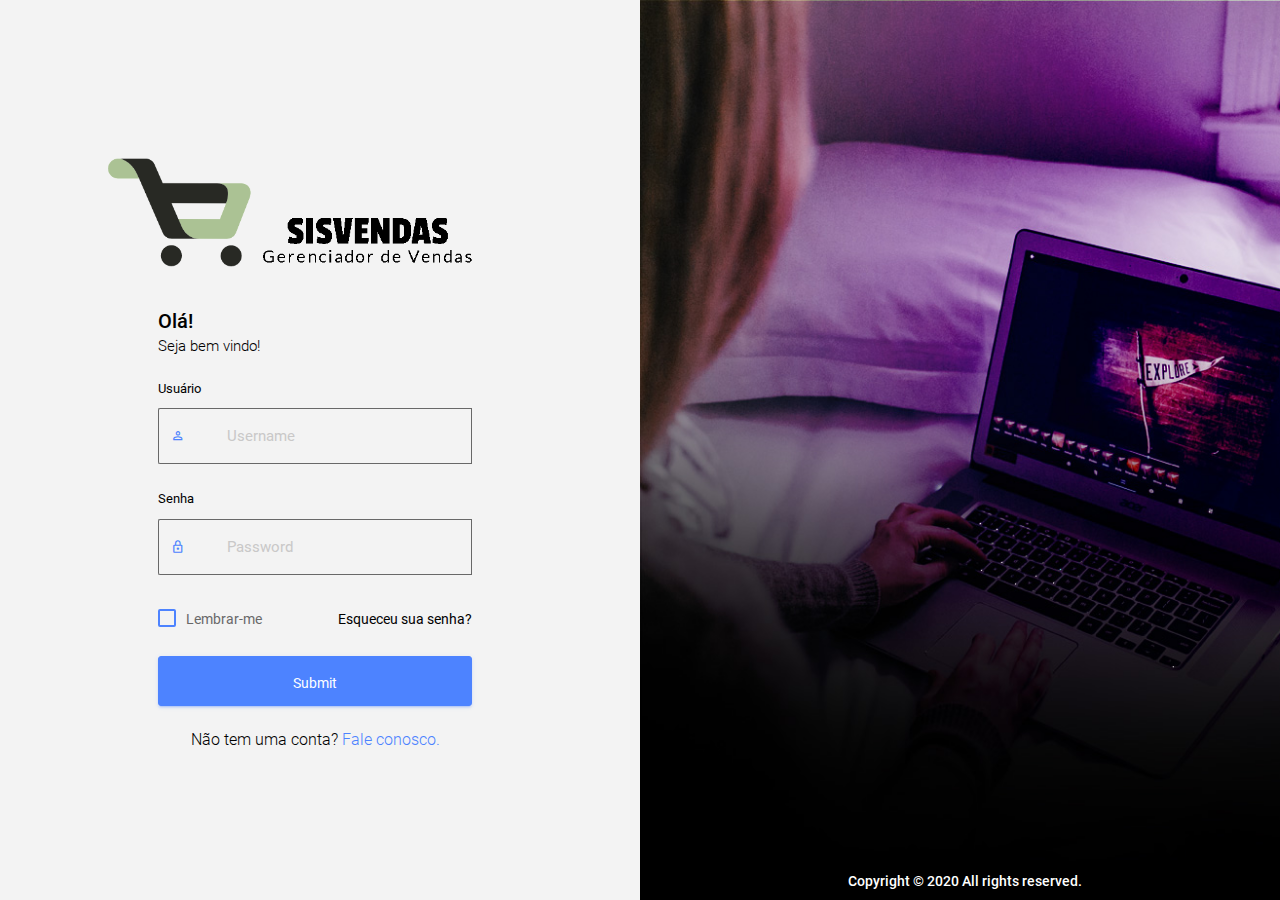
<file: sys-vendas/src/main/webapp/index.html>
<!DOCTYPE html>
<html lang="en">

<head>
  <!-- Required meta tags -->
  <meta charset="utf-8">
  <meta name="viewport" content="width=device-width, initial-scale=1, shrink-to-fit=no">
  <title>Login</title>
  <!-- plugins:css -->
  <link rel="stylesheet" href="magestic/vendors/mdi/css/materialdesignicons.min.css">
  <link rel="stylesheet" href="magestic/vendors/base/vendor.bundle.base.css">
  <!-- endinject -->
  <!-- plugin css for this page -->
  <!-- End plugin css for this page -->
  <!-- inject:css -->
  <link rel="stylesheet" href="magestic/css/style.css">
  <!-- endinject -->
  <link rel="shortcut icon" href="magestic/images/favicon.png" />
</head>

<body>
  <div class="container-scroller">
    <div class="container-fluid page-body-wrapper full-page-wrapper">
      <div class="content-wrapper d-flex align-items-stretch auth auth-img-bg">
        <div class="row flex-grow">
          <div class="col-lg-6 d-flex align-items-center justify-content-center">
            <div class="auth-form-transparent text-left p-3">
              <div class="brand-logo">
                <img  src="img/logo-sisvendas2.png" alt="logo">
           
              </div>
              <h4>Olá!</h4>
              <h6 class="font-weight-light">Seja bem vindo!</h6>
              <form class="pt-3" action="login" method="post">
                <div class="form-group">
                  <label for="exampleInputEmail">Usuário</label>
                  <div class="input-group">
                    <div class="input-group-prepend bg-transparent">
                      <span class="input-group-text bg-transparent border-right-0">
                        <i class="mdi mdi-account-outline text-primary"></i>
                      </span>
                    </div>
                    <input type="text" class="form-control form-control-lg border-left-0" required="required" name="login" id="exampleInputEmail" placeholder="Username">
                  </div>
                </div>
                <div class="form-group">
                  <label for="exampleInputPassword">Senha</label>
                  <div class="input-group">
                    <div class="input-group-prepend bg-transparent">
                      <span class="input-group-text bg-transparent border-right-0">
                        <i class="mdi mdi-lock-outline text-primary"></i>
                      </span>
                    </div>
                    <input type="password" class="form-control form-control-lg border-left-0" required="required" name="senha" id="exampleInputPassword" placeholder="Password">                        
                  </div>
                </div>
                <div class="my-2 d-flex justify-content-between align-items-center">
                  <div class="form-check">
                    <label class="form-check-label text-muted">
                      <input type="checkbox" class="form-check-input">
                      Lembrar-me
                    </label>
                  </div>
                  <a href="contato.html" class="auth-link text-black">Esqueceu sua senha?</a>
                </div>
                <div class="my-3">
                  
                  <input type="submit" name="Entrar" class="btn btn-block btn-primary btn-lg font-weight-medium auth-form-btn">
                </div>
                
                <div class="text-center mt-4 font-weight-light">
                  Não tem uma conta? <a href="contato.html" class="text-primary">Fale conosco.</a>
                </div>
              </form>
            </div>
          </div>
          <div class="col-lg-6 login-half-bg d-flex flex-row">
            <p class="text-white font-weight-medium text-center flex-grow align-self-end">Copyright &copy; 2020  All rights reserved.</p>
          </div>
        </div>
      </div>
      <!-- content-wrapper ends -->
    </div>
    <!-- page-body-wrapper ends -->
  </div>
  <!-- container-scroller -->
  <!-- plugins:js -->
  <script src="magestic/vendors/base/vendor.bundle.base.js"></script>
  <!-- endinject -->
  <!-- inject:js -->
  <script src="magestic/js/off-canvas.js"></script>
  <script src="magestic/js/hoverable-collapse.js"></script>
  <script src="magestic/js/template.js"></script>
  <!-- endinject -->
</body>

</html>
</file>
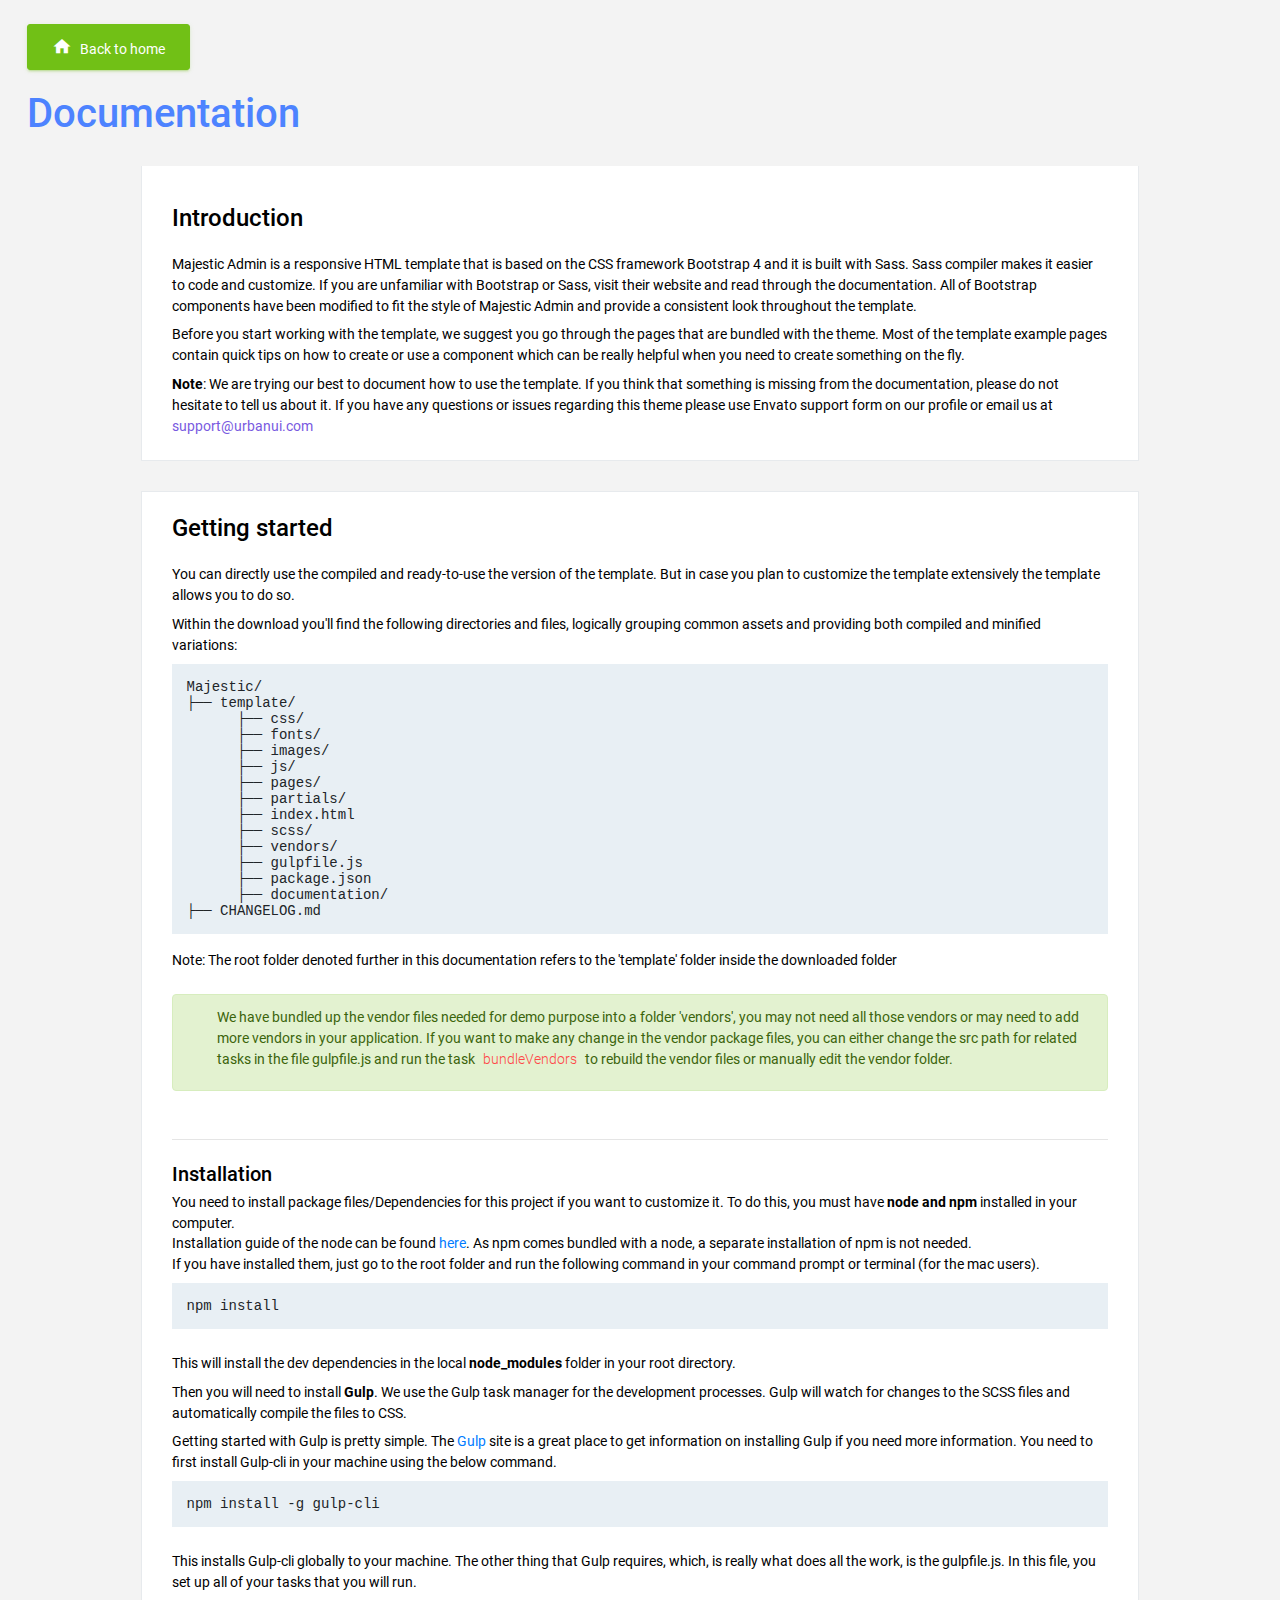
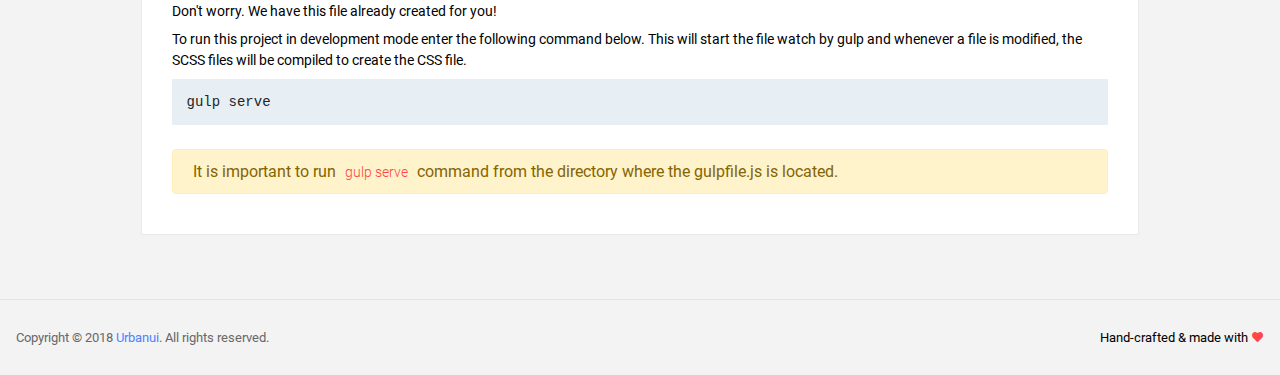
<file: sys-vendas/src/main/webapp/magestic/documentation/documentation.html>
<!DOCTYPE html>
<html lang="en">

<head>
  <!-- Required meta tags -->
  <meta charset="utf-8">
  <meta name="viewport" content="width=device-width, initial-scale=1, shrink-to-fit=no">
  <title>Majestic Admin Dashboard</title>
  <!-- plugins:css -->
  <link rel="stylesheet" href="../vendors/mdi/css/materialdesignicons.min.css">
  <link rel="stylesheet" href="../vendors/base/vendor.bundle.base.css">
  <!-- endinject -->
  <!-- plugin css for this page -->
  <!-- End plugin css for this page -->
  <!-- inject:css -->
  <link rel="stylesheet" href="../css/style.css">
  <!-- endinject -->
  <link rel="shortcut icon" href="../images/favicon.png" />
</head>

<body>
  <div class="container-scroller">
    <div class="container-fluid page-body-wrapper full-page-wrapper">
      <div class="main-panel w-100  documentation">
        <div class="content-wrapper">
          <div class="container-fluid">
            <div class="row">
              <div class="col-12 doc-header">
                <a class="btn btn-success" href="../index.html"><i class="mdi mdi-home mr-2"></i>Back to home</a>
                <h1 class="text-primary mt-4">Documentation</h1>
              </div>
            </div>
            <div class="row doc-content">
              <div class="col-12 col-md-10 offset-md-1">
                <div class="col-12 grid-margin" id="doc-intro">
                    <div class="card">
                        <div class="card-body">
                            <h3 class="mb-4 mt-4">Introduction</h3>
                            <p>Majestic Admin is a responsive HTML template that is based on the CSS framework Bootstrap 4 and it is built with Sass. Sass compiler makes it easier to code and customize. If you are unfamiliar with Bootstrap or Sass, visit their
                                website and read through the documentation. All of Bootstrap components have been modified to fit the style of Majestic Admin and provide a consistent look throughout the template.</p>
                            <p>Before you start working with the template, we suggest you go through the pages that are bundled with the theme. Most of the template example pages contain quick tips on how to create or use a component which can
                                be really helpful when you need to create something on the fly.</p>
                            <p class="d-inline"><strong>Note</strong>: We are trying our best to document how to use the template. If you think that something is missing from the documentation, please do not hesitate to tell us about it. If you have any questions or issues regarding this theme please use Envato support form on our profile or email us at <a class="d-inline text-info" href="mailto:support@urbanui.com">support@urbanui.com</a></p>
                        </div>
                    </div>
                </div>
                <div class="col-12 grid-margin" id="doc-started">
                    <div class="card">
                        <div class="card-body">
                            <h3 class="mb-4">Getting started</h3>
                            <p>You can directly use the compiled and ready-to-use the version of the template. But in case you plan to customize the template extensively the template allows you to do so.</p>
                            <p>Within the download you'll find the following directories and files, logically grouping common assets and providing both compiled and minified variations:</p>
                            <pre>
Majestic/
├── template/
      ├── css/
      ├── fonts/
      ├── images/
      ├── js/
      ├── pages/
      ├── partials/
      ├── index.html
      ├── scss/
      ├── vendors/
      ├── gulpfile.js
      ├── package.json                           
      ├── documentation/
├── CHANGELOG.md</pre>
                            <p class="mt-1">Note: The root folder denoted further in this documentation refers to the 'template' folder inside the downloaded folder</p>
                            <div class="alert alert-success mt-4 d-flex align-items-center" role="alert">
                              <i class="ti-info-alt mr-4"></i>
                              <p>We have bundled up the vendor files needed for demo purpose into a folder 'vendors', you may not need all those vendors or may need to add more vendors in your application. If you want to make any change in the vendor package files, you can either change the src path for related tasks in the file gulpfile.js and run the task <code> bundleVendors </code>  to rebuild the vendor files or manually edit the vendor folder.</p>
                            </div>
                            <hr class="mt-5">
                            <h4 class="mt-4">Installation</h4>
                            <p class="mb-0">
                              You need to install package files/Dependencies for this project if you want to customize it. To do this, you must have <span class="font-weight-bold">node and npm</span> installed in your computer.
                            </p>
                            <p class="mb-0">Installation guide of the node can be found <a href="https://nodejs.org/en/">here</a>. As npm comes bundled with a node, a separate installation of npm is not needed.</p>
                            <p>
                                If you have installed them, just go to the root folder and run the following command in your command prompt or terminal (for the mac users).
                            </p>
                            <pre class="shell-mode">
npm install</pre>
                            <p class="mt-4">
                              This will install the dev dependencies in the local <span class="font-weight-bold">node_modules</span> folder in your root directory.
                            </p>
                            <p class="mt-2">
                              Then you will need to install <span class="font-weight-bold">Gulp</span>. We use the Gulp task manager for the development processes. Gulp will watch for changes to the SCSS files and automatically compile the files to CSS.
                            </p>
                            <p>Getting started with Gulp is pretty simple. The <a href="https://gulpjs.com/" target="_blank">Gulp</a> site is a great place to get information on installing Gulp if you need more information. You need to first install Gulp-cli in your machine using the below command.</p>
                            <pre class="shell-mode">
npm install -g gulp-cli</pre>
                            <p class="mt-4">This installs Gulp-cli globally to your machine. The other thing that Gulp requires, which, is really what does all the work, is the gulpfile.js. In this file, you set up all of your tasks that you will run.</p>
                            <p>Don't worry. We have this file already created for you!</p>
                            <p>To run this project in development mode enter the following command below. This will start the file watch by gulp and whenever a file is modified, the SCSS files will be compiled to create the CSS file.</p>
<pre class="shell-mode">
gulp serve</pre>           
                            <div class="alert alert-warning mt-4" role="alert">
                              <i class="ti-info-alt-outline"></i>It is important to run <code>gulp serve</code> command from the directory where the gulpfile.js is located.
                            </div>
                        </div>
                    </div>
                </div>
              </div>
            </div>
          </div>
        </div>
        <!-- partial:../partials/_footer.html -->

        <footer class="footer">
          <div class="d-sm-flex justify-content-center justify-content-sm-between">
            <span class="text-muted text-center text-sm-left d-block d-sm-inline-block">Copyright © 2018 <a href="https://www.urbanui.com/" target="_blank">Urbanui</a>. All rights reserved.</span>
            <span class="float-none float-sm-right d-block mt-1 mt-sm-0 text-center">Hand-crafted & made with <i class="mdi mdi-heart text-danger"></i></span>
          </div>
        </footer>

        <!-- partial -->
      </div>
    </div>
  </div>
<!-- plugins:js -->
<script src="../vendors/base/vendor.bundle.base.js"></script>
<!-- endinject -->
<!-- inject:js -->
<script src="../js/off-canvas.js"></script>
<script src="../js/hoverable-collapse.js"></script>
<script src="../js/template.js"></script>
<!-- endinject -->
<!-- Custom js for this page-->
<script src="../js/documentation.js"></script> 
<!-- End custom js for this page-->
</body>

</html>
</file>
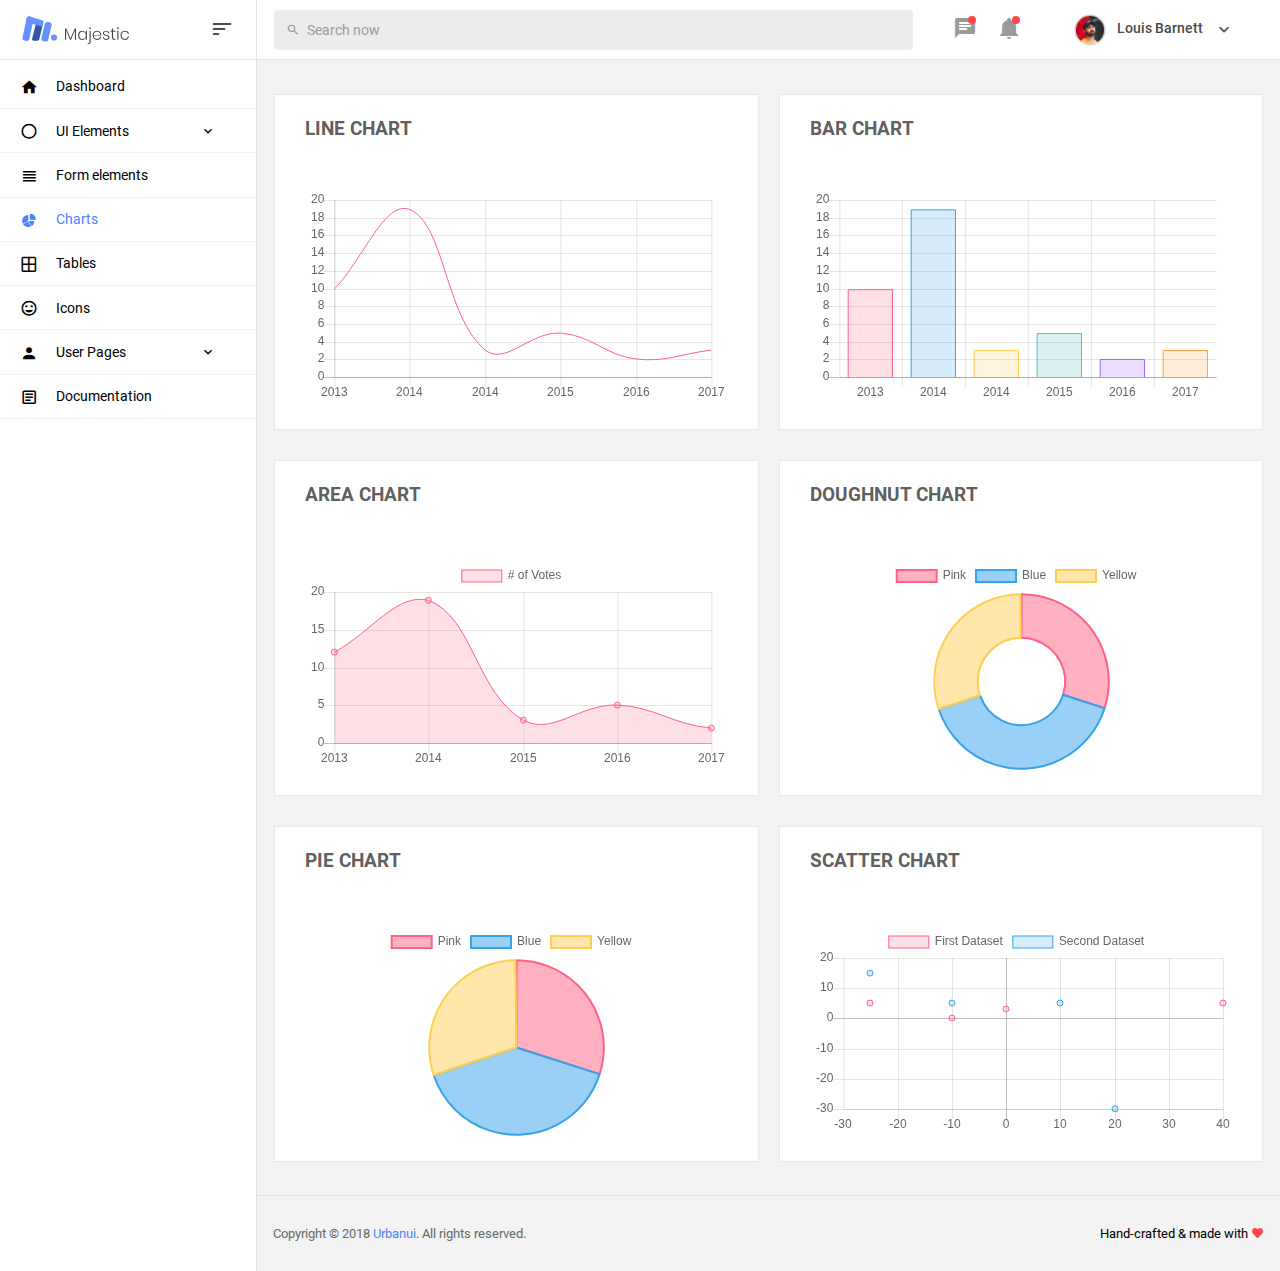
<file: sys-vendas/src/main/webapp/magestic/pages/charts/chartjs.html>
<!DOCTYPE html>
<html lang="en">

<head>
  <!-- Required meta tags -->
  <meta charset="utf-8">
  <meta name="viewport" content="width=device-width, initial-scale=1, shrink-to-fit=no">
  <title>Majestic Admin</title>
  <!-- plugins:css -->
  <link rel="stylesheet" href="../../vendors/mdi/css/materialdesignicons.min.css">
  <link rel="stylesheet" href="../../vendors/base/vendor.bundle.base.css">
  <!-- endinject -->
  <!-- inject:css -->
  <link rel="stylesheet" href="../../css/style.css">
  <!-- endinject -->
  <link rel="shortcut icon" href="../../images/favicon.png" />
</head>

<body>
  <div class="container-scroller">
    <!-- partial:../../partials/_navbar.html -->
    
    <nav class="navbar col-lg-12 col-12 p-0 fixed-top d-flex flex-row">
            <div class="navbar-brand-wrapper d-flex justify-content-center">
        <div class="navbar-brand-inner-wrapper d-flex justify-content-between align-items-center w-100">  
          <a class="navbar-brand brand-logo" href="../../index.html"><img src="../../images/logo.svg" alt="logo"/></a>
          <a class="navbar-brand brand-logo-mini" href="../../index.html"><img src="../../images/logo-mini.svg" alt="logo"/></a>
          <button class="navbar-toggler navbar-toggler align-self-center" type="button" data-toggle="minimize">
            <span class="mdi mdi-sort-variant"></span>
          </button>
        </div>  
      </div>
      <div class="navbar-menu-wrapper d-flex align-items-center justify-content-end">
        <ul class="navbar-nav mr-lg-4 w-100">
          <li class="nav-item nav-search d-none d-lg-block w-100">
            <div class="input-group">
              <div class="input-group-prepend">
                <span class="input-group-text" id="search">
                  <i class="mdi mdi-magnify"></i>
                </span>
              </div>
              <input type="text" class="form-control" placeholder="Search now" aria-label="search" aria-describedby="search">
            </div>
          </li>
        </ul>
        <ul class="navbar-nav navbar-nav-right">
          <li class="nav-item dropdown mr-1">
            <a class="nav-link count-indicator dropdown-toggle d-flex justify-content-center align-items-center" id="messageDropdown" href="#" data-toggle="dropdown">
              <i class="mdi mdi-message-text mx-0"></i>
              <span class="count"></span>
            </a>
            <div class="dropdown-menu dropdown-menu-right navbar-dropdown" aria-labelledby="messageDropdown">
              <p class="mb-0 font-weight-normal float-left dropdown-header">Messages</p>
              <a class="dropdown-item">
                <div class="item-thumbnail">
                    <img src="../../images/faces/face4.jpg" alt="image" class="profile-pic">
                </div>
                <div class="item-content flex-grow">
                  <h6 class="ellipsis font-weight-normal">David Grey
                  </h6>
                  <p class="font-weight-light small-text text-muted mb-0">
                    The meeting is cancelled
                  </p>
                </div>
              </a>
              <a class="dropdown-item">
                <div class="item-thumbnail">
                    <img src="../../images/faces/face2.jpg" alt="image" class="profile-pic">
                </div>
                <div class="item-content flex-grow">
                  <h6 class="ellipsis font-weight-normal">Tim Cook
                  </h6>
                  <p class="font-weight-light small-text text-muted mb-0">
                    New product launch
                  </p>
                </div>
              </a>
              <a class="dropdown-item">
                <div class="item-thumbnail">
                    <img src="../../images/faces/face3.jpg" alt="image" class="profile-pic">
                </div>
                <div class="item-content flex-grow">
                  <h6 class="ellipsis font-weight-normal"> Johnson
                  </h6>
                  <p class="font-weight-light small-text text-muted mb-0">
                    Upcoming board meeting
                  </p>
                </div>
              </a>
            </div>
          </li>
          <li class="nav-item dropdown mr-4">
            <a class="nav-link count-indicator dropdown-toggle d-flex align-items-center justify-content-center notification-dropdown" id="notificationDropdown" href="#" data-toggle="dropdown">
              <i class="mdi mdi-bell mx-0"></i>
              <span class="count"></span>
            </a>
            <div class="dropdown-menu dropdown-menu-right navbar-dropdown" aria-labelledby="notificationDropdown">
              <p class="mb-0 font-weight-normal float-left dropdown-header">Notifications</p>
              <a class="dropdown-item">
                <div class="item-thumbnail">
                  <div class="item-icon bg-success">
                    <i class="mdi mdi-information mx-0"></i>
                  </div>
                </div>
                <div class="item-content">
                  <h6 class="font-weight-normal">Application Error</h6>
                  <p class="font-weight-light small-text mb-0 text-muted">
                    Just now
                  </p>
                </div>
              </a>
              <a class="dropdown-item">
                <div class="item-thumbnail">
                  <div class="item-icon bg-warning">
                    <i class="mdi mdi-settings mx-0"></i>
                  </div>
                </div>
                <div class="item-content">
                  <h6 class="font-weight-normal">Settings</h6>
                  <p class="font-weight-light small-text mb-0 text-muted">
                    Private message
                  </p>
                </div>
              </a>
              <a class="dropdown-item">
                <div class="item-thumbnail">
                  <div class="item-icon bg-info">
                    <i class="mdi mdi-account-box mx-0"></i>
                  </div>
                </div>
                <div class="item-content">
                  <h6 class="font-weight-normal">New user registration</h6>
                  <p class="font-weight-light small-text mb-0 text-muted">
                    2 days ago
                  </p>
                </div>
              </a>
            </div>
          </li>
          <li class="nav-item nav-profile dropdown">
            <a class="nav-link dropdown-toggle" href="#" data-toggle="dropdown" id="profileDropdown">
              <img src="../../images/faces/face5.jpg" alt="profile"/>
              <span class="nav-profile-name">Louis Barnett</span>
            </a>
            <div class="dropdown-menu dropdown-menu-right navbar-dropdown" aria-labelledby="profileDropdown">
              <a class="dropdown-item">
                <i class="mdi mdi-settings text-primary"></i>
                Settings
              </a>
              <a class="dropdown-item">
                <i class="mdi mdi-logout text-primary"></i>
                Logout
              </a>
            </div>
          </li>
        </ul>
        <button class="navbar-toggler navbar-toggler-right d-lg-none align-self-center" type="button" data-toggle="offcanvas">
          <span class="mdi mdi-menu"></span>
        </button>
      </div>
    </nav>
    
    <!-- partial -->
    <div class="container-fluid page-body-wrapper">
      <!-- partial:../../partials/_sidebar.html -->
      <nav class="sidebar sidebar-offcanvas" id="sidebar">
        <ul class="nav">
          <li class="nav-item">
            <a class="nav-link" href="../../index.html">
              <i class="mdi mdi-home menu-icon"></i>
              <span class="menu-title">Dashboard</span>
            </a>
          </li>
          <li class="nav-item">
            <a class="nav-link" data-toggle="collapse" href="#ui-basic" aria-expanded="false" aria-controls="ui-basic">
              <i class="mdi mdi-circle-outline menu-icon"></i>
              <span class="menu-title">UI Elements</span>
              <i class="menu-arrow"></i>
            </a>
            <div class="collapse" id="ui-basic">
              <ul class="nav flex-column sub-menu">
                <li class="nav-item"> <a class="nav-link" href="../../pages/ui-features/buttons.html">Buttons</a></li>
                <li class="nav-item"> <a class="nav-link" href="../../pages/ui-features/typography.html">Typography</a></li>
              </ul>
            </div>
          </li>
          <li class="nav-item">
            <a class="nav-link" href="../../pages/forms/basic_elements.html">
              <i class="mdi mdi-view-headline menu-icon"></i>
              <span class="menu-title">Form elements</span>
            </a>
          </li>
          <li class="nav-item">
            <a class="nav-link" href="../../pages/charts/chartjs.html">
              <i class="mdi mdi-chart-pie menu-icon"></i>
              <span class="menu-title">Charts</span>
            </a>
          </li>
          <li class="nav-item">
            <a class="nav-link" href="../../pages/tables/basic-table.html">
              <i class="mdi mdi-grid-large menu-icon"></i>
              <span class="menu-title">Tables</span>
            </a>
          </li>
          <li class="nav-item">
            <a class="nav-link" href="../../pages/icons/mdi.html">
              <i class="mdi mdi-emoticon menu-icon"></i>
              <span class="menu-title">Icons</span>
            </a>
          </li>
          <li class="nav-item">
            <a class="nav-link" data-toggle="collapse" href="#auth" aria-expanded="false" aria-controls="auth">
              <i class="mdi mdi-account menu-icon"></i>
              <span class="menu-title">User Pages</span>
              <i class="menu-arrow"></i>
            </a>
            <div class="collapse" id="auth">
              <ul class="nav flex-column sub-menu">
                <li class="nav-item"> <a class="nav-link" href="../../pages/samples/login.html"> Login </a></li>
                <li class="nav-item"> <a class="nav-link" href="../../pages/samples/login-2.html"> Login 2 </a></li>
                <li class="nav-item"> <a class="nav-link" href="../../pages/samples/register.html"> Register </a></li>
                <li class="nav-item"> <a class="nav-link" href="../../pages/samples/register-2.html"> Register 2 </a></li>
                <li class="nav-item"> <a class="nav-link" href="../../pages/samples/lock-screen.html"> Lockscreen </a></li>
              </ul>
            </div>
          </li>
          <li class="nav-item">
            <a class="nav-link" href="../../documentation/documentation.html">
              <i class="mdi mdi-file-document-box-outline menu-icon"></i>
              <span class="menu-title">Documentation</span>
            </a>
          </li>
        </ul>
      </nav>
      <!-- partial -->
      <div class="main-panel">
        <div class="content-wrapper">
          <div class="row">
            <div class="col-lg-6 grid-margin stretch-card">
              <div class="card">
                <div class="card-body">
                  <h4 class="card-title">Line chart</h4>
                  <canvas id="lineChart"></canvas>
                </div>
              </div>
            </div>
            <div class="col-lg-6 grid-margin stretch-card">
              <div class="card">
                <div class="card-body">
                  <h4 class="card-title">Bar chart</h4>
                  <canvas id="barChart"></canvas>
                </div>
              </div>
            </div>
          </div>
          <div class="row">
            <div class="col-lg-6 grid-margin stretch-card">
              <div class="card">
                <div class="card-body">
                  <h4 class="card-title">Area chart</h4>
                  <canvas id="areaChart"></canvas>
                </div>
              </div>
            </div>
            <div class="col-lg-6 grid-margin stretch-card">
              <div class="card">
                <div class="card-body">
                  <h4 class="card-title">Doughnut chart</h4>
                  <canvas id="doughnutChart"></canvas>
                </div>
              </div>
            </div>
          </div>
          <div class="row">
            <div class="col-lg-6 grid-margin grid-margin-lg-0 stretch-card">
              <div class="card">
                <div class="card-body">
                  <h4 class="card-title">Pie chart</h4>
                  <canvas id="pieChart"></canvas>
                </div>
              </div>
            </div>
            <div class="col-lg-6 grid-margin grid-margin-lg-0 stretch-card">
              <div class="card">
                <div class="card-body">
                  <h4 class="card-title">Scatter chart</h4>
                  <canvas id="scatterChart"></canvas>
                </div>
              </div>
            </div>
          </div>
        </div>
        <!-- content-wrapper ends -->
        <!-- partial:../../partials/_footer.html -->
        
        
        
        <footer class="footer">
          <div class="d-sm-flex justify-content-center justify-content-sm-between">
            <span class="text-muted text-center text-sm-left d-block d-sm-inline-block">Copyright © 2018 <a href="https://www.urbanui.com/" target="_blank">Urbanui</a>. All rights reserved.</span>
            <span class="float-none float-sm-right d-block mt-1 mt-sm-0 text-center">Hand-crafted & made with <i class="mdi mdi-heart text-danger"></i></span>
          </div>
        </footer>
        
        
        
        <!-- partial -->
      </div>
      <!-- main-panel ends -->
    </div>
    <!-- page-body-wrapper ends -->
  </div>
  <!-- container-scroller -->
  <!-- plugins:js -->
  <script src="../../vendors/base/vendor.bundle.base.js"></script>
  <!-- endinject -->
    <!-- Plugin js for this page-->
    <script src="../../vendors/chart.js/Chart.min.js"></script>
    <!-- End plugin js for this page-->
  <!-- inject:js -->
  <script src="../../js/off-canvas.js"></script>
  <script src="../../js/hoverable-collapse.js"></script>
  <script src="../../js/template.js"></script>
  <!-- endinject -->
  <!-- Custom js for this page-->
  <script src="../../js/chart.js"></script>
  <!-- End custom js for this page-->
</body>

</html>
</file>
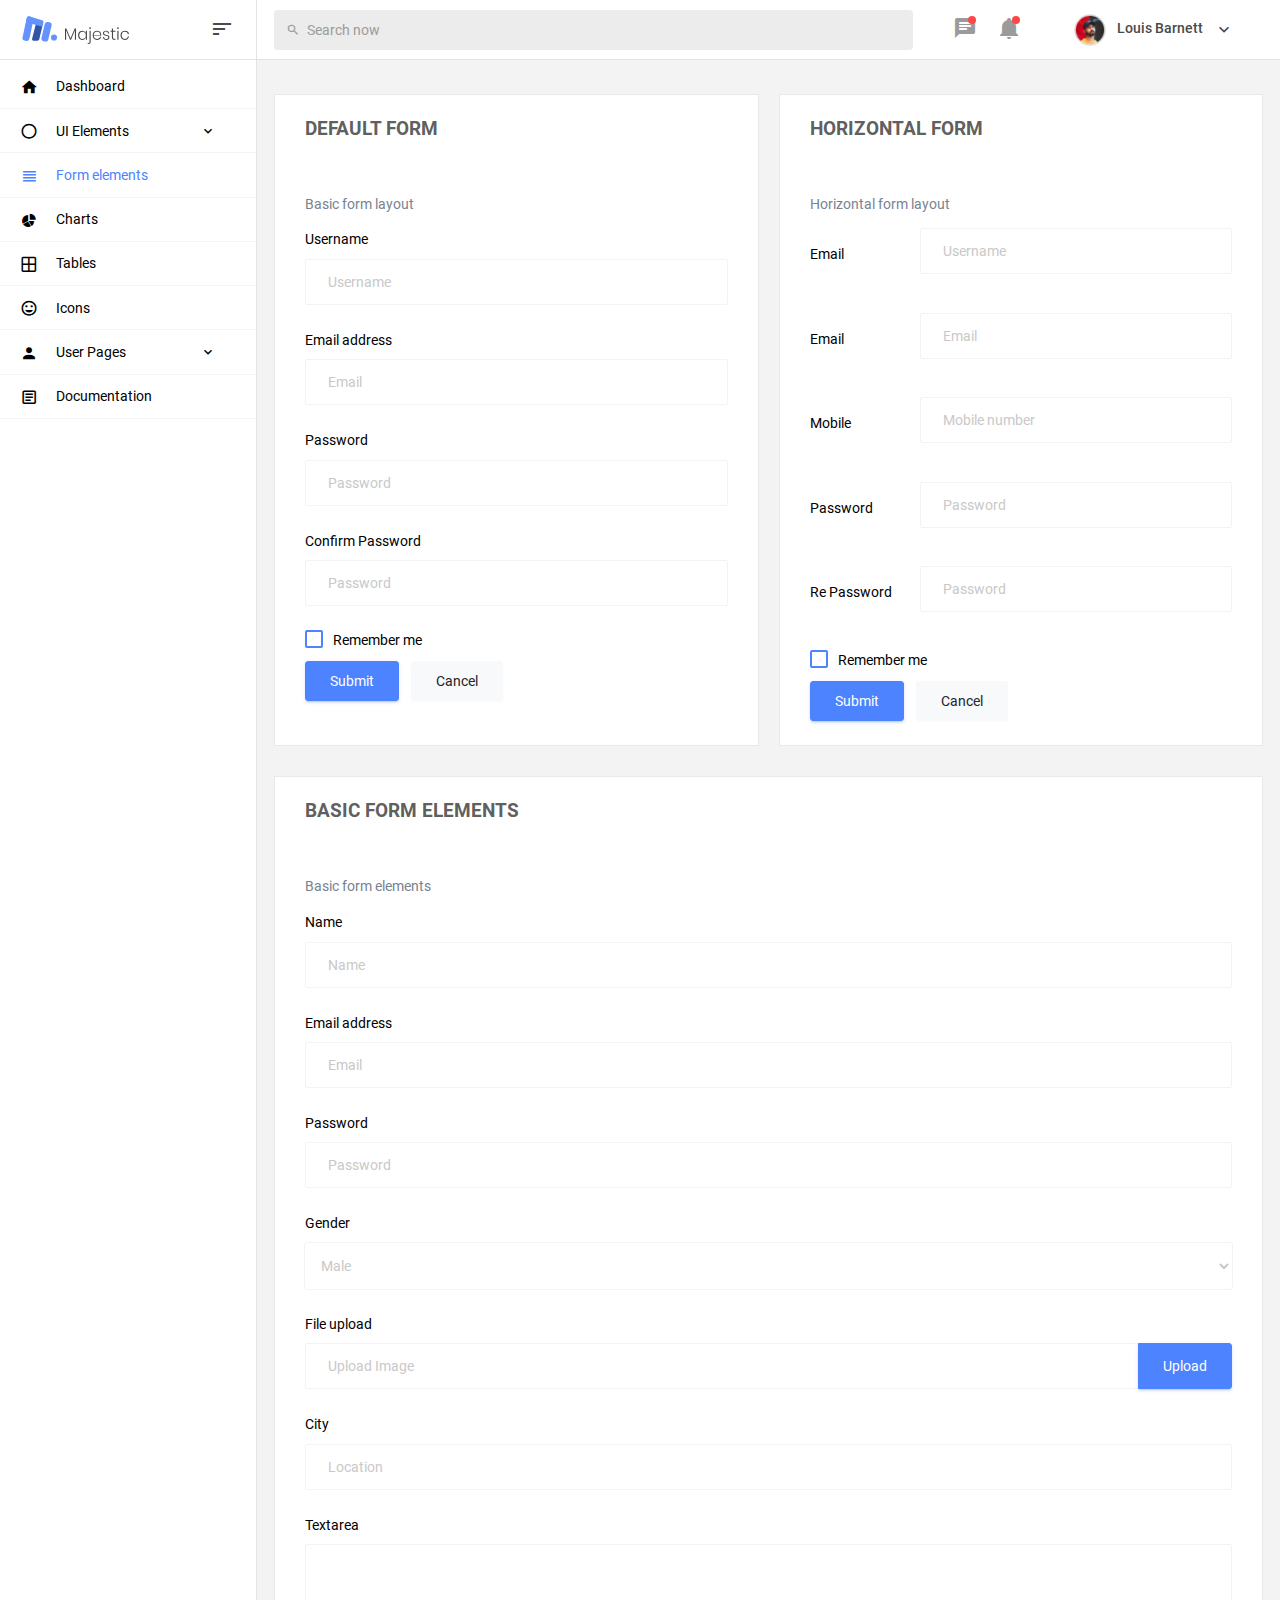
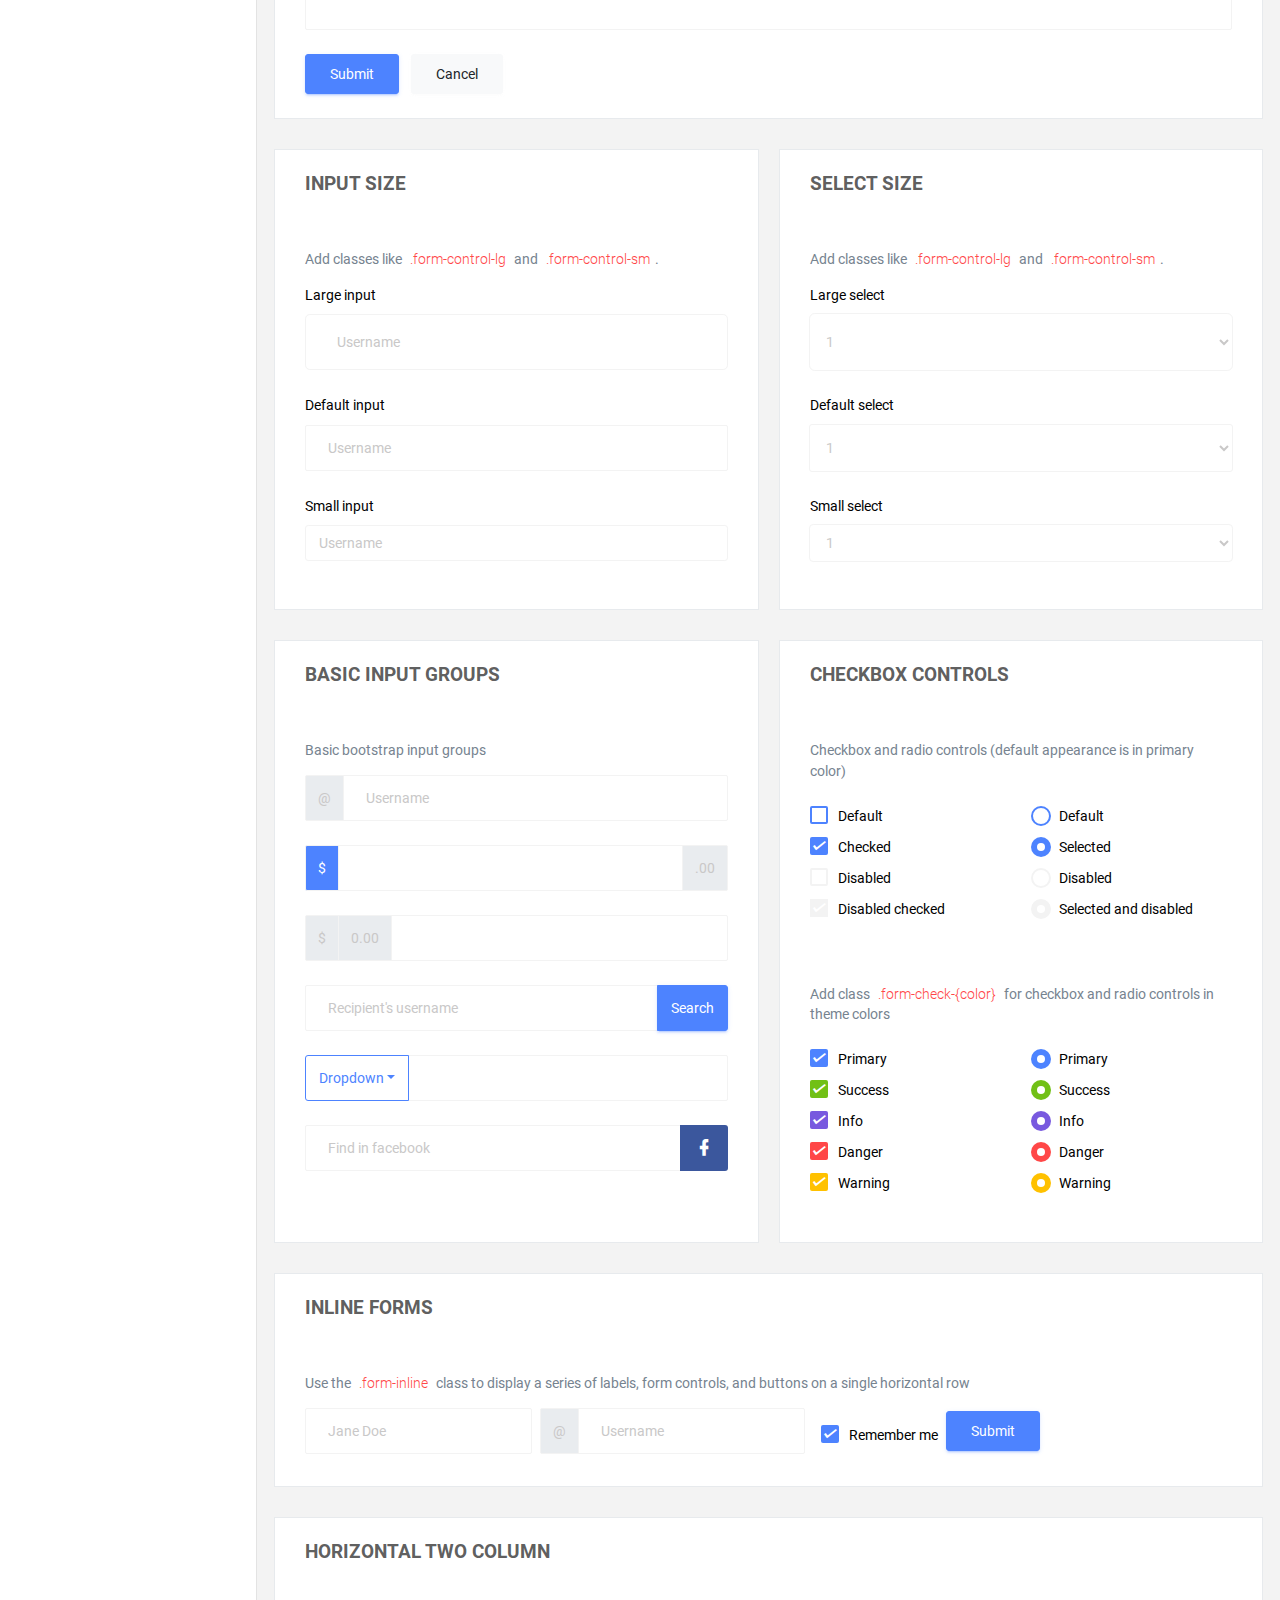
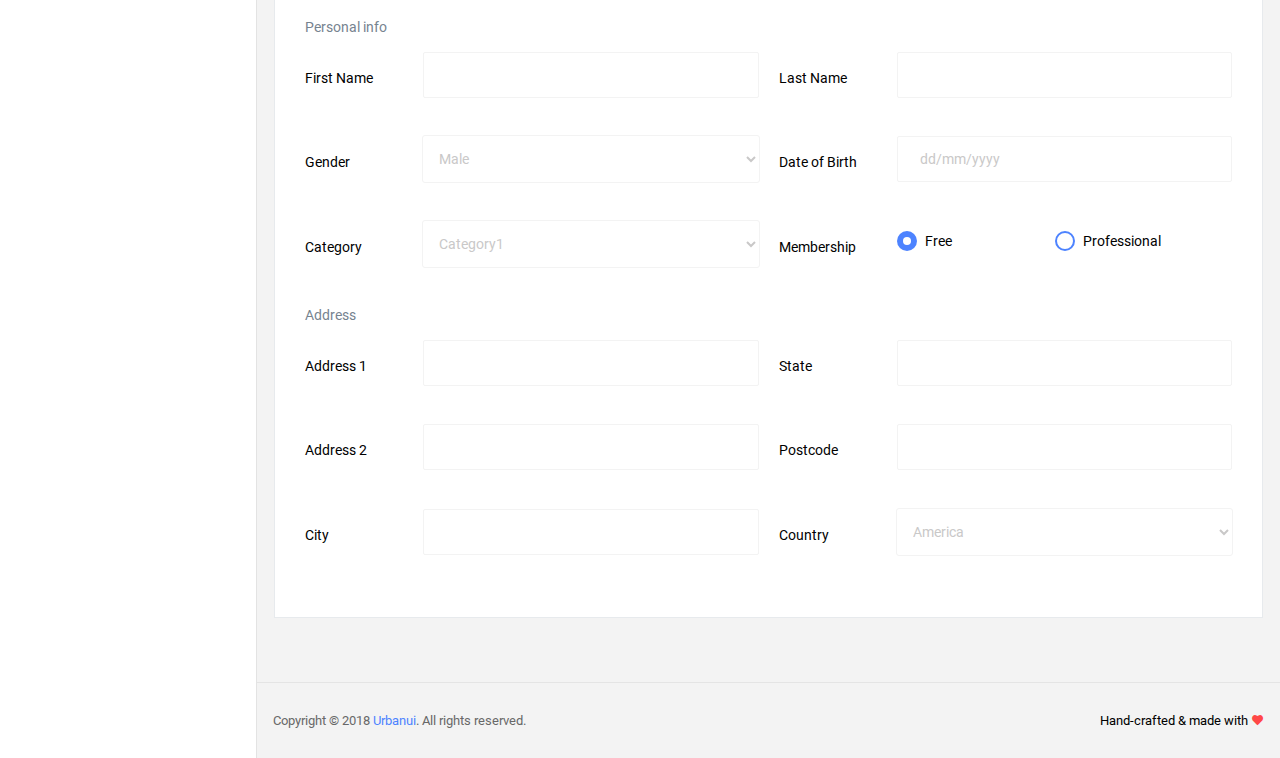
<file: sys-vendas/src/main/webapp/magestic/pages/forms/basic_elements.html>
<!DOCTYPE html>
<html lang="en">

<head>
  <!-- Required meta tags -->
  <meta charset="utf-8">
  <meta name="viewport" content="width=device-width, initial-scale=1, shrink-to-fit=no">
  <title>Majestic Admin</title>
  <!-- plugins:css -->
  <link rel="stylesheet" href="../../vendors/mdi/css/materialdesignicons.min.css">
  <link rel="stylesheet" href="../../vendors/base/vendor.bundle.base.css">
  <!-- endinject -->
  <!-- plugin css for this page -->
  <!-- End plugin css for this page -->
  <!-- inject:css -->
  <link rel="stylesheet" href="../../css/style.css">
  <!-- endinject -->
  <link rel="shortcut icon" href="../../images/favicon.png" />
</head>

<body>
  <div class="container-scroller">
    <!-- partial:../../partials/_navbar.html -->
    
    
    
    <nav class="navbar col-lg-12 col-12 p-0 fixed-top d-flex flex-row">
            <div class="navbar-brand-wrapper d-flex justify-content-center">
        <div class="navbar-brand-inner-wrapper d-flex justify-content-between align-items-center w-100">  
          <a class="navbar-brand brand-logo" href="../../index.html"><img src="../../images/logo.svg" alt="logo"/></a>
          <a class="navbar-brand brand-logo-mini" href="../../index.html"><img src="../../images/logo-mini.svg" alt="logo"/></a>
          <button class="navbar-toggler navbar-toggler align-self-center" type="button" data-toggle="minimize">
            <span class="mdi mdi-sort-variant"></span>
          </button>
        </div>  
      </div>
      <div class="navbar-menu-wrapper d-flex align-items-center justify-content-end">
        <ul class="navbar-nav mr-lg-4 w-100">
          <li class="nav-item nav-search d-none d-lg-block w-100">
            <div class="input-group">
              <div class="input-group-prepend">
                <span class="input-group-text" id="search">
                  <i class="mdi mdi-magnify"></i>
                </span>
              </div>
              <input type="text" class="form-control" placeholder="Search now" aria-label="search" aria-describedby="search">
            </div>
          </li>
        </ul>
        <ul class="navbar-nav navbar-nav-right">
          <li class="nav-item dropdown mr-1">
            <a class="nav-link count-indicator dropdown-toggle d-flex justify-content-center align-items-center" id="messageDropdown" href="#" data-toggle="dropdown">
              <i class="mdi mdi-message-text mx-0"></i>
              <span class="count"></span>
            </a>
            <div class="dropdown-menu dropdown-menu-right navbar-dropdown" aria-labelledby="messageDropdown">
              <p class="mb-0 font-weight-normal float-left dropdown-header">Messages</p>
              <a class="dropdown-item">
                <div class="item-thumbnail">
                    <img src="../../images/faces/face4.jpg" alt="image" class="profile-pic">
                </div>
                <div class="item-content flex-grow">
                  <h6 class="ellipsis font-weight-normal">David Grey
                  </h6>
                  <p class="font-weight-light small-text text-muted mb-0">
                    The meeting is cancelled
                  </p>
                </div>
              </a>
              <a class="dropdown-item">
                <div class="item-thumbnail">
                    <img src="../../images/faces/face2.jpg" alt="image" class="profile-pic">
                </div>
                <div class="item-content flex-grow">
                  <h6 class="ellipsis font-weight-normal">Tim Cook
                  </h6>
                  <p class="font-weight-light small-text text-muted mb-0">
                    New product launch
                  </p>
                </div>
              </a>
              <a class="dropdown-item">
                <div class="item-thumbnail">
                    <img src="../../images/faces/face3.jpg" alt="image" class="profile-pic">
                </div>
                <div class="item-content flex-grow">
                  <h6 class="ellipsis font-weight-normal"> Johnson
                  </h6>
                  <p class="font-weight-light small-text text-muted mb-0">
                    Upcoming board meeting
                  </p>
                </div>
              </a>
            </div>
          </li>
          <li class="nav-item dropdown mr-4">
            <a class="nav-link count-indicator dropdown-toggle d-flex align-items-center justify-content-center notification-dropdown" id="notificationDropdown" href="#" data-toggle="dropdown">
              <i class="mdi mdi-bell mx-0"></i>
              <span class="count"></span>
            </a>
            <div class="dropdown-menu dropdown-menu-right navbar-dropdown" aria-labelledby="notificationDropdown">
              <p class="mb-0 font-weight-normal float-left dropdown-header">Notifications</p>
              <a class="dropdown-item">
                <div class="item-thumbnail">
                  <div class="item-icon bg-success">
                    <i class="mdi mdi-information mx-0"></i>
                  </div>
                </div>
                <div class="item-content">
                  <h6 class="font-weight-normal">Application Error</h6>
                  <p class="font-weight-light small-text mb-0 text-muted">
                    Just now
                  </p>
                </div>
              </a>
              <a class="dropdown-item">
                <div class="item-thumbnail">
                  <div class="item-icon bg-warning">
                    <i class="mdi mdi-settings mx-0"></i>
                  </div>
                </div>
                <div class="item-content">
                  <h6 class="font-weight-normal">Settings</h6>
                  <p class="font-weight-light small-text mb-0 text-muted">
                    Private message
                  </p>
                </div>
              </a>
              <a class="dropdown-item">
                <div class="item-thumbnail">
                  <div class="item-icon bg-info">
                    <i class="mdi mdi-account-box mx-0"></i>
                  </div>
                </div>
                <div class="item-content">
                  <h6 class="font-weight-normal">New user registration</h6>
                  <p class="font-weight-light small-text mb-0 text-muted">
                    2 days ago
                  </p>
                </div>
              </a>
            </div>
          </li>
          <li class="nav-item nav-profile dropdown">
            <a class="nav-link dropdown-toggle" href="#" data-toggle="dropdown" id="profileDropdown">
              <img src="../../images/faces/face5.jpg" alt="profile"/>
              <span class="nav-profile-name">Louis Barnett</span>
            </a>
            <div class="dropdown-menu dropdown-menu-right navbar-dropdown" aria-labelledby="profileDropdown">
              <a class="dropdown-item">
                <i class="mdi mdi-settings text-primary"></i>
                Settings
              </a>
              <a class="dropdown-item">
                <i class="mdi mdi-logout text-primary"></i>
                Logout
              </a>
            </div>
          </li>
        </ul>
        <button class="navbar-toggler navbar-toggler-right d-lg-none align-self-center" type="button" data-toggle="offcanvas">
          <span class="mdi mdi-menu"></span>
        </button>
      </div>
    </nav>
    
    
    
    <!-- partial -->
    <div class="container-fluid page-body-wrapper">
      <!-- partial:../../partials/_sidebar.html -->
      <nav class="sidebar sidebar-offcanvas" id="sidebar">
        <ul class="nav">
          <li class="nav-item">
            <a class="nav-link" href="../../index.html">
              <i class="mdi mdi-home menu-icon"></i>
              <span class="menu-title">Dashboard</span>
            </a>
          </li>
          <li class="nav-item">
            <a class="nav-link" data-toggle="collapse" href="#ui-basic" aria-expanded="false" aria-controls="ui-basic">
              <i class="mdi mdi-circle-outline menu-icon"></i>
              <span class="menu-title">UI Elements</span>
              <i class="menu-arrow"></i>
            </a>
            <div class="collapse" id="ui-basic">
              <ul class="nav flex-column sub-menu">
                <li class="nav-item"> <a class="nav-link" href="../../pages/ui-features/buttons.html">Buttons</a></li>
                <li class="nav-item"> <a class="nav-link" href="../../pages/ui-features/typography.html">Typography</a></li>
              </ul>
            </div>
          </li>
          <li class="nav-item">
            <a class="nav-link" href="../../pages/forms/basic_elements.html">
              <i class="mdi mdi-view-headline menu-icon"></i>
              <span class="menu-title">Form elements</span>
            </a>
          </li>
          <li class="nav-item">
            <a class="nav-link" href="../../pages/charts/chartjs.html">
              <i class="mdi mdi-chart-pie menu-icon"></i>
              <span class="menu-title">Charts</span>
            </a>
          </li>
          <li class="nav-item">
            <a class="nav-link" href="../../pages/tables/basic-table.html">
              <i class="mdi mdi-grid-large menu-icon"></i>
              <span class="menu-title">Tables</span>
            </a>
          </li>
          <li class="nav-item">
            <a class="nav-link" href="../../pages/icons/mdi.html">
              <i class="mdi mdi-emoticon menu-icon"></i>
              <span class="menu-title">Icons</span>
            </a>
          </li>
          <li class="nav-item">
            <a class="nav-link" data-toggle="collapse" href="#auth" aria-expanded="false" aria-controls="auth">
              <i class="mdi mdi-account menu-icon"></i>
              <span class="menu-title">User Pages</span>
              <i class="menu-arrow"></i>
            </a>
            <div class="collapse" id="auth">
              <ul class="nav flex-column sub-menu">
                <li class="nav-item"> <a class="nav-link" href="../../pages/samples/login.html"> Login </a></li>
                <li class="nav-item"> <a class="nav-link" href="../../pages/samples/login-2.html"> Login 2 </a></li>
                <li class="nav-item"> <a class="nav-link" href="../../pages/samples/register.html"> Register </a></li>
                <li class="nav-item"> <a class="nav-link" href="../../pages/samples/register-2.html"> Register 2 </a></li>
                <li class="nav-item"> <a class="nav-link" href="../../pages/samples/lock-screen.html"> Lockscreen </a></li>
              </ul>
            </div>
          </li>
          <li class="nav-item">
            <a class="nav-link" href="../../documentation/documentation.html">
              <i class="mdi mdi-file-document-box-outline menu-icon"></i>
              <span class="menu-title">Documentation</span>
            </a>
          </li>
        </ul>
      </nav>
      <!-- partial -->
      <div class="main-panel">        
        <div class="content-wrapper">
          <div class="row">
            <div class="col-md-6 grid-margin stretch-card">
              <div class="card">
                <div class="card-body">
                  <h4 class="card-title">Default form</h4>
                  <p class="card-description">
                    Basic form layout
                  </p>
                  <form class="forms-sample">
                    <div class="form-group">
                      <label for="exampleInputUsername1">Username</label>
                      <input type="text" class="form-control" id="exampleInputUsername1" placeholder="Username">
                    </div>
                    <div class="form-group">
                      <label for="exampleInputEmail1">Email address</label>
                      <input type="email" class="form-control" id="exampleInputEmail1" placeholder="Email">
                    </div>
                    <div class="form-group">
                      <label for="exampleInputPassword1">Password</label>
                      <input type="password" class="form-control" id="exampleInputPassword1" placeholder="Password">
                    </div>
                    <div class="form-group">
                      <label for="exampleInputConfirmPassword1">Confirm Password</label>
                      <input type="password" class="form-control" id="exampleInputConfirmPassword1" placeholder="Password">
                    </div>
                    <div class="form-check form-check-flat form-check-primary">
                      <label class="form-check-label">
                        <input type="checkbox" class="form-check-input">
                        Remember me
                      </label>
                    </div>
                    <button type="submit" class="btn btn-primary mr-2">Submit</button>
                    <button class="btn btn-light">Cancel</button>
                  </form>
                </div>
              </div>
            </div>
            <div class="col-md-6 grid-margin stretch-card">
              <div class="card">
                <div class="card-body">
                  <h4 class="card-title">Horizontal Form</h4>
                  <p class="card-description">
                    Horizontal form layout
                  </p>
                  <form class="forms-sample">
                    <div class="form-group row">
                      <label for="exampleInputUsername2" class="col-sm-3 col-form-label">Email</label>
                      <div class="col-sm-9">
                        <input type="text" class="form-control" id="exampleInputUsername2" placeholder="Username">
                      </div>
                    </div>
                    <div class="form-group row">
                      <label for="exampleInputEmail2" class="col-sm-3 col-form-label">Email</label>
                      <div class="col-sm-9">
                        <input type="email" class="form-control" id="exampleInputEmail2" placeholder="Email">
                      </div>
                    </div>
                    <div class="form-group row">
                      <label for="exampleInputMobile" class="col-sm-3 col-form-label">Mobile</label>
                      <div class="col-sm-9">
                        <input type="text" class="form-control" id="exampleInputMobile" placeholder="Mobile number">
                      </div>
                    </div>
                    <div class="form-group row">
                      <label for="exampleInputPassword2" class="col-sm-3 col-form-label">Password</label>
                      <div class="col-sm-9">
                        <input type="password" class="form-control" id="exampleInputPassword2" placeholder="Password">
                      </div>
                    </div>
                    <div class="form-group row">
                      <label for="exampleInputConfirmPassword2" class="col-sm-3 col-form-label">Re Password</label>
                      <div class="col-sm-9">
                        <input type="password" class="form-control" id="exampleInputConfirmPassword2" placeholder="Password">
                      </div>
                    </div>
                    <div class="form-check form-check-flat form-check-primary">
                      <label class="form-check-label">
                        <input type="checkbox" class="form-check-input">
                        Remember me
                      </label>
                    </div>
                    <button type="submit" class="btn btn-primary mr-2">Submit</button>
                    <button class="btn btn-light">Cancel</button>
                  </form>
                </div>
              </div>
            </div>
            <div class="col-12 grid-margin stretch-card">
              <div class="card">
                <div class="card-body">
                  <h4 class="card-title">Basic form elements</h4>
                  <p class="card-description">
                    Basic form elements
                  </p>
                  <form class="forms-sample">
                    <div class="form-group">
                      <label for="exampleInputName1">Name</label>
                      <input type="text" class="form-control" id="exampleInputName1" placeholder="Name">
                    </div>
                    <div class="form-group">
                      <label for="exampleInputEmail3">Email address</label>
                      <input type="email" class="form-control" id="exampleInputEmail3" placeholder="Email">
                    </div>
                    <div class="form-group">
                      <label for="exampleInputPassword4">Password</label>
                      <input type="password" class="form-control" id="exampleInputPassword4" placeholder="Password">
                    </div>
                    <div class="form-group">
                      <label for="exampleSelectGender">Gender</label>
                        <select class="form-control" id="exampleSelectGender">
                          <option>Male</option>
                          <option>Female</option>
                        </select>
                      </div>
                    <div class="form-group">
                      <label>File upload</label>
                      <input type="file" name="img[]" class="file-upload-default">
                      <div class="input-group col-xs-12">
                        <input type="text" class="form-control file-upload-info" disabled placeholder="Upload Image">
                        <span class="input-group-append">
                          <button class="file-upload-browse btn btn-primary" type="button">Upload</button>
                        </span>
                      </div>
                    </div>
                    <div class="form-group">
                      <label for="exampleInputCity1">City</label>
                      <input type="text" class="form-control" id="exampleInputCity1" placeholder="Location">
                    </div>
                    <div class="form-group">
                      <label for="exampleTextarea1">Textarea</label>
                      <textarea class="form-control" id="exampleTextarea1" rows="4"></textarea>
                    </div>
                    <button type="submit" class="btn btn-primary mr-2">Submit</button>
                    <button class="btn btn-light">Cancel</button>
                  </form>
                </div>
              </div>
            </div>
            <div class="col-md-6 grid-margin stretch-card">
              <div class="card">
                <div class="card-body">
                  <h4 class="card-title">Input size</h4>
                  <p class="card-description">
                    Add classes like <code>.form-control-lg</code> and <code>.form-control-sm</code>.
                  </p>
                  <div class="form-group">
                    <label>Large input</label>
                    <input type="text" class="form-control form-control-lg" placeholder="Username" aria-label="Username">
                  </div>
                  <div class="form-group">
                    <label>Default input</label>
                    <input type="text" class="form-control" placeholder="Username" aria-label="Username">
                  </div>
                  <div class="form-group">
                    <label>Small input</label>
                    <input type="text" class="form-control form-control-sm" placeholder="Username" aria-label="Username">
                  </div>
                </div>
              </div>
            </div>
            <div class="col-md-6 grid-margin stretch-card">
              <div class="card">
                <div class="card-body">
                  <h4 class="card-title">Select size</h4>
                  <p class="card-description">
                    Add classes like <code>.form-control-lg</code> and <code>.form-control-sm</code>.                    
                  </p>
                  <div class="form-group">
                    <label for="exampleFormControlSelect1">Large select</label>
                    <select class="form-control form-control-lg" id="exampleFormControlSelect1">
                      <option>1</option>
                      <option>2</option>
                      <option>3</option>
                      <option>4</option>
                      <option>5</option>
                    </select>
                  </div>
                  <div class="form-group">
                    <label for="exampleFormControlSelect2">Default select</label>
                    <select class="form-control" id="exampleFormControlSelect2">
                      <option>1</option>
                      <option>2</option>
                      <option>3</option>
                      <option>4</option>
                      <option>5</option>
                    </select>
                  </div>
                  <div class="form-group">
                    <label for="exampleFormControlSelect3">Small select</label>
                    <select class="form-control form-control-sm" id="exampleFormControlSelect3">
                      <option>1</option>
                      <option>2</option>
                      <option>3</option>
                      <option>4</option>
                      <option>5</option>
                    </select>
                  </div>
                </div>
              </div>
            </div>
            <div class="col-md-6 grid-margin stretch-card">
              <div class="card">
                <div class="card-body">
                  <h4 class="card-title">Basic input groups</h4>
                  <p class="card-description">
                    Basic bootstrap input groups
                  </p>
                  <div class="form-group">
                    <div class="input-group">
                      <div class="input-group-prepend">
                        <span class="input-group-text">@</span>
                      </div>
                      <input type="text" class="form-control" placeholder="Username" aria-label="Username">
                    </div>
                  </div>
                  <div class="form-group">
                    <div class="input-group">
                      <div class="input-group-prepend">
                        <span class="input-group-text bg-primary text-white">$</span>
                      </div>
                      <input type="text" class="form-control" aria-label="Amount (to the nearest dollar)">
                      <div class="input-group-append">
                        <span class="input-group-text">.00</span>
                      </div>
                    </div>
                  </div>
                  <div class="form-group">
                    <div class="input-group">
                      <div class="input-group-prepend">
                        <span class="input-group-text">$</span>
                      </div>
                      <div class="input-group-prepend">
                        <span class="input-group-text">0.00</span>
                      </div>
                      <input type="text" class="form-control" aria-label="Amount (to the nearest dollar)">
                    </div>
                  </div>
                  <div class="form-group">
                    <div class="input-group">
                      <input type="text" class="form-control" placeholder="Recipient's username" aria-label="Recipient's username">
                      <div class="input-group-append">
                        <button class="btn btn-sm btn-primary" type="button">Search</button>
                      </div>
                    </div>
                  </div>
                  <div class="form-group">
                    <div class="input-group">
                      <div class="input-group-prepend">
                        <button class="btn btn-sm btn-outline-primary dropdown-toggle" type="button" data-toggle="dropdown" aria-haspopup="true" aria-expanded="false">Dropdown</button>
                        <div class="dropdown-menu">
                          <a class="dropdown-item" href="#">Action</a>
                          <a class="dropdown-item" href="#">Another action</a>
                          <a class="dropdown-item" href="#">Something else here</a>
                          <div role="separator" class="dropdown-divider"></div>
                          <a class="dropdown-item" href="#">Separated link</a>
                        </div>
                      </div>
                      <input type="text" class="form-control" aria-label="Text input with dropdown button">
                    </div>
                  </div>
                  <div class="form-group">
                    <div class="input-group">
                      <input type="text" class="form-control" placeholder="Find in facebook" aria-label="Recipient's username">
                      <div class="input-group-append">
                        <button class="btn btn-sm btn-facebook" type="button">
                          <i class="mdi mdi-facebook"></i>
                        </button>
                      </div>
                    </div>
                  </div>
                </div>
              </div>
            </div>
            <div class="col-md-6 grid-margin stretch-card">
              <div class="card">
                <div class="card-body">
                  <h4 class="card-title">Checkbox Controls</h4>
                  <p class="card-description">Checkbox and radio controls (default appearance is in primary color)</p>
                  <form>
                    <div class="row">
                      <div class="col-md-6">
                        <div class="form-group">
                          <div class="form-check">
                            <label class="form-check-label">
                              <input type="checkbox" class="form-check-input">
                              Default
                            </label>
                          </div>
                          <div class="form-check">
                            <label class="form-check-label">
                              <input type="checkbox" class="form-check-input" checked>
                              Checked
                            </label>
                          </div>
                          <div class="form-check">
                            <label class="form-check-label">
                              <input type="checkbox" class="form-check-input" disabled>
                              Disabled
                            </label>
                          </div>
                          <div class="form-check">
                            <label class="form-check-label">
                              <input type="checkbox" class="form-check-input" disabled checked>
                              Disabled checked
                            </label>
                          </div>
                        </div>
                      </div>
                      <div class="col-md-6">
                        <div class="form-group">
                          <div class="form-check">
                            <label class="form-check-label">
                              <input type="radio" class="form-check-input" name="optionsRadios" id="optionsRadios1" value="">
                              Default
                            </label>
                          </div>
                          <div class="form-check">
                            <label class="form-check-label">
                              <input type="radio" class="form-check-input" name="optionsRadios" id="optionsRadios2" value="option2" checked>
                              Selected
                            </label>
                          </div>
                          <div class="form-check">
                            <label class="form-check-label">
                              <input type="radio" class="form-check-input" name="optionsRadios2" id="optionsRadios3" value="option3" disabled>
                              Disabled
                            </label>
                          </div>
                          <div class="form-check">
                            <label class="form-check-label">
                              <input type="radio" class="form-check-input" name="optionsRadio2" id="optionsRadios4" value="option4" disabled checked>
                              Selected and disabled
                            </label>
                          </div>
                        </div>
                      </div>
                    </div>
                  </form>
                </div>
                <div class="card-body">
                  <p class="card-description">Add class <code>.form-check-{color}</code> for checkbox and radio controls in theme colors</p>
                  <form>
                    <div class="row">
                      <div class="col-md-6">
                        <div class="form-group">
                          <div class="form-check form-check-primary">
                            <label class="form-check-label">
                              <input type="checkbox" class="form-check-input" checked>
                              Primary
                            </label>
                          </div>
                          <div class="form-check form-check-success">
                            <label class="form-check-label">
                              <input type="checkbox" class="form-check-input" checked>
                              Success
                            </label>
                          </div>
                          <div class="form-check form-check-info">
                            <label class="form-check-label">
                              <input type="checkbox" class="form-check-input" checked>
                              Info
                            </label>
                          </div>
                          <div class="form-check form-check-danger">
                            <label class="form-check-label">
                              <input type="checkbox" class="form-check-input" checked>
                              Danger
                            </label>
                          </div>
                          <div class="form-check form-check-warning">
                            <label class="form-check-label">
                              <input type="checkbox" class="form-check-input" checked>
                              Warning
                            </label>
                          </div>
                        </div>
                      </div>
                      <div class="col-md-6">
                        <div class="form-group">
                          <div class="form-check form-check-primary">
                            <label class="form-check-label">
                              <input type="radio" class="form-check-input" name="ExampleRadio1" id="ExampleRadio1" checked>
                              Primary
                            </label>
                          </div>
                          <div class="form-check form-check-success">
                            <label class="form-check-label">
                              <input type="radio" class="form-check-input" name="ExampleRadio2" id="ExampleRadio2" checked>
                              Success
                            </label>
                          </div>
                          <div class="form-check form-check-info">
                            <label class="form-check-label">
                              <input type="radio" class="form-check-input" name="ExampleRadio3" id="ExampleRadio3" checked>
                              Info
                            </label>
                          </div>
                          <div class="form-check form-check-danger">
                            <label class="form-check-label">
                              <input type="radio" class="form-check-input" name="ExampleRadio4" id="ExampleRadio4" checked>
                              Danger
                            </label>
                          </div>
                          <div class="form-check form-check-warning">
                            <label class="form-check-label">
                              <input type="radio" class="form-check-input" name="ExampleRadio5" id="ExampleRadio5" checked>
                              Warning
                            </label>
                          </div>
                        </div>
                      </div>
                    </div>
                  </form>
                </div>
              </div>
            </div>
            <div class="col-12 grid-margin stretch-card">
              <div class="card">
                <div class="card-body">
                  <h4 class="card-title">Inline forms</h4>
                  <p class="card-description">
                    Use the <code>.form-inline</code> class to display a series of labels, form controls, and buttons on a single horizontal row
                  </p>
                  <form class="form-inline">
                    <label class="sr-only" for="inlineFormInputName2">Name</label>
                    <input type="text" class="form-control mb-2 mr-sm-2" id="inlineFormInputName2" placeholder="Jane Doe">
                  
                    <label class="sr-only" for="inlineFormInputGroupUsername2">Username</label>
                    <div class="input-group mb-2 mr-sm-2">
                      <div class="input-group-prepend">
                        <div class="input-group-text">@</div>
                      </div>
                      <input type="text" class="form-control" id="inlineFormInputGroupUsername2" placeholder="Username">
                    </div>
                    <div class="form-check mx-sm-2">
                      <label class="form-check-label">
                        <input type="checkbox" class="form-check-input" checked>
                        Remember me
                      </label>
                    </div>
                    <button type="submit" class="btn btn-primary mb-2">Submit</button>
                  </form>
                </div>
              </div>
            </div>
            <div class="col-12 grid-margin">
              <div class="card">
                <div class="card-body">
                  <h4 class="card-title">Horizontal Two column</h4>
                  <form class="form-sample">
                    <p class="card-description">
                      Personal info
                    </p>
                    <div class="row">
                      <div class="col-md-6">
                        <div class="form-group row">
                          <label class="col-sm-3 col-form-label">First Name</label>
                          <div class="col-sm-9">
                            <input type="text" class="form-control" />
                          </div>
                        </div>
                      </div>
                      <div class="col-md-6">
                        <div class="form-group row">
                          <label class="col-sm-3 col-form-label">Last Name</label>
                          <div class="col-sm-9">
                            <input type="text" class="form-control" />
                          </div>
                        </div>
                      </div>
                    </div>
                    <div class="row">
                      <div class="col-md-6">
                        <div class="form-group row">
                          <label class="col-sm-3 col-form-label">Gender</label>
                          <div class="col-sm-9">
                            <select class="form-control">
                              <option>Male</option>
                              <option>Female</option>
                            </select>
                          </div>
                        </div>
                      </div>
                      <div class="col-md-6">
                        <div class="form-group row">
                          <label class="col-sm-3 col-form-label">Date of Birth</label>
                          <div class="col-sm-9">
                            <input class="form-control" placeholder="dd/mm/yyyy"/>
                          </div>
                        </div>
                      </div>
                    </div>
                    <div class="row">
                      <div class="col-md-6">
                        <div class="form-group row">
                          <label class="col-sm-3 col-form-label">Category</label>
                          <div class="col-sm-9">
                            <select class="form-control">
                              <option>Category1</option>
                              <option>Category2</option>
                              <option>Category3</option>
                              <option>Category4</option>
                            </select>
                          </div>
                        </div>
                      </div>
                      <div class="col-md-6">
                        <div class="form-group row">
                          <label class="col-sm-3 col-form-label">Membership</label>
                          <div class="col-sm-4">
                            <div class="form-check">
                              <label class="form-check-label">
                                <input type="radio" class="form-check-input" name="membershipRadios" id="membershipRadios1" value="" checked>
                                Free
                              </label>
                            </div>
                          </div>
                          <div class="col-sm-5">
                            <div class="form-check">
                              <label class="form-check-label">
                                <input type="radio" class="form-check-input" name="membershipRadios" id="membershipRadios2" value="option2">
                                Professional
                              </label>
                            </div>
                          </div>
                        </div>
                      </div>
                    </div>
                    <p class="card-description">
                      Address
                    </p>
                    <div class="row">
                      <div class="col-md-6">
                        <div class="form-group row">
                          <label class="col-sm-3 col-form-label">Address 1</label>
                          <div class="col-sm-9">
                            <input type="text" class="form-control" />
                          </div>
                        </div>
                      </div>
                      <div class="col-md-6">
                        <div class="form-group row">
                          <label class="col-sm-3 col-form-label">State</label>
                          <div class="col-sm-9">
                            <input type="text" class="form-control" />
                          </div>
                        </div>
                      </div>
                    </div>
                    <div class="row">
                      <div class="col-md-6">
                        <div class="form-group row">
                          <label class="col-sm-3 col-form-label">Address 2</label>
                          <div class="col-sm-9">
                            <input type="text" class="form-control" />
                          </div>
                        </div>
                      </div>
                      <div class="col-md-6">
                        <div class="form-group row">
                          <label class="col-sm-3 col-form-label">Postcode</label>
                          <div class="col-sm-9">
                            <input type="text" class="form-control" />
                          </div>
                        </div>
                      </div>
                    </div>
                    <div class="row">
                      <div class="col-md-6">
                        <div class="form-group row">
                          <label class="col-sm-3 col-form-label">City</label>
                          <div class="col-sm-9">
                            <input type="text" class="form-control" />
                          </div>
                        </div>
                      </div>
                      <div class="col-md-6">
                        <div class="form-group row">
                          <label class="col-sm-3 col-form-label">Country</label>
                          <div class="col-sm-9">
                            <select class="form-control">
                              <option>America</option>
                              <option>Italy</option>
                              <option>Russia</option>
                              <option>Britain</option>
                            </select>
                          </div>
                        </div>
                      </div>
                    </div>
                  </form>
                </div>
              </div>
            </div>
          </div>
        </div>
        <!-- content-wrapper ends -->
        <!-- partial:../../partials/_footer.html -->
        <footer class="footer">
          <div class="d-sm-flex justify-content-center justify-content-sm-between">
            <span class="text-muted text-center text-sm-left d-block d-sm-inline-block">Copyright © 2018 <a href="https://www.urbanui.com/" target="_blank">Urbanui</a>. All rights reserved.</span>
            <span class="float-none float-sm-right d-block mt-1 mt-sm-0 text-center">Hand-crafted & made with <i class="mdi mdi-heart text-danger"></i></span>
          </div>
        </footer>
        <!-- partial -->
      </div>
      <!-- main-panel ends -->
    </div>
    <!-- page-body-wrapper ends -->
  </div>
  <!-- container-scroller -->
  <!-- plugins:js -->
  <script src="../../vendors/base/vendor.bundle.base.js"></script>
  <!-- endinject -->
  <!-- inject:js -->
  <script src="../../js/off-canvas.js"></script>
  <script src="../../js/hoverable-collapse.js"></script>
  <script src="../../js/template.js"></script>
  <!-- endinject -->
  <!-- Custom js for this page-->
  <script src="../../js/file-upload.js"></script>
  <!-- End custom js for this page-->
</body>

</html>
</file>
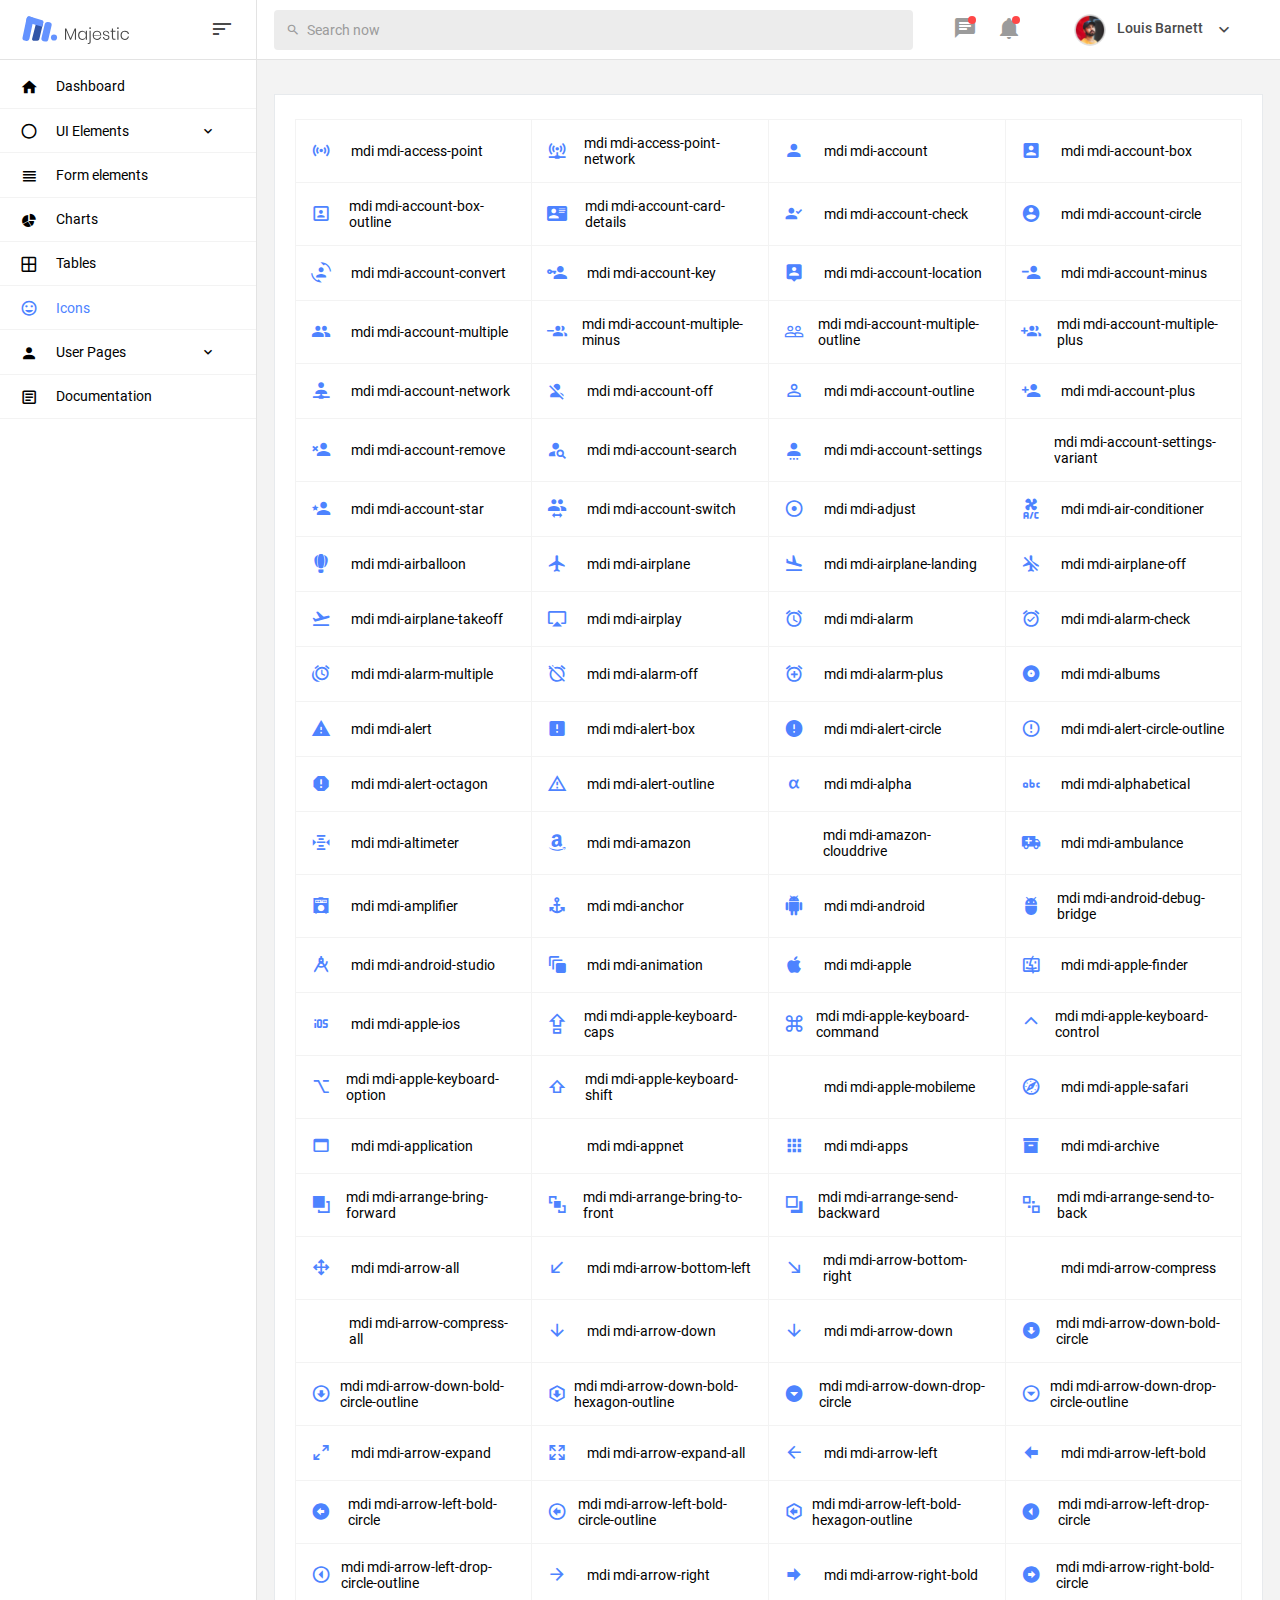
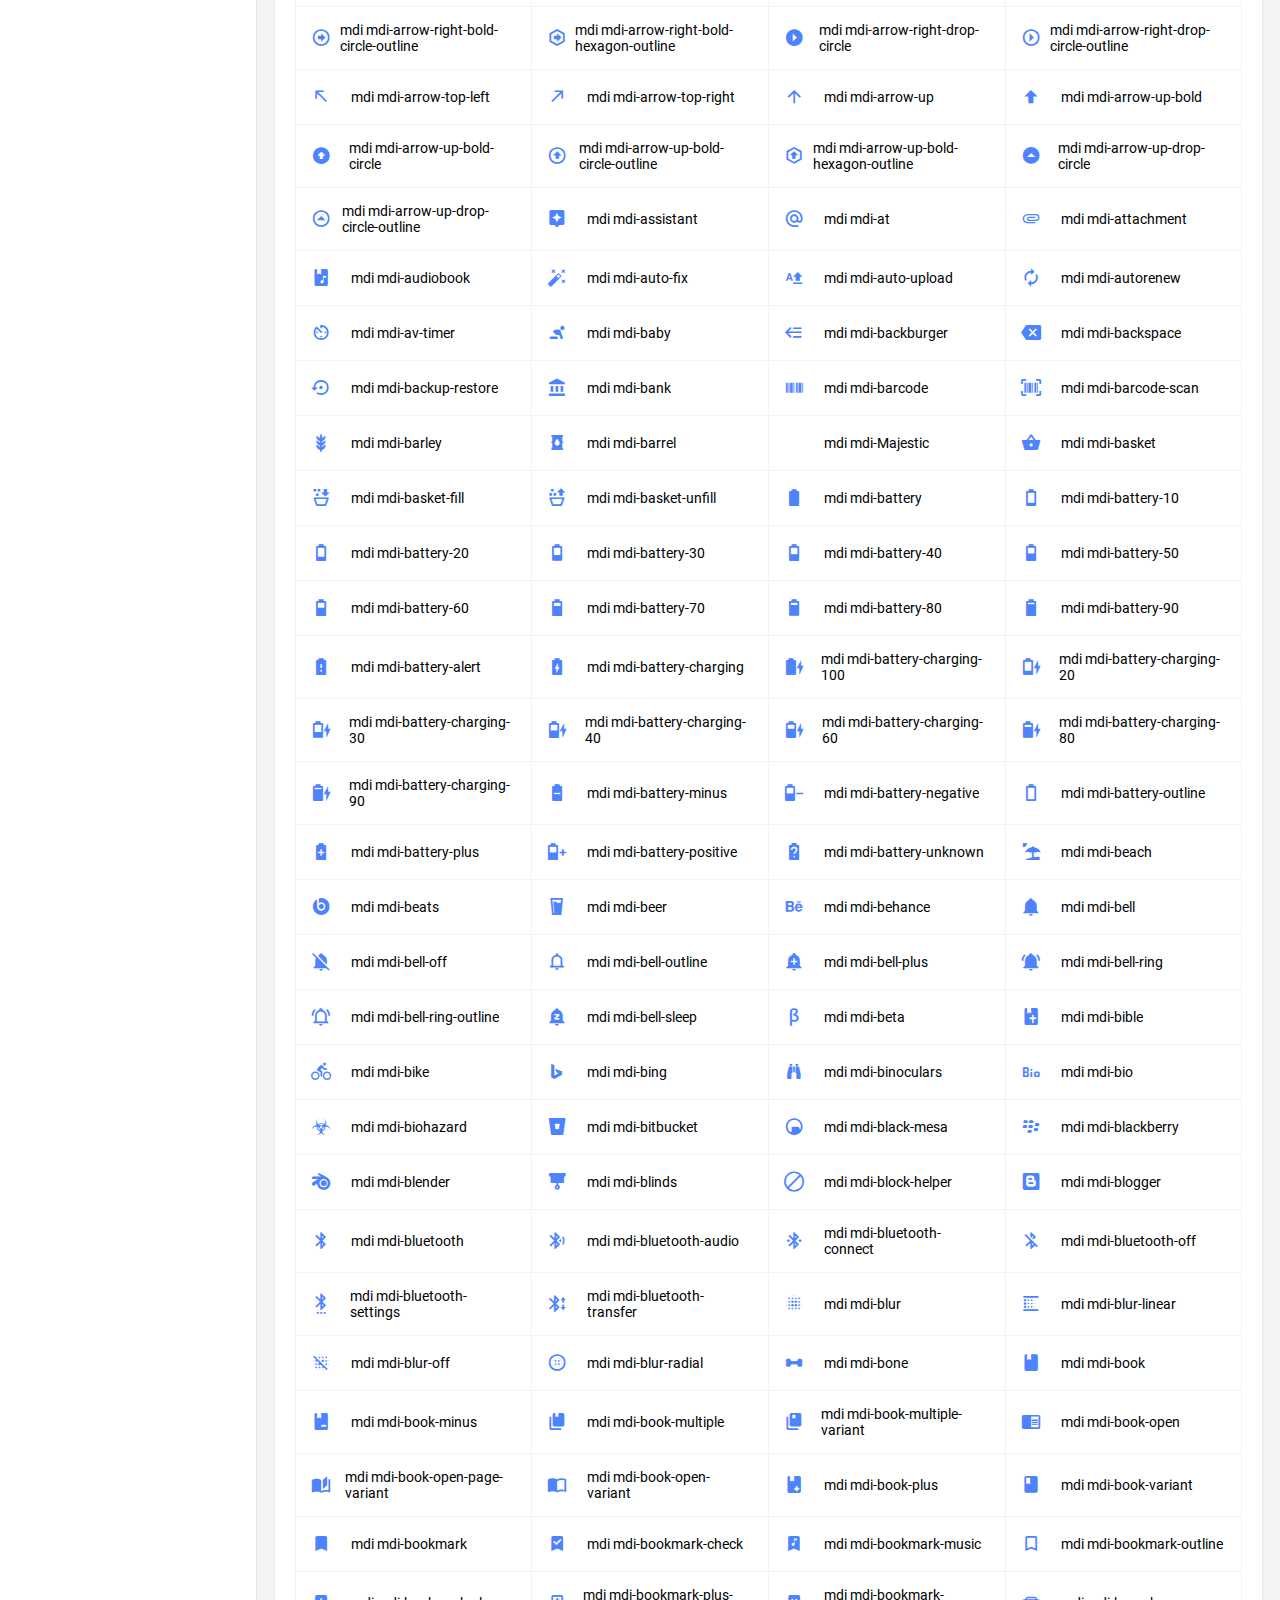
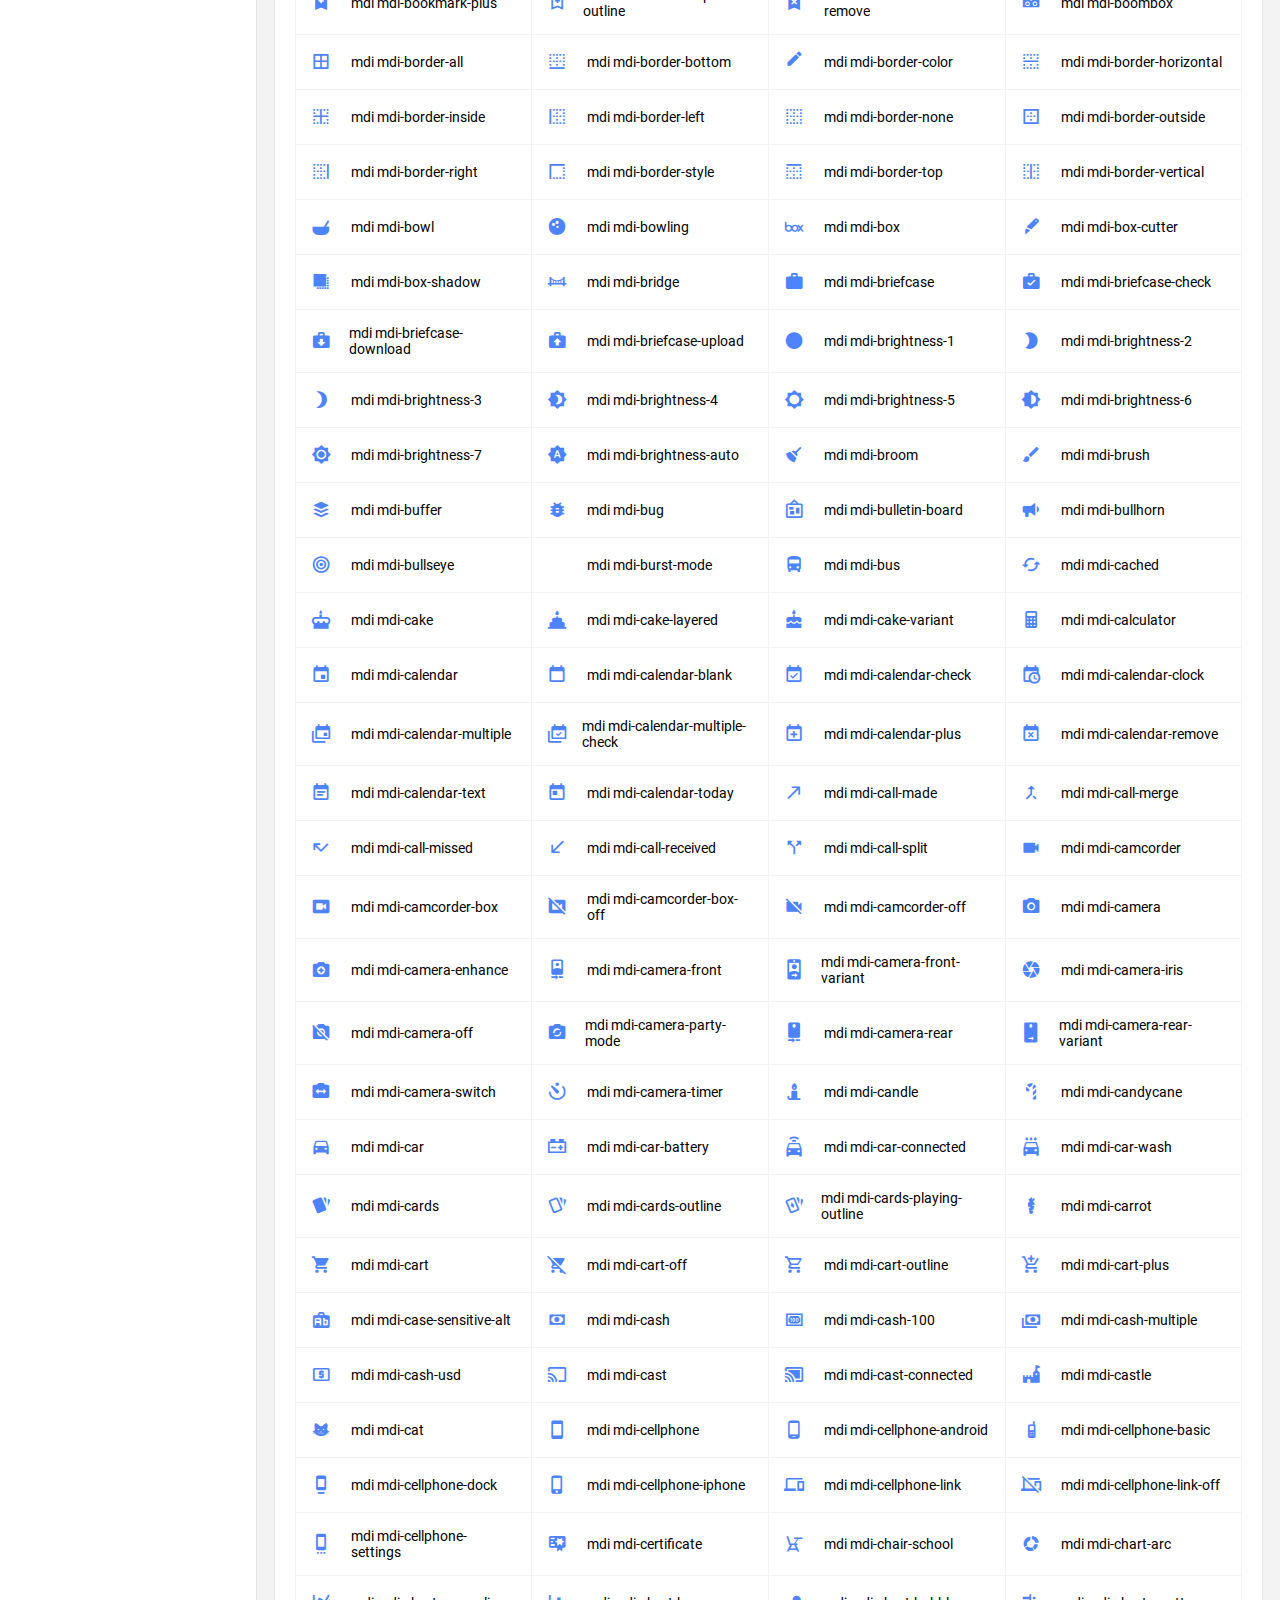
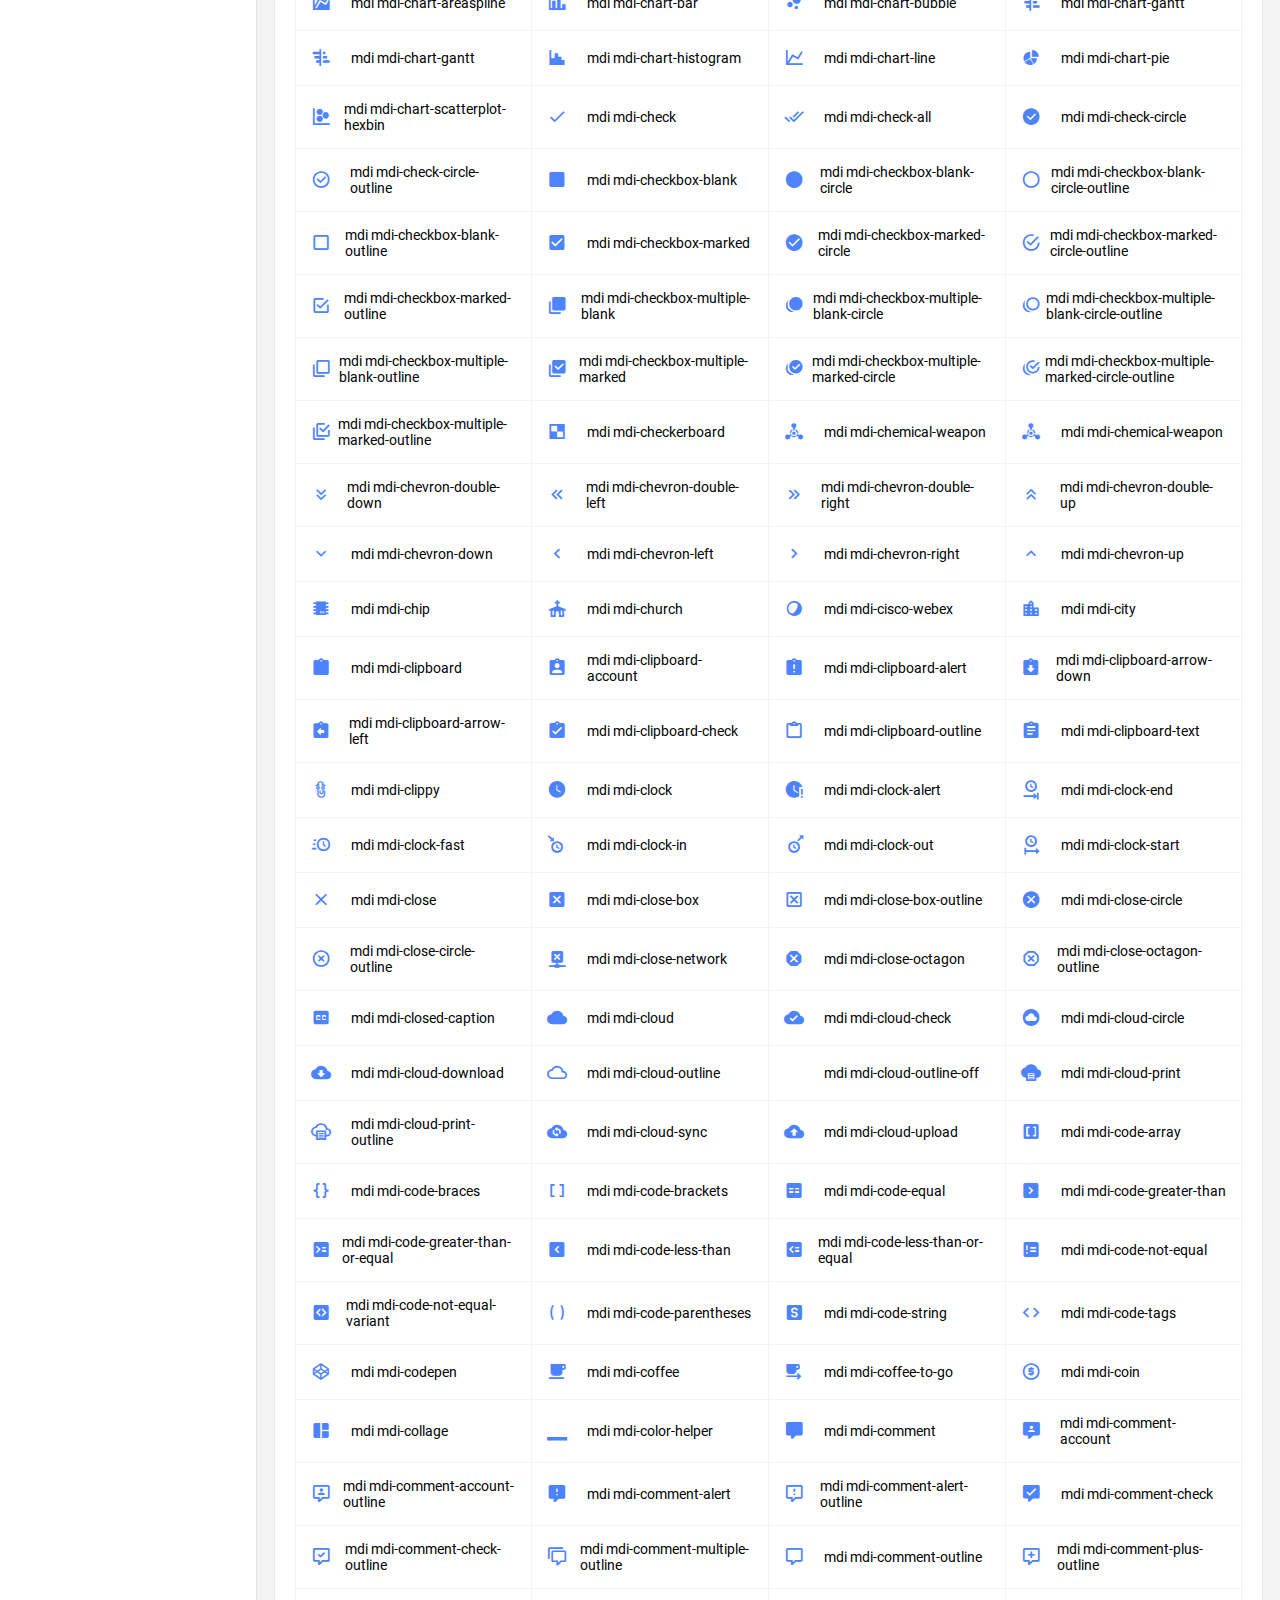
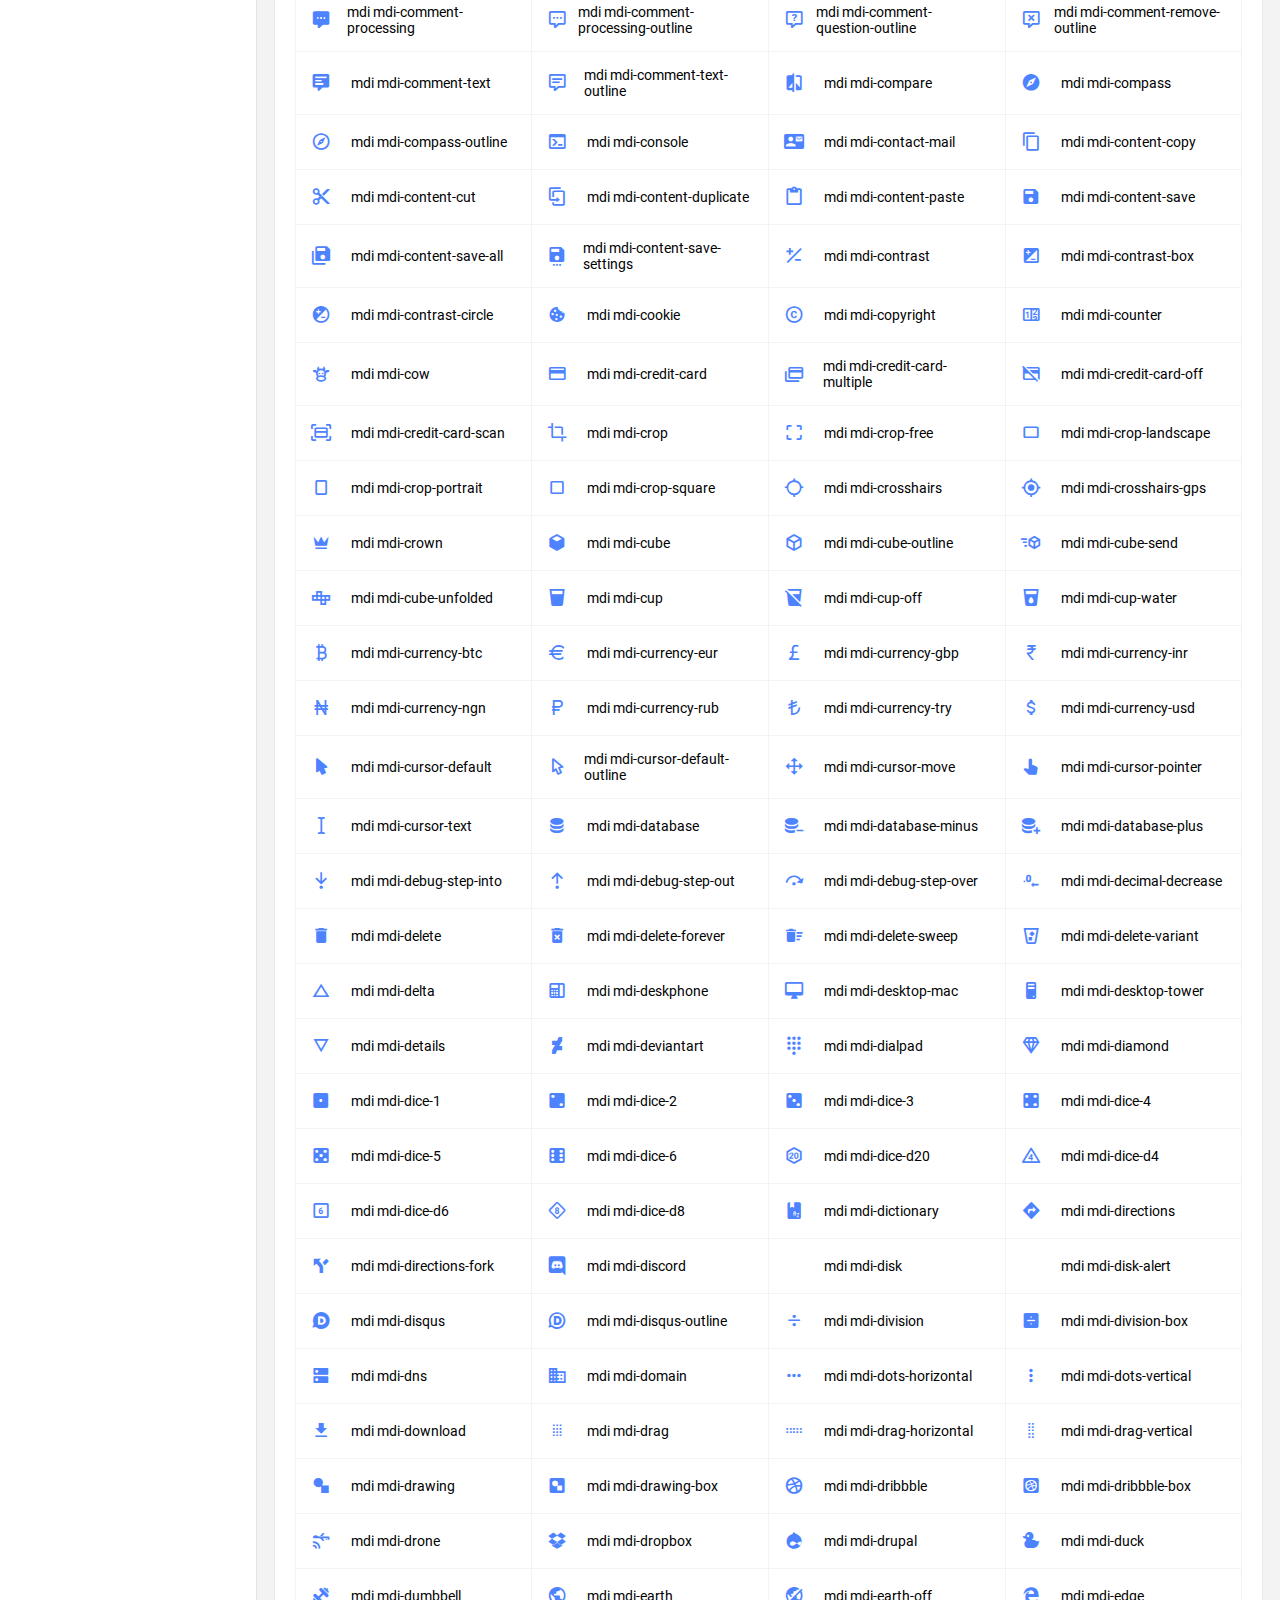
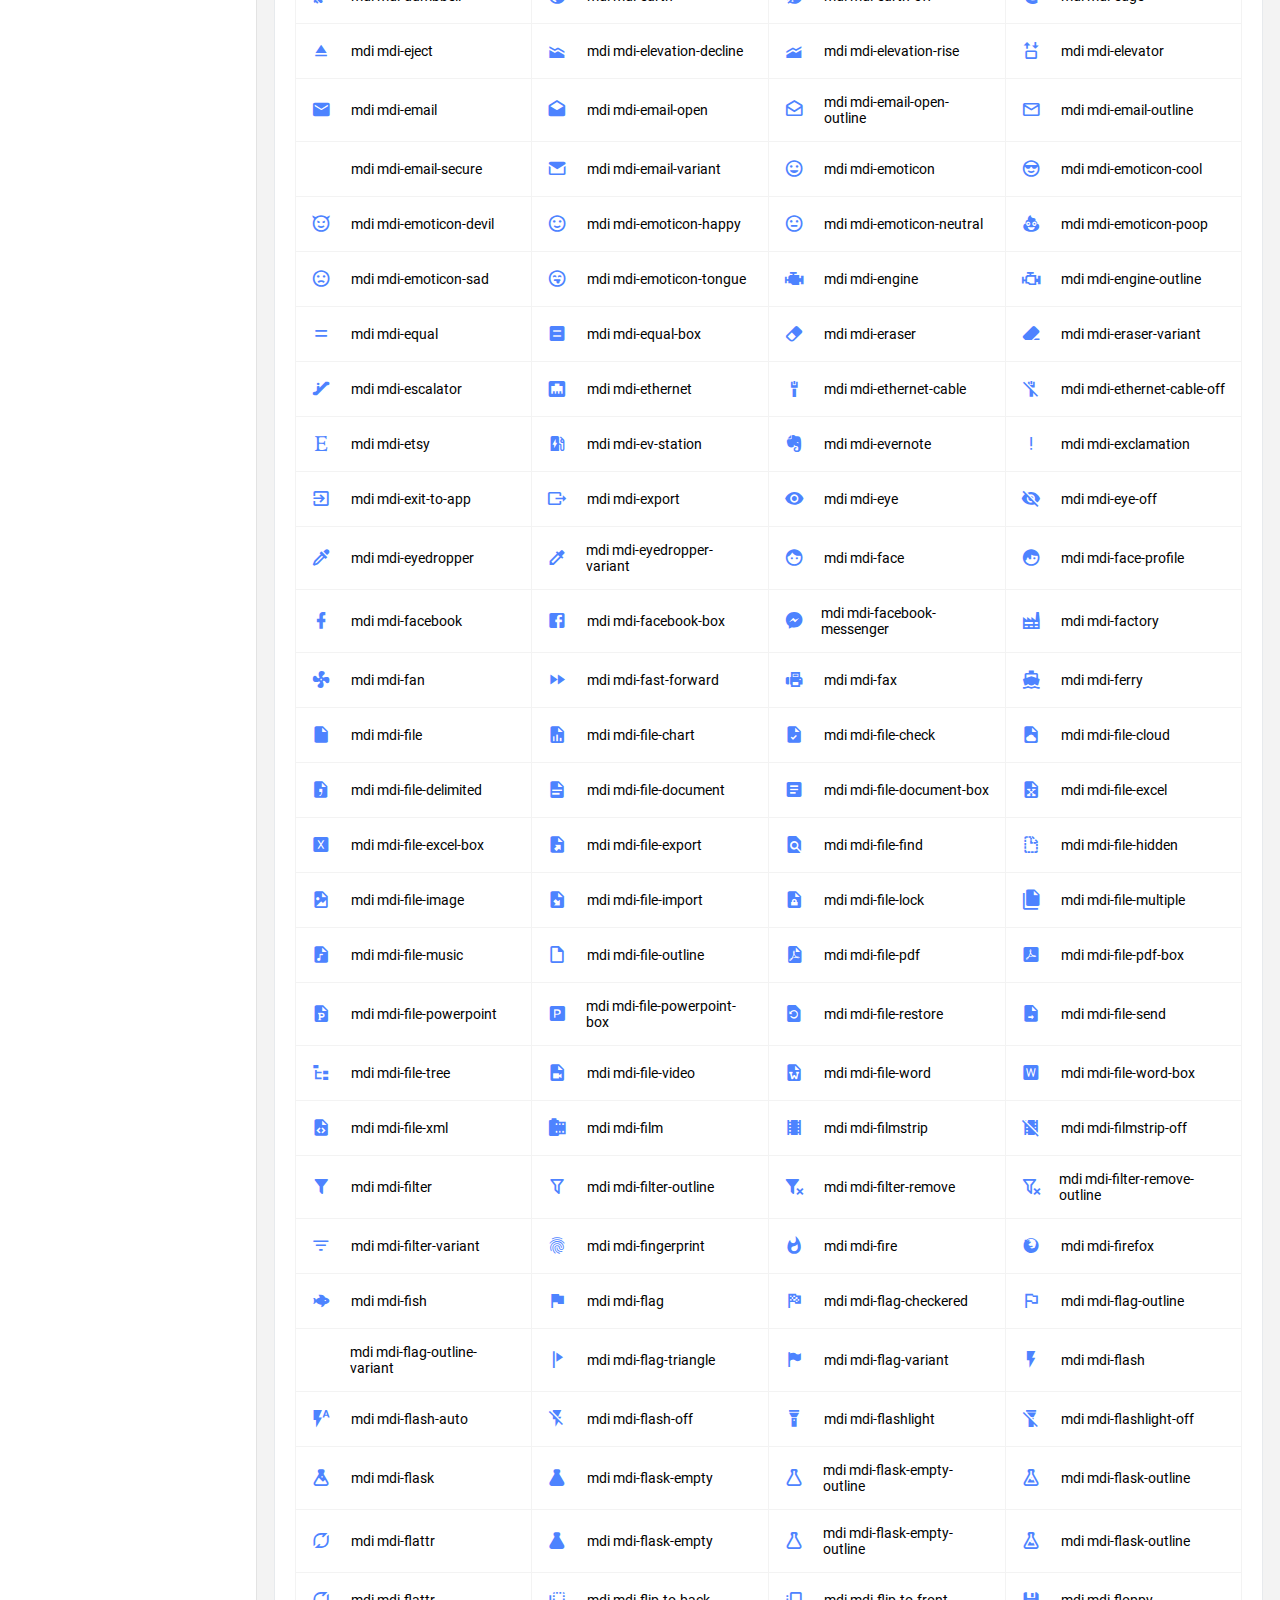
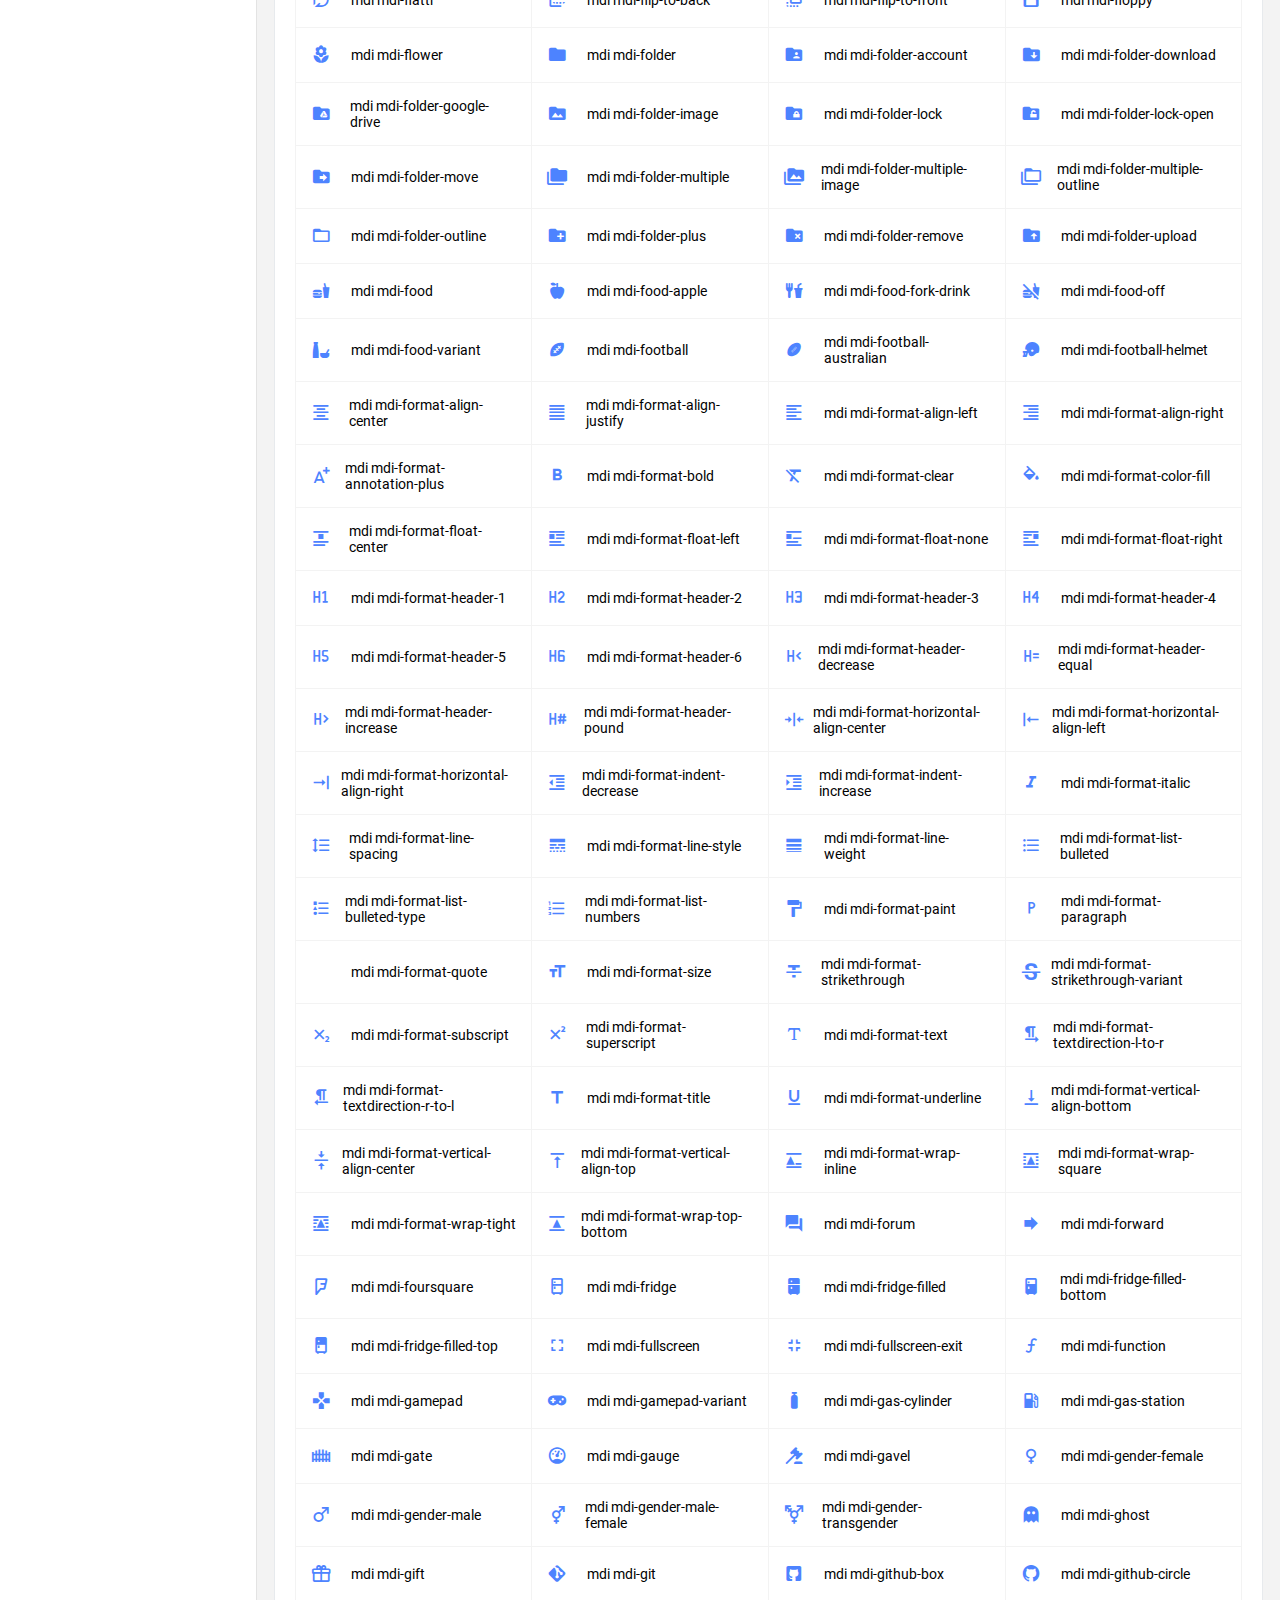
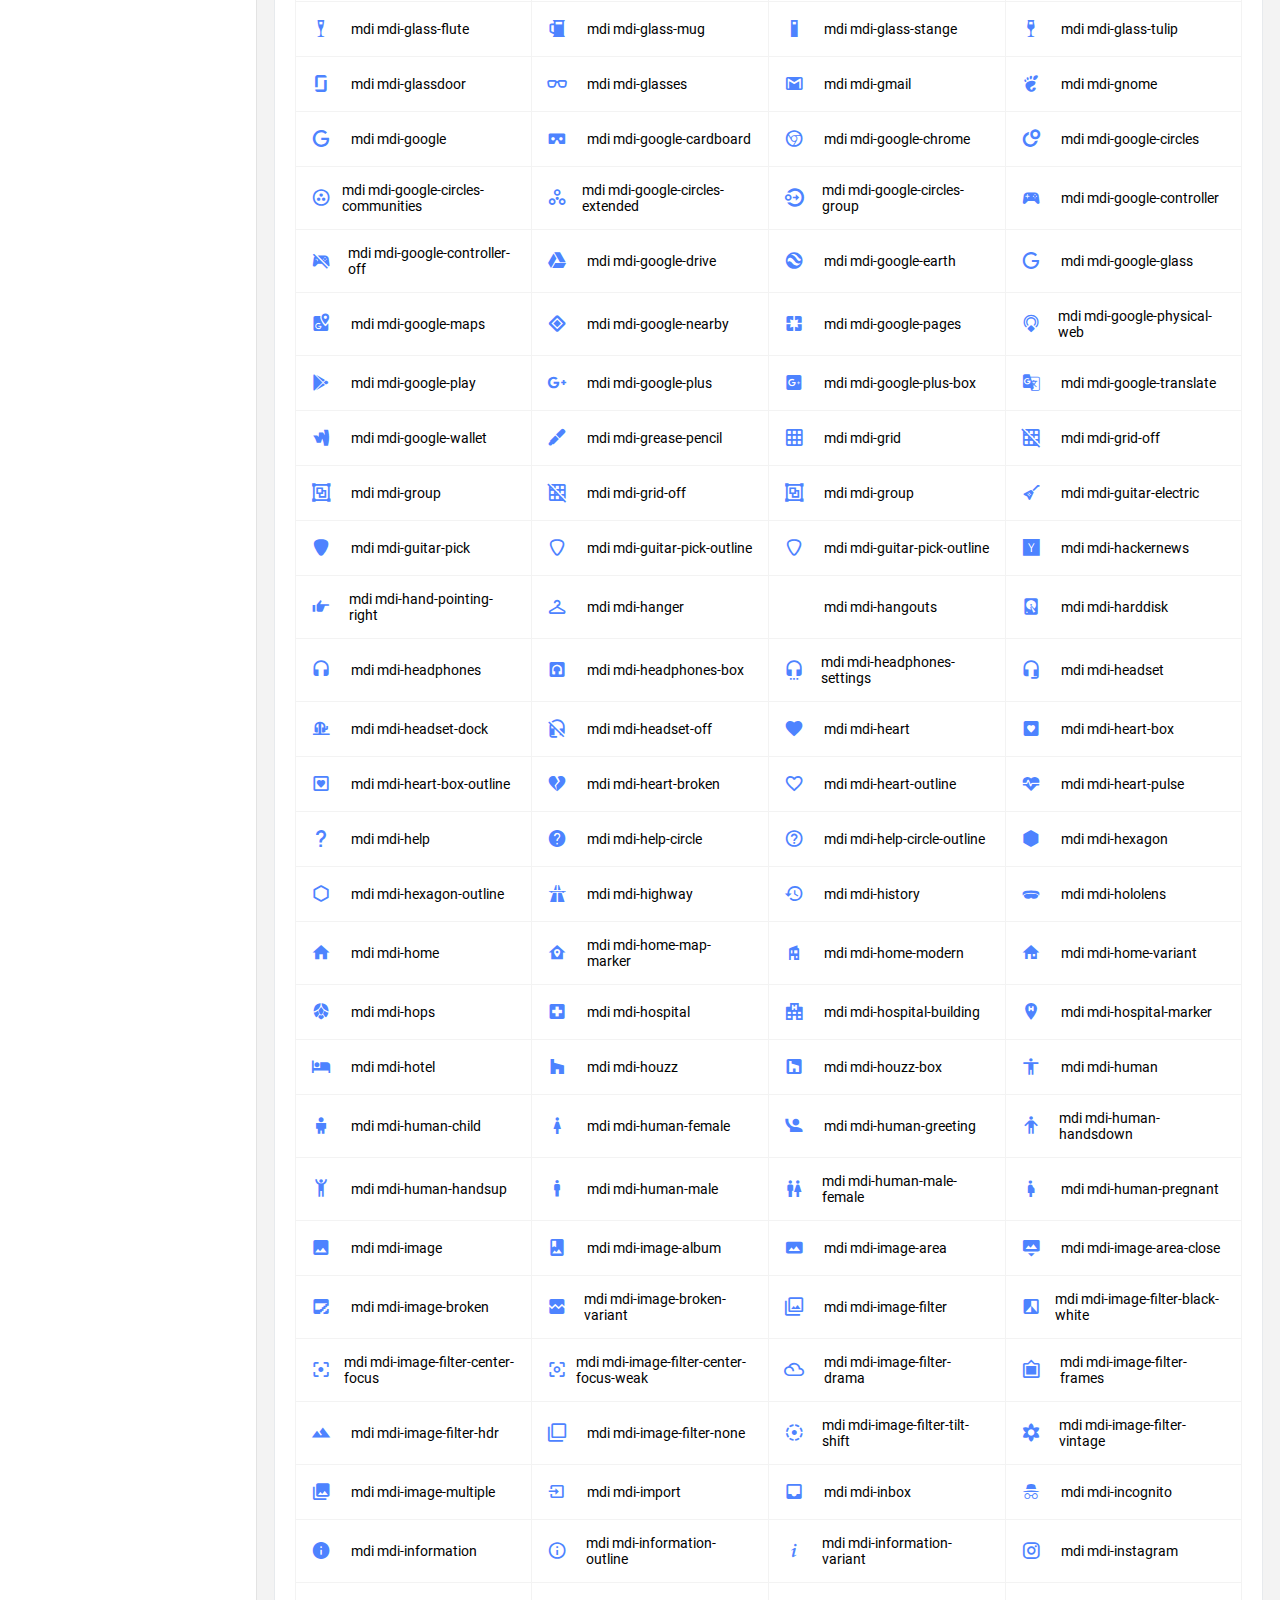
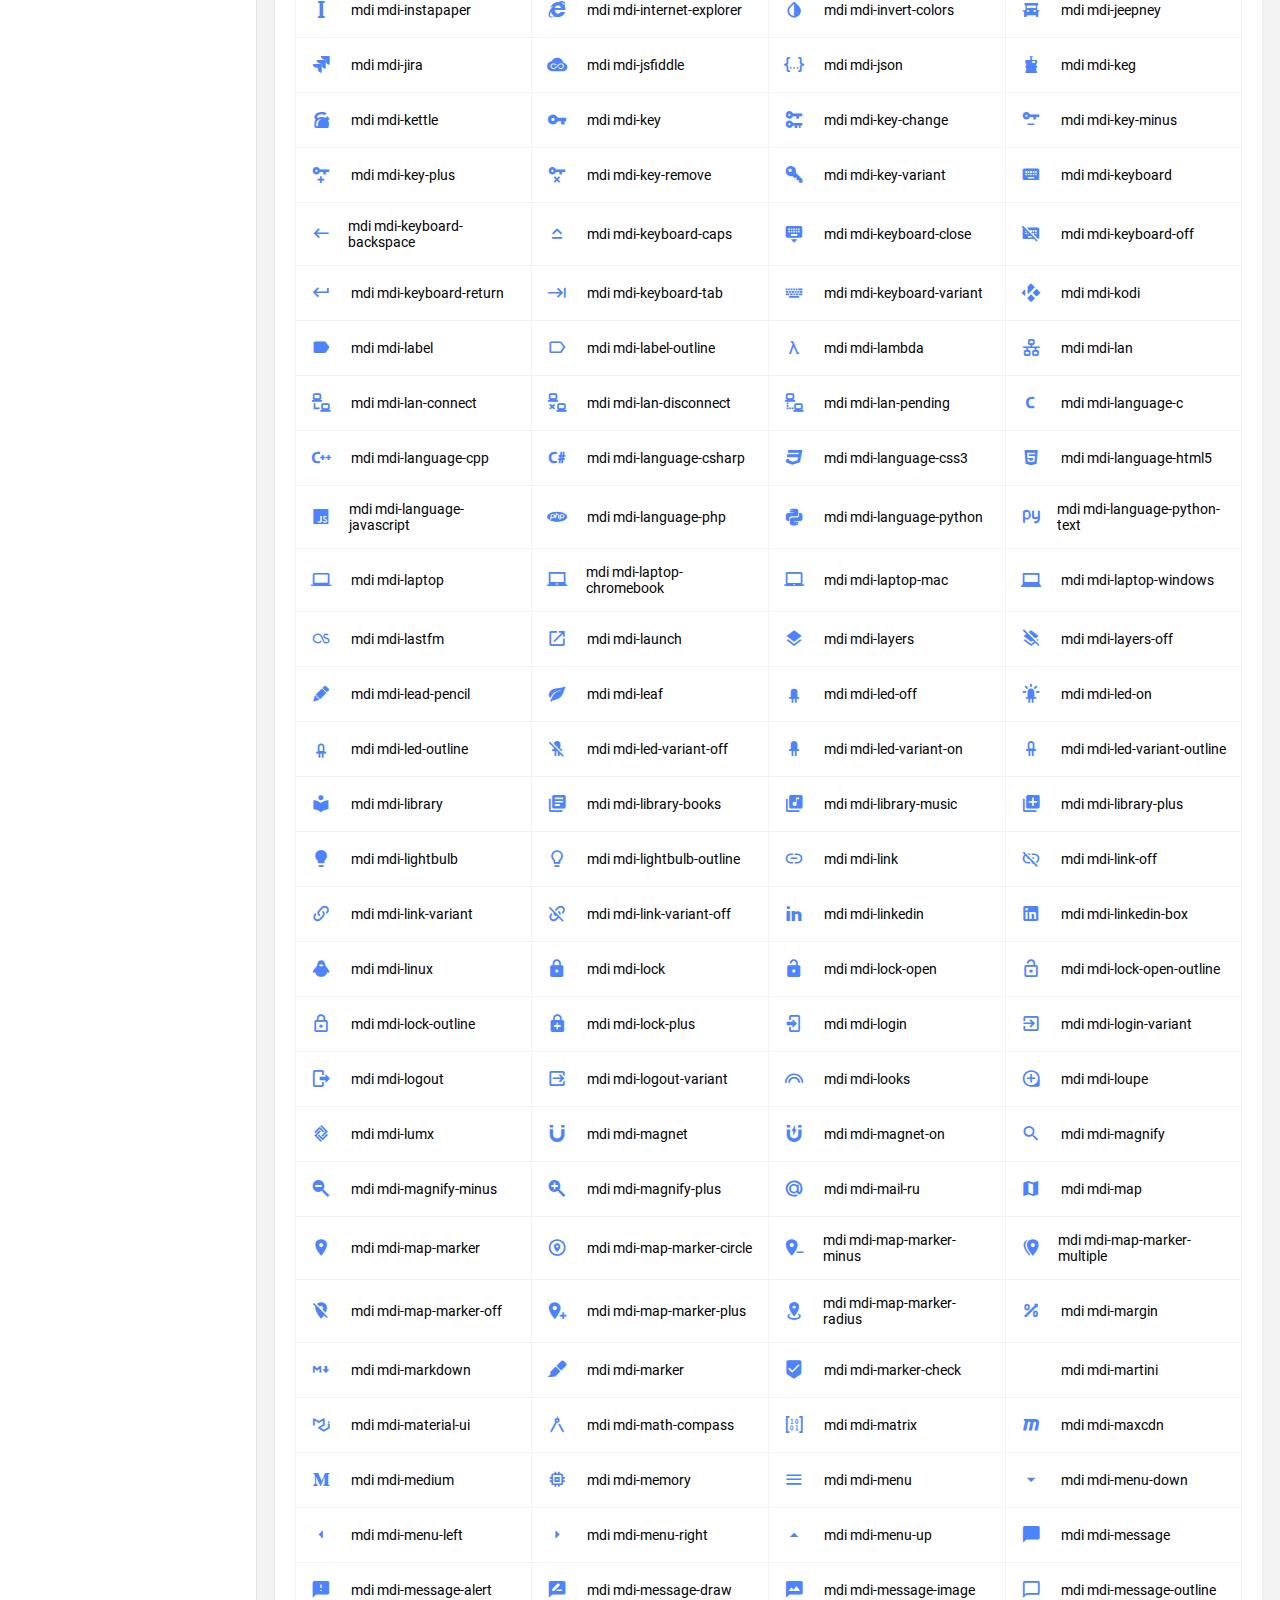
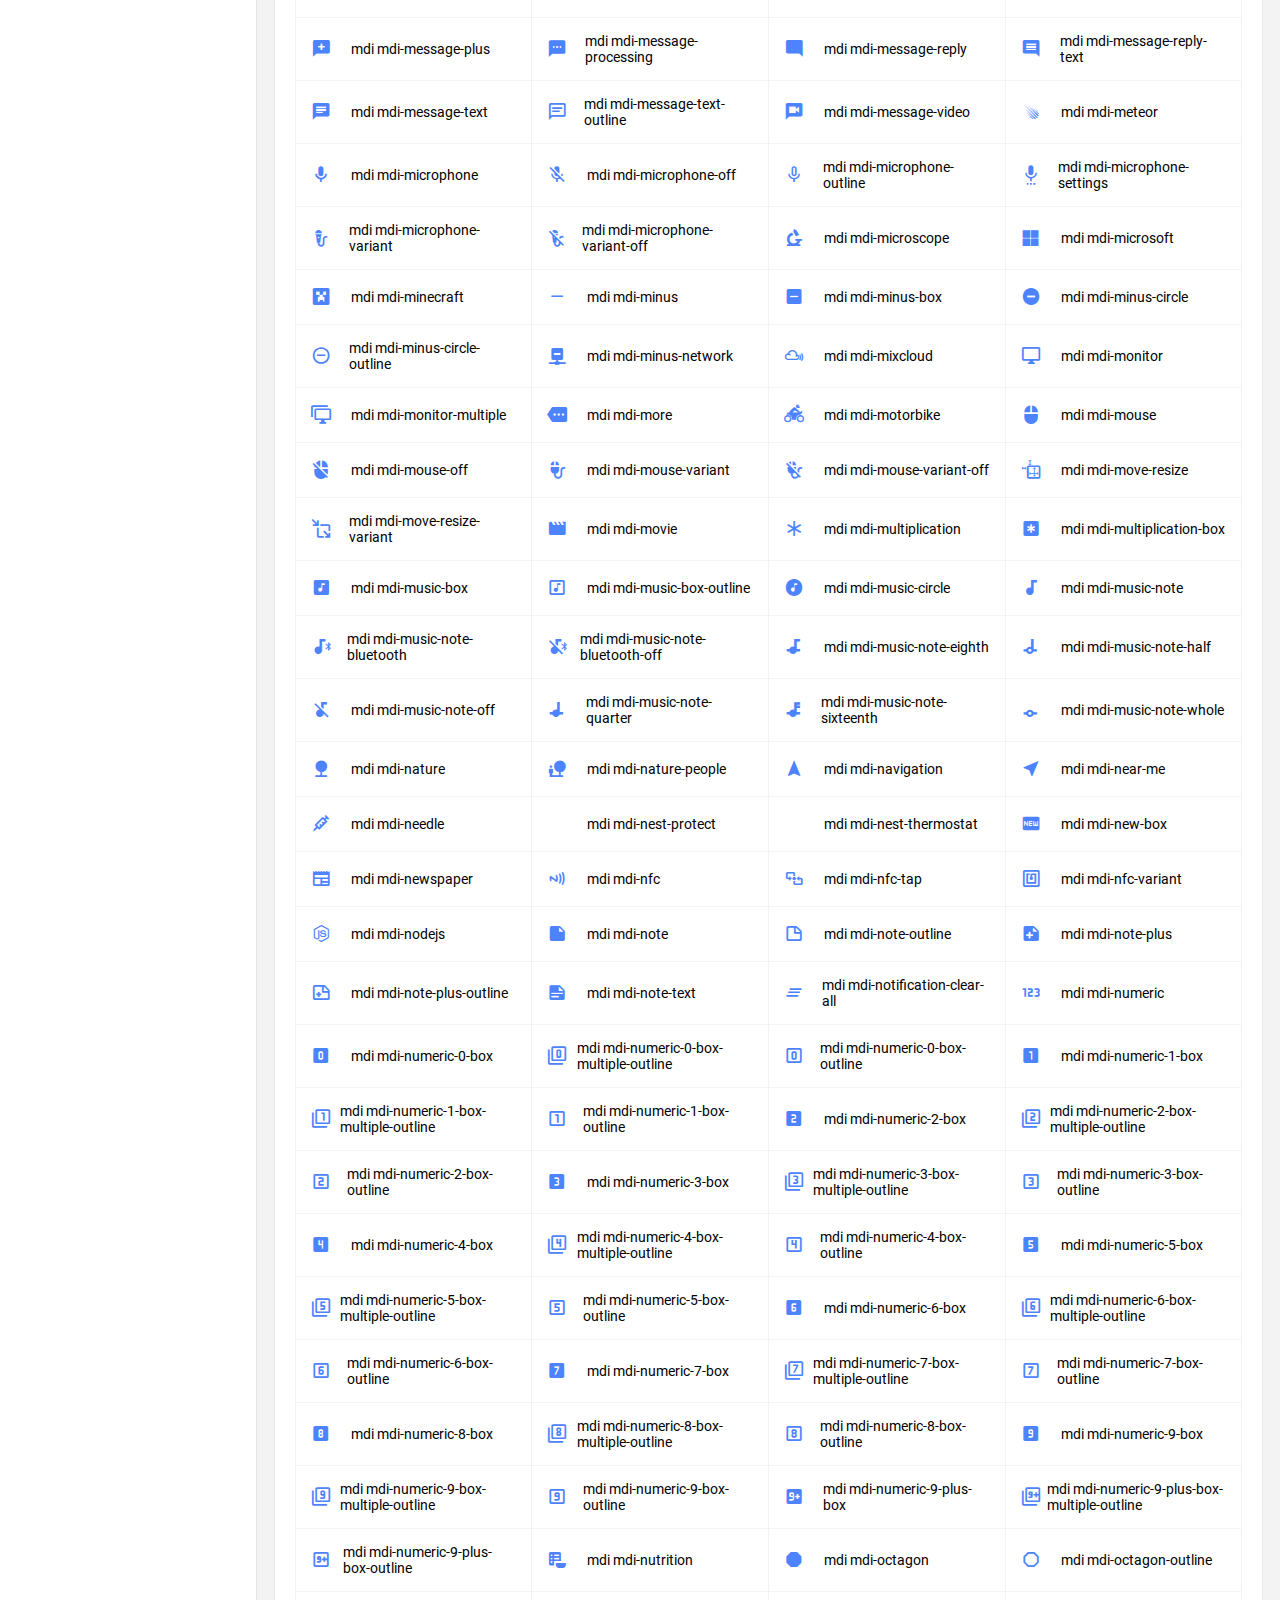
<file: sys-vendas/src/main/webapp/magestic/pages/icons/mdi.html>
<!DOCTYPE html>
<html lang="en">

<head>
  <!-- Required meta tags -->
  <meta charset="utf-8">
  <meta name="viewport" content="width=device-width, initial-scale=1, shrink-to-fit=no">
  <title>Majestic Admin</title>
  <!-- plugins:css -->
  <link rel="stylesheet" href="../../vendors/mdi/css/materialdesignicons.min.css">
  <link rel="stylesheet" href="../../vendors/base/vendor.bundle.base.css">
  <!-- endinject -->
  <!-- inject:css -->
  <link rel="stylesheet" href="../../css/style.css">
  <!-- endinject -->
  <link rel="shortcut icon" href="../../images/favicon.png" />
</head>

<body>
  <div class=" container-scroller">
    <!-- partial:../../partials/_navbar.html -->
    <nav class="navbar col-lg-12 col-12 p-0 fixed-top d-flex flex-row">
            <div class="navbar-brand-wrapper d-flex justify-content-center">
        <div class="navbar-brand-inner-wrapper d-flex justify-content-between align-items-center w-100">  
          <a class="navbar-brand brand-logo" href="../../index.html"><img src="../../images/logo.svg" alt="logo"/></a>
          <a class="navbar-brand brand-logo-mini" href="../../index.html"><img src="../../images/logo-mini.svg" alt="logo"/></a>
          <button class="navbar-toggler navbar-toggler align-self-center" type="button" data-toggle="minimize">
            <span class="mdi mdi-sort-variant"></span>
          </button>
        </div>  
      </div>
      <div class="navbar-menu-wrapper d-flex align-items-center justify-content-end">
        <ul class="navbar-nav mr-lg-4 w-100">
          <li class="nav-item nav-search d-none d-lg-block w-100">
            <div class="input-group">
              <div class="input-group-prepend">
                <span class="input-group-text" id="search">
                  <i class="mdi mdi-magnify"></i>
                </span>
              </div>
              <input type="text" class="form-control" placeholder="Search now" aria-label="search" aria-describedby="search">
            </div>
          </li>
        </ul>
        <ul class="navbar-nav navbar-nav-right">
          <li class="nav-item dropdown mr-1">
            <a class="nav-link count-indicator dropdown-toggle d-flex justify-content-center align-items-center" id="messageDropdown" href="#" data-toggle="dropdown">
              <i class="mdi mdi-message-text mx-0"></i>
              <span class="count"></span>
            </a>
            <div class="dropdown-menu dropdown-menu-right navbar-dropdown" aria-labelledby="messageDropdown">
              <p class="mb-0 font-weight-normal float-left dropdown-header">Messages</p>
              <a class="dropdown-item">
                <div class="item-thumbnail">
                    <img src="../../images/faces/face4.jpg" alt="image" class="profile-pic">
                </div>
                <div class="item-content flex-grow">
                  <h6 class="ellipsis font-weight-normal">David Grey
                  </h6>
                  <p class="font-weight-light small-text text-muted mb-0">
                    The meeting is cancelled
                  </p>
                </div>
              </a>
              <a class="dropdown-item">
                <div class="item-thumbnail">
                    <img src="../../images/faces/face2.jpg" alt="image" class="profile-pic">
                </div>
                <div class="item-content flex-grow">
                  <h6 class="ellipsis font-weight-normal">Tim Cook
                  </h6>
                  <p class="font-weight-light small-text text-muted mb-0">
                    New product launch
                  </p>
                </div>
              </a>
              <a class="dropdown-item">
                <div class="item-thumbnail">
                    <img src="../../images/faces/face3.jpg" alt="image" class="profile-pic">
                </div>
                <div class="item-content flex-grow">
                  <h6 class="ellipsis font-weight-normal"> Johnson
                  </h6>
                  <p class="font-weight-light small-text text-muted mb-0">
                    Upcoming board meeting
                  </p>
                </div>
              </a>
            </div>
          </li>
          <li class="nav-item dropdown mr-4">
            <a class="nav-link count-indicator dropdown-toggle d-flex align-items-center justify-content-center notification-dropdown" id="notificationDropdown" href="#" data-toggle="dropdown">
              <i class="mdi mdi-bell mx-0"></i>
              <span class="count"></span>
            </a>
            <div class="dropdown-menu dropdown-menu-right navbar-dropdown" aria-labelledby="notificationDropdown">
              <p class="mb-0 font-weight-normal float-left dropdown-header">Notifications</p>
              <a class="dropdown-item">
                <div class="item-thumbnail">
                  <div class="item-icon bg-success">
                    <i class="mdi mdi-information mx-0"></i>
                  </div>
                </div>
                <div class="item-content">
                  <h6 class="font-weight-normal">Application Error</h6>
                  <p class="font-weight-light small-text mb-0 text-muted">
                    Just now
                  </p>
                </div>
              </a>
              <a class="dropdown-item">
                <div class="item-thumbnail">
                  <div class="item-icon bg-warning">
                    <i class="mdi mdi-settings mx-0"></i>
                  </div>
                </div>
                <div class="item-content">
                  <h6 class="font-weight-normal">Settings</h6>
                  <p class="font-weight-light small-text mb-0 text-muted">
                    Private message
                  </p>
                </div>
              </a>
              <a class="dropdown-item">
                <div class="item-thumbnail">
                  <div class="item-icon bg-info">
                    <i class="mdi mdi-account-box mx-0"></i>
                  </div>
                </div>
                <div class="item-content">
                  <h6 class="font-weight-normal">New user registration</h6>
                  <p class="font-weight-light small-text mb-0 text-muted">
                    2 days ago
                  </p>
                </div>
              </a>
            </div>
          </li>
          <li class="nav-item nav-profile dropdown">
            <a class="nav-link dropdown-toggle" href="#" data-toggle="dropdown" id="profileDropdown">
              <img src="../../images/faces/face5.jpg" alt="profile"/>
              <span class="nav-profile-name">Louis Barnett</span>
            </a>
            <div class="dropdown-menu dropdown-menu-right navbar-dropdown" aria-labelledby="profileDropdown">
              <a class="dropdown-item">
                <i class="mdi mdi-settings text-primary"></i>
                Settings
              </a>
              <a class="dropdown-item">
                <i class="mdi mdi-logout text-primary"></i>
                Logout
              </a>
            </div>
          </li>
        </ul>
        <button class="navbar-toggler navbar-toggler-right d-lg-none align-self-center" type="button" data-toggle="offcanvas">
          <span class="mdi mdi-menu"></span>
        </button>
      </div>
    </nav>
    <!-- partial -->
    <div class="container-fluid page-body-wrapper">
      <!-- partial:../../partials/_sidebar.html -->
      <nav class="sidebar sidebar-offcanvas" id="sidebar">
        <ul class="nav">
          <li class="nav-item">
            <a class="nav-link" href="../../index.html">
              <i class="mdi mdi-home menu-icon"></i>
              <span class="menu-title">Dashboard</span>
            </a>
          </li>
          <li class="nav-item">
            <a class="nav-link" data-toggle="collapse" href="#ui-basic" aria-expanded="false" aria-controls="ui-basic">
              <i class="mdi mdi-circle-outline menu-icon"></i>
              <span class="menu-title">UI Elements</span>
              <i class="menu-arrow"></i>
            </a>
            <div class="collapse" id="ui-basic">
              <ul class="nav flex-column sub-menu">
                <li class="nav-item"> <a class="nav-link" href="../../pages/ui-features/buttons.html">Buttons</a></li>
                <li class="nav-item"> <a class="nav-link" href="../../pages/ui-features/typography.html">Typography</a></li>
              </ul>
            </div>
          </li>
          <li class="nav-item">
            <a class="nav-link" href="../../pages/forms/basic_elements.html">
              <i class="mdi mdi-view-headline menu-icon"></i>
              <span class="menu-title">Form elements</span>
            </a>
          </li>
          <li class="nav-item">
            <a class="nav-link" href="../../pages/charts/chartjs.html">
              <i class="mdi mdi-chart-pie menu-icon"></i>
              <span class="menu-title">Charts</span>
            </a>
          </li>
          <li class="nav-item">
            <a class="nav-link" href="../../pages/tables/basic-table.html">
              <i class="mdi mdi-grid-large menu-icon"></i>
              <span class="menu-title">Tables</span>
            </a>
          </li>
          <li class="nav-item">
            <a class="nav-link" href="../../pages/icons/mdi.html">
              <i class="mdi mdi-emoticon menu-icon"></i>
              <span class="menu-title">Icons</span>
            </a>
          </li>
          <li class="nav-item">
            <a class="nav-link" data-toggle="collapse" href="#auth" aria-expanded="false" aria-controls="auth">
              <i class="mdi mdi-account menu-icon"></i>
              <span class="menu-title">User Pages</span>
              <i class="menu-arrow"></i>
            </a>
            <div class="collapse" id="auth">
              <ul class="nav flex-column sub-menu">
                <li class="nav-item"> <a class="nav-link" href="../../pages/samples/login.html"> Login </a></li>
                <li class="nav-item"> <a class="nav-link" href="../../pages/samples/login-2.html"> Login 2 </a></li>
                <li class="nav-item"> <a class="nav-link" href="../../pages/samples/register.html"> Register </a></li>
                <li class="nav-item"> <a class="nav-link" href="../../pages/samples/register-2.html"> Register 2 </a></li>
                <li class="nav-item"> <a class="nav-link" href="../../pages/samples/lock-screen.html"> Lockscreen </a></li>
              </ul>
            </div>
          </li>
          <li class="nav-item">
            <a class="nav-link" href="../../documentation/documentation.html">
              <i class="mdi mdi-file-document-box-outline menu-icon"></i>
              <span class="menu-title">Documentation</span>
            </a>
          </li>
        </ul>
      </nav>
      <!-- partial -->
      <div class="main-panel">        
        <div class="content-wrapper">
          <div class="row">
            <div class="col-lg-12 grid-margin">
              <div class="card">
                <div class="card-body">
                  <div class="row icons-list">
                    <div class="col-sm-6 col-md-4 col-lg-3">
                        <i class="mdi mdi-access-point"></i> mdi mdi-access-point
                    </div>
                    <div class="col-sm-6 col-md-4 col-lg-3">
                        <i class="mdi mdi-access-point-network"></i> mdi mdi-access-point-network
                    </div>
                    <div class="col-sm-6 col-md-4 col-lg-3">
                        <i class="mdi mdi-account"></i> mdi mdi-account
                    </div>
                    <div class="col-sm-6 col-md-4 col-lg-3">
                        <i class="mdi mdi-account-box"></i> mdi mdi-account-box
                    </div>
                    <div class="col-sm-6 col-md-4 col-lg-3">
                        <i class="mdi mdi-account-box-outline"></i> mdi mdi-account-box-outline
                    </div>
                    <div class="col-sm-6 col-md-4 col-lg-3">
                        <i class="mdi mdi-account-card-details"></i> mdi mdi-account-card-details
                    </div>
                    <div class="col-sm-6 col-md-4 col-lg-3">
                        <i class="mdi mdi-account-check"></i> mdi mdi-account-check
                    </div>
                    <div class="col-sm-6 col-md-4 col-lg-3">
                        <i class="mdi mdi-account-circle"></i> mdi mdi-account-circle
                    </div>
                    <div class="col-sm-6 col-md-4 col-lg-3">
                        <i class="mdi mdi-account-convert"></i> mdi mdi-account-convert
                    </div>
                    <div class="col-sm-6 col-md-4 col-lg-3">
                        <i class="mdi mdi-account-key"></i> mdi mdi-account-key
                    </div>
                    <div class="col-sm-6 col-md-4 col-lg-3">
                        <i class="mdi mdi-account-location"></i> mdi mdi-account-location
                    </div>
                    <div class="col-sm-6 col-md-4 col-lg-3">
                        <i class="mdi mdi-account-minus"></i> mdi mdi-account-minus
                    </div>
                    <div class="col-sm-6 col-md-4 col-lg-3">
                        <i class="mdi mdi-account-multiple"></i> mdi mdi-account-multiple
                    </div>
                    <div class="col-sm-6 col-md-4 col-lg-3">
                        <i class="mdi mdi-account-multiple-minus"></i> mdi mdi-account-multiple-minus
                    </div>
                    <div class="col-sm-6 col-md-4 col-lg-3">
                        <i class="mdi mdi-account-multiple-outline"></i> mdi mdi-account-multiple-outline
                    </div>
                    <div class="col-sm-6 col-md-4 col-lg-3">
                        <i class="mdi mdi-account-multiple-plus"></i> mdi mdi-account-multiple-plus
                    </div>
                    <div class="col-sm-6 col-md-4 col-lg-3">
                        <i class="mdi mdi-account-network"></i> mdi mdi-account-network
                    </div>
                    <div class="col-sm-6 col-md-4 col-lg-3">
                        <i class="mdi mdi-account-off"></i> mdi mdi-account-off
                    </div>
                    <div class="col-sm-6 col-md-4 col-lg-3">
                        <i class="mdi mdi-account-outline"></i> mdi mdi-account-outline
                    </div>
                    <div class="col-sm-6 col-md-4 col-lg-3">
                        <i class="mdi mdi-account-plus"></i> mdi mdi-account-plus
                    </div>
                    <div class="col-sm-6 col-md-4 col-lg-3">
                        <i class="mdi mdi-account-remove"></i> mdi mdi-account-remove
                    </div>
                    <div class="col-sm-6 col-md-4 col-lg-3">
                        <i class="mdi mdi-account-search"></i> mdi mdi-account-search
                    </div>
                    <div class="col-sm-6 col-md-4 col-lg-3">
                        <i class="mdi mdi-account-settings"></i> mdi mdi-account-settings
                    </div>
                    <div class="col-sm-6 col-md-4 col-lg-3">
                        <i class="mdi mdi-account-settings-variant"></i> mdi mdi-account-settings-variant
                    </div>
                    <div class="col-sm-6 col-md-4 col-lg-3">
                        <i class="mdi mdi-account-star"></i> mdi mdi-account-star
                    </div>
                    <div class="col-sm-6 col-md-4 col-lg-3">
                        <i class="mdi mdi-account-switch"></i> mdi mdi-account-switch
                    </div>
                    <div class="col-sm-6 col-md-4 col-lg-3">
                        <i class="mdi mdi-adjust"></i> mdi mdi-adjust
                    </div>
                    <div class="col-sm-6 col-md-4 col-lg-3">
                        <i class="mdi mdi-air-conditioner"></i> mdi mdi-air-conditioner
                    </div>
                    <div class="col-sm-6 col-md-4 col-lg-3">
                        <i class="mdi mdi-airballoon"></i> mdi mdi-airballoon
                    </div>
                    <div class="col-sm-6 col-md-4 col-lg-3">
                        <i class="mdi mdi-airplane"></i> mdi mdi-airplane
                    </div>
                    <div class="col-sm-6 col-md-4 col-lg-3">
                        <i class="mdi mdi-airplane-landing"></i> mdi mdi-airplane-landing
                    </div>
                    <div class="col-sm-6 col-md-4 col-lg-3">
                        <i class="mdi mdi-airplane-off"></i> mdi mdi-airplane-off
                    </div>
                    <div class="col-sm-6 col-md-4 col-lg-3">
                        <i class="mdi mdi-airplane-takeoff"></i> mdi mdi-airplane-takeoff
                    </div>
                    <div class="col-sm-6 col-md-4 col-lg-3">
                        <i class="mdi mdi-airplay"></i> mdi mdi-airplay
                    </div>
                    <div class="col-sm-6 col-md-4 col-lg-3">
                        <i class="mdi mdi-alarm"></i> mdi mdi-alarm
                    </div>
                    <div class="col-sm-6 col-md-4 col-lg-3">
                        <i class="mdi mdi-alarm-check"></i> mdi mdi-alarm-check
                    </div>
                    <div class="col-sm-6 col-md-4 col-lg-3">
                        <i class="mdi mdi-alarm-multiple"></i> mdi mdi-alarm-multiple
                    </div>
                    <div class="col-sm-6 col-md-4 col-lg-3">
                        <i class="mdi mdi-alarm-off"></i> mdi mdi-alarm-off
                    </div>
                    <div class="col-sm-6 col-md-4 col-lg-3">
                        <i class="mdi mdi-alarm-plus"></i> mdi mdi-alarm-plus
                    </div>
                    <div class="col-sm-6 col-md-4 col-lg-3">
                        <i class="mdi mdi-album"></i> mdi mdi-albums
                    </div>
                    <div class="col-sm-6 col-md-4 col-lg-3">
                        <i class="mdi mdi-alert"></i> mdi mdi-alert
                    </div>
                    <div class="col-sm-6 col-md-4 col-lg-3">
                        <i class="mdi mdi-alert-box"></i> mdi mdi-alert-box
                    </div>
                    <div class="col-sm-6 col-md-4 col-lg-3">
                        <i class="mdi mdi-alert-circle"></i> mdi mdi-alert-circle
                    </div>
                    <div class="col-sm-6 col-md-4 col-lg-3">
                        <i class="mdi mdi-alert-circle-outline"></i> mdi mdi-alert-circle-outline
                    </div>
                    <div class="col-sm-6 col-md-4 col-lg-3">
                        <i class="mdi mdi-alert-octagon"></i> mdi mdi-alert-octagon
                    </div>
                    <div class="col-sm-6 col-md-4 col-lg-3">
                        <i class="mdi mdi-alert-outline"></i> mdi mdi-alert-outline
                    </div>
                    <div class="col-sm-6 col-md-4 col-lg-3">
                        <i class="mdi mdi-alpha"></i> mdi mdi-alpha
                    </div>
                    <div class="col-sm-6 col-md-4 col-lg-3">
                        <i class="mdi mdi-alphabetical"></i> mdi mdi-alphabetical
                    </div>
                    <div class="col-sm-6 col-md-4 col-lg-3">
                        <i class="mdi mdi-altimeter"></i> mdi mdi-altimeter
                    </div>
                    <div class="col-sm-6 col-md-4 col-lg-3">
                        <i class="mdi mdi-amazon"></i> mdi mdi-amazon
                    </div>
                    <div class="col-sm-6 col-md-4 col-lg-3">
                        <i class="mdi mdi-amazon-clouddrive"></i> mdi mdi-amazon-clouddrive
                    </div>
                    <div class="col-sm-6 col-md-4 col-lg-3">
                        <i class="mdi mdi-ambulance"></i> mdi mdi-ambulance
                    </div>
                    <div class="col-sm-6 col-md-4 col-lg-3">
                        <i class="mdi mdi-amplifier"></i> mdi mdi-amplifier
                    </div>
                    <div class="col-sm-6 col-md-4 col-lg-3">
                        <i class="mdi mdi-anchor"></i> mdi mdi-anchor
                    </div>
                    <div class="col-sm-6 col-md-4 col-lg-3">
                        <i class="mdi mdi-android"></i> mdi mdi-android
                    </div>
                    <div class="col-sm-6 col-md-4 col-lg-3">
                        <i class="mdi mdi-android-debug-bridge"></i> mdi mdi-android-debug-bridge
                    </div>
                    <div class="col-sm-6 col-md-4 col-lg-3">
                        <i class="mdi mdi-android-studio"></i> mdi mdi-android-studio
                    </div>
                    <div class="col-sm-6 col-md-4 col-lg-3">
                        <i class="mdi mdi-animation"></i> mdi mdi-animation
                    </div>
                    <div class="col-sm-6 col-md-4 col-lg-3">
                        <i class="mdi mdi-apple"></i> mdi mdi-apple
                    </div>
                    <div class="col-sm-6 col-md-4 col-lg-3">
                        <i class="mdi mdi-apple-finder"></i> mdi mdi-apple-finder
                    </div>
                    <div class="col-sm-6 col-md-4 col-lg-3">
                        <i class="mdi mdi-apple-ios"></i> mdi mdi-apple-ios
                    </div>
                    <div class="col-sm-6 col-md-4 col-lg-3">
                        <i class="mdi mdi-apple-keyboard-caps"></i> mdi mdi-apple-keyboard-caps
                    </div>
                    <div class="col-sm-6 col-md-4 col-lg-3">
                        <i class="mdi mdi-apple-keyboard-command"></i> mdi mdi-apple-keyboard-command
                    </div>
                    <div class="col-sm-6 col-md-4 col-lg-3">
                        <i class="mdi mdi-apple-keyboard-control"></i> mdi mdi-apple-keyboard-control
                    </div>
                    <div class="col-sm-6 col-md-4 col-lg-3">
                        <i class="mdi mdi-apple-keyboard-option"></i> mdi mdi-apple-keyboard-option
                    </div>
                    <div class="col-sm-6 col-md-4 col-lg-3">
                        <i class="mdi mdi-apple-keyboard-shift"></i> mdi mdi-apple-keyboard-shift
                    </div>
                    <div class="col-sm-6 col-md-4 col-lg-3">
                        <i class="mdi mdi-apple-mobileme "></i> mdi mdi-apple-mobileme
                    </div>
                    <div class="col-sm-6 col-md-4 col-lg-3">
                        <i class="mdi mdi-apple-safari"></i> mdi mdi-apple-safari
                    </div>
                    <div class="col-sm-6 col-md-4 col-lg-3">
                        <i class="mdi mdi-application"></i> mdi mdi-application
                    </div>
                    <div class="col-sm-6 col-md-4 col-lg-3">
                        <i class="mdi mdi-appnet"></i> mdi mdi-appnet
                    </div>
                    <div class="col-sm-6 col-md-4 col-lg-3">
                        <i class="mdi mdi-apps"></i> mdi mdi-apps
                    </div>
                    <div class="col-sm-6 col-md-4 col-lg-3">
                        <i class="mdi mdi-archive"></i> mdi mdi-archive
                    </div>
                    <div class="col-sm-6 col-md-4 col-lg-3">
                        <i class="mdi mdi-arrange-bring-forward"></i> mdi mdi-arrange-bring-forward
                    </div>
                    <div class="col-sm-6 col-md-4 col-lg-3">
                        <i class="mdi mdi-arrange-bring-to-front"></i> mdi mdi-arrange-bring-to-front
                    </div>
                    <div class="col-sm-6 col-md-4 col-lg-3">
                        <i class="mdi mdi-arrange-send-backward"></i> mdi mdi-arrange-send-backward
                    </div>
                    <div class="col-sm-6 col-md-4 col-lg-3">
                        <i class="mdi mdi-arrange-send-to-back"></i> mdi mdi-arrange-send-to-back
                    </div>
                    <div class="col-sm-6 col-md-4 col-lg-3">
                        <i class="mdi mdi-arrow-all"></i> mdi mdi-arrow-all
                    </div>
                    <div class="col-sm-6 col-md-4 col-lg-3">
                        <i class="mdi mdi-arrow-bottom-left"></i> mdi mdi-arrow-bottom-left
                    </div>
                    <div class="col-sm-6 col-md-4 col-lg-3">
                        <i class="mdi mdi-arrow-bottom-right"></i> mdi mdi-arrow-bottom-right
                    </div>
                    <div class="col-sm-6 col-md-4 col-lg-3">
                        <i class="mdi mdi-arrow-compress"></i> mdi mdi-arrow-compress
                    </div>
                    <div class="col-sm-6 col-md-4 col-lg-3">
                        <i class="mdi mdi-arrow-compress-all"></i> mdi mdi-arrow-compress-all
                    </div>
                    <div class="col-sm-6 col-md-4 col-lg-3">
                        <i class="mdi mdi-arrow-down"></i> mdi mdi-arrow-down
                    </div>
                    <div class="col-sm-6 col-md-4 col-lg-3">
                        <i class="mdi mdi-arrow-down"></i> mdi mdi-arrow-down
                    </div>
                    <div class="col-sm-6 col-md-4 col-lg-3">
                        <i class="mdi mdi-arrow-down-bold-circle"></i> mdi mdi-arrow-down-bold-circle
                    </div>
                    <div class="col-sm-6 col-md-4 col-lg-3">
                        <i class="mdi mdi-arrow-down-bold-circle-outline"></i> mdi mdi-arrow-down-bold-circle-outline
                    </div>
                    <div class="col-sm-6 col-md-4 col-lg-3">
                        <i class="mdi mdi-arrow-down-bold-hexagon-outline"></i> mdi mdi-arrow-down-bold-hexagon-outline
                    </div>
                    <div class="col-sm-6 col-md-4 col-lg-3">
                        <i class="mdi mdi-arrow-down-drop-circle"></i> mdi mdi-arrow-down-drop-circle
                    </div>
                    <div class="col-sm-6 col-md-4 col-lg-3">
                        <i class="mdi mdi-arrow-down-drop-circle-outline"></i> mdi mdi-arrow-down-drop-circle-outline
                    </div>
                    <div class="col-sm-6 col-md-4 col-lg-3">
                        <i class="mdi mdi-arrow-expand"></i> mdi mdi-arrow-expand
                    </div>
                    <div class="col-sm-6 col-md-4 col-lg-3">
                        <i class="mdi mdi-arrow-expand-all"></i> mdi mdi-arrow-expand-all
                    </div>
                    <div class="col-sm-6 col-md-4 col-lg-3">
                        <i class="mdi mdi-arrow-left"></i> mdi mdi-arrow-left
                    </div>
                    <div class="col-sm-6 col-md-4 col-lg-3">
                        <i class="mdi mdi-arrow-left-bold"></i> mdi mdi-arrow-left-bold
                    </div>
                    <div class="col-sm-6 col-md-4 col-lg-3">
                        <i class="mdi mdi-arrow-left-bold-circle"></i> mdi mdi-arrow-left-bold-circle
                    </div>
                    <div class="col-sm-6 col-md-4 col-lg-3">
                        <i class="mdi mdi-arrow-left-bold-circle-outline"></i> mdi mdi-arrow-left-bold-circle-outline
                    </div>
                    <div class="col-sm-6 col-md-4 col-lg-3">
                        <i class="mdi mdi-arrow-left-bold-hexagon-outline"></i> mdi mdi-arrow-left-bold-hexagon-outline
                    </div>
                    <div class="col-sm-6 col-md-4 col-lg-3">
                        <i class="mdi mdi-arrow-left-drop-circle"></i> mdi mdi-arrow-left-drop-circle
                    </div>
                    <div class="col-sm-6 col-md-4 col-lg-3">
                        <i class="mdi mdi-arrow-left-drop-circle-outline"></i> mdi mdi-arrow-left-drop-circle-outline
                    </div>
                    <div class="col-sm-6 col-md-4 col-lg-3">
                        <i class="mdi mdi-arrow-right"></i> mdi mdi-arrow-right
                    </div>
                    <div class="col-sm-6 col-md-4 col-lg-3">
                        <i class="mdi mdi-arrow-right-bold"></i> mdi mdi-arrow-right-bold
                    </div>
                    <div class="col-sm-6 col-md-4 col-lg-3">
                        <i class="mdi mdi-arrow-right-bold-circle"></i> mdi mdi-arrow-right-bold-circle
                    </div>
                    <div class="col-sm-6 col-md-4 col-lg-3">
                        <i class="mdi mdi-arrow-right-bold-circle-outline"></i> mdi mdi-arrow-right-bold-circle-outline
                    </div>
                    <div class="col-sm-6 col-md-4 col-lg-3">
                        <i class="mdi mdi-arrow-right-bold-hexagon-outline"></i> mdi mdi-arrow-right-bold-hexagon-outline
                    </div>
                    <div class="col-sm-6 col-md-4 col-lg-3">
                        <i class="mdi mdi-arrow-right-drop-circle"></i> mdi mdi-arrow-right-drop-circle
                    </div>
                    <div class="col-sm-6 col-md-4 col-lg-3">
                        <i class="mdi mdi-arrow-right-drop-circle-outline"></i> mdi mdi-arrow-right-drop-circle-outline
                    </div>
                    <div class="col-sm-6 col-md-4 col-lg-3">
                        <i class="mdi mdi-arrow-top-left"></i> mdi mdi-arrow-top-left
                    </div>
                    <div class="col-sm-6 col-md-4 col-lg-3">
                        <i class="mdi mdi-arrow-top-right"></i> mdi mdi-arrow-top-right
                    </div>
                    <div class="col-sm-6 col-md-4 col-lg-3">
                        <i class="mdi mdi-arrow-up"></i> mdi mdi-arrow-up
                    </div>
                    <div class="col-sm-6 col-md-4 col-lg-3">
                        <i class="mdi mdi-arrow-up-bold"></i> mdi mdi-arrow-up-bold
                    </div>
                    <div class="col-sm-6 col-md-4 col-lg-3">
                        <i class="mdi mdi-arrow-up-bold-circle"></i> mdi mdi-arrow-up-bold-circle
                    </div>
                    <div class="col-sm-6 col-md-4 col-lg-3">
                        <i class="mdi mdi-arrow-up-bold-circle-outline"></i> mdi mdi-arrow-up-bold-circle-outline
                    </div>
                    <div class="col-sm-6 col-md-4 col-lg-3">
                        <i class="mdi mdi-arrow-up-bold-hexagon-outline"></i> mdi mdi-arrow-up-bold-hexagon-outline
                    </div>
                    <div class="col-sm-6 col-md-4 col-lg-3">
                        <i class="mdi mdi-arrow-up-drop-circle"></i> mdi mdi-arrow-up-drop-circle
                    </div>
                    <div class="col-sm-6 col-md-4 col-lg-3">
                        <i class="mdi mdi-arrow-up-drop-circle-outline"></i> mdi mdi-arrow-up-drop-circle-outline
                    </div>
                    <div class="col-sm-6 col-md-4 col-lg-3">
                        <i class="mdi mdi-assistant"></i> mdi mdi-assistant
                    </div>
                    <div class="col-sm-6 col-md-4 col-lg-3">
                        <i class="mdi mdi-at"></i> mdi mdi-at
                    </div>
                    <div class="col-sm-6 col-md-4 col-lg-3">
                        <i class="mdi mdi-attachment"></i> mdi mdi-attachment
                    </div>
                    <div class="col-sm-6 col-md-4 col-lg-3">
                        <i class="mdi mdi-audiobook"></i> mdi mdi-audiobook
                    </div>
                    <div class="col-sm-6 col-md-4 col-lg-3">
                        <i class="mdi mdi-auto-fix"></i> mdi mdi-auto-fix
                    </div>
                    <div class="col-sm-6 col-md-4 col-lg-3">
                        <i class="mdi mdi-auto-upload"></i> mdi mdi-auto-upload
                    </div>
                    <div class="col-sm-6 col-md-4 col-lg-3">
                        <i class="mdi mdi-autorenew"></i> mdi mdi-autorenew
                    </div>
                    <div class="col-sm-6 col-md-4 col-lg-3">
                        <i class="mdi mdi-av-timer"></i> mdi mdi-av-timer
                    </div>
                    <div class="col-sm-6 col-md-4 col-lg-3">
                        <i class="mdi mdi-baby"></i> mdi mdi-baby
                    </div>
                    <div class="col-sm-6 col-md-4 col-lg-3">
                        <i class="mdi mdi-backburger"></i> mdi mdi-backburger
                    </div>
                    <div class="col-sm-6 col-md-4 col-lg-3">
                        <i class="mdi mdi-backspace"></i> mdi mdi-backspace
                    </div>
                    <div class="col-sm-6 col-md-4 col-lg-3">
                        <i class="mdi mdi-backup-restore"></i> mdi mdi-backup-restore
                    </div>
                    <div class="col-sm-6 col-md-4 col-lg-3">
                        <i class="mdi mdi-bank"></i> mdi mdi-bank
                    </div>
                    <div class="col-sm-6 col-md-4 col-lg-3">
                        <i class="mdi mdi-barcode"></i> mdi mdi-barcode
                    </div>
                    <div class="col-sm-6 col-md-4 col-lg-3">
                        <i class="mdi mdi-barcode-scan"></i> mdi mdi-barcode-scan
                    </div>
                    <div class="col-sm-6 col-md-4 col-lg-3">
                        <i class="mdi mdi-barley"></i> mdi mdi-barley
                    </div>
                    <div class="col-sm-6 col-md-4 col-lg-3">
                        <i class="mdi mdi-barrel"></i> mdi mdi-barrel
                    </div>
                    <div class="col-sm-6 col-md-4 col-lg-3">
                        <i class="mdi mdi-Majestic"></i> mdi mdi-Majestic
                    </div>
                    <div class="col-sm-6 col-md-4 col-lg-3">
                        <i class="mdi mdi-basket"></i> mdi mdi-basket
                    </div>
                    <div class="col-sm-6 col-md-4 col-lg-3">
                        <i class="mdi mdi-basket-fill"></i> mdi mdi-basket-fill
                    </div>
                    <div class="col-sm-6 col-md-4 col-lg-3">
                        <i class="mdi mdi-basket-unfill"></i> mdi mdi-basket-unfill
                    </div>
                    <div class="col-sm-6 col-md-4 col-lg-3">
                        <i class="mdi mdi-battery"></i> mdi mdi-battery
                    </div>
                    <div class="col-sm-6 col-md-4 col-lg-3">
                        <i class="mdi mdi-battery-10"></i> mdi mdi-battery-10
                    </div>
                    <div class="col-sm-6 col-md-4 col-lg-3">
                        <i class="mdi mdi-battery-20"></i> mdi mdi-battery-20
                    </div>
                    <div class="col-sm-6 col-md-4 col-lg-3">
                        <i class="mdi mdi-battery-30"></i> mdi mdi-battery-30
                    </div>
                    <div class="col-sm-6 col-md-4 col-lg-3">
                        <i class="mdi mdi-battery-40"></i> mdi mdi-battery-40
                    </div>
                    <div class="col-sm-6 col-md-4 col-lg-3">
                        <i class="mdi mdi-battery-50"></i> mdi mdi-battery-50
                    </div>
                    <div class="col-sm-6 col-md-4 col-lg-3">
                        <i class="mdi mdi-battery-60"></i> mdi mdi-battery-60
                    </div>
                    <div class="col-sm-6 col-md-4 col-lg-3">
                        <i class="mdi mdi-battery-70"></i> mdi mdi-battery-70
                    </div>
                    <div class="col-sm-6 col-md-4 col-lg-3">
                        <i class="mdi mdi-battery-80"></i> mdi mdi-battery-80
                    </div>
                    <div class="col-sm-6 col-md-4 col-lg-3">
                        <i class="mdi mdi-battery-90"></i> mdi mdi-battery-90
                    </div>
                    <div class="col-sm-6 col-md-4 col-lg-3">
                        <i class="mdi mdi-battery-alert"></i> mdi mdi-battery-alert
                    </div>
                    <div class="col-sm-6 col-md-4 col-lg-3">
                        <i class="mdi mdi-battery-charging"></i> mdi mdi-battery-charging
                    </div>
                    <div class="col-sm-6 col-md-4 col-lg-3">
                        <i class="mdi mdi-battery-charging-100"></i> mdi mdi-battery-charging-100
                    </div>
                    <div class="col-sm-6 col-md-4 col-lg-3">
                        <i class="mdi mdi-battery-charging-20"></i> mdi mdi-battery-charging-20
                    </div>
                    <div class="col-sm-6 col-md-4 col-lg-3">
                        <i class="mdi mdi-battery-charging-30"></i> mdi mdi-battery-charging-30
                    </div>
                    <div class="col-sm-6 col-md-4 col-lg-3">
                        <i class="mdi mdi-battery-charging-40"></i> mdi mdi-battery-charging-40
                    </div>
                    <div class="col-sm-6 col-md-4 col-lg-3">
                        <i class="mdi mdi-battery-charging-60"></i> mdi mdi-battery-charging-60
                    </div>
                    <div class="col-sm-6 col-md-4 col-lg-3">
                        <i class="mdi mdi-battery-charging-80"></i> mdi mdi-battery-charging-80
                    </div>
                    <div class="col-sm-6 col-md-4 col-lg-3">
                        <i class="mdi mdi-battery-charging-90"></i> mdi mdi-battery-charging-90
                    </div>
                    <div class="col-sm-6 col-md-4 col-lg-3">
                        <i class="mdi mdi-battery-minus"></i> mdi mdi-battery-minus
                    </div>
                    <div class="col-sm-6 col-md-4 col-lg-3">
                        <i class="mdi mdi-battery-negative"></i> mdi mdi-battery-negative
                    </div>
                    <div class="col-sm-6 col-md-4 col-lg-3">
                        <i class="mdi mdi-battery-outline"></i> mdi mdi-battery-outline
                    </div>
                    <div class="col-sm-6 col-md-4 col-lg-3">
                        <i class="mdi mdi-battery-plus"></i> mdi mdi-battery-plus
                    </div>
                    <div class="col-sm-6 col-md-4 col-lg-3">
                        <i class="mdi mdi-battery-positive"></i> mdi mdi-battery-positive
                    </div>
                    <div class="col-sm-6 col-md-4 col-lg-3">
                        <i class="mdi mdi-battery-unknown"></i> mdi mdi-battery-unknown
                    </div>
                    <div class="col-sm-6 col-md-4 col-lg-3">
                        <i class="mdi mdi-beach"></i> mdi mdi-beach
                    </div>
                    <div class="col-sm-6 col-md-4 col-lg-3">
                        <i class="mdi mdi-beats"></i> mdi mdi-beats
                    </div>
                    <div class="col-sm-6 col-md-4 col-lg-3">
                        <i class="mdi mdi-beer"></i> mdi mdi-beer
                    </div>
                    <div class="col-sm-6 col-md-4 col-lg-3">
                        <i class="mdi mdi-behance"></i> mdi mdi-behance
                    </div>
                    <div class="col-sm-6 col-md-4 col-lg-3">
                        <i class="mdi mdi-bell"></i> mdi mdi-bell
                    </div>
                    <div class="col-sm-6 col-md-4 col-lg-3">
                        <i class="mdi mdi-bell-off"></i> mdi mdi-bell-off
                    </div>
                    <div class="col-sm-6 col-md-4 col-lg-3">
                        <i class="mdi mdi-bell-outline"></i> mdi mdi-bell-outline
                    </div>
                    <div class="col-sm-6 col-md-4 col-lg-3">
                        <i class="mdi mdi-bell-plus"></i> mdi mdi-bell-plus
                    </div>
                    <div class="col-sm-6 col-md-4 col-lg-3">
                        <i class="mdi mdi-bell-ring"></i> mdi mdi-bell-ring
                    </div>
                    <div class="col-sm-6 col-md-4 col-lg-3">
                        <i class="mdi mdi-bell-ring-outline"></i> mdi mdi-bell-ring-outline
                    </div>
                    <div class="col-sm-6 col-md-4 col-lg-3">
                        <i class="mdi mdi-bell-sleep"></i> mdi mdi-bell-sleep
                    </div>
                    <div class="col-sm-6 col-md-4 col-lg-3">
                        <i class="mdi mdi-beta"></i> mdi mdi-beta
                    </div>
                    <div class="col-sm-6 col-md-4 col-lg-3">
                        <i class="mdi mdi-bible"></i> mdi mdi-bible
                    </div>
                    <div class="col-sm-6 col-md-4 col-lg-3">
                        <i class="mdi mdi-bike"></i> mdi mdi-bike
                    </div>
                    <div class="col-sm-6 col-md-4 col-lg-3">
                        <i class="mdi mdi-bing"></i> mdi mdi-bing
                    </div>
                    <div class="col-sm-6 col-md-4 col-lg-3">
                        <i class="mdi mdi-binoculars"></i> mdi mdi-binoculars
                    </div>
                    <div class="col-sm-6 col-md-4 col-lg-3">
                        <i class="mdi mdi-bio"></i> mdi mdi-bio
                    </div>
                    <div class="col-sm-6 col-md-4 col-lg-3">
                        <i class="mdi mdi-biohazard"></i> mdi mdi-biohazard
                    </div>
                    <div class="col-sm-6 col-md-4 col-lg-3">
                        <i class="mdi mdi-bitbucket"></i> mdi mdi-bitbucket
                    </div>
                    <div class="col-sm-6 col-md-4 col-lg-3">
                        <i class="mdi mdi-black-mesa"></i> mdi mdi-black-mesa
                    </div>
                    <div class="col-sm-6 col-md-4 col-lg-3">
                        <i class="mdi mdi-blackberry"></i> mdi mdi-blackberry
                    </div>
                    <div class="col-sm-6 col-md-4 col-lg-3">
                        <i class="mdi mdi-blender"></i> mdi mdi-blender
                    </div>
                    <div class="col-sm-6 col-md-4 col-lg-3">
                        <i class="mdi mdi-blinds"></i> mdi mdi-blinds
                    </div>
                    <div class="col-sm-6 col-md-4 col-lg-3">
                        <i class="mdi mdi-block-helper"></i> mdi mdi-block-helper
                    </div>
                    <div class="col-sm-6 col-md-4 col-lg-3">
                        <i class="mdi mdi-blogger"></i> mdi mdi-blogger
                    </div>
                    <div class="col-sm-6 col-md-4 col-lg-3">
                        <i class="mdi mdi-bluetooth"></i> mdi mdi-bluetooth
                    </div>
                    <div class="col-sm-6 col-md-4 col-lg-3">
                        <i class="mdi mdi-bluetooth-audio"></i> mdi mdi-bluetooth-audio
                    </div>
                    <div class="col-sm-6 col-md-4 col-lg-3">
                        <i class="mdi mdi-bluetooth-connect"></i> mdi mdi-bluetooth-connect
                    </div>
                    <div class="col-sm-6 col-md-4 col-lg-3">
                        <i class="mdi mdi-bluetooth-off"></i> mdi mdi-bluetooth-off
                    </div>
                    <div class="col-sm-6 col-md-4 col-lg-3">
                        <i class="mdi mdi-bluetooth-settings"></i> mdi mdi-bluetooth-settings
                    </div>
                    <div class="col-sm-6 col-md-4 col-lg-3">
                        <i class="mdi mdi-bluetooth-transfer"></i> mdi mdi-bluetooth-transfer
                    </div>
                    <div class="col-sm-6 col-md-4 col-lg-3">
                        <i class="mdi mdi-blur"></i> mdi mdi-blur
                    </div>
                    <div class="col-sm-6 col-md-4 col-lg-3">
                        <i class="mdi mdi-blur-linear"></i> mdi mdi-blur-linear
                    </div>
                    <div class="col-sm-6 col-md-4 col-lg-3">
                        <i class="mdi mdi-blur-off"></i> mdi mdi-blur-off
                    </div>
                    <div class="col-sm-6 col-md-4 col-lg-3">
                        <i class="mdi mdi-blur-radial"></i> mdi mdi-blur-radial
                    </div>
                    <div class="col-sm-6 col-md-4 col-lg-3">
                        <i class="mdi mdi-bone"></i> mdi mdi-bone
                    </div>
                    <div class="col-sm-6 col-md-4 col-lg-3">
                        <i class="mdi mdi-book"></i> mdi mdi-book
                    </div>
                    <div class="col-sm-6 col-md-4 col-lg-3">
                        <i class="mdi mdi-book-minus"></i> mdi mdi-book-minus
                    </div>
                    <div class="col-sm-6 col-md-4 col-lg-3">
                        <i class="mdi mdi-book-multiple"></i> mdi mdi-book-multiple
                    </div>
                    <div class="col-sm-6 col-md-4 col-lg-3">
                        <i class="mdi mdi-book-multiple-variant"></i> mdi mdi-book-multiple-variant
                    </div>
                    <div class="col-sm-6 col-md-4 col-lg-3">
                        <i class="mdi mdi-book-open"></i> mdi mdi-book-open
                    </div>
                    <div class="col-sm-6 col-md-4 col-lg-3">
                        <i class="mdi mdi-book-open-page-variant"></i> mdi mdi-book-open-page-variant
                    </div>
                    <div class="col-sm-6 col-md-4 col-lg-3">
                        <i class="mdi mdi-book-open-variant"></i> mdi mdi-book-open-variant
                    </div>
                    <div class="col-sm-6 col-md-4 col-lg-3">
                        <i class="mdi mdi-book-plus"></i> mdi mdi-book-plus
                    </div>
                    <div class="col-sm-6 col-md-4 col-lg-3">
                        <i class="mdi mdi-book-variant"></i> mdi mdi-book-variant
                    </div>
                    <div class="col-sm-6 col-md-4 col-lg-3">
                        <i class="mdi mdi-bookmark"></i> mdi mdi-bookmark
                    </div>
                    <div class="col-sm-6 col-md-4 col-lg-3">
                        <i class="mdi mdi-bookmark-check"></i> mdi mdi-bookmark-check
                    </div>
                    <div class="col-sm-6 col-md-4 col-lg-3">
                        <i class="mdi mdi-bookmark-music"></i> mdi mdi-bookmark-music
                    </div>
                    <div class="col-sm-6 col-md-4 col-lg-3">
                        <i class="mdi mdi-bookmark-outline"></i> mdi mdi-bookmark-outline
                    </div>
                    <div class="col-sm-6 col-md-4 col-lg-3">
                        <i class="mdi mdi-bookmark-plus"></i> mdi mdi-bookmark-plus
                    </div>
                    <div class="col-sm-6 col-md-4 col-lg-3">
                        <i class="mdi mdi-bookmark-plus-outline"></i> mdi mdi-bookmark-plus-outline
                    </div>
                    <div class="col-sm-6 col-md-4 col-lg-3">
                        <i class="mdi mdi-bookmark-remove"></i> mdi mdi-bookmark-remove
                    </div>
                    <div class="col-sm-6 col-md-4 col-lg-3">
                        <i class="mdi mdi-boombox"></i> mdi mdi-boombox
                    </div>
                    <div class="col-sm-6 col-md-4 col-lg-3">
                        <i class="mdi mdi-border-all"></i> mdi mdi-border-all
                    </div>
                    <div class="col-sm-6 col-md-4 col-lg-3">
                        <i class="mdi mdi-border-bottom"></i> mdi mdi-border-bottom
                    </div>
                    <div class="col-sm-6 col-md-4 col-lg-3">
                        <i class="mdi mdi-border-color"></i> mdi mdi-border-color
                    </div>
                    <div class="col-sm-6 col-md-4 col-lg-3">
                        <i class="mdi mdi-border-horizontal"></i> mdi mdi-border-horizontal
                    </div>
                    <div class="col-sm-6 col-md-4 col-lg-3">
                        <i class="mdi mdi-border-inside"></i> mdi mdi-border-inside
                    </div>
                    <div class="col-sm-6 col-md-4 col-lg-3">
                        <i class="mdi mdi-border-left"></i> mdi mdi-border-left
                    </div>
                    <div class="col-sm-6 col-md-4 col-lg-3">
                        <i class="mdi mdi-border-none"></i> mdi mdi-border-none
                    </div>
                    <div class="col-sm-6 col-md-4 col-lg-3">
                        <i class="mdi mdi-border-outside"></i> mdi mdi-border-outside
                    </div>
                    <div class="col-sm-6 col-md-4 col-lg-3">
                        <i class="mdi mdi-border-right"></i> mdi mdi-border-right
                    </div>
                    <div class="col-sm-6 col-md-4 col-lg-3">
                        <i class="mdi mdi-border-style"></i> mdi mdi-border-style
                    </div>
                    <div class="col-sm-6 col-md-4 col-lg-3">
                        <i class="mdi mdi-border-top"></i> mdi mdi-border-top
                    </div>
                    <div class="col-sm-6 col-md-4 col-lg-3">
                        <i class="mdi mdi-border-vertical"></i> mdi mdi-border-vertical
                    </div>
                    <div class="col-sm-6 col-md-4 col-lg-3">
                        <i class="mdi mdi-bowl"></i> mdi mdi-bowl
                    </div>
                    <div class="col-sm-6 col-md-4 col-lg-3">
                        <i class="mdi mdi-bowling"></i> mdi mdi-bowling
                    </div>
                    <div class="col-sm-6 col-md-4 col-lg-3">
                        <i class="mdi mdi-box"></i> mdi mdi-box
                    </div>
                    <div class="col-sm-6 col-md-4 col-lg-3">
                        <i class="mdi mdi-box-cutter"></i> mdi mdi-box-cutter
                    </div>
                    <div class="col-sm-6 col-md-4 col-lg-3">
                        <i class="mdi mdi-box-shadow"></i> mdi mdi-box-shadow
                    </div>
                    <div class="col-sm-6 col-md-4 col-lg-3">
                        <i class="mdi mdi-bridge"></i> mdi mdi-bridge
                    </div>
                    <div class="col-sm-6 col-md-4 col-lg-3">
                        <i class="mdi mdi-briefcase"></i> mdi mdi-briefcase
                    </div>
                    <div class="col-sm-6 col-md-4 col-lg-3">
                        <i class="mdi mdi-briefcase-check"></i> mdi mdi-briefcase-check
                    </div>
                    <div class="col-sm-6 col-md-4 col-lg-3">
                        <i class="mdi mdi-briefcase-download"></i> mdi mdi-briefcase-download
                    </div>
                    <div class="col-sm-6 col-md-4 col-lg-3">
                        <i class="mdi mdi-briefcase-upload"></i> mdi mdi-briefcase-upload
                    </div>
                    <div class="col-sm-6 col-md-4 col-lg-3">
                        <i class="mdi mdi-brightness-1"></i> mdi mdi-brightness-1
                    </div>
                    <div class="col-sm-6 col-md-4 col-lg-3">
                        <i class="mdi mdi-brightness-2"></i> mdi mdi-brightness-2
                    </div>
                    <div class="col-sm-6 col-md-4 col-lg-3">
                        <i class="mdi mdi-brightness-3"></i> mdi mdi-brightness-3
                    </div>
                    <div class="col-sm-6 col-md-4 col-lg-3">
                        <i class="mdi mdi-brightness-4"></i> mdi mdi-brightness-4
                    </div>
                    <div class="col-sm-6 col-md-4 col-lg-3">
                        <i class="mdi mdi-brightness-5"></i> mdi mdi-brightness-5
                    </div>
                    <div class="col-sm-6 col-md-4 col-lg-3">
                        <i class="mdi mdi-brightness-6"></i> mdi mdi-brightness-6
                    </div>
                    <div class="col-sm-6 col-md-4 col-lg-3">
                        <i class="mdi mdi-brightness-7"></i> mdi mdi-brightness-7
                    </div>
                    <div class="col-sm-6 col-md-4 col-lg-3">
                        <i class="mdi mdi-brightness-auto"></i> mdi mdi-brightness-auto
                    </div>
                    <div class="col-sm-6 col-md-4 col-lg-3">
                        <i class="mdi mdi-broom"></i> mdi mdi-broom
                    </div>
                    <div class="col-sm-6 col-md-4 col-lg-3">
                        <i class="mdi mdi-brush"></i> mdi mdi-brush
                    </div>
                    <div class="col-sm-6 col-md-4 col-lg-3">
                        <i class="mdi mdi-buffer"></i> mdi mdi-buffer
                    </div>
                    <div class="col-sm-6 col-md-4 col-lg-3">
                        <i class="mdi mdi-bug"></i> mdi mdi-bug
                    </div>
                    <div class="col-sm-6 col-md-4 col-lg-3">
                        <i class="mdi mdi-bulletin-board"></i> mdi mdi-bulletin-board
                    </div>
                    <div class="col-sm-6 col-md-4 col-lg-3">
                        <i class="mdi mdi-bullhorn"></i> mdi mdi-bullhorn
                    </div>
                    <div class="col-sm-6 col-md-4 col-lg-3">
                        <i class="mdi mdi-bullseye"></i> mdi mdi-bullseye
                    </div>
                    <div class="col-sm-6 col-md-4 col-lg-3">
                        <i class="mdi mdi-burst-mode"></i> mdi mdi-burst-mode
                    </div>
                    <div class="col-sm-6 col-md-4 col-lg-3">
                        <i class="mdi mdi-bus"></i> mdi mdi-bus
                    </div>
                    <div class="col-sm-6 col-md-4 col-lg-3">
                        <i class="mdi mdi-cached"></i> mdi mdi-cached
                    </div>
                    <div class="col-sm-6 col-md-4 col-lg-3">
                        <i class="mdi mdi-cake"></i> mdi mdi-cake
                    </div>
                    <div class="col-sm-6 col-md-4 col-lg-3">
                        <i class="mdi mdi-cake-layered"></i> mdi mdi-cake-layered
                    </div>
                    <div class="col-sm-6 col-md-4 col-lg-3">
                        <i class="mdi mdi-cake-variant"></i> mdi mdi-cake-variant
                    </div>
                    <div class="col-sm-6 col-md-4 col-lg-3">
                        <i class="mdi mdi-calculator"></i> mdi mdi-calculator
                    </div>
                    <div class="col-sm-6 col-md-4 col-lg-3">
                        <i class="mdi mdi-calendar"></i> mdi mdi-calendar
                    </div>
                    <div class="col-sm-6 col-md-4 col-lg-3">
                        <i class="mdi mdi-calendar-blank"></i> mdi mdi-calendar-blank
                    </div>
                    <div class="col-sm-6 col-md-4 col-lg-3">
                        <i class="mdi mdi-calendar-check"></i> mdi mdi-calendar-check
                    </div>
                    <div class="col-sm-6 col-md-4 col-lg-3">
                        <i class="mdi mdi-calendar-clock"></i> mdi mdi-calendar-clock
                    </div>
                    <div class="col-sm-6 col-md-4 col-lg-3">
                        <i class="mdi mdi-calendar-multiple"></i> mdi mdi-calendar-multiple
                    </div>
                    <div class="col-sm-6 col-md-4 col-lg-3">
                        <i class="mdi mdi-calendar-multiple-check"></i> mdi mdi-calendar-multiple-check
                    </div>
                    <div class="col-sm-6 col-md-4 col-lg-3">
                        <i class="mdi mdi-calendar-plus"></i> mdi mdi-calendar-plus
                    </div>
                    <div class="col-sm-6 col-md-4 col-lg-3">
                        <i class="mdi mdi-calendar-remove"></i> mdi mdi-calendar-remove
                    </div>
                    <div class="col-sm-6 col-md-4 col-lg-3">
                        <i class="mdi mdi-calendar-text"></i> mdi mdi-calendar-text
                    </div>
                    <div class="col-sm-6 col-md-4 col-lg-3">
                        <i class="mdi mdi-calendar-today"></i> mdi mdi-calendar-today
                    </div>
                    <div class="col-sm-6 col-md-4 col-lg-3">
                        <i class="mdi mdi-call-made"></i> mdi mdi-call-made
                    </div>
                    <div class="col-sm-6 col-md-4 col-lg-3">
                        <i class="mdi mdi-call-merge"></i> mdi mdi-call-merge
                    </div>
                    <div class="col-sm-6 col-md-4 col-lg-3">
                        <i class="mdi mdi-call-missed"></i> mdi mdi-call-missed
                    </div>
                    <div class="col-sm-6 col-md-4 col-lg-3">
                        <i class="mdi mdi-call-received"></i> mdi mdi-call-received
                    </div>
                    <div class="col-sm-6 col-md-4 col-lg-3">
                        <i class="mdi mdi-call-split"></i> mdi mdi-call-split
                    </div>
                    <div class="col-sm-6 col-md-4 col-lg-3">
                        <i class="mdi mdi-camcorder"></i> mdi mdi-camcorder
                    </div>
                    <div class="col-sm-6 col-md-4 col-lg-3">
                        <i class="mdi mdi-camcorder-box"></i> mdi mdi-camcorder-box
                    </div>
                    <div class="col-sm-6 col-md-4 col-lg-3">
                        <i class="mdi mdi-camcorder-box-off"></i> mdi mdi-camcorder-box-off
                    </div>
                    <div class="col-sm-6 col-md-4 col-lg-3">
                        <i class="mdi mdi-camcorder-off"></i> mdi mdi-camcorder-off
                    </div>
                    <div class="col-sm-6 col-md-4 col-lg-3">
                        <i class="mdi mdi-camera"></i> mdi mdi-camera
                    </div>
                    <div class="col-sm-6 col-md-4 col-lg-3">
                        <i class="mdi mdi-camera-enhance"></i> mdi mdi-camera-enhance
                    </div>
                    <div class="col-sm-6 col-md-4 col-lg-3">
                        <i class="mdi mdi-camera-front"></i> mdi mdi-camera-front
                    </div>
                    <div class="col-sm-6 col-md-4 col-lg-3">
                        <i class="mdi mdi-camera-front-variant"></i> mdi mdi-camera-front-variant
                    </div>
                    <div class="col-sm-6 col-md-4 col-lg-3">
                        <i class="mdi mdi-camera-iris"></i> mdi mdi-camera-iris
                    </div>
                    <div class="col-sm-6 col-md-4 col-lg-3">
                        <i class="mdi mdi-camera-off"></i> mdi mdi-camera-off
                    </div>
                    <div class="col-sm-6 col-md-4 col-lg-3">
                        <i class="mdi mdi-camera-party-mode"></i> mdi mdi-camera-party-mode
                    </div>
                    <div class="col-sm-6 col-md-4 col-lg-3">
                        <i class="mdi mdi-camera-rear"></i> mdi mdi-camera-rear
                    </div>
                    <div class="col-sm-6 col-md-4 col-lg-3">
                        <i class="mdi mdi-camera-rear-variant"></i> mdi mdi-camera-rear-variant
                    </div>
                    <div class="col-sm-6 col-md-4 col-lg-3">
                        <i class="mdi mdi-camera-switch"></i> mdi mdi-camera-switch
                    </div>
                    <div class="col-sm-6 col-md-4 col-lg-3">
                        <i class="mdi mdi-camera-timer"></i> mdi mdi-camera-timer
                    </div>
                    <div class="col-sm-6 col-md-4 col-lg-3">
                        <i class="mdi mdi-candle"></i> mdi mdi-candle
                    </div>
                    <div class="col-sm-6 col-md-4 col-lg-3">
                        <i class="mdi mdi-candycane"></i> mdi mdi-candycane
                    </div>
                    <div class="col-sm-6 col-md-4 col-lg-3">
                        <i class="mdi mdi-car"></i> mdi mdi-car
                    </div>
                    <div class="col-sm-6 col-md-4 col-lg-3">
                        <i class="mdi mdi-car-battery"></i> mdi mdi-car-battery
                    </div>
                    <div class="col-sm-6 col-md-4 col-lg-3">
                        <i class="mdi mdi-car-connected"></i> mdi mdi-car-connected
                    </div>
                    <div class="col-sm-6 col-md-4 col-lg-3">
                        <i class="mdi mdi-car-wash"></i> mdi mdi-car-wash
                    </div>
                    <div class="col-sm-6 col-md-4 col-lg-3">
                        <i class="mdi mdi-cards"></i> mdi mdi-cards
                    </div>
                    <div class="col-sm-6 col-md-4 col-lg-3">
                        <i class="mdi mdi-cards-outline"></i> mdi mdi-cards-outline
                    </div>
                    <div class="col-sm-6 col-md-4 col-lg-3">
                        <i class="mdi mdi-cards-playing-outline"></i> mdi mdi-cards-playing-outline
                    </div>
                    <div class="col-sm-6 col-md-4 col-lg-3">
                        <i class="mdi mdi-carrot"></i> mdi mdi-carrot
                    </div>
                    <div class="col-sm-6 col-md-4 col-lg-3">
                        <i class="mdi mdi-cart"></i> mdi mdi-cart
                    </div>
                    <div class="col-sm-6 col-md-4 col-lg-3">
                        <i class="mdi mdi-cart-off"></i> mdi mdi-cart-off
                    </div>
                    <div class="col-sm-6 col-md-4 col-lg-3">
                        <i class="mdi mdi-cart-outline"></i> mdi mdi-cart-outline
                    </div>
                    <div class="col-sm-6 col-md-4 col-lg-3">
                        <i class="mdi mdi-cart-plus"></i> mdi mdi-cart-plus
                    </div>
                    <div class="col-sm-6 col-md-4 col-lg-3">
                        <i class="mdi mdi-case-sensitive-alt"></i> mdi mdi-case-sensitive-alt
                    </div>
                    <div class="col-sm-6 col-md-4 col-lg-3">
                        <i class="mdi mdi-cash"></i> mdi mdi-cash
                    </div>
                    <div class="col-sm-6 col-md-4 col-lg-3">
                        <i class="mdi mdi-cash-100"></i> mdi mdi-cash-100
                    </div>
                    <div class="col-sm-6 col-md-4 col-lg-3">
                        <i class="mdi mdi-cash-multiple"></i> mdi mdi-cash-multiple
                    </div>
                    <div class="col-sm-6 col-md-4 col-lg-3">
                        <i class="mdi mdi-cash-usd"></i> mdi mdi-cash-usd
                    </div>
                    <div class="col-sm-6 col-md-4 col-lg-3">
                        <i class="mdi mdi-cast"></i> mdi mdi-cast
                    </div>
                    <div class="col-sm-6 col-md-4 col-lg-3">
                        <i class="mdi mdi-cast-connected"></i> mdi mdi-cast-connected
                    </div>
                    <div class="col-sm-6 col-md-4 col-lg-3">
                        <i class="mdi mdi-castle"></i> mdi mdi-castle
                    </div>
                    <div class="col-sm-6 col-md-4 col-lg-3">
                        <i class="mdi mdi-cat"></i> mdi mdi-cat
                    </div>
                    <div class="col-sm-6 col-md-4 col-lg-3">
                        <i class="mdi mdi-cellphone"></i> mdi mdi-cellphone
                    </div>
                    <div class="col-sm-6 col-md-4 col-lg-3">
                        <i class="mdi mdi-cellphone-android"></i> mdi mdi-cellphone-android
                    </div>
                    <div class="col-sm-6 col-md-4 col-lg-3">
                        <i class="mdi mdi-cellphone-basic"></i> mdi mdi-cellphone-basic
                    </div>
                    <div class="col-sm-6 col-md-4 col-lg-3">
                        <i class="mdi mdi-cellphone-dock"></i> mdi mdi-cellphone-dock
                    </div>
                    <div class="col-sm-6 col-md-4 col-lg-3">
                        <i class="mdi mdi-cellphone-iphone"></i> mdi mdi-cellphone-iphone
                    </div>
                    <div class="col-sm-6 col-md-4 col-lg-3">
                        <i class="mdi mdi-cellphone-link"></i> mdi mdi-cellphone-link
                    </div>
                    <div class="col-sm-6 col-md-4 col-lg-3">
                        <i class="mdi mdi-cellphone-link-off"></i> mdi mdi-cellphone-link-off
                    </div>
                    <div class="col-sm-6 col-md-4 col-lg-3">
                        <i class="mdi mdi-cellphone-settings"></i> mdi mdi-cellphone-settings
                    </div>
                    <div class="col-sm-6 col-md-4 col-lg-3">
                        <i class="mdi mdi-certificate"></i> mdi mdi-certificate
                    </div>
                    <div class="col-sm-6 col-md-4 col-lg-3">
                        <i class="mdi mdi-chair-school"></i> mdi mdi-chair-school
                    </div>
                    <div class="col-sm-6 col-md-4 col-lg-3">
                        <i class="mdi mdi-chart-arc"></i> mdi mdi-chart-arc
                    </div>
                    <div class="col-sm-6 col-md-4 col-lg-3">
                        <i class="mdi mdi-chart-areaspline"></i> mdi mdi-chart-areaspline
                    </div>
                    <div class="col-sm-6 col-md-4 col-lg-3">
                        <i class="mdi mdi-chart-bar"></i> mdi mdi-chart-bar
                    </div>
                    <div class="col-sm-6 col-md-4 col-lg-3">
                        <i class="mdi mdi-chart-bubble"></i> mdi mdi-chart-bubble
                    </div>
                    <div class="col-sm-6 col-md-4 col-lg-3">
                        <i class="mdi mdi-chart-gantt"></i> mdi mdi-chart-gantt
                    </div>
                    <div class="col-sm-6 col-md-4 col-lg-3">
                        <i class="mdi mdi-chart-gantt"></i> mdi mdi-chart-gantt
                    </div>
                    <div class="col-sm-6 col-md-4 col-lg-3">
                        <i class="mdi mdi-chart-histogram"></i> mdi mdi-chart-histogram
                    </div>
                    <div class="col-sm-6 col-md-4 col-lg-3">
                        <i class="mdi mdi-chart-line"></i> mdi mdi-chart-line
                    </div>
                    <div class="col-sm-6 col-md-4 col-lg-3">
                        <i class="mdi mdi-chart-pie"></i> mdi mdi-chart-pie
                    </div>
                    <div class="col-sm-6 col-md-4 col-lg-3">
                        <i class="mdi mdi-chart-scatterplot-hexbin"></i> mdi mdi-chart-scatterplot-hexbin
                    </div>
                    <div class="col-sm-6 col-md-4 col-lg-3">
                        <i class="mdi mdi-check"></i> mdi mdi-check
                    </div>
                    <div class="col-sm-6 col-md-4 col-lg-3">
                        <i class="mdi mdi-check-all"></i> mdi mdi-check-all
                    </div>
                    <div class="col-sm-6 col-md-4 col-lg-3">
                        <i class="mdi mdi-check-circle"></i> mdi mdi-check-circle
                    </div>
                    <div class="col-sm-6 col-md-4 col-lg-3">
                        <i class="mdi mdi-check-circle-outline"></i> mdi mdi-check-circle-outline
                    </div>
                    <div class="col-sm-6 col-md-4 col-lg-3">
                        <i class="mdi mdi-checkbox-blank"></i> mdi mdi-checkbox-blank
                    </div>
                    <div class="col-sm-6 col-md-4 col-lg-3">
                        <i class="mdi mdi-checkbox-blank-circle"></i> mdi mdi-checkbox-blank-circle
                    </div>
                    <div class="col-sm-6 col-md-4 col-lg-3">
                        <i class="mdi mdi-checkbox-blank-circle-outline"></i> mdi mdi-checkbox-blank-circle-outline
                    </div>
                    <div class="col-sm-6 col-md-4 col-lg-3">
                        <i class="mdi mdi-checkbox-blank-outline"></i> mdi mdi-checkbox-blank-outline
                    </div>
                    <div class="col-sm-6 col-md-4 col-lg-3">
                        <i class="mdi mdi-checkbox-marked"></i> mdi mdi-checkbox-marked
                    </div>
                    <div class="col-sm-6 col-md-4 col-lg-3">
                        <i class="mdi mdi-checkbox-marked-circle"></i> mdi mdi-checkbox-marked-circle
                    </div>
                    <div class="col-sm-6 col-md-4 col-lg-3">
                        <i class="mdi mdi-checkbox-marked-circle-outline"></i> mdi mdi-checkbox-marked-circle-outline
                    </div>
                    <div class="col-sm-6 col-md-4 col-lg-3">
                        <i class="mdi mdi-checkbox-marked-outline"></i> mdi mdi-checkbox-marked-outline
                    </div>
                    <div class="col-sm-6 col-md-4 col-lg-3">
                        <i class="mdi mdi-checkbox-multiple-blank"></i> mdi mdi-checkbox-multiple-blank
                    </div>
                    <div class="col-sm-6 col-md-4 col-lg-3">
                        <i class="mdi mdi-checkbox-multiple-blank-circle"></i> mdi mdi-checkbox-multiple-blank-circle
                    </div>
                    <div class="col-sm-6 col-md-4 col-lg-3">
                        <i class="mdi mdi-checkbox-multiple-blank-circle-outline"></i> mdi mdi-checkbox-multiple-blank-circle-outline
                    </div>
                    <div class="col-sm-6 col-md-4 col-lg-3">
                        <i class="mdi mdi-checkbox-multiple-blank-outline"></i> mdi mdi-checkbox-multiple-blank-outline
                    </div>
                    <div class="col-sm-6 col-md-4 col-lg-3">
                        <i class="mdi mdi-checkbox-multiple-marked"></i> mdi mdi-checkbox-multiple-marked
                    </div>
                    <div class="col-sm-6 col-md-4 col-lg-3">
                        <i class="mdi mdi-checkbox-multiple-marked-circle"></i> mdi mdi-checkbox-multiple-marked-circle
                    </div>
                    <div class="col-sm-6 col-md-4 col-lg-3">
                        <i class="mdi mdi-checkbox-multiple-marked-circle-outline"></i> mdi mdi-checkbox-multiple-marked-circle-outline
                    </div>
                    <div class="col-sm-6 col-md-4 col-lg-3">
                        <i class="mdi mdi-checkbox-multiple-marked-outline"></i> mdi mdi-checkbox-multiple-marked-outline
                    </div>
                    <div class="col-sm-6 col-md-4 col-lg-3">
                        <i class="mdi mdi-checkerboard"></i> mdi mdi-checkerboard
                    </div>
                    <div class="col-sm-6 col-md-4 col-lg-3">
                        <i class="mdi mdi-chemical-weapon"></i> mdi mdi-chemical-weapon
                    </div>
                    <div class="col-sm-6 col-md-4 col-lg-3">
                        <i class="mdi mdi-chemical-weapon"></i> mdi mdi-chemical-weapon
                    </div>
                    <div class="col-sm-6 col-md-4 col-lg-3">
                        <i class="mdi mdi-chevron-double-down"></i> mdi mdi-chevron-double-down
                    </div>
                    <div class="col-sm-6 col-md-4 col-lg-3">
                        <i class="mdi mdi-chevron-double-left"></i> mdi mdi-chevron-double-left
                    </div>
                    <div class="col-sm-6 col-md-4 col-lg-3">
                        <i class="mdi mdi-chevron-double-right"></i> mdi mdi-chevron-double-right
                    </div>
                    <div class="col-sm-6 col-md-4 col-lg-3">
                        <i class="mdi mdi-chevron-double-up"></i> mdi mdi-chevron-double-up
                    </div>
                    <div class="col-sm-6 col-md-4 col-lg-3">
                        <i class="mdi mdi-chevron-down"></i> mdi mdi-chevron-down
                    </div>
                    <div class="col-sm-6 col-md-4 col-lg-3">
                        <i class="mdi mdi-chevron-left"></i> mdi mdi-chevron-left
                    </div>
                    <div class="col-sm-6 col-md-4 col-lg-3">
                        <i class="mdi mdi-chevron-right"></i> mdi mdi-chevron-right
                    </div>
                    <div class="col-sm-6 col-md-4 col-lg-3">
                        <i class="mdi mdi-chevron-up"></i> mdi mdi-chevron-up
                    </div>
                    <div class="col-sm-6 col-md-4 col-lg-3">
                        <i class="mdi mdi-chip"></i> mdi mdi-chip
                    </div>
                    <div class="col-sm-6 col-md-4 col-lg-3">
                        <i class="mdi mdi-church"></i> mdi mdi-church
                    </div>
                    <div class="col-sm-6 col-md-4 col-lg-3">
                        <i class="mdi mdi-cisco-webex"></i> mdi mdi-cisco-webex
                    </div>
                    <div class="col-sm-6 col-md-4 col-lg-3">
                        <i class="mdi mdi-city"></i> mdi mdi-city
                    </div>
                    <div class="col-sm-6 col-md-4 col-lg-3">
                        <i class="mdi mdi-clipboard"></i> mdi mdi-clipboard
                    </div>
                    <div class="col-sm-6 col-md-4 col-lg-3">
                        <i class="mdi mdi-clipboard-account"></i> mdi mdi-clipboard-account
                    </div>
                    <div class="col-sm-6 col-md-4 col-lg-3">
                        <i class="mdi mdi-clipboard-alert"></i> mdi mdi-clipboard-alert
                    </div>
                    <div class="col-sm-6 col-md-4 col-lg-3">
                        <i class="mdi mdi-clipboard-arrow-down"></i> mdi mdi-clipboard-arrow-down
                    </div>
                    <div class="col-sm-6 col-md-4 col-lg-3">
                        <i class="mdi mdi-clipboard-arrow-left"></i> mdi mdi-clipboard-arrow-left
                    </div>
                    <div class="col-sm-6 col-md-4 col-lg-3">
                        <i class="mdi mdi-clipboard-check"></i> mdi mdi-clipboard-check
                    </div>
                    <div class="col-sm-6 col-md-4 col-lg-3">
                        <i class="mdi mdi-clipboard-outline"></i> mdi mdi-clipboard-outline
                    </div>
                    <div class="col-sm-6 col-md-4 col-lg-3">
                        <i class="mdi mdi-clipboard-text"></i> mdi mdi-clipboard-text
                    </div>
                    <div class="col-sm-6 col-md-4 col-lg-3">
                        <i class="mdi mdi-clippy"></i> mdi mdi-clippy
                    </div>
                    <div class="col-sm-6 col-md-4 col-lg-3">
                        <i class="mdi mdi-clock"></i> mdi mdi-clock
                    </div>
                    <div class="col-sm-6 col-md-4 col-lg-3">
                        <i class="mdi mdi-clock-alert"></i> mdi mdi-clock-alert
                    </div>
                    <div class="col-sm-6 col-md-4 col-lg-3">
                        <i class="mdi mdi-clock-end"></i> mdi mdi-clock-end
                    </div>
                    <div class="col-sm-6 col-md-4 col-lg-3">
                        <i class="mdi mdi-clock-fast"></i> mdi mdi-clock-fast
                    </div>
                    <div class="col-sm-6 col-md-4 col-lg-3">
                        <i class="mdi mdi-clock-in"></i> mdi mdi-clock-in
                    </div>
                    <div class="col-sm-6 col-md-4 col-lg-3">
                        <i class="mdi mdi-clock-out"></i> mdi mdi-clock-out
                    </div>
                    <div class="col-sm-6 col-md-4 col-lg-3">
                        <i class="mdi mdi-clock-start"></i> mdi mdi-clock-start
                    </div>
                    <div class="col-sm-6 col-md-4 col-lg-3">
                        <i class="mdi mdi-close"></i> mdi mdi-close
                    </div>
                    <div class="col-sm-6 col-md-4 col-lg-3">
                        <i class="mdi mdi-close-box"></i> mdi mdi-close-box
                    </div>
                    <div class="col-sm-6 col-md-4 col-lg-3">
                        <i class="mdi mdi-close-box-outline"></i> mdi mdi-close-box-outline
                    </div>
                    <div class="col-sm-6 col-md-4 col-lg-3">
                        <i class="mdi mdi-close-circle"></i> mdi mdi-close-circle
                    </div>
                    <div class="col-sm-6 col-md-4 col-lg-3">
                        <i class="mdi mdi-close-circle-outline"></i> mdi mdi-close-circle-outline
                    </div>
                    <div class="col-sm-6 col-md-4 col-lg-3">
                        <i class="mdi mdi-close-network"></i> mdi mdi-close-network
                    </div>
                    <div class="col-sm-6 col-md-4 col-lg-3">
                        <i class="mdi mdi-close-octagon"></i> mdi mdi-close-octagon
                    </div>
                    <div class="col-sm-6 col-md-4 col-lg-3">
                        <i class="mdi mdi-close-octagon-outline"></i> mdi mdi-close-octagon-outline
                    </div>
                    <div class="col-sm-6 col-md-4 col-lg-3">
                        <i class="mdi mdi-closed-caption"></i> mdi mdi-closed-caption
                    </div>
                    <div class="col-sm-6 col-md-4 col-lg-3">
                        <i class="mdi mdi-cloud"></i> mdi mdi-cloud
                    </div>
                    <div class="col-sm-6 col-md-4 col-lg-3">
                        <i class="mdi mdi-cloud-check"></i> mdi mdi-cloud-check
                    </div>
                    <div class="col-sm-6 col-md-4 col-lg-3">
                        <i class="mdi mdi-cloud-circle"></i> mdi mdi-cloud-circle
                    </div>
                    <div class="col-sm-6 col-md-4 col-lg-3">
                        <i class="mdi mdi-cloud-download"></i> mdi mdi-cloud-download
                    </div>
                    <div class="col-sm-6 col-md-4 col-lg-3">
                        <i class="mdi mdi-cloud-outline"></i> mdi mdi-cloud-outline
                    </div>
                    <div class="col-sm-6 col-md-4 col-lg-3">
                        <i class="mdi mdi-cloud-outline-off"></i> mdi mdi-cloud-outline-off
                    </div>
                    <div class="col-sm-6 col-md-4 col-lg-3">
                        <i class="mdi mdi-cloud-print"></i> mdi mdi-cloud-print
                    </div>
                    <div class="col-sm-6 col-md-4 col-lg-3">
                        <i class="mdi mdi-cloud-print-outline"></i> mdi mdi-cloud-print-outline
                    </div>
                    <div class="col-sm-6 col-md-4 col-lg-3">
                        <i class="mdi mdi-cloud-sync"></i> mdi mdi-cloud-sync
                    </div>
                    <div class="col-sm-6 col-md-4 col-lg-3">
                        <i class="mdi mdi-cloud-upload"></i> mdi mdi-cloud-upload
                    </div>
                    <div class="col-sm-6 col-md-4 col-lg-3">
                        <i class="mdi mdi-code-array"></i> mdi mdi-code-array
                    </div>
                    <div class="col-sm-6 col-md-4 col-lg-3">
                        <i class="mdi mdi-code-braces"></i> mdi mdi-code-braces
                    </div>
                    <div class="col-sm-6 col-md-4 col-lg-3">
                        <i class="mdi mdi-code-brackets"></i> mdi mdi-code-brackets
                    </div>
                    <div class="col-sm-6 col-md-4 col-lg-3">
                        <i class="mdi mdi-code-equal"></i> mdi mdi-code-equal
                    </div>
                    <div class="col-sm-6 col-md-4 col-lg-3">
                        <i class="mdi mdi-code-greater-than"></i> mdi mdi-code-greater-than
                    </div>
                    <div class="col-sm-6 col-md-4 col-lg-3">
                        <i class="mdi mdi-code-greater-than-or-equal"></i> mdi mdi-code-greater-than-or-equal
                    </div>
                    <div class="col-sm-6 col-md-4 col-lg-3">
                        <i class="mdi mdi-code-less-than"></i> mdi mdi-code-less-than
                    </div>
                    <div class="col-sm-6 col-md-4 col-lg-3">
                        <i class="mdi mdi-code-less-than-or-equal"></i> mdi mdi-code-less-than-or-equal
                    </div>
                    <div class="col-sm-6 col-md-4 col-lg-3">
                        <i class="mdi mdi-code-not-equal"></i> mdi mdi-code-not-equal
                    </div>
                    <div class="col-sm-6 col-md-4 col-lg-3">
                        <i class="mdi mdi-code-not-equal-variant"></i> mdi mdi-code-not-equal-variant
                    </div>
                    <div class="col-sm-6 col-md-4 col-lg-3">
                        <i class="mdi mdi-code-parentheses"></i> mdi mdi-code-parentheses
                    </div>
                    <div class="col-sm-6 col-md-4 col-lg-3">
                        <i class="mdi mdi-code-string"></i> mdi mdi-code-string
                    </div>
                    <div class="col-sm-6 col-md-4 col-lg-3">
                        <i class="mdi mdi-code-tags"></i> mdi mdi-code-tags
                    </div>
                    <div class="col-sm-6 col-md-4 col-lg-3">
                        <i class="mdi mdi-codepen"></i> mdi mdi-codepen
                    </div>
                    <div class="col-sm-6 col-md-4 col-lg-3">
                        <i class="mdi mdi-coffee"></i> mdi mdi-coffee
                    </div>
                    <div class="col-sm-6 col-md-4 col-lg-3">
                        <i class="mdi mdi-coffee-to-go"></i> mdi mdi-coffee-to-go
                    </div>
                    <div class="col-sm-6 col-md-4 col-lg-3">
                        <i class="mdi mdi-coin"></i> mdi mdi-coin
                    </div>
                    <div class="col-sm-6 col-md-4 col-lg-3">
                        <i class="mdi mdi-collage"></i> mdi mdi-collage
                    </div>
                    <div class="col-sm-6 col-md-4 col-lg-3">
                        <i class="mdi mdi-color-helper"></i> mdi mdi-color-helper
                    </div>
                    <div class="col-sm-6 col-md-4 col-lg-3">
                        <i class="mdi mdi-comment"></i> mdi mdi-comment
                    </div>
                    <div class="col-sm-6 col-md-4 col-lg-3">
                        <i class="mdi mdi-comment-account"></i> mdi mdi-comment-account
                    </div>
                    <div class="col-sm-6 col-md-4 col-lg-3">
                        <i class="mdi mdi-comment-account-outline"></i> mdi mdi-comment-account-outline
                    </div>
                    <div class="col-sm-6 col-md-4 col-lg-3">
                        <i class="mdi mdi-comment-alert"></i> mdi mdi-comment-alert
                    </div>
                    <div class="col-sm-6 col-md-4 col-lg-3">
                        <i class="mdi mdi-comment-alert-outline"></i> mdi mdi-comment-alert-outline
                    </div>
                    <div class="col-sm-6 col-md-4 col-lg-3">
                        <i class="mdi mdi-comment-check"></i> mdi mdi-comment-check
                    </div>
                    <div class="col-sm-6 col-md-4 col-lg-3">
                        <i class="mdi mdi-comment-check-outline"></i> mdi mdi-comment-check-outline
                    </div>
                    <div class="col-sm-6 col-md-4 col-lg-3">
                        <i class="mdi mdi-comment-multiple-outline"></i> mdi mdi-comment-multiple-outline
                    </div>
                    <div class="col-sm-6 col-md-4 col-lg-3">
                        <i class="mdi mdi-comment-outline"></i> mdi mdi-comment-outline
                    </div>
                    <div class="col-sm-6 col-md-4 col-lg-3">
                        <i class="mdi mdi-comment-plus-outline"></i> mdi mdi-comment-plus-outline
                    </div>
                    <div class="col-sm-6 col-md-4 col-lg-3">
                        <i class="mdi mdi-comment-processing"></i> mdi mdi-comment-processing
                    </div>
                    <div class="col-sm-6 col-md-4 col-lg-3">
                        <i class="mdi mdi-comment-processing-outline"></i> mdi mdi-comment-processing-outline
                    </div>
                    <div class="col-sm-6 col-md-4 col-lg-3">
                        <i class="mdi mdi-comment-question-outline"></i> mdi mdi-comment-question-outline
                    </div>
                    <div class="col-sm-6 col-md-4 col-lg-3">
                        <i class="mdi mdi-comment-remove-outline"></i> mdi mdi-comment-remove-outline
                    </div>
                    <div class="col-sm-6 col-md-4 col-lg-3">
                        <i class="mdi mdi-comment-text"></i> mdi mdi-comment-text
                    </div>
                    <div class="col-sm-6 col-md-4 col-lg-3">
                        <i class="mdi mdi-comment-text-outline"></i> mdi mdi-comment-text-outline
                    </div>
                    <div class="col-sm-6 col-md-4 col-lg-3">
                        <i class="mdi mdi-compare"></i> mdi mdi-compare
                    </div>
                    <div class="col-sm-6 col-md-4 col-lg-3">
                        <i class="mdi mdi-compass"></i> mdi mdi-compass
                    </div>
                    <div class="col-sm-6 col-md-4 col-lg-3">
                        <i class="mdi mdi-compass-outline"></i> mdi mdi-compass-outline
                    </div>
                    <div class="col-sm-6 col-md-4 col-lg-3">
                        <i class="mdi mdi-console"></i> mdi mdi-console
                    </div>
                    <div class="col-sm-6 col-md-4 col-lg-3">
                        <i class="mdi mdi-contact-mail"></i> mdi mdi-contact-mail
                    </div>
                    <div class="col-sm-6 col-md-4 col-lg-3">
                        <i class="mdi mdi-content-copy"></i> mdi mdi-content-copy
                    </div>
                    <div class="col-sm-6 col-md-4 col-lg-3">
                        <i class="mdi mdi-content-cut"></i> mdi mdi-content-cut
                    </div>
                    <div class="col-sm-6 col-md-4 col-lg-3">
                        <i class="mdi mdi-content-duplicate"></i> mdi mdi-content-duplicate
                    </div>
                    <div class="col-sm-6 col-md-4 col-lg-3">
                        <i class="mdi mdi-content-paste"></i> mdi mdi-content-paste
                    </div>
                    <div class="col-sm-6 col-md-4 col-lg-3">
                        <i class="mdi mdi-content-save"></i> mdi mdi-content-save
                    </div>
                    <div class="col-sm-6 col-md-4 col-lg-3">
                        <i class="mdi mdi-content-save-all"></i> mdi mdi-content-save-all
                    </div>
                    <div class="col-sm-6 col-md-4 col-lg-3">
                        <i class="mdi mdi-content-save-settings"></i> mdi mdi-content-save-settings
                    </div>
                    <div class="col-sm-6 col-md-4 col-lg-3">
                        <i class="mdi mdi-contrast"></i> mdi mdi-contrast
                    </div>
                    <div class="col-sm-6 col-md-4 col-lg-3">
                        <i class="mdi mdi-contrast-box"></i> mdi mdi-contrast-box
                    </div>
                    <div class="col-sm-6 col-md-4 col-lg-3">
                        <i class="mdi mdi-contrast-circle"></i> mdi mdi-contrast-circle
                    </div>
                    <div class="col-sm-6 col-md-4 col-lg-3">
                        <i class="mdi mdi-cookie"></i> mdi mdi-cookie
                    </div>
                    <div class="col-sm-6 col-md-4 col-lg-3">
                        <i class="mdi mdi-copyright"></i> mdi mdi-copyright
                    </div>
                    <div class="col-sm-6 col-md-4 col-lg-3">
                        <i class="mdi mdi-counter"></i> mdi mdi-counter
                    </div>
                    <div class="col-sm-6 col-md-4 col-lg-3">
                        <i class="mdi mdi-cow"></i> mdi mdi-cow
                    </div>
                    <div class="col-sm-6 col-md-4 col-lg-3">
                        <i class="mdi mdi-credit-card"></i> mdi mdi-credit-card
                    </div>
                    <div class="col-sm-6 col-md-4 col-lg-3">
                        <i class="mdi mdi-credit-card-multiple"></i> mdi mdi-credit-card-multiple
                    </div>
                    <div class="col-sm-6 col-md-4 col-lg-3">
                        <i class="mdi mdi-credit-card-off"></i> mdi mdi-credit-card-off
                    </div>
                    <div class="col-sm-6 col-md-4 col-lg-3">
                        <i class="mdi mdi-credit-card-scan"></i> mdi mdi-credit-card-scan
                    </div>
                    <div class="col-sm-6 col-md-4 col-lg-3">
                        <i class="mdi mdi-crop"></i> mdi mdi-crop
                    </div>
                    <div class="col-sm-6 col-md-4 col-lg-3">
                        <i class="mdi mdi-crop-free"></i> mdi mdi-crop-free
                    </div>
                    <div class="col-sm-6 col-md-4 col-lg-3">
                        <i class="mdi mdi-crop-landscape"></i> mdi mdi-crop-landscape
                    </div>
                    <div class="col-sm-6 col-md-4 col-lg-3">
                        <i class="mdi mdi-crop-portrait"></i> mdi mdi-crop-portrait
                    </div>
                    <div class="col-sm-6 col-md-4 col-lg-3">
                        <i class="mdi mdi-crop-square"></i> mdi mdi-crop-square
                    </div>
                    <div class="col-sm-6 col-md-4 col-lg-3">
                        <i class="mdi mdi-crosshairs"></i> mdi mdi-crosshairs
                    </div>
                    <div class="col-sm-6 col-md-4 col-lg-3">
                        <i class="mdi mdi-crosshairs-gps"></i> mdi mdi-crosshairs-gps
                    </div>
                    <div class="col-sm-6 col-md-4 col-lg-3">
                        <i class="mdi mdi-crown"></i> mdi mdi-crown
                    </div>
                    <div class="col-sm-6 col-md-4 col-lg-3">
                        <i class="mdi mdi-cube"></i> mdi mdi-cube
                    </div>
                    <div class="col-sm-6 col-md-4 col-lg-3">
                        <i class="mdi mdi-cube-outline"></i> mdi mdi-cube-outline
                    </div>
                    <div class="col-sm-6 col-md-4 col-lg-3">
                        <i class="mdi mdi-cube-send"></i> mdi mdi-cube-send
                    </div>
                    <div class="col-sm-6 col-md-4 col-lg-3">
                        <i class="mdi mdi-cube-unfolded"></i> mdi mdi-cube-unfolded
                    </div>
                    <div class="col-sm-6 col-md-4 col-lg-3">
                        <i class="mdi mdi-cup"></i> mdi mdi-cup
                    </div>
                    <div class="col-sm-6 col-md-4 col-lg-3">
                        <i class="mdi mdi-cup-off"></i> mdi mdi-cup-off
                    </div>
                    <div class="col-sm-6 col-md-4 col-lg-3">
                        <i class="mdi mdi-cup-water"></i> mdi mdi-cup-water
                    </div>
                    <div class="col-sm-6 col-md-4 col-lg-3">
                        <i class="mdi mdi-currency-btc"></i> mdi mdi-currency-btc
                    </div>
                    <div class="col-sm-6 col-md-4 col-lg-3">
                        <i class="mdi mdi-currency-eur"></i> mdi mdi-currency-eur
                    </div>
                    <div class="col-sm-6 col-md-4 col-lg-3">
                        <i class="mdi mdi-currency-gbp"></i> mdi mdi-currency-gbp
                    </div>
                    <div class="col-sm-6 col-md-4 col-lg-3">
                        <i class="mdi mdi-currency-inr"></i> mdi mdi-currency-inr
                    </div>
                    <div class="col-sm-6 col-md-4 col-lg-3">
                        <i class="mdi mdi-currency-ngn"></i> mdi mdi-currency-ngn
                    </div>
                    <div class="col-sm-6 col-md-4 col-lg-3">
                        <i class="mdi mdi-currency-rub"></i> mdi mdi-currency-rub
                    </div>
                    <div class="col-sm-6 col-md-4 col-lg-3">
                        <i class="mdi mdi-currency-try"></i> mdi mdi-currency-try
                    </div>
                    <div class="col-sm-6 col-md-4 col-lg-3">
                        <i class="mdi mdi-currency-usd"></i> mdi mdi-currency-usd
                    </div>
                    <div class="col-sm-6 col-md-4 col-lg-3">
                        <i class="mdi mdi-cursor-default"></i> mdi mdi-cursor-default
                    </div>
                    <div class="col-sm-6 col-md-4 col-lg-3">
                        <i class="mdi mdi-cursor-default-outline"></i> mdi mdi-cursor-default-outline
                    </div>
                    <div class="col-sm-6 col-md-4 col-lg-3">
                        <i class="mdi mdi-cursor-move"></i> mdi mdi-cursor-move
                    </div>
                    <div class="col-sm-6 col-md-4 col-lg-3">
                        <i class="mdi mdi-cursor-pointer"></i> mdi mdi-cursor-pointer
                    </div>
                    <div class="col-sm-6 col-md-4 col-lg-3">
                        <i class="mdi mdi-cursor-text"></i> mdi mdi-cursor-text
                    </div>
                    <div class="col-sm-6 col-md-4 col-lg-3">
                        <i class="mdi mdi-database"></i> mdi mdi-database
                    </div>
                    <div class="col-sm-6 col-md-4 col-lg-3">
                        <i class="mdi mdi-database-minus"></i> mdi mdi-database-minus
                    </div>
                    <div class="col-sm-6 col-md-4 col-lg-3">
                        <i class="mdi mdi-database-plus"></i> mdi mdi-database-plus
                    </div>
                    <div class="col-sm-6 col-md-4 col-lg-3">
                        <i class="mdi mdi-debug-step-into"></i> mdi mdi-debug-step-into
                    </div>
                    <div class="col-sm-6 col-md-4 col-lg-3">
                        <i class="mdi mdi-debug-step-out"></i> mdi mdi-debug-step-out
                    </div>
                    <div class="col-sm-6 col-md-4 col-lg-3">
                        <i class="mdi mdi-debug-step-over"></i> mdi mdi-debug-step-over
                    </div>
                    <div class="col-sm-6 col-md-4 col-lg-3">
                        <i class="mdi mdi-decimal-decrease"></i> mdi mdi-decimal-decrease
                    </div>
                    <div class="col-sm-6 col-md-4 col-lg-3">
                        <i class="mdi mdi-delete"></i> mdi mdi-delete
                    </div>
                    <div class="col-sm-6 col-md-4 col-lg-3">
                        <i class="mdi mdi-delete-forever"></i> mdi mdi-delete-forever
                    </div>
                    <div class="col-sm-6 col-md-4 col-lg-3">
                        <i class="mdi mdi-delete-sweep"></i> mdi mdi-delete-sweep
                    </div>
                    <div class="col-sm-6 col-md-4 col-lg-3">
                        <i class="mdi mdi-delete-variant"></i> mdi mdi-delete-variant
                    </div>
                    <div class="col-sm-6 col-md-4 col-lg-3">
                        <i class="mdi mdi-delta"></i> mdi mdi-delta
                    </div>
                    <div class="col-sm-6 col-md-4 col-lg-3">
                        <i class="mdi mdi-deskphone"></i> mdi mdi-deskphone
                    </div>
                    <div class="col-sm-6 col-md-4 col-lg-3">
                        <i class="mdi mdi-desktop-mac"></i> mdi mdi-desktop-mac
                    </div>
                    <div class="col-sm-6 col-md-4 col-lg-3">
                        <i class="mdi mdi-desktop-tower"></i> mdi mdi-desktop-tower
                    </div>
                    <div class="col-sm-6 col-md-4 col-lg-3">
                        <i class="mdi mdi-details"></i> mdi mdi-details
                    </div>
                    <div class="col-sm-6 col-md-4 col-lg-3">
                        <i class="mdi mdi-deviantart"></i> mdi mdi-deviantart
                    </div>
                    <div class="col-sm-6 col-md-4 col-lg-3">
                        <i class="mdi mdi-dialpad"></i> mdi mdi-dialpad
                    </div>
                    <div class="col-sm-6 col-md-4 col-lg-3">
                        <i class="mdi mdi-diamond"></i> mdi mdi-diamond
                    </div>
                    <div class="col-sm-6 col-md-4 col-lg-3">
                        <i class="mdi mdi-dice-1"></i> mdi mdi-dice-1
                    </div>
                    <div class="col-sm-6 col-md-4 col-lg-3">
                        <i class="mdi mdi-dice-2"></i> mdi mdi-dice-2
                    </div>
                    <div class="col-sm-6 col-md-4 col-lg-3">
                        <i class="mdi mdi-dice-3"></i> mdi mdi-dice-3
                    </div>
                    <div class="col-sm-6 col-md-4 col-lg-3">
                        <i class="mdi mdi-dice-4"></i> mdi mdi-dice-4
                    </div>
                    <div class="col-sm-6 col-md-4 col-lg-3">
                        <i class="mdi mdi-dice-5"></i> mdi mdi-dice-5
                    </div>
                    <div class="col-sm-6 col-md-4 col-lg-3">
                        <i class="mdi mdi-dice-6"></i> mdi mdi-dice-6
                    </div>
                    <div class="col-sm-6 col-md-4 col-lg-3">
                        <i class="mdi mdi-dice-d20"></i> mdi mdi-dice-d20
                    </div>
                    <div class="col-sm-6 col-md-4 col-lg-3">
                        <i class="mdi mdi-dice-d4"></i> mdi mdi-dice-d4
                    </div>
                    <div class="col-sm-6 col-md-4 col-lg-3">
                        <i class="mdi mdi-dice-d6"></i> mdi mdi-dice-d6
                    </div>
                    <div class="col-sm-6 col-md-4 col-lg-3">
                        <i class="mdi mdi-dice-d8"></i> mdi mdi-dice-d8
                    </div>
                    <div class="col-sm-6 col-md-4 col-lg-3">
                        <i class="mdi mdi-dictionary"></i> mdi mdi-dictionary
                    </div>
                    <div class="col-sm-6 col-md-4 col-lg-3">
                        <i class="mdi mdi-directions"></i> mdi mdi-directions
                    </div>
                    <div class="col-sm-6 col-md-4 col-lg-3">
                        <i class="mdi mdi-directions-fork"></i> mdi mdi-directions-fork
                    </div>
                    <div class="col-sm-6 col-md-4 col-lg-3">
                        <i class="mdi mdi-discord"></i> mdi mdi-discord
                    </div>
                    <div class="col-sm-6 col-md-4 col-lg-3">
                        <i class="mdi mdi-disk"></i> mdi mdi-disk
                    </div>
                    <div class="col-sm-6 col-md-4 col-lg-3">
                        <i class="mdi mdi-disk-alert"></i> mdi mdi-disk-alert
                    </div>
                    <div class="col-sm-6 col-md-4 col-lg-3">
                        <i class="mdi mdi-disqus"></i> mdi mdi-disqus
                    </div>
                    <div class="col-sm-6 col-md-4 col-lg-3">
                        <i class="mdi mdi-disqus-outline"></i> mdi mdi-disqus-outline
                    </div>
                    <div class="col-sm-6 col-md-4 col-lg-3">
                        <i class="mdi mdi-division"></i> mdi mdi-division
                    </div>
                    <div class="col-sm-6 col-md-4 col-lg-3">
                        <i class="mdi mdi-division-box"></i> mdi mdi-division-box
                    </div>
                    <div class="col-sm-6 col-md-4 col-lg-3">
                        <i class="mdi mdi-dns"></i> mdi mdi-dns
                    </div>
                    <div class="col-sm-6 col-md-4 col-lg-3">
                        <i class="mdi mdi-domain"></i> mdi mdi-domain
                    </div>
                    <div class="col-sm-6 col-md-4 col-lg-3">
                        <i class="mdi mdi-dots-horizontal"></i> mdi mdi-dots-horizontal
                    </div>
                    <div class="col-sm-6 col-md-4 col-lg-3">
                        <i class="mdi mdi-dots-vertical"></i> mdi mdi-dots-vertical
                    </div>
                    <div class="col-sm-6 col-md-4 col-lg-3">
                        <i class="mdi mdi-download"></i> mdi mdi-download
                    </div>
                    <div class="col-sm-6 col-md-4 col-lg-3">
                        <i class="mdi mdi-drag"></i> mdi mdi-drag
                    </div>
                    <div class="col-sm-6 col-md-4 col-lg-3">
                        <i class="mdi mdi-drag-horizontal"></i> mdi mdi-drag-horizontal
                    </div>
                    <div class="col-sm-6 col-md-4 col-lg-3">
                        <i class="mdi mdi-drag-vertical"></i> mdi mdi-drag-vertical
                    </div>
                    <div class="col-sm-6 col-md-4 col-lg-3">
                        <i class="mdi mdi-drawing"></i> mdi mdi-drawing
                    </div>
                    <div class="col-sm-6 col-md-4 col-lg-3">
                        <i class="mdi mdi-drawing-box"></i> mdi mdi-drawing-box
                    </div>
                    <div class="col-sm-6 col-md-4 col-lg-3">
                        <i class="mdi mdi-dribbble"></i> mdi mdi-dribbble
                    </div>
                    <div class="col-sm-6 col-md-4 col-lg-3">
                        <i class="mdi mdi-dribbble-box"></i> mdi mdi-dribbble-box
                    </div>
                    <div class="col-sm-6 col-md-4 col-lg-3">
                        <i class="mdi mdi-drone"></i> mdi mdi-drone
                    </div>
                    <div class="col-sm-6 col-md-4 col-lg-3">
                        <i class="mdi mdi-dropbox"></i> mdi mdi-dropbox
                    </div>
                    <div class="col-sm-6 col-md-4 col-lg-3">
                        <i class="mdi mdi-drupal"></i> mdi mdi-drupal
                    </div>
                    <div class="col-sm-6 col-md-4 col-lg-3">
                        <i class="mdi mdi-duck"></i> mdi mdi-duck
                    </div>
                    <div class="col-sm-6 col-md-4 col-lg-3">
                        <i class="mdi mdi-dumbbell"></i> mdi mdi-dumbbell
                    </div>
                    <div class="col-sm-6 col-md-4 col-lg-3">
                        <i class="mdi mdi-earth"></i> mdi mdi-earth
                    </div>
                    <div class="col-sm-6 col-md-4 col-lg-3">
                        <i class="mdi mdi-earth-off"></i> mdi mdi-earth-off
                    </div>
                    <div class="col-sm-6 col-md-4 col-lg-3">
                        <i class="mdi mdi-edge"></i> mdi mdi-edge
                    </div>
                    <div class="col-sm-6 col-md-4 col-lg-3">
                        <i class="mdi mdi-eject"></i> mdi mdi-eject
                    </div>
                    <div class="col-sm-6 col-md-4 col-lg-3">
                        <i class="mdi mdi-elevation-decline"></i> mdi mdi-elevation-decline
                    </div>
                    <div class="col-sm-6 col-md-4 col-lg-3">
                        <i class="mdi mdi-elevation-rise"></i> mdi mdi-elevation-rise
                    </div>
                    <div class="col-sm-6 col-md-4 col-lg-3">
                        <i class="mdi mdi-elevator"></i> mdi mdi-elevator
                    </div>
                    <div class="col-sm-6 col-md-4 col-lg-3">
                        <i class="mdi mdi-email"></i> mdi mdi-email
                    </div>
                    <div class="col-sm-6 col-md-4 col-lg-3">
                        <i class="mdi mdi-email-open"></i> mdi mdi-email-open
                    </div>
                    <div class="col-sm-6 col-md-4 col-lg-3">
                        <i class="mdi mdi-email-open-outline"></i> mdi mdi-email-open-outline
                    </div>
                    <div class="col-sm-6 col-md-4 col-lg-3">
                        <i class="mdi mdi-email-outline"></i> mdi mdi-email-outline
                    </div>
                    <div class="col-sm-6 col-md-4 col-lg-3">
                        <i class="mdi mdi-email-secure"></i> mdi mdi-email-secure
                    </div>
                    <div class="col-sm-6 col-md-4 col-lg-3">
                        <i class="mdi mdi-email-variant"></i> mdi mdi-email-variant
                    </div>
                    <div class="col-sm-6 col-md-4 col-lg-3">
                        <i class="mdi mdi-emoticon"></i> mdi mdi-emoticon
                    </div>
                    <div class="col-sm-6 col-md-4 col-lg-3">
                        <i class="mdi mdi-emoticon-cool"></i> mdi mdi-emoticon-cool
                    </div>
                    <div class="col-sm-6 col-md-4 col-lg-3">
                        <i class="mdi mdi-emoticon-devil"></i> mdi mdi-emoticon-devil
                    </div>
                    <div class="col-sm-6 col-md-4 col-lg-3">
                        <i class="mdi mdi-emoticon-happy"></i> mdi mdi-emoticon-happy
                    </div>
                    <div class="col-sm-6 col-md-4 col-lg-3">
                        <i class="mdi mdi-emoticon-neutral"></i> mdi mdi-emoticon-neutral
                    </div>
                    <div class="col-sm-6 col-md-4 col-lg-3">
                        <i class="mdi mdi-emoticon-poop"></i> mdi mdi-emoticon-poop
                    </div>
                    <div class="col-sm-6 col-md-4 col-lg-3">
                        <i class="mdi mdi-emoticon-sad"></i> mdi mdi-emoticon-sad
                    </div>
                    <div class="col-sm-6 col-md-4 col-lg-3">
                        <i class="mdi mdi-emoticon-tongue"></i> mdi mdi-emoticon-tongue
                    </div>
                    <div class="col-sm-6 col-md-4 col-lg-3">
                        <i class="mdi mdi-engine"></i> mdi mdi-engine
                    </div>
                    <div class="col-sm-6 col-md-4 col-lg-3">
                        <i class="mdi mdi-engine-outline"></i> mdi mdi-engine-outline
                    </div>
                    <div class="col-sm-6 col-md-4 col-lg-3">
                        <i class="mdi mdi-equal"></i> mdi mdi-equal
                    </div>
                    <div class="col-sm-6 col-md-4 col-lg-3">
                        <i class="mdi mdi-equal-box"></i> mdi mdi-equal-box
                    </div>
                    <div class="col-sm-6 col-md-4 col-lg-3">
                        <i class="mdi mdi-eraser"></i> mdi mdi-eraser
                    </div>
                    <div class="col-sm-6 col-md-4 col-lg-3">
                        <i class="mdi mdi-eraser-variant"></i> mdi mdi-eraser-variant
                    </div>
                    <div class="col-sm-6 col-md-4 col-lg-3">
                        <i class="mdi mdi-escalator"></i> mdi mdi-escalator
                    </div>
                    <div class="col-sm-6 col-md-4 col-lg-3">
                        <i class="mdi mdi-ethernet"></i> mdi mdi-ethernet
                    </div>
                    <div class="col-sm-6 col-md-4 col-lg-3">
                        <i class="mdi mdi-ethernet-cable"></i> mdi mdi-ethernet-cable
                    </div>
                    <div class="col-sm-6 col-md-4 col-lg-3">
                        <i class="mdi mdi-ethernet-cable-off"></i> mdi mdi-ethernet-cable-off
                    </div>
                    <div class="col-sm-6 col-md-4 col-lg-3">
                        <i class="mdi mdi-etsy"></i> mdi mdi-etsy
                    </div>
                    <div class="col-sm-6 col-md-4 col-lg-3">
                        <i class="mdi mdi-ev-station"></i> mdi mdi-ev-station
                    </div>
                    <div class="col-sm-6 col-md-4 col-lg-3">
                        <i class="mdi mdi-evernote"></i> mdi mdi-evernote
                    </div>
                    <div class="col-sm-6 col-md-4 col-lg-3">
                        <i class="mdi mdi-exclamation"></i> mdi mdi-exclamation
                    </div>
                    <div class="col-sm-6 col-md-4 col-lg-3">
                        <i class="mdi mdi-exit-to-app"></i> mdi mdi-exit-to-app
                    </div>
                    <div class="col-sm-6 col-md-4 col-lg-3">
                        <i class="mdi mdi-export"></i> mdi mdi-export
                    </div>
                    <div class="col-sm-6 col-md-4 col-lg-3">
                        <i class="mdi mdi-eye"></i> mdi mdi-eye
                    </div>
                    <div class="col-sm-6 col-md-4 col-lg-3">
                        <i class="mdi mdi-eye-off"></i> mdi mdi-eye-off
                    </div>
                    <div class="col-sm-6 col-md-4 col-lg-3">
                        <i class="mdi mdi-eyedropper"></i> mdi mdi-eyedropper
                    </div>
                    <div class="col-sm-6 col-md-4 col-lg-3">
                        <i class="mdi mdi-eyedropper-variant"></i> mdi mdi-eyedropper-variant
                    </div>
                    <div class="col-sm-6 col-md-4 col-lg-3">
                        <i class="mdi mdi-face"></i> mdi mdi-face
                    </div>
                    <div class="col-sm-6 col-md-4 col-lg-3">
                        <i class="mdi mdi-face-profile"></i> mdi mdi-face-profile
                    </div>
                    <div class="col-sm-6 col-md-4 col-lg-3">
                        <i class="mdi mdi-facebook"></i> mdi mdi-facebook
                    </div>
                    <div class="col-sm-6 col-md-4 col-lg-3">
                        <i class="mdi mdi-facebook-box"></i> mdi mdi-facebook-box
                    </div>
                    <div class="col-sm-6 col-md-4 col-lg-3">
                        <i class="mdi mdi-facebook-messenger"></i> mdi mdi-facebook-messenger
                    </div>
                    <div class="col-sm-6 col-md-4 col-lg-3">
                        <i class="mdi mdi-factory"></i> mdi mdi-factory
                    </div>
                    <div class="col-sm-6 col-md-4 col-lg-3">
                        <i class="mdi mdi-fan"></i> mdi mdi-fan
                    </div>
                    <div class="col-sm-6 col-md-4 col-lg-3">
                        <i class="mdi mdi-fast-forward"></i> mdi mdi-fast-forward
                    </div>
                    <div class="col-sm-6 col-md-4 col-lg-3">
                        <i class="mdi mdi-fax"></i> mdi mdi-fax
                    </div>
                    <div class="col-sm-6 col-md-4 col-lg-3">
                        <i class="mdi mdi-ferry"></i> mdi mdi-ferry
                    </div>
                    <div class="col-sm-6 col-md-4 col-lg-3">
                        <i class="mdi mdi-file"></i> mdi mdi-file
                    </div>
                    <div class="col-sm-6 col-md-4 col-lg-3">
                        <i class="mdi mdi-file-chart"></i> mdi mdi-file-chart
                    </div>
                    <div class="col-sm-6 col-md-4 col-lg-3">
                        <i class="mdi mdi-file-check"></i> mdi mdi-file-check
                    </div>
                    <div class="col-sm-6 col-md-4 col-lg-3">
                        <i class="mdi mdi-file-cloud"></i> mdi mdi-file-cloud
                    </div>
                    <div class="col-sm-6 col-md-4 col-lg-3">
                        <i class="mdi mdi-file-delimited"></i> mdi mdi-file-delimited
                    </div>
                    <div class="col-sm-6 col-md-4 col-lg-3">
                        <i class="mdi mdi-file-document"></i> mdi mdi-file-document
                    </div>
                    <div class="col-sm-6 col-md-4 col-lg-3">
                        <i class="mdi mdi-file-document-box"></i> mdi mdi-file-document-box
                    </div>
                    <div class="col-sm-6 col-md-4 col-lg-3">
                        <i class="mdi mdi-file-excel"></i> mdi mdi-file-excel
                    </div>
                    <div class="col-sm-6 col-md-4 col-lg-3">
                        <i class="mdi mdi-file-excel-box"></i> mdi mdi-file-excel-box
                    </div>
                    <div class="col-sm-6 col-md-4 col-lg-3">
                        <i class="mdi mdi-file-export"></i> mdi mdi-file-export
                    </div>
                    <div class="col-sm-6 col-md-4 col-lg-3">
                        <i class="mdi mdi-file-find"></i> mdi mdi-file-find
                    </div>
                    <div class="col-sm-6 col-md-4 col-lg-3">
                        <i class="mdi mdi-file-hidden"></i> mdi mdi-file-hidden
                    </div>
                    <div class="col-sm-6 col-md-4 col-lg-3">
                        <i class="mdi mdi-file-image"></i> mdi mdi-file-image
                    </div>
                    <div class="col-sm-6 col-md-4 col-lg-3">
                        <i class="mdi mdi-file-import"></i> mdi mdi-file-import
                    </div>
                    <div class="col-sm-6 col-md-4 col-lg-3">
                        <i class="mdi mdi-file-lock"></i> mdi mdi-file-lock
                    </div>
                    <div class="col-sm-6 col-md-4 col-lg-3">
                        <i class="mdi mdi-file-multiple"></i> mdi mdi-file-multiple
                    </div>
                    <div class="col-sm-6 col-md-4 col-lg-3">
                        <i class="mdi mdi-file-music"></i> mdi mdi-file-music
                    </div>
                    <div class="col-sm-6 col-md-4 col-lg-3">
                        <i class="mdi mdi-file-outline"></i> mdi mdi-file-outline
                    </div>
                    <div class="col-sm-6 col-md-4 col-lg-3">
                        <i class="mdi mdi-file-pdf"></i> mdi mdi-file-pdf
                    </div>
                    <div class="col-sm-6 col-md-4 col-lg-3">
                        <i class="mdi mdi-file-pdf-box"></i> mdi mdi-file-pdf-box
                    </div>
                    <div class="col-sm-6 col-md-4 col-lg-3">
                        <i class="mdi mdi-file-powerpoint"></i> mdi mdi-file-powerpoint
                    </div>
                    <div class="col-sm-6 col-md-4 col-lg-3">
                        <i class="mdi mdi-file-powerpoint-box"></i> mdi mdi-file-powerpoint-box
                    </div>
                    <div class="col-sm-6 col-md-4 col-lg-3">
                        <i class="mdi mdi-file-restore"></i> mdi mdi-file-restore
                    </div>
                    <div class="col-sm-6 col-md-4 col-lg-3">
                        <i class="mdi mdi-file-send"></i> mdi mdi-file-send
                    </div>
                    <div class="col-sm-6 col-md-4 col-lg-3">
                        <i class="mdi mdi-file-tree"></i> mdi mdi-file-tree
                    </div>
                    <div class="col-sm-6 col-md-4 col-lg-3">
                        <i class="mdi mdi-file-video"></i> mdi mdi-file-video
                    </div>
                    <div class="col-sm-6 col-md-4 col-lg-3">
                        <i class="mdi mdi-file-word"></i> mdi mdi-file-word
                    </div>
                    <div class="col-sm-6 col-md-4 col-lg-3">
                        <i class="mdi mdi-file-word-box"></i> mdi mdi-file-word-box
                    </div>
                    <div class="col-sm-6 col-md-4 col-lg-3">
                        <i class="mdi mdi-file-xml"></i> mdi mdi-file-xml
                    </div>
                    <div class="col-sm-6 col-md-4 col-lg-3">
                        <i class="mdi mdi-film"></i> mdi mdi-film
                    </div>
                    <div class="col-sm-6 col-md-4 col-lg-3">
                        <i class="mdi mdi-filmstrip"></i> mdi mdi-filmstrip
                    </div>
                    <div class="col-sm-6 col-md-4 col-lg-3">
                        <i class="mdi mdi-filmstrip-off"></i> mdi mdi-filmstrip-off
                    </div>
                    <div class="col-sm-6 col-md-4 col-lg-3">
                        <i class="mdi mdi-filter"></i> mdi mdi-filter
                    </div>
                    <div class="col-sm-6 col-md-4 col-lg-3">
                        <i class="mdi mdi-filter-outline"></i> mdi mdi-filter-outline
                    </div>
                    <div class="col-sm-6 col-md-4 col-lg-3">
                        <i class="mdi mdi-filter-remove"></i> mdi mdi-filter-remove
                    </div>
                    <div class="col-sm-6 col-md-4 col-lg-3">
                        <i class="mdi mdi-filter-remove-outline"></i> mdi mdi-filter-remove-outline
                    </div>
                    <div class="col-sm-6 col-md-4 col-lg-3">
                        <i class="mdi mdi-filter-variant"></i> mdi mdi-filter-variant
                    </div>
                    <div class="col-sm-6 col-md-4 col-lg-3">
                        <i class="mdi mdi-fingerprint"></i> mdi mdi-fingerprint
                    </div>
                    <div class="col-sm-6 col-md-4 col-lg-3">
                        <i class="mdi mdi-fire"></i> mdi mdi-fire
                    </div>
                    <div class="col-sm-6 col-md-4 col-lg-3">
                        <i class="mdi mdi-firefox"></i> mdi mdi-firefox
                    </div>
                    <div class="col-sm-6 col-md-4 col-lg-3">
                        <i class="mdi mdi-fish"></i> mdi mdi-fish
                    </div>
                    <div class="col-sm-6 col-md-4 col-lg-3">
                        <i class="mdi mdi-flag"></i> mdi mdi-flag
                    </div>
                    <div class="col-sm-6 col-md-4 col-lg-3">
                        <i class="mdi mdi-flag-checkered"></i> mdi mdi-flag-checkered
                    </div>
                    <div class="col-sm-6 col-md-4 col-lg-3">
                        <i class="mdi mdi-flag-outline"></i> mdi mdi-flag-outline
                    </div>
                    <div class="col-sm-6 col-md-4 col-lg-3">
                        <i class="mdi mdi-flag-outline-variant"></i> mdi mdi-flag-outline-variant
                    </div>
                    <div class="col-sm-6 col-md-4 col-lg-3">
                        <i class="mdi mdi-flag-triangle"></i> mdi mdi-flag-triangle
                    </div>
                    <div class="col-sm-6 col-md-4 col-lg-3">
                        <i class="mdi mdi-flag-variant"></i> mdi mdi-flag-variant
                    </div>
                    <div class="col-sm-6 col-md-4 col-lg-3">
                        <i class="mdi mdi-flash"></i> mdi mdi-flash
                    </div>
                    <div class="col-sm-6 col-md-4 col-lg-3">
                        <i class="mdi mdi-flash-auto"></i> mdi mdi-flash-auto
                    </div>
                    <div class="col-sm-6 col-md-4 col-lg-3">
                        <i class="mdi mdi-flash-off"></i> mdi mdi-flash-off
                    </div>
                    <div class="col-sm-6 col-md-4 col-lg-3">
                        <i class="mdi mdi-flashlight"></i> mdi mdi-flashlight
                    </div>
                    <div class="col-sm-6 col-md-4 col-lg-3">
                        <i class="mdi mdi-flashlight-off"></i> mdi mdi-flashlight-off
                    </div>
                    <div class="col-sm-6 col-md-4 col-lg-3">
                        <i class="mdi mdi-flask"></i> mdi mdi-flask
                    </div>
                    <div class="col-sm-6 col-md-4 col-lg-3">
                        <i class="mdi mdi-flask-empty"></i> mdi mdi-flask-empty
                    </div>
                    <div class="col-sm-6 col-md-4 col-lg-3">
                        <i class="mdi mdi-flask-empty-outline"></i> mdi mdi-flask-empty-outline
                    </div>
                    <div class="col-sm-6 col-md-4 col-lg-3">
                        <i class="mdi mdi-flask-outline"></i> mdi mdi-flask-outline
                    </div>
                    <div class="col-sm-6 col-md-4 col-lg-3">
                        <i class="mdi mdi-flattr"></i> mdi mdi-flattr
                    </div>
                    <div class="col-sm-6 col-md-4 col-lg-3">
                        <i class="mdi mdi-flask-empty"></i> mdi mdi-flask-empty
                    </div>
                    <div class="col-sm-6 col-md-4 col-lg-3">
                        <i class="mdi mdi-flask-empty-outline"></i> mdi mdi-flask-empty-outline
                    </div>
                    <div class="col-sm-6 col-md-4 col-lg-3">
                        <i class="mdi mdi-flask-outline"></i> mdi mdi-flask-outline
                    </div>
                    <div class="col-sm-6 col-md-4 col-lg-3">
                        <i class="mdi mdi-flattr"></i> mdi mdi-flattr
                    </div>
                    <div class="col-sm-6 col-md-4 col-lg-3">
                        <i class="mdi mdi-flip-to-back"></i> mdi mdi-flip-to-back
                    </div>
                    <div class="col-sm-6 col-md-4 col-lg-3">
                        <i class="mdi mdi-flip-to-front"></i> mdi mdi-flip-to-front
                    </div>
                    <div class="col-sm-6 col-md-4 col-lg-3">
                        <i class="mdi mdi-floppy"></i> mdi mdi-floppy
                    </div>
                    <div class="col-sm-6 col-md-4 col-lg-3">
                        <i class="mdi mdi-flower"></i> mdi mdi-flower
                    </div>
                    <div class="col-sm-6 col-md-4 col-lg-3">
                        <i class="mdi mdi-folder"></i> mdi mdi-folder
                    </div>
                    <div class="col-sm-6 col-md-4 col-lg-3">
                        <i class="mdi mdi-folder-account"></i> mdi mdi-folder-account
                    </div>
                    <div class="col-sm-6 col-md-4 col-lg-3">
                        <i class="mdi mdi-folder-download"></i> mdi mdi-folder-download
                    </div>
                    <div class="col-sm-6 col-md-4 col-lg-3">
                        <i class="mdi mdi-folder-google-drive"></i> mdi mdi-folder-google-drive
                    </div>
                    <div class="col-sm-6 col-md-4 col-lg-3">
                        <i class="mdi mdi-folder-image"></i> mdi mdi-folder-image
                    </div>
                    <div class="col-sm-6 col-md-4 col-lg-3">
                        <i class="mdi mdi-folder-lock"></i> mdi mdi-folder-lock
                    </div>
                    <div class="col-sm-6 col-md-4 col-lg-3">
                        <i class="mdi mdi-folder-lock-open"></i> mdi mdi-folder-lock-open
                    </div>
                    <div class="col-sm-6 col-md-4 col-lg-3">
                        <i class="mdi mdi-folder-move"></i> mdi mdi-folder-move
                    </div>
                    <div class="col-sm-6 col-md-4 col-lg-3">
                        <i class="mdi mdi-folder-multiple"></i> mdi mdi-folder-multiple
                    </div>
                    <div class="col-sm-6 col-md-4 col-lg-3">
                        <i class="mdi mdi-folder-multiple-image"></i> mdi mdi-folder-multiple-image
                    </div>
                    <div class="col-sm-6 col-md-4 col-lg-3">
                        <i class="mdi mdi-folder-multiple-outline"></i> mdi mdi-folder-multiple-outline
                    </div>
                    <div class="col-sm-6 col-md-4 col-lg-3">
                        <i class="mdi mdi-folder-outline"></i> mdi mdi-folder-outline
                    </div>
                    <div class="col-sm-6 col-md-4 col-lg-3">
                        <i class="mdi mdi-folder-plus"></i> mdi mdi-folder-plus
                    </div>
                    <div class="col-sm-6 col-md-4 col-lg-3">
                        <i class="mdi mdi-folder-remove"></i> mdi mdi-folder-remove
                    </div>
                    <div class="col-sm-6 col-md-4 col-lg-3">
                        <i class="mdi mdi-folder-upload"></i> mdi mdi-folder-upload
                    </div>
                    <div class="col-sm-6 col-md-4 col-lg-3">
                        <i class="mdi mdi-food"></i> mdi mdi-food
                    </div>
                    <div class="col-sm-6 col-md-4 col-lg-3">
                        <i class="mdi mdi-food-apple"></i> mdi mdi-food-apple
                    </div>
                    <div class="col-sm-6 col-md-4 col-lg-3">
                        <i class="mdi mdi-food-fork-drink"></i> mdi mdi-food-fork-drink
                    </div>
                    <div class="col-sm-6 col-md-4 col-lg-3">
                        <i class="mdi mdi-food-off"></i> mdi mdi-food-off
                    </div>
                    <div class="col-sm-6 col-md-4 col-lg-3">
                        <i class="mdi mdi-food-variant"></i> mdi mdi-food-variant
                    </div>
                    <div class="col-sm-6 col-md-4 col-lg-3">
                        <i class="mdi mdi-football"></i> mdi mdi-football
                    </div>
                    <div class="col-sm-6 col-md-4 col-lg-3">
                        <i class="mdi mdi-football-australian"></i> mdi mdi-football-australian
                    </div>
                    <div class="col-sm-6 col-md-4 col-lg-3">
                        <i class="mdi mdi-football-helmet"></i> mdi mdi-football-helmet
                    </div>
                    <div class="col-sm-6 col-md-4 col-lg-3">
                        <i class="mdi mdi-format-align-center"></i> mdi mdi-format-align-center
                    </div>
                    <div class="col-sm-6 col-md-4 col-lg-3">
                        <i class="mdi mdi-format-align-justify"></i> mdi mdi-format-align-justify
                    </div>
                    <div class="col-sm-6 col-md-4 col-lg-3">
                        <i class="mdi mdi-format-align-left"></i> mdi mdi-format-align-left
                    </div>
                    <div class="col-sm-6 col-md-4 col-lg-3">
                        <i class="mdi mdi-format-align-right"></i> mdi mdi-format-align-right
                    </div>
                    <div class="col-sm-6 col-md-4 col-lg-3">
                        <i class="mdi mdi-format-annotation-plus"></i> mdi mdi-format-annotation-plus
                    </div>
                    <div class="col-sm-6 col-md-4 col-lg-3">
                        <i class="mdi mdi-format-bold"></i> mdi mdi-format-bold
                    </div>
                    <div class="col-sm-6 col-md-4 col-lg-3">
                        <i class="mdi mdi-format-clear"></i> mdi mdi-format-clear
                    </div>
                    <div class="col-sm-6 col-md-4 col-lg-3">
                        <i class="mdi mdi-format-color-fill"></i> mdi mdi-format-color-fill
                    </div>
                    <div class="col-sm-6 col-md-4 col-lg-3">
                        <i class="mdi mdi-format-float-center"></i> mdi mdi-format-float-center
                    </div>
                    <div class="col-sm-6 col-md-4 col-lg-3">
                        <i class="mdi mdi-format-float-left"></i> mdi mdi-format-float-left
                    </div>
                    <div class="col-sm-6 col-md-4 col-lg-3">
                        <i class="mdi mdi-format-float-none"></i> mdi mdi-format-float-none
                    </div>
                    <div class="col-sm-6 col-md-4 col-lg-3">
                        <i class="mdi mdi-format-float-right"></i> mdi mdi-format-float-right
                    </div>
                    <div class="col-sm-6 col-md-4 col-lg-3">
                        <i class="mdi mdi-format-header-1"></i> mdi mdi-format-header-1
                    </div>
                    <div class="col-sm-6 col-md-4 col-lg-3">
                        <i class="mdi mdi-format-header-2"></i> mdi mdi-format-header-2
                    </div>
                    <div class="col-sm-6 col-md-4 col-lg-3">
                        <i class="mdi mdi-format-header-3"></i> mdi mdi-format-header-3
                    </div>
                    <div class="col-sm-6 col-md-4 col-lg-3">
                        <i class="mdi mdi-format-header-4"></i> mdi mdi-format-header-4
                    </div>
                    <div class="col-sm-6 col-md-4 col-lg-3">
                        <i class="mdi mdi-format-header-5"></i> mdi mdi-format-header-5
                    </div>
                    <div class="col-sm-6 col-md-4 col-lg-3">
                        <i class="mdi mdi-format-header-6"></i> mdi mdi-format-header-6
                    </div>
                    <div class="col-sm-6 col-md-4 col-lg-3">
                        <i class="mdi mdi-format-header-decrease"></i> mdi mdi-format-header-decrease
                    </div>
                    <div class="col-sm-6 col-md-4 col-lg-3">
                        <i class="mdi mdi-format-header-equal"></i> mdi mdi-format-header-equal
                    </div>
                    <div class="col-sm-6 col-md-4 col-lg-3">
                        <i class="mdi mdi-format-header-increase"></i> mdi mdi-format-header-increase
                    </div>
                    <div class="col-sm-6 col-md-4 col-lg-3">
                        <i class="mdi mdi-format-header-pound"></i> mdi mdi-format-header-pound
                    </div>
                    <div class="col-sm-6 col-md-4 col-lg-3">
                        <i class="mdi mdi-format-horizontal-align-center"></i> mdi mdi-format-horizontal-align-center
                    </div>
                    <div class="col-sm-6 col-md-4 col-lg-3">
                        <i class="mdi mdi-format-horizontal-align-left"></i> mdi mdi-format-horizontal-align-left
                    </div>
                    <div class="col-sm-6 col-md-4 col-lg-3">
                        <i class="mdi mdi-format-horizontal-align-right"></i> mdi mdi-format-horizontal-align-right
                    </div>
                    <div class="col-sm-6 col-md-4 col-lg-3">
                        <i class="mdi mdi-format-indent-decrease"></i> mdi mdi-format-indent-decrease
                    </div>
                    <div class="col-sm-6 col-md-4 col-lg-3">
                        <i class="mdi mdi-format-indent-increase"></i> mdi mdi-format-indent-increase
                    </div>
                    <div class="col-sm-6 col-md-4 col-lg-3">
                        <i class="mdi mdi-format-italic"></i> mdi mdi-format-italic
                    </div>
                    <div class="col-sm-6 col-md-4 col-lg-3">
                        <i class="mdi mdi-format-line-spacing"></i> mdi mdi-format-line-spacing
                    </div>
                    <div class="col-sm-6 col-md-4 col-lg-3">
                        <i class="mdi mdi-format-line-style"></i> mdi mdi-format-line-style
                    </div>
                    <div class="col-sm-6 col-md-4 col-lg-3">
                        <i class="mdi mdi-format-line-weight"></i> mdi mdi-format-line-weight
                    </div>
                    <div class="col-sm-6 col-md-4 col-lg-3">
                        <i class="mdi mdi-format-list-bulleted"></i> mdi mdi-format-list-bulleted
                    </div>
                    <div class="col-sm-6 col-md-4 col-lg-3">
                        <i class="mdi mdi-format-list-bulleted-type"></i> mdi mdi-format-list-bulleted-type
                    </div>
                    <div class="col-sm-6 col-md-4 col-lg-3">
                        <i class="mdi mdi-format-list-numbers"></i> mdi mdi-format-list-numbers
                    </div>
                    <div class="col-sm-6 col-md-4 col-lg-3">
                        <i class="mdi mdi-format-paint"></i> mdi mdi-format-paint
                    </div>
                    <div class="col-sm-6 col-md-4 col-lg-3">
                        <i class="mdi mdi-format-paragraph"></i> mdi mdi-format-paragraph
                    </div>
                    <div class="col-sm-6 col-md-4 col-lg-3">
                        <i class="mdi mdi-format-quote"></i> mdi mdi-format-quote
                    </div>
                    <div class="col-sm-6 col-md-4 col-lg-3">
                        <i class="mdi mdi-format-size"></i> mdi mdi-format-size
                    </div>
                    <div class="col-sm-6 col-md-4 col-lg-3">
                        <i class="mdi mdi-format-strikethrough"></i> mdi mdi-format-strikethrough
                    </div>
                    <div class="col-sm-6 col-md-4 col-lg-3">
                        <i class="mdi mdi-format-strikethrough-variant"></i> mdi mdi-format-strikethrough-variant
                    </div>
                    <div class="col-sm-6 col-md-4 col-lg-3">
                        <i class="mdi mdi-format-subscript"></i> mdi mdi-format-subscript
                    </div>
                    <div class="col-sm-6 col-md-4 col-lg-3">
                        <i class="mdi mdi-format-superscript"></i> mdi mdi-format-superscript
                    </div>
                    <div class="col-sm-6 col-md-4 col-lg-3">
                        <i class="mdi mdi-format-text"></i> mdi mdi-format-text
                    </div>
                    <div class="col-sm-6 col-md-4 col-lg-3">
                        <i class="mdi mdi-format-textdirection-l-to-r"></i> mdi mdi-format-textdirection-l-to-r
                    </div>
                    <div class="col-sm-6 col-md-4 col-lg-3">
                        <i class="mdi mdi-format-textdirection-r-to-l"></i> mdi mdi-format-textdirection-r-to-l
                    </div>
                    <div class="col-sm-6 col-md-4 col-lg-3">
                        <i class="mdi mdi-format-title"></i> mdi mdi-format-title
                    </div>
                    <div class="col-sm-6 col-md-4 col-lg-3">
                        <i class="mdi mdi-format-underline"></i> mdi mdi-format-underline
                    </div>
                    <div class="col-sm-6 col-md-4 col-lg-3">
                        <i class="mdi mdi-format-vertical-align-bottom"></i> mdi mdi-format-vertical-align-bottom
                    </div>
                    <div class="col-sm-6 col-md-4 col-lg-3">
                        <i class="mdi mdi-format-vertical-align-center"></i> mdi mdi-format-vertical-align-center
                    </div>
                    <div class="col-sm-6 col-md-4 col-lg-3">
                        <i class="mdi mdi-format-vertical-align-top"></i> mdi mdi-format-vertical-align-top
                    </div>
                    <div class="col-sm-6 col-md-4 col-lg-3">
                        <i class="mdi mdi-format-wrap-inline"></i> mdi mdi-format-wrap-inline
                    </div>
                    <div class="col-sm-6 col-md-4 col-lg-3">
                        <i class="mdi mdi-format-wrap-square"></i> mdi mdi-format-wrap-square
                    </div>
                    <div class="col-sm-6 col-md-4 col-lg-3">
                        <i class="mdi mdi-format-wrap-tight"></i> mdi mdi-format-wrap-tight
                    </div>
                    <div class="col-sm-6 col-md-4 col-lg-3">
                        <i class="mdi mdi-format-wrap-top-bottom"></i> mdi mdi-format-wrap-top-bottom
                    </div>
                    <div class="col-sm-6 col-md-4 col-lg-3">
                        <i class="mdi mdi-forum"></i> mdi mdi-forum
                    </div>
                    <div class="col-sm-6 col-md-4 col-lg-3">
                        <i class="mdi mdi-forward"></i> mdi mdi-forward
                    </div>
                    <div class="col-sm-6 col-md-4 col-lg-3">
                        <i class="mdi mdi-foursquare"></i> mdi mdi-foursquare
                    </div>
                    <div class="col-sm-6 col-md-4 col-lg-3">
                        <i class="mdi mdi-fridge"></i> mdi mdi-fridge
                    </div>
                    <div class="col-sm-6 col-md-4 col-lg-3">
                        <i class="mdi mdi-fridge-filled"></i> mdi mdi-fridge-filled
                    </div>
                    <div class="col-sm-6 col-md-4 col-lg-3">
                        <i class="mdi mdi-fridge-filled-bottom"></i> mdi mdi-fridge-filled-bottom
                    </div>
                    <div class="col-sm-6 col-md-4 col-lg-3">
                        <i class="mdi mdi-fridge-filled-top"></i> mdi mdi-fridge-filled-top
                    </div>
                    <div class="col-sm-6 col-md-4 col-lg-3">
                        <i class="mdi mdi-fullscreen"></i> mdi mdi-fullscreen
                    </div>
                    <div class="col-sm-6 col-md-4 col-lg-3">
                        <i class="mdi mdi-fullscreen-exit"></i> mdi mdi-fullscreen-exit
                    </div>
                    <div class="col-sm-6 col-md-4 col-lg-3">
                        <i class="mdi mdi-function"></i> mdi mdi-function
                    </div>
                    <div class="col-sm-6 col-md-4 col-lg-3">
                        <i class="mdi mdi-gamepad"></i> mdi mdi-gamepad
                    </div>
                    <div class="col-sm-6 col-md-4 col-lg-3">
                        <i class="mdi mdi-gamepad-variant"></i> mdi mdi-gamepad-variant
                    </div>
                    <div class="col-sm-6 col-md-4 col-lg-3">
                        <i class="mdi mdi-gas-cylinder"></i> mdi mdi-gas-cylinder
                    </div>
                    <div class="col-sm-6 col-md-4 col-lg-3">
                        <i class="mdi mdi-gas-station"></i> mdi mdi-gas-station
                    </div>
                    <div class="col-sm-6 col-md-4 col-lg-3">
                        <i class="mdi mdi-gate"></i> mdi mdi-gate
                    </div>
                    <div class="col-sm-6 col-md-4 col-lg-3">
                        <i class="mdi mdi-gauge"></i> mdi mdi-gauge
                    </div>
                    <div class="col-sm-6 col-md-4 col-lg-3">
                        <i class="mdi mdi-gavel"></i> mdi mdi-gavel
                    </div>
                    <div class="col-sm-6 col-md-4 col-lg-3">
                        <i class="mdi mdi-gender-female"></i> mdi mdi-gender-female
                    </div>
                    <div class="col-sm-6 col-md-4 col-lg-3">
                        <i class="mdi mdi-gender-male"></i> mdi mdi-gender-male
                    </div>
                    <div class="col-sm-6 col-md-4 col-lg-3">
                        <i class="mdi mdi-gender-male-female"></i> mdi mdi-gender-male-female
                    </div>
                    <div class="col-sm-6 col-md-4 col-lg-3">
                        <i class="mdi mdi-gender-transgender"></i> mdi mdi-gender-transgender
                    </div>
                    <div class="col-sm-6 col-md-4 col-lg-3">
                        <i class="mdi mdi-ghost"></i> mdi mdi-ghost
                    </div>
                    <div class="col-sm-6 col-md-4 col-lg-3">
                        <i class="mdi mdi-gift"></i> mdi mdi-gift
                    </div>
                    <div class="col-sm-6 col-md-4 col-lg-3">
                        <i class="mdi mdi-git"></i> mdi mdi-git
                    </div>
                    <div class="col-sm-6 col-md-4 col-lg-3">
                        <i class="mdi mdi-github-box"></i> mdi mdi-github-box
                    </div>
                    <div class="col-sm-6 col-md-4 col-lg-3">
                        <i class="mdi mdi-github-circle"></i> mdi mdi-github-circle
                    </div>
                    <div class="col-sm-6 col-md-4 col-lg-3">
                        <i class="mdi mdi-glass-flute"></i> mdi mdi-glass-flute
                    </div>
                    <div class="col-sm-6 col-md-4 col-lg-3">
                        <i class="mdi mdi-glass-mug"></i> mdi mdi-glass-mug
                    </div>
                    <div class="col-sm-6 col-md-4 col-lg-3">
                        <i class="mdi mdi-glass-stange"></i> mdi mdi-glass-stange
                    </div>
                    <div class="col-sm-6 col-md-4 col-lg-3">
                        <i class="mdi mdi-glass-tulip"></i> mdi mdi-glass-tulip
                    </div>
                    <div class="col-sm-6 col-md-4 col-lg-3">
                        <i class="mdi mdi-glassdoor"></i> mdi mdi-glassdoor
                    </div>
                    <div class="col-sm-6 col-md-4 col-lg-3">
                        <i class="mdi mdi-glasses"></i> mdi mdi-glasses
                    </div>
                    <div class="col-sm-6 col-md-4 col-lg-3">
                        <i class="mdi mdi-gmail"></i> mdi mdi-gmail
                    </div>
                    <div class="col-sm-6 col-md-4 col-lg-3">
                        <i class="mdi mdi-gnome"></i> mdi mdi-gnome
                    </div>
                    <div class="col-sm-6 col-md-4 col-lg-3">
                        <i class="mdi mdi-google"></i> mdi mdi-google
                    </div>
                    <div class="col-sm-6 col-md-4 col-lg-3">
                        <i class="mdi mdi-google-cardboard"></i> mdi mdi-google-cardboard
                    </div>
                    <div class="col-sm-6 col-md-4 col-lg-3">
                        <i class="mdi mdi-google-chrome"></i> mdi mdi-google-chrome
                    </div>
                    <div class="col-sm-6 col-md-4 col-lg-3">
                        <i class="mdi mdi-google-circles"></i> mdi mdi-google-circles
                    </div>
                    <div class="col-sm-6 col-md-4 col-lg-3">
                        <i class="mdi mdi-google-circles-communities"></i> mdi mdi-google-circles-communities
                    </div>
                    <div class="col-sm-6 col-md-4 col-lg-3">
                        <i class="mdi mdi-google-circles-extended"></i> mdi mdi-google-circles-extended
                    </div>
                    <div class="col-sm-6 col-md-4 col-lg-3">
                        <i class="mdi mdi-google-circles-group"></i> mdi mdi-google-circles-group
                    </div>
                    <div class="col-sm-6 col-md-4 col-lg-3">
                        <i class="mdi mdi-google-controller"></i> mdi mdi-google-controller
                    </div>
                    <div class="col-sm-6 col-md-4 col-lg-3">
                        <i class="mdi mdi-google-controller-off"></i> mdi mdi-google-controller-off
                    </div>
                    <div class="col-sm-6 col-md-4 col-lg-3">
                        <i class="mdi mdi-google-drive"></i> mdi mdi-google-drive
                    </div>
                    <div class="col-sm-6 col-md-4 col-lg-3">
                        <i class="mdi mdi-google-earth"></i> mdi mdi-google-earth
                    </div>
                    <div class="col-sm-6 col-md-4 col-lg-3">
                        <i class="mdi mdi-google-glass"></i> mdi mdi-google-glass
                    </div>
                    <div class="col-sm-6 col-md-4 col-lg-3">
                        <i class="mdi mdi-google-maps"></i> mdi mdi-google-maps
                    </div>
                    <div class="col-sm-6 col-md-4 col-lg-3">
                        <i class="mdi mdi-google-nearby"></i> mdi mdi-google-nearby
                    </div>
                    <div class="col-sm-6 col-md-4 col-lg-3">
                        <i class="mdi mdi-google-pages"></i> mdi mdi-google-pages
                    </div>
                    <div class="col-sm-6 col-md-4 col-lg-3">
                        <i class="mdi mdi-google-physical-web"></i> mdi mdi-google-physical-web
                    </div>
                    <div class="col-sm-6 col-md-4 col-lg-3">
                        <i class="mdi mdi-google-play"></i> mdi mdi-google-play
                    </div>
                    <div class="col-sm-6 col-md-4 col-lg-3">
                        <i class="mdi mdi-google-plus"></i> mdi mdi-google-plus
                    </div>
                    <div class="col-sm-6 col-md-4 col-lg-3">
                        <i class="mdi mdi-google-plus-box"></i> mdi mdi-google-plus-box
                    </div>
                    <div class="col-sm-6 col-md-4 col-lg-3">
                        <i class="mdi mdi-google-translate"></i> mdi mdi-google-translate
                    </div>
                    <div class="col-sm-6 col-md-4 col-lg-3">
                        <i class="mdi mdi-google-wallet"></i> mdi mdi-google-wallet
                    </div>
                    <div class="col-sm-6 col-md-4 col-lg-3">
                        <i class="mdi mdi-grease-pencil"></i> mdi mdi-grease-pencil
                    </div>
                    <div class="col-sm-6 col-md-4 col-lg-3">
                        <i class="mdi mdi-grid"></i> mdi mdi-grid
                    </div>
                    <div class="col-sm-6 col-md-4 col-lg-3">
                        <i class="mdi mdi-grid-off"></i> mdi mdi-grid-off
                    </div>
                    <div class="col-sm-6 col-md-4 col-lg-3">
                        <i class="mdi mdi-group"></i> mdi mdi-group
                    </div>
                    <div class="col-sm-6 col-md-4 col-lg-3">
                        <i class="mdi mdi-grid-off"></i> mdi mdi-grid-off
                    </div>
                    <div class="col-sm-6 col-md-4 col-lg-3">
                        <i class="mdi mdi-group"></i> mdi mdi-group
                    </div>
                    <div class="col-sm-6 col-md-4 col-lg-3">
                        <i class="mdi mdi-guitar-electric"></i> mdi mdi-guitar-electric
                    </div>
                    <div class="col-sm-6 col-md-4 col-lg-3">
                        <i class="mdi mdi-guitar-pick"></i> mdi mdi-guitar-pick
                    </div>
                    <div class="col-sm-6 col-md-4 col-lg-3">
                        <i class="mdi mdi-guitar-pick-outline"></i> mdi mdi-guitar-pick-outline
                    </div>
                    <div class="col-sm-6 col-md-4 col-lg-3">
                        <i class="mdi mdi-guitar-pick-outline"></i> mdi mdi-guitar-pick-outline
                    </div>
                    <div class="col-sm-6 col-md-4 col-lg-3">
                        <i class="mdi mdi-hackernews"></i> mdi mdi-hackernews
                    </div>
                    <div class="col-sm-6 col-md-4 col-lg-3">
                        <i class="mdi mdi-hand-pointing-right"></i> mdi mdi-hand-pointing-right
                    </div>
                    <div class="col-sm-6 col-md-4 col-lg-3">
                        <i class="mdi mdi-hanger"></i> mdi mdi-hanger
                    </div>
                    <div class="col-sm-6 col-md-4 col-lg-3">
                        <i class="mdi mdi-hangouts"></i> mdi mdi-hangouts
                    </div>
                    <div class="col-sm-6 col-md-4 col-lg-3">
                        <i class="mdi mdi-harddisk"></i> mdi mdi-harddisk
                    </div>
                    <div class="col-sm-6 col-md-4 col-lg-3">
                        <i class="mdi mdi-headphones"></i> mdi mdi-headphones
                    </div>
                    <div class="col-sm-6 col-md-4 col-lg-3">
                        <i class="mdi mdi-headphones-box"></i> mdi mdi-headphones-box
                    </div>
                    <div class="col-sm-6 col-md-4 col-lg-3">
                        <i class="mdi mdi-headphones-settings"></i> mdi mdi-headphones-settings
                    </div>
                    <div class="col-sm-6 col-md-4 col-lg-3">
                        <i class="mdi mdi-headset"></i> mdi mdi-headset
                    </div>
                    <div class="col-sm-6 col-md-4 col-lg-3">
                        <i class="mdi mdi-headset-dock"></i> mdi mdi-headset-dock
                    </div>
                    <div class="col-sm-6 col-md-4 col-lg-3">
                        <i class="mdi mdi-headset-off"></i> mdi mdi-headset-off
                    </div>
                    <div class="col-sm-6 col-md-4 col-lg-3">
                        <i class="mdi mdi-heart"></i> mdi mdi-heart
                    </div>
                    <div class="col-sm-6 col-md-4 col-lg-3">
                        <i class="mdi mdi-heart-box"></i> mdi mdi-heart-box
                    </div>
                    <div class="col-sm-6 col-md-4 col-lg-3">
                        <i class="mdi mdi-heart-box-outline"></i> mdi mdi-heart-box-outline
                    </div>
                    <div class="col-sm-6 col-md-4 col-lg-3">
                        <i class="mdi mdi-heart-broken"></i> mdi mdi-heart-broken
                    </div>
                    <div class="col-sm-6 col-md-4 col-lg-3">
                        <i class="mdi mdi-heart-outline"></i> mdi mdi-heart-outline
                    </div>
                    <div class="col-sm-6 col-md-4 col-lg-3">
                        <i class="mdi mdi-heart-pulse"></i> mdi mdi-heart-pulse
                    </div>
                    <div class="col-sm-6 col-md-4 col-lg-3">
                        <i class="mdi mdi-help"></i> mdi mdi-help
                    </div>
                    <div class="col-sm-6 col-md-4 col-lg-3">
                        <i class="mdi mdi-help-circle"></i> mdi mdi-help-circle
                    </div>
                    <div class="col-sm-6 col-md-4 col-lg-3">
                        <i class="mdi mdi-help-circle-outline"></i> mdi mdi-help-circle-outline
                    </div>
                    <div class="col-sm-6 col-md-4 col-lg-3">
                        <i class="mdi mdi-hexagon"></i> mdi mdi-hexagon
                    </div>
                    <div class="col-sm-6 col-md-4 col-lg-3">
                        <i class="mdi mdi-hexagon-outline"></i> mdi mdi-hexagon-outline
                    </div>
                    <div class="col-sm-6 col-md-4 col-lg-3">
                        <i class="mdi mdi-highway"></i> mdi mdi-highway
                    </div>
                    <div class="col-sm-6 col-md-4 col-lg-3">
                        <i class="mdi mdi-history"></i> mdi mdi-history
                    </div>
                    <div class="col-sm-6 col-md-4 col-lg-3">
                        <i class="mdi mdi-hololens"></i> mdi mdi-hololens
                    </div>
                    <div class="col-sm-6 col-md-4 col-lg-3">
                        <i class="mdi mdi-home"></i> mdi mdi-home
                    </div>
                    <div class="col-sm-6 col-md-4 col-lg-3">
                        <i class="mdi mdi-home-map-marker"></i> mdi mdi-home-map-marker
                    </div>
                    <div class="col-sm-6 col-md-4 col-lg-3">
                        <i class="mdi mdi-home-modern"></i> mdi mdi-home-modern
                    </div>
                    <div class="col-sm-6 col-md-4 col-lg-3">
                        <i class="mdi mdi-home-variant"></i> mdi mdi-home-variant
                    </div>
                    <div class="col-sm-6 col-md-4 col-lg-3">
                        <i class="mdi mdi-hops"></i> mdi mdi-hops
                    </div>
                    <div class="col-sm-6 col-md-4 col-lg-3">
                        <i class="mdi mdi-hospital"></i> mdi mdi-hospital
                    </div>
                    <div class="col-sm-6 col-md-4 col-lg-3">
                        <i class="mdi mdi-hospital-building"></i> mdi mdi-hospital-building
                    </div>
                    <div class="col-sm-6 col-md-4 col-lg-3">
                        <i class="mdi mdi-hospital-marker"></i> mdi mdi-hospital-marker
                    </div>
                    <div class="col-sm-6 col-md-4 col-lg-3">
                        <i class="mdi mdi-hotel"></i> mdi mdi-hotel
                    </div>
                    <div class="col-sm-6 col-md-4 col-lg-3">
                        <i class="mdi mdi-houzz"></i> mdi mdi-houzz
                    </div>
                    <div class="col-sm-6 col-md-4 col-lg-3">
                        <i class="mdi mdi-houzz-box"></i> mdi mdi-houzz-box
                    </div>
                    <div class="col-sm-6 col-md-4 col-lg-3">
                        <i class="mdi mdi-human"></i> mdi mdi-human
                    </div>
                    <div class="col-sm-6 col-md-4 col-lg-3">
                        <i class="mdi mdi-human-child"></i> mdi mdi-human-child
                    </div>
                    <div class="col-sm-6 col-md-4 col-lg-3">
                        <i class="mdi mdi-human-female"></i> mdi mdi-human-female
                    </div>
                    <div class="col-sm-6 col-md-4 col-lg-3">
                        <i class="mdi mdi-human-greeting"></i> mdi mdi-human-greeting
                    </div>
                    <div class="col-sm-6 col-md-4 col-lg-3">
                        <i class="mdi mdi-human-handsdown"></i> mdi mdi-human-handsdown
                    </div>
                    <div class="col-sm-6 col-md-4 col-lg-3">
                        <i class="mdi mdi-human-handsup"></i> mdi mdi-human-handsup
                    </div>
                    <div class="col-sm-6 col-md-4 col-lg-3">
                        <i class="mdi mdi-human-male"></i> mdi mdi-human-male
                    </div>
                    <div class="col-sm-6 col-md-4 col-lg-3">
                        <i class="mdi mdi-human-male-female"></i> mdi mdi-human-male-female
                    </div>
                    <div class="col-sm-6 col-md-4 col-lg-3">
                        <i class="mdi mdi-human-pregnant"></i> mdi mdi-human-pregnant
                    </div>
                    <div class="col-sm-6 col-md-4 col-lg-3">
                        <i class="mdi mdi-image"></i> mdi mdi-image
                    </div>
                    <div class="col-sm-6 col-md-4 col-lg-3">
                        <i class="mdi mdi-image-album"></i> mdi mdi-image-album
                    </div>
                    <div class="col-sm-6 col-md-4 col-lg-3">
                        <i class="mdi mdi-image-area"></i> mdi mdi-image-area
                    </div>
                    <div class="col-sm-6 col-md-4 col-lg-3">
                        <i class="mdi mdi-image-area-close"></i> mdi mdi-image-area-close
                    </div>
                    <div class="col-sm-6 col-md-4 col-lg-3">
                        <i class="mdi mdi-image-broken"></i> mdi mdi-image-broken
                    </div>
                    <div class="col-sm-6 col-md-4 col-lg-3">
                        <i class="mdi mdi-image-broken-variant"></i> mdi mdi-image-broken-variant
                    </div>
                    <div class="col-sm-6 col-md-4 col-lg-3">
                        <i class="mdi mdi-image-filter"></i> mdi mdi-image-filter
                    </div>
                    <div class="col-sm-6 col-md-4 col-lg-3">
                        <i class="mdi mdi-image-filter-black-white"></i> mdi mdi-image-filter-black-white
                    </div>
                    <div class="col-sm-6 col-md-4 col-lg-3">
                        <i class="mdi mdi-image-filter-center-focus"></i> mdi mdi-image-filter-center-focus
                    </div>
                    <div class="col-sm-6 col-md-4 col-lg-3">
                        <i class="mdi mdi-image-filter-center-focus-weak"></i> mdi mdi-image-filter-center-focus-weak
                    </div>
                    <div class="col-sm-6 col-md-4 col-lg-3">
                        <i class="mdi mdi-image-filter-drama"></i> mdi mdi-image-filter-drama
                    </div>
                    <div class="col-sm-6 col-md-4 col-lg-3">
                        <i class="mdi mdi-image-filter-frames"></i> mdi mdi-image-filter-frames
                    </div>
                    <div class="col-sm-6 col-md-4 col-lg-3">
                        <i class="mdi mdi-image-filter-hdr"></i> mdi mdi-image-filter-hdr
                    </div>
                    <div class="col-sm-6 col-md-4 col-lg-3">
                        <i class="mdi mdi-image-filter-none"></i> mdi mdi-image-filter-none
                    </div>
                    <div class="col-sm-6 col-md-4 col-lg-3">
                        <i class="mdi mdi-image-filter-tilt-shift"></i> mdi mdi-image-filter-tilt-shift
                    </div>
                    <div class="col-sm-6 col-md-4 col-lg-3">
                        <i class="mdi mdi-image-filter-vintage"></i> mdi mdi-image-filter-vintage
                    </div>
                    <div class="col-sm-6 col-md-4 col-lg-3">
                        <i class="mdi mdi-image-multiple"></i> mdi mdi-image-multiple
                    </div>
                    <div class="col-sm-6 col-md-4 col-lg-3">
                        <i class="mdi mdi-import"></i> mdi mdi-import
                    </div>
                    <div class="col-sm-6 col-md-4 col-lg-3">
                        <i class="mdi mdi-inbox"></i> mdi mdi-inbox
                    </div>
                    <div class="col-sm-6 col-md-4 col-lg-3">
                        <i class="mdi mdi-incognito"></i> mdi mdi-incognito
                    </div>
                    <div class="col-sm-6 col-md-4 col-lg-3">
                        <i class="mdi mdi-information"></i> mdi mdi-information
                    </div>
                    <div class="col-sm-6 col-md-4 col-lg-3">
                        <i class="mdi mdi-information-outline"></i> mdi mdi-information-outline
                    </div>
                    <div class="col-sm-6 col-md-4 col-lg-3">
                        <i class="mdi mdi-information-variant"></i> mdi mdi-information-variant
                    </div>
                    <div class="col-sm-6 col-md-4 col-lg-3">
                        <i class="mdi mdi-instagram"></i> mdi mdi-instagram
                    </div>
                    <div class="col-sm-6 col-md-4 col-lg-3">
                        <i class="mdi mdi-instapaper"></i> mdi mdi-instapaper
                    </div>
                    <div class="col-sm-6 col-md-4 col-lg-3">
                        <i class="mdi mdi-internet-explorer"></i> mdi mdi-internet-explorer
                    </div>
                    <div class="col-sm-6 col-md-4 col-lg-3">
                        <i class="mdi mdi-invert-colors"></i> mdi mdi-invert-colors
                    </div>
                    <div class="col-sm-6 col-md-4 col-lg-3">
                        <i class="mdi mdi-jeepney"></i> mdi mdi-jeepney
                    </div>
                    <div class="col-sm-6 col-md-4 col-lg-3">
                        <i class="mdi mdi-jira"></i> mdi mdi-jira
                    </div>
                    <div class="col-sm-6 col-md-4 col-lg-3">
                        <i class="mdi mdi-jsfiddle"></i> mdi mdi-jsfiddle
                    </div>
                    <div class="col-sm-6 col-md-4 col-lg-3">
                        <i class="mdi mdi-json"></i> mdi mdi-json
                    </div>
                    <div class="col-sm-6 col-md-4 col-lg-3">
                        <i class="mdi mdi-keg"></i> mdi mdi-keg
                    </div>
                    <div class="col-sm-6 col-md-4 col-lg-3">
                        <i class="mdi mdi-kettle"></i> mdi mdi-kettle
                    </div>
                    <div class="col-sm-6 col-md-4 col-lg-3">
                        <i class="mdi mdi-key"></i> mdi mdi-key
                    </div>
                    <div class="col-sm-6 col-md-4 col-lg-3">
                        <i class="mdi mdi-key-change"></i> mdi mdi-key-change
                    </div>
                    <div class="col-sm-6 col-md-4 col-lg-3">
                        <i class="mdi mdi-key-minus"></i> mdi mdi-key-minus
                    </div>
                    <div class="col-sm-6 col-md-4 col-lg-3">
                        <i class="mdi mdi-key-plus"></i> mdi mdi-key-plus
                    </div>
                    <div class="col-sm-6 col-md-4 col-lg-3">
                        <i class="mdi mdi-key-remove"></i> mdi mdi-key-remove
                    </div>
                    <div class="col-sm-6 col-md-4 col-lg-3">
                        <i class="mdi mdi-key-variant"></i> mdi mdi-key-variant
                    </div>
                    <div class="col-sm-6 col-md-4 col-lg-3">
                        <i class="mdi mdi-keyboard"></i> mdi mdi-keyboard
                    </div>
                    <div class="col-sm-6 col-md-4 col-lg-3">
                        <i class="mdi mdi-keyboard-backspace"></i> mdi mdi-keyboard-backspace
                    </div>
                    <div class="col-sm-6 col-md-4 col-lg-3">
                        <i class="mdi mdi-keyboard-caps"></i> mdi mdi-keyboard-caps
                    </div>
                    <div class="col-sm-6 col-md-4 col-lg-3">
                        <i class="mdi mdi-keyboard-close"></i> mdi mdi-keyboard-close
                    </div>
                    <div class="col-sm-6 col-md-4 col-lg-3">
                        <i class="mdi mdi-keyboard-off"></i> mdi mdi-keyboard-off
                    </div>
                    <div class="col-sm-6 col-md-4 col-lg-3">
                        <i class="mdi mdi-keyboard-return"></i> mdi mdi-keyboard-return
                    </div>
                    <div class="col-sm-6 col-md-4 col-lg-3">
                        <i class="mdi mdi-keyboard-tab"></i> mdi mdi-keyboard-tab
                    </div>
                    <div class="col-sm-6 col-md-4 col-lg-3">
                        <i class="mdi mdi-keyboard-variant"></i> mdi mdi-keyboard-variant
                    </div>
                    <div class="col-sm-6 col-md-4 col-lg-3">
                        <i class="mdi mdi-kodi"></i> mdi mdi-kodi
                    </div>
                    <div class="col-sm-6 col-md-4 col-lg-3">
                        <i class="mdi mdi-label"></i> mdi mdi-label
                    </div>
                    <div class="col-sm-6 col-md-4 col-lg-3">
                        <i class="mdi mdi-label-outline"></i> mdi mdi-label-outline
                    </div>
                    <div class="col-sm-6 col-md-4 col-lg-3">
                        <i class="mdi mdi-lambda"></i> mdi mdi-lambda
                    </div>
                    <div class="col-sm-6 col-md-4 col-lg-3">
                        <i class="mdi mdi-lan"></i> mdi mdi-lan
                    </div>
                    <div class="col-sm-6 col-md-4 col-lg-3">
                        <i class="mdi mdi-lan-connect"></i> mdi mdi-lan-connect
                    </div>
                    <div class="col-sm-6 col-md-4 col-lg-3">
                        <i class="mdi mdi-lan-disconnect"></i> mdi mdi-lan-disconnect
                    </div>
                    <div class="col-sm-6 col-md-4 col-lg-3">
                        <i class="mdi mdi-lan-pending"></i> mdi mdi-lan-pending
                    </div>
                    <div class="col-sm-6 col-md-4 col-lg-3">
                        <i class="mdi mdi-language-c"></i> mdi mdi-language-c
                    </div>
                    <div class="col-sm-6 col-md-4 col-lg-3">
                        <i class="mdi mdi-language-cpp"></i> mdi mdi-language-cpp
                    </div>
                    <div class="col-sm-6 col-md-4 col-lg-3">
                        <i class="mdi mdi-language-csharp"></i> mdi mdi-language-csharp
                    </div>
                    <div class="col-sm-6 col-md-4 col-lg-3">
                        <i class="mdi mdi-language-css3"></i> mdi mdi-language-css3
                    </div>
                    <div class="col-sm-6 col-md-4 col-lg-3">
                        <i class="mdi mdi-language-html5"></i> mdi mdi-language-html5
                    </div>
                    <div class="col-sm-6 col-md-4 col-lg-3">
                        <i class="mdi mdi-language-javascript"></i> mdi mdi-language-javascript
                    </div>
                    <div class="col-sm-6 col-md-4 col-lg-3">
                        <i class="mdi mdi-language-php"></i> mdi mdi-language-php
                    </div>
                    <div class="col-sm-6 col-md-4 col-lg-3">
                        <i class="mdi mdi-language-python"></i> mdi mdi-language-python
                    </div>
                    <div class="col-sm-6 col-md-4 col-lg-3">
                        <i class="mdi mdi-language-python-text"></i> mdi mdi-language-python-text
                    </div>
                    <div class="col-sm-6 col-md-4 col-lg-3">
                        <i class="mdi mdi-laptop"></i> mdi mdi-laptop
                    </div>
                    <div class="col-sm-6 col-md-4 col-lg-3">
                        <i class="mdi mdi-laptop-chromebook"></i> mdi mdi-laptop-chromebook
                    </div>
                    <div class="col-sm-6 col-md-4 col-lg-3">
                        <i class="mdi mdi-laptop-mac"></i> mdi mdi-laptop-mac
                    </div>
                    <div class="col-sm-6 col-md-4 col-lg-3">
                        <i class="mdi mdi-laptop-windows"></i> mdi mdi-laptop-windows
                    </div>
                    <div class="col-sm-6 col-md-4 col-lg-3">
                        <i class="mdi mdi-lastfm"></i> mdi mdi-lastfm
                    </div>
                    <div class="col-sm-6 col-md-4 col-lg-3">
                        <i class="mdi mdi-launch"></i> mdi mdi-launch
                    </div>
                    <div class="col-sm-6 col-md-4 col-lg-3">
                        <i class="mdi mdi-layers"></i> mdi mdi-layers
                    </div>
                    <div class="col-sm-6 col-md-4 col-lg-3">
                        <i class="mdi mdi-layers-off"></i> mdi mdi-layers-off
                    </div>
                    <div class="col-sm-6 col-md-4 col-lg-3">
                        <i class="mdi mdi-lead-pencil"></i> mdi mdi-lead-pencil
                    </div>
                    <div class="col-sm-6 col-md-4 col-lg-3">
                        <i class="mdi mdi-leaf"></i> mdi mdi-leaf
                    </div>
                    <div class="col-sm-6 col-md-4 col-lg-3">
                        <i class="mdi mdi-led-off"></i> mdi mdi-led-off
                    </div>
                    <div class="col-sm-6 col-md-4 col-lg-3">
                        <i class="mdi mdi-led-on"></i> mdi mdi-led-on
                    </div>
                    <div class="col-sm-6 col-md-4 col-lg-3">
                        <i class="mdi mdi-led-outline"></i> mdi mdi-led-outline
                    </div>
                    <div class="col-sm-6 col-md-4 col-lg-3">
                        <i class="mdi mdi-led-variant-off"></i> mdi mdi-led-variant-off
                    </div>
                    <div class="col-sm-6 col-md-4 col-lg-3">
                        <i class="mdi mdi-led-variant-on"></i> mdi mdi-led-variant-on
                    </div>
                    <div class="col-sm-6 col-md-4 col-lg-3">
                        <i class="mdi mdi-led-variant-outline"></i> mdi mdi-led-variant-outline
                    </div>
                    <div class="col-sm-6 col-md-4 col-lg-3">
                        <i class="mdi mdi-library"></i> mdi mdi-library
                    </div>
                    <div class="col-sm-6 col-md-4 col-lg-3">
                        <i class="mdi mdi-library-books"></i> mdi mdi-library-books
                    </div>
                    <div class="col-sm-6 col-md-4 col-lg-3">
                        <i class="mdi mdi-library-music"></i> mdi mdi-library-music
                    </div>
                    <div class="col-sm-6 col-md-4 col-lg-3">
                        <i class="mdi mdi-library-plus"></i> mdi mdi-library-plus
                    </div>
                    <div class="col-sm-6 col-md-4 col-lg-3">
                        <i class="mdi mdi-lightbulb"></i> mdi mdi-lightbulb
                    </div>
                    <div class="col-sm-6 col-md-4 col-lg-3">
                        <i class="mdi mdi-lightbulb-outline"></i> mdi mdi-lightbulb-outline
                    </div>
                    <div class="col-sm-6 col-md-4 col-lg-3">
                        <i class="mdi mdi-link"></i> mdi mdi-link
                    </div>
                    <div class="col-sm-6 col-md-4 col-lg-3">
                        <i class="mdi mdi-link-off"></i> mdi mdi-link-off
                    </div>
                    <div class="col-sm-6 col-md-4 col-lg-3">
                        <i class="mdi mdi-link-variant"></i> mdi mdi-link-variant
                    </div>
                    <div class="col-sm-6 col-md-4 col-lg-3">
                        <i class="mdi mdi-link-variant-off"></i> mdi mdi-link-variant-off
                    </div>
                    <div class="col-sm-6 col-md-4 col-lg-3">
                        <i class="mdi mdi-linkedin"></i> mdi mdi-linkedin
                    </div>
                    <div class="col-sm-6 col-md-4 col-lg-3">
                        <i class="mdi mdi-linkedin-box"></i> mdi mdi-linkedin-box
                    </div>
                    <div class="col-sm-6 col-md-4 col-lg-3">
                        <i class="mdi mdi-linux"></i> mdi mdi-linux
                    </div>
                    <div class="col-sm-6 col-md-4 col-lg-3">
                        <i class="mdi mdi-lock"></i> mdi mdi-lock
                    </div>
                    <div class="col-sm-6 col-md-4 col-lg-3">
                        <i class="mdi mdi-lock-open"></i> mdi mdi-lock-open
                    </div>
                    <div class="col-sm-6 col-md-4 col-lg-3">
                        <i class="mdi mdi-lock-open-outline"></i> mdi mdi-lock-open-outline
                    </div>
                    <div class="col-sm-6 col-md-4 col-lg-3">
                        <i class="mdi mdi-lock-outline"></i> mdi mdi-lock-outline
                    </div>
                    <div class="col-sm-6 col-md-4 col-lg-3">
                        <i class="mdi mdi-lock-plus"></i> mdi mdi-lock-plus
                    </div>
                    <div class="col-sm-6 col-md-4 col-lg-3">
                        <i class="mdi mdi-login"></i> mdi mdi-login
                    </div>
                    <div class="col-sm-6 col-md-4 col-lg-3">
                        <i class="mdi mdi-login-variant"></i> mdi mdi-login-variant
                    </div>
                    <div class="col-sm-6 col-md-4 col-lg-3">
                        <i class="mdi mdi-logout"></i> mdi mdi-logout
                    </div>
                    <div class="col-sm-6 col-md-4 col-lg-3">
                        <i class="mdi mdi-logout-variant"></i> mdi mdi-logout-variant
                    </div>
                    <div class="col-sm-6 col-md-4 col-lg-3">
                        <i class="mdi mdi-looks"></i> mdi mdi-looks
                    </div>
                    <div class="col-sm-6 col-md-4 col-lg-3">
                        <i class="mdi mdi-loupe"></i> mdi mdi-loupe
                    </div>
                    <div class="col-sm-6 col-md-4 col-lg-3">
                        <i class="mdi mdi-lumx"></i> mdi mdi-lumx
                    </div>
                    <div class="col-sm-6 col-md-4 col-lg-3">
                        <i class="mdi mdi-magnet"></i> mdi mdi-magnet
                    </div>
                    <div class="col-sm-6 col-md-4 col-lg-3">
                        <i class="mdi mdi-magnet-on"></i> mdi mdi-magnet-on
                    </div>
                    <div class="col-sm-6 col-md-4 col-lg-3">
                        <i class="mdi mdi-magnify"></i> mdi mdi-magnify
                    </div>
                    <div class="col-sm-6 col-md-4 col-lg-3">
                        <i class="mdi mdi-magnify-minus"></i> mdi mdi-magnify-minus
                    </div>
                    <div class="col-sm-6 col-md-4 col-lg-3">
                        <i class="mdi mdi-magnify-plus"></i> mdi mdi-magnify-plus
                    </div>
                    <div class="col-sm-6 col-md-4 col-lg-3">
                        <i class="mdi mdi-mail-ru"></i> mdi mdi-mail-ru
                    </div>
                    <div class="col-sm-6 col-md-4 col-lg-3">
                        <i class="mdi mdi-map"></i> mdi mdi-map
                    </div>
                    <div class="col-sm-6 col-md-4 col-lg-3">
                        <i class="mdi mdi-map-marker"></i> mdi mdi-map-marker
                    </div>
                    <div class="col-sm-6 col-md-4 col-lg-3">
                        <i class="mdi mdi-map-marker-circle"></i> mdi mdi-map-marker-circle
                    </div>
                    <div class="col-sm-6 col-md-4 col-lg-3">
                        <i class="mdi mdi-map-marker-minus"></i> mdi mdi-map-marker-minus
                    </div>
                    <div class="col-sm-6 col-md-4 col-lg-3">
                        <i class="mdi mdi-map-marker-multiple"></i> mdi mdi-map-marker-multiple
                    </div>
                    <div class="col-sm-6 col-md-4 col-lg-3">
                        <i class="mdi mdi-map-marker-off"></i> mdi mdi-map-marker-off
                    </div>
                    <div class="col-sm-6 col-md-4 col-lg-3">
                        <i class="mdi mdi-map-marker-plus"></i> mdi mdi-map-marker-plus
                    </div>
                    <div class="col-sm-6 col-md-4 col-lg-3">
                        <i class="mdi mdi-map-marker-radius"></i> mdi mdi-map-marker-radius
                    </div>
                    <div class="col-sm-6 col-md-4 col-lg-3">
                        <i class="mdi mdi-margin"></i> mdi mdi-margin
                    </div>
                    <div class="col-sm-6 col-md-4 col-lg-3">
                        <i class="mdi mdi-markdown"></i> mdi mdi-markdown
                    </div>
                    <div class="col-sm-6 col-md-4 col-lg-3">
                        <i class="mdi mdi-marker"></i> mdi mdi-marker
                    </div>
                    <div class="col-sm-6 col-md-4 col-lg-3">
                        <i class="mdi mdi-marker-check"></i> mdi mdi-marker-check
                    </div>
                    <div class="col-sm-6 col-md-4 col-lg-3">
                        <i class="mdi mdi-martini"></i> mdi mdi-martini
                    </div>
                    <div class="col-sm-6 col-md-4 col-lg-3">
                        <i class="mdi mdi-material-ui"></i> mdi mdi-material-ui
                    </div>
                    <div class="col-sm-6 col-md-4 col-lg-3">
                        <i class="mdi mdi-math-compass"></i> mdi mdi-math-compass
                    </div>
                    <div class="col-sm-6 col-md-4 col-lg-3">
                        <i class="mdi mdi-matrix"></i> mdi mdi-matrix
                    </div>
                    <div class="col-sm-6 col-md-4 col-lg-3">
                        <i class="mdi mdi-maxcdn"></i> mdi mdi-maxcdn
                    </div>
                    <div class="col-sm-6 col-md-4 col-lg-3">
                        <i class="mdi mdi-medium"></i> mdi mdi-medium
                    </div>
                    <div class="col-sm-6 col-md-4 col-lg-3">
                        <i class="mdi mdi-memory"></i> mdi mdi-memory
                    </div>
                    <div class="col-sm-6 col-md-4 col-lg-3">
                        <i class="mdi mdi-menu"></i> mdi mdi-menu
                    </div>
                    <div class="col-sm-6 col-md-4 col-lg-3">
                        <i class="mdi mdi-menu-down"></i> mdi mdi-menu-down
                    </div>
                    <div class="col-sm-6 col-md-4 col-lg-3">
                        <i class="mdi mdi-menu-left"></i> mdi mdi-menu-left
                    </div>
                    <div class="col-sm-6 col-md-4 col-lg-3">
                        <i class="mdi mdi-menu-right"></i> mdi mdi-menu-right
                    </div>
                    <div class="col-sm-6 col-md-4 col-lg-3">
                        <i class="mdi mdi-menu-up"></i> mdi mdi-menu-up
                    </div>
                    <div class="col-sm-6 col-md-4 col-lg-3">
                        <i class="mdi mdi-message"></i> mdi mdi-message
                    </div>
                    <div class="col-sm-6 col-md-4 col-lg-3">
                        <i class="mdi mdi-message-alert"></i> mdi mdi-message-alert
                    </div>
                    <div class="col-sm-6 col-md-4 col-lg-3">
                        <i class="mdi mdi-message-draw"></i> mdi mdi-message-draw
                    </div>
                    <div class="col-sm-6 col-md-4 col-lg-3">
                        <i class="mdi mdi-message-image"></i> mdi mdi-message-image
                    </div>
                    <div class="col-sm-6 col-md-4 col-lg-3">
                        <i class="mdi mdi-message-outline"></i> mdi mdi-message-outline
                    </div>
                    <div class="col-sm-6 col-md-4 col-lg-3">
                        <i class="mdi mdi-message-plus"></i> mdi mdi-message-plus
                    </div>
                    <div class="col-sm-6 col-md-4 col-lg-3">
                        <i class="mdi mdi-message-processing"></i> mdi mdi-message-processing
                    </div>
                    <div class="col-sm-6 col-md-4 col-lg-3">
                        <i class="mdi mdi-message-reply"></i> mdi mdi-message-reply
                    </div>
                    <div class="col-sm-6 col-md-4 col-lg-3">
                        <i class="mdi mdi-message-reply-text"></i> mdi mdi-message-reply-text
                    </div>
                    <div class="col-sm-6 col-md-4 col-lg-3">
                        <i class="mdi mdi-message-text"></i> mdi mdi-message-text
                    </div>
                    <div class="col-sm-6 col-md-4 col-lg-3">
                        <i class="mdi mdi-message-text-outline"></i> mdi mdi-message-text-outline
                    </div>
                    <div class="col-sm-6 col-md-4 col-lg-3">
                        <i class="mdi mdi-message-video"></i> mdi mdi-message-video
                    </div>
                    <div class="col-sm-6 col-md-4 col-lg-3">
                        <i class="mdi mdi-meteor"></i> mdi mdi-meteor
                    </div>
                    <div class="col-sm-6 col-md-4 col-lg-3">
                        <i class="mdi mdi-microphone"></i> mdi mdi-microphone
                    </div>
                    <div class="col-sm-6 col-md-4 col-lg-3">
                        <i class="mdi mdi-microphone-off"></i> mdi mdi-microphone-off
                    </div>
                    <div class="col-sm-6 col-md-4 col-lg-3">
                        <i class="mdi mdi-microphone-outline"></i> mdi mdi-microphone-outline
                    </div>
                    <div class="col-sm-6 col-md-4 col-lg-3">
                        <i class="mdi mdi-microphone-settings"></i> mdi mdi-microphone-settings
                    </div>
                    <div class="col-sm-6 col-md-4 col-lg-3">
                        <i class="mdi mdi-microphone-variant"></i> mdi mdi-microphone-variant
                    </div>
                    <div class="col-sm-6 col-md-4 col-lg-3">
                        <i class="mdi mdi-microphone-variant-off"></i> mdi mdi-microphone-variant-off
                    </div>
                    <div class="col-sm-6 col-md-4 col-lg-3">
                        <i class="mdi mdi-microscope"></i> mdi mdi-microscope
                    </div>
                    <div class="col-sm-6 col-md-4 col-lg-3">
                        <i class="mdi mdi-microsoft"></i> mdi mdi-microsoft
                    </div>
                    <div class="col-sm-6 col-md-4 col-lg-3">
                        <i class="mdi mdi-minecraft"></i> mdi mdi-minecraft
                    </div>
                    <div class="col-sm-6 col-md-4 col-lg-3">
                        <i class="mdi mdi-minus"></i> mdi mdi-minus
                    </div>
                    <div class="col-sm-6 col-md-4 col-lg-3">
                        <i class="mdi mdi-minus-box"></i> mdi mdi-minus-box
                    </div>
                    <div class="col-sm-6 col-md-4 col-lg-3">
                        <i class="mdi mdi-minus-circle"></i> mdi mdi-minus-circle
                    </div>
                    <div class="col-sm-6 col-md-4 col-lg-3">
                        <i class="mdi mdi-minus-circle-outline"></i> mdi mdi-minus-circle-outline
                    </div>
                    <div class="col-sm-6 col-md-4 col-lg-3">
                        <i class="mdi mdi-minus-network"></i> mdi mdi-minus-network
                    </div>
                    <div class="col-sm-6 col-md-4 col-lg-3">
                        <i class="mdi mdi-mixcloud"></i> mdi mdi-mixcloud
                    </div>
                    <div class="col-sm-6 col-md-4 col-lg-3">
                        <i class="mdi mdi-monitor"></i> mdi mdi-monitor
                    </div>
                    <div class="col-sm-6 col-md-4 col-lg-3">
                        <i class="mdi mdi-monitor-multiple"></i> mdi mdi-monitor-multiple
                    </div>
                    <div class="col-sm-6 col-md-4 col-lg-3">
                        <i class="mdi mdi-more"></i> mdi mdi-more
                    </div>
                    <div class="col-sm-6 col-md-4 col-lg-3">
                        <i class="mdi mdi-motorbike"></i> mdi mdi-motorbike
                    </div>
                    <div class="col-sm-6 col-md-4 col-lg-3">
                        <i class="mdi mdi-mouse"></i> mdi mdi-mouse
                    </div>
                    <div class="col-sm-6 col-md-4 col-lg-3">
                        <i class="mdi mdi-mouse-off"></i> mdi mdi-mouse-off
                    </div>
                    <div class="col-sm-6 col-md-4 col-lg-3">
                        <i class="mdi mdi-mouse-variant"></i> mdi mdi-mouse-variant
                    </div>
                    <div class="col-sm-6 col-md-4 col-lg-3">
                        <i class="mdi mdi-mouse-variant-off"></i> mdi mdi-mouse-variant-off
                    </div>
                    <div class="col-sm-6 col-md-4 col-lg-3">
                        <i class="mdi mdi-move-resize"></i> mdi mdi-move-resize
                    </div>
                    <div class="col-sm-6 col-md-4 col-lg-3">
                        <i class="mdi mdi-move-resize-variant"></i> mdi mdi-move-resize-variant
                    </div>
                    <div class="col-sm-6 col-md-4 col-lg-3">
                        <i class="mdi mdi-movie"></i> mdi mdi-movie
                    </div>
                    <div class="col-sm-6 col-md-4 col-lg-3">
                        <i class="mdi mdi-multiplication"></i> mdi mdi-multiplication
                    </div>
                    <div class="col-sm-6 col-md-4 col-lg-3">
                        <i class="mdi mdi-multiplication-box"></i> mdi mdi-multiplication-box
                    </div>
                    <div class="col-sm-6 col-md-4 col-lg-3">
                        <i class="mdi mdi-music-box"></i> mdi mdi-music-box
                    </div>
                    <div class="col-sm-6 col-md-4 col-lg-3">
                        <i class="mdi mdi-music-box-outline"></i> mdi mdi-music-box-outline
                    </div>
                    <div class="col-sm-6 col-md-4 col-lg-3">
                        <i class="mdi mdi-music-circle"></i> mdi mdi-music-circle
                    </div>
                    <div class="col-sm-6 col-md-4 col-lg-3">
                        <i class="mdi mdi-music-note"></i> mdi mdi-music-note
                    </div>
                    <div class="col-sm-6 col-md-4 col-lg-3">
                        <i class="mdi mdi-music-note-bluetooth"></i> mdi mdi-music-note-bluetooth
                    </div>
                    <div class="col-sm-6 col-md-4 col-lg-3">
                        <i class="mdi mdi-music-note-bluetooth-off"></i> mdi mdi-music-note-bluetooth-off
                    </div>
                    <div class="col-sm-6 col-md-4 col-lg-3">
                        <i class="mdi mdi-music-note-eighth"></i> mdi mdi-music-note-eighth
                    </div>
                    <div class="col-sm-6 col-md-4 col-lg-3">
                        <i class="mdi mdi-music-note-half"></i> mdi mdi-music-note-half
                    </div>
                    <div class="col-sm-6 col-md-4 col-lg-3">
                        <i class="mdi mdi-music-note-off"></i> mdi mdi-music-note-off
                    </div>
                    <div class="col-sm-6 col-md-4 col-lg-3">
                        <i class="mdi mdi-music-note-quarter"></i> mdi mdi-music-note-quarter
                    </div>
                    <div class="col-sm-6 col-md-4 col-lg-3">
                        <i class="mdi mdi-music-note-sixteenth"></i> mdi mdi-music-note-sixteenth
                    </div>
                    <div class="col-sm-6 col-md-4 col-lg-3">
                        <i class="mdi mdi-music-note-whole"></i> mdi mdi-music-note-whole
                    </div>
                    <div class="col-sm-6 col-md-4 col-lg-3">
                        <i class="mdi mdi-nature"></i> mdi mdi-nature
                    </div>
                    <div class="col-sm-6 col-md-4 col-lg-3">
                        <i class="mdi mdi-nature-people"></i> mdi mdi-nature-people
                    </div>
                    <div class="col-sm-6 col-md-4 col-lg-3">
                        <i class="mdi mdi-navigation"></i> mdi mdi-navigation
                    </div>
                    <div class="col-sm-6 col-md-4 col-lg-3">
                        <i class="mdi mdi-near-me"></i> mdi mdi-near-me
                    </div>
                    <div class="col-sm-6 col-md-4 col-lg-3">
                        <i class="mdi mdi-needle"></i> mdi mdi-needle
                    </div>
                    <div class="col-sm-6 col-md-4 col-lg-3">
                        <i class="mdi mdi-nest-protect"></i> mdi mdi-nest-protect
                    </div>
                    <div class="col-sm-6 col-md-4 col-lg-3">
                        <i class="mdi mdi-nest-thermostat"></i> mdi mdi-nest-thermostat
                    </div>
                    <div class="col-sm-6 col-md-4 col-lg-3">
                        <i class="mdi mdi-new-box"></i> mdi mdi-new-box
                    </div>
                    <div class="col-sm-6 col-md-4 col-lg-3">
                        <i class="mdi mdi-newspaper"></i> mdi mdi-newspaper
                    </div>
                    <div class="col-sm-6 col-md-4 col-lg-3">
                        <i class="mdi mdi-nfc"></i> mdi mdi-nfc
                    </div>
                    <div class="col-sm-6 col-md-4 col-lg-3">
                        <i class="mdi mdi-nfc-tap"></i> mdi mdi-nfc-tap
                    </div>
                    <div class="col-sm-6 col-md-4 col-lg-3">
                        <i class="mdi mdi-nfc-variant"></i> mdi mdi-nfc-variant
                    </div>
                    <div class="col-sm-6 col-md-4 col-lg-3">
                        <i class="mdi mdi-nodejs"></i> mdi mdi-nodejs
                    </div>
                    <div class="col-sm-6 col-md-4 col-lg-3">
                        <i class="mdi mdi-note"></i> mdi mdi-note
                    </div>
                    <div class="col-sm-6 col-md-4 col-lg-3">
                        <i class="mdi mdi-note-outline"></i> mdi mdi-note-outline
                    </div>
                    <div class="col-sm-6 col-md-4 col-lg-3">
                        <i class="mdi mdi-note-plus"></i> mdi mdi-note-plus
                    </div>
                    <div class="col-sm-6 col-md-4 col-lg-3">
                        <i class="mdi mdi-note-plus-outline"></i> mdi mdi-note-plus-outline
                    </div>
                    <div class="col-sm-6 col-md-4 col-lg-3">
                        <i class="mdi mdi-note-text"></i> mdi mdi-note-text
                    </div>
                    <div class="col-sm-6 col-md-4 col-lg-3">
                        <i class="mdi mdi-notification-clear-all"></i> mdi mdi-notification-clear-all
                    </div>
                    <div class="col-sm-6 col-md-4 col-lg-3">
                        <i class="mdi mdi-numeric"></i> mdi mdi-numeric
                    </div>
                    <div class="col-sm-6 col-md-4 col-lg-3">
                        <i class="mdi mdi-numeric-0-box"></i> mdi mdi-numeric-0-box
                    </div>
                    <div class="col-sm-6 col-md-4 col-lg-3">
                        <i class="mdi mdi-numeric-0-box-multiple-outline"></i> mdi mdi-numeric-0-box-multiple-outline
                    </div>
                    <div class="col-sm-6 col-md-4 col-lg-3">
                        <i class="mdi mdi-numeric-0-box-outline"></i> mdi mdi-numeric-0-box-outline
                    </div>
                    <div class="col-sm-6 col-md-4 col-lg-3">
                        <i class="mdi mdi-numeric-1-box"></i> mdi mdi-numeric-1-box
                    </div>
                    <div class="col-sm-6 col-md-4 col-lg-3">
                        <i class="mdi mdi-numeric-1-box-multiple-outline"></i> mdi mdi-numeric-1-box-multiple-outline
                    </div>
                    <div class="col-sm-6 col-md-4 col-lg-3">
                        <i class="mdi mdi-numeric-1-box-outline"></i> mdi mdi-numeric-1-box-outline
                    </div>
                    <div class="col-sm-6 col-md-4 col-lg-3">
                        <i class="mdi mdi-numeric-2-box"></i> mdi mdi-numeric-2-box
                    </div>
                    <div class="col-sm-6 col-md-4 col-lg-3">
                        <i class="mdi mdi-numeric-2-box-multiple-outline"></i> mdi mdi-numeric-2-box-multiple-outline
                    </div>
                    <div class="col-sm-6 col-md-4 col-lg-3">
                        <i class="mdi mdi-numeric-2-box-outline"></i> mdi mdi-numeric-2-box-outline
                    </div>
                    <div class="col-sm-6 col-md-4 col-lg-3">
                        <i class="mdi mdi-numeric-3-box"></i> mdi mdi-numeric-3-box
                    </div>
                    <div class="col-sm-6 col-md-4 col-lg-3">
                        <i class="mdi mdi-numeric-3-box-multiple-outline"></i> mdi mdi-numeric-3-box-multiple-outline
                    </div>
                    <div class="col-sm-6 col-md-4 col-lg-3">
                        <i class="mdi mdi-numeric-3-box-outline"></i> mdi mdi-numeric-3-box-outline
                    </div>
                    <div class="col-sm-6 col-md-4 col-lg-3">
                        <i class="mdi mdi-numeric-4-box"></i> mdi mdi-numeric-4-box
                    </div>
                    <div class="col-sm-6 col-md-4 col-lg-3">
                        <i class="mdi mdi-numeric-4-box-multiple-outline"></i> mdi mdi-numeric-4-box-multiple-outline
                    </div>
                    <div class="col-sm-6 col-md-4 col-lg-3">
                        <i class="mdi mdi-numeric-4-box-outline"></i> mdi mdi-numeric-4-box-outline
                    </div>
                    <div class="col-sm-6 col-md-4 col-lg-3">
                        <i class="mdi mdi-numeric-5-box"></i> mdi mdi-numeric-5-box
                    </div>
                    <div class="col-sm-6 col-md-4 col-lg-3">
                        <i class="mdi mdi-numeric-5-box-multiple-outline"></i> mdi mdi-numeric-5-box-multiple-outline
                    </div>
                    <div class="col-sm-6 col-md-4 col-lg-3">
                        <i class="mdi mdi-numeric-5-box-outline"></i> mdi mdi-numeric-5-box-outline
                    </div>
                    <div class="col-sm-6 col-md-4 col-lg-3">
                        <i class="mdi mdi-numeric-6-box"></i> mdi mdi-numeric-6-box
                    </div>
                    <div class="col-sm-6 col-md-4 col-lg-3">
                        <i class="mdi mdi-numeric-6-box-multiple-outline"></i> mdi mdi-numeric-6-box-multiple-outline
                    </div>
                    <div class="col-sm-6 col-md-4 col-lg-3">
                        <i class="mdi mdi-numeric-6-box-outline"></i> mdi mdi-numeric-6-box-outline
                    </div>
                    <div class="col-sm-6 col-md-4 col-lg-3">
                        <i class="mdi mdi-numeric-7-box"></i> mdi mdi-numeric-7-box
                    </div>
                    <div class="col-sm-6 col-md-4 col-lg-3">
                        <i class="mdi mdi-numeric-7-box-multiple-outline"></i> mdi mdi-numeric-7-box-multiple-outline
                    </div>
                    <div class="col-sm-6 col-md-4 col-lg-3">
                        <i class="mdi mdi-numeric-7-box-outline"></i> mdi mdi-numeric-7-box-outline
                    </div>
                    <div class="col-sm-6 col-md-4 col-lg-3">
                        <i class="mdi mdi-numeric-8-box"></i> mdi mdi-numeric-8-box
                    </div>
                    <div class="col-sm-6 col-md-4 col-lg-3">
                        <i class="mdi mdi-numeric-8-box-multiple-outline"></i> mdi mdi-numeric-8-box-multiple-outline
                    </div>
                    <div class="col-sm-6 col-md-4 col-lg-3">
                        <i class="mdi mdi-numeric-8-box-outline"></i> mdi mdi-numeric-8-box-outline
                    </div>
                    <div class="col-sm-6 col-md-4 col-lg-3">
                        <i class="mdi mdi-numeric-9-box"></i> mdi mdi-numeric-9-box
                    </div>
                    <div class="col-sm-6 col-md-4 col-lg-3">
                        <i class="mdi mdi-numeric-9-box-multiple-outline"></i> mdi mdi-numeric-9-box-multiple-outline
                    </div>
                    <div class="col-sm-6 col-md-4 col-lg-3">
                        <i class="mdi mdi-numeric-9-box-outline"></i> mdi mdi-numeric-9-box-outline
                    </div>
                    <div class="col-sm-6 col-md-4 col-lg-3">
                        <i class="mdi mdi-numeric-9-plus-box"></i> mdi mdi-numeric-9-plus-box
                    </div>
                    <div class="col-sm-6 col-md-4 col-lg-3">
                        <i class="mdi mdi-numeric-9-plus-box-multiple-outline"></i> mdi mdi-numeric-9-plus-box-multiple-outline
                    </div>
                    <div class="col-sm-6 col-md-4 col-lg-3">
                        <i class="mdi mdi-numeric-9-plus-box-outline"></i> mdi mdi-numeric-9-plus-box-outline
                    </div>
                    <div class="col-sm-6 col-md-4 col-lg-3">
                        <i class="mdi mdi-nutrition"></i> mdi mdi-nutrition
                    </div>
                    <div class="col-sm-6 col-md-4 col-lg-3">
                        <i class="mdi mdi-octagon"></i> mdi mdi-octagon
                    </div>
                    <div class="col-sm-6 col-md-4 col-lg-3">
                        <i class="mdi mdi-octagon-outline"></i> mdi mdi-octagon-outline
                    </div>
                    <div class="col-sm-6 col-md-4 col-lg-3">
                        <i class="mdi mdi-odnoklassniki"></i> mdi mdi-odnoklassniki
                    </div>
                    <div class="col-sm-6 col-md-4 col-lg-3">
                        <i class="mdi mdi-office"></i> mdi mdi-office
                    </div>
                    <div class="col-sm-6 col-md-4 col-lg-3">
                        <i class="mdi mdi-oil"></i> mdi mdi-oil
                    </div>
                    <div class="col-sm-6 col-md-4 col-lg-3">
                        <i class="mdi mdi-oil-temperature"></i> mdi mdi-oil-temperature
                    </div>
                    <div class="col-sm-6 col-md-4 col-lg-3">
                        <i class="mdi mdi-omega"></i> mdi mdi-omega
                    </div>
                    <div class="col-sm-6 col-md-4 col-lg-3">
                        <i class="mdi mdi-onedrive"></i> mdi mdi-onedrive
                    </div>
                    <div class="col-sm-6 col-md-4 col-lg-3">
                        <i class="mdi mdi-opacity"></i> mdi mdi-opacity
                    </div>
                    <div class="col-sm-6 col-md-4 col-lg-3">
                        <i class="mdi mdi-open-in-app"></i> mdi mdi-open-in-app
                    </div>
                    <div class="col-sm-6 col-md-4 col-lg-3">
                        <i class="mdi mdi-open-in-new"></i> mdi mdi-open-in-new
                    </div>
                    <div class="col-sm-6 col-md-4 col-lg-3">
                        <i class="mdi mdi-openid"></i> mdi mdi-openid
                    </div>
                    <div class="col-sm-6 col-md-4 col-lg-3">
                        <i class="mdi mdi-opera"></i> mdi mdi-opera
                    </div>
                    <div class="col-sm-6 col-md-4 col-lg-3">
                        <i class="mdi mdi-ornament"></i> mdi mdi-ornament
                    </div>
                    <div class="col-sm-6 col-md-4 col-lg-3">
                        <i class="mdi mdi-ornament-variant"></i> mdi mdi-ornament-variant
                    </div>
                    <div class="col-sm-6 col-md-4 col-lg-3">
                        <i class="mdi mdi-outbox"></i> mdi mdi-outbox
                    </div>
                    <div class="col-sm-6 col-md-4 col-lg-3">
                        <i class="mdi mdi-owl"></i> mdi mdi-owl
                    </div>
                    <div class="col-sm-6 col-md-4 col-lg-3">
                        <i class="mdi mdi-package"></i> mdi mdi-package
                    </div>
                    <div class="col-sm-6 col-md-4 col-lg-3">
                        <i class="mdi mdi-package-down"></i> mdi mdi-package-down
                    </div>
                    <div class="col-sm-6 col-md-4 col-lg-3">
                        <i class="mdi mdi-package-up"></i> mdi mdi-package-up
                    </div>
                    <div class="col-sm-6 col-md-4 col-lg-3">
                        <i class="mdi mdi-package-variant"></i> mdi mdi-package-variant
                    </div>
                    <div class="col-sm-6 col-md-4 col-lg-3">
                        <i class="mdi mdi-package-variant-closed"></i> mdi mdi-package-variant-closed
                    </div>
                    <div class="col-sm-6 col-md-4 col-lg-3">
                        <i class="mdi mdi-page-first"></i> mdi mdi-page-first
                    </div>
                    <div class="col-sm-6 col-md-4 col-lg-3">
                        <i class="mdi mdi-page-last"></i> mdi mdi-page-last
                    </div>
                    <div class="col-sm-6 col-md-4 col-lg-3">
                        <i class="mdi mdi-palette"></i> mdi mdi-palette
                    </div>
                    <div class="col-sm-6 col-md-4 col-lg-3">
                        <i class="mdi mdi-palette-advanced"></i> mdi mdi-palette-advanced
                    </div>
                    <div class="col-sm-6 col-md-4 col-lg-3">
                        <i class="mdi mdi-panda"></i> mdi mdi-panda
                    </div>
                    <div class="col-sm-6 col-md-4 col-lg-3">
                        <i class="mdi mdi-pandora"></i> mdi mdi-pandora
                    </div>
                    <div class="col-sm-6 col-md-4 col-lg-3">
                        <i class="mdi mdi-panorama"></i> mdi mdi-panorama
                    </div>
                    <div class="col-sm-6 col-md-4 col-lg-3">
                        <i class="mdi mdi-panorama-fisheye"></i> mdi mdi-panorama-fisheye
                    </div>
                    <div class="col-sm-6 col-md-4 col-lg-3">
                        <i class="mdi mdi-panorama-horizontal"></i> mdi mdi-panorama-horizontal
                    </div>
                    <div class="col-sm-6 col-md-4 col-lg-3">
                        <i class="mdi mdi-panorama-vertical"></i> mdi mdi-panorama-vertical
                    </div>
                    <div class="col-sm-6 col-md-4 col-lg-3">
                        <i class="mdi mdi-panorama-wide-angle"></i> mdi mdi-panorama-wide-angle
                    </div>
                    <div class="col-sm-6 col-md-4 col-lg-3">
                        <i class="mdi mdi-paper-cut-vertical"></i> mdi mdi-paper-cut-vertical
                    </div>
                    <div class="col-sm-6 col-md-4 col-lg-3">
                        <i class="mdi mdi-paperclip"></i> mdi mdi-paperclip
                    </div>
                    <div class="col-sm-6 col-md-4 col-lg-3">
                        <i class="mdi mdi-parking"></i> mdi mdi-parking
                    </div>
                    <div class="col-sm-6 col-md-4 col-lg-3">
                        <i class="mdi mdi-pause"></i> mdi mdi-pause
                    </div>
                    <div class="col-sm-6 col-md-4 col-lg-3">
                        <i class="mdi mdi-pause-circle"></i> mdi mdi-pause-circle
                    </div>
                    <div class="col-sm-6 col-md-4 col-lg-3">
                        <i class="mdi mdi-pause-circle-outline"></i> mdi mdi-pause-circle-outline
                    </div>
                    <div class="col-sm-6 col-md-4 col-lg-3">
                        <i class="mdi mdi-pause-octagon"></i> mdi mdi-pause-octagon
                    </div>
                    <div class="col-sm-6 col-md-4 col-lg-3">
                        <i class="mdi mdi-pause-octagon-outline"></i> mdi mdi-pause-octagon-outline
                    </div>
                    <div class="col-sm-6 col-md-4 col-lg-3">
                        <i class="mdi mdi-paw"></i> mdi mdi-paw
                    </div>
                    <div class="col-sm-6 col-md-4 col-lg-3">
                        <i class="mdi mdi-paw-off"></i> mdi mdi-paw-off
                    </div>
                    <div class="col-sm-6 col-md-4 col-lg-3">
                        <i class="mdi mdi-pen"></i> mdi mdi-pen
                    </div>
                    <div class="col-sm-6 col-md-4 col-lg-3">
                        <i class="mdi mdi-pencil"></i> mdi mdi-pencil
                    </div>
                    <div class="col-sm-6 col-md-4 col-lg-3">
                        <i class="mdi mdi-pencil-box"></i> mdi mdi-pencil-box
                    </div>
                    <div class="col-sm-6 col-md-4 col-lg-3">
                        <i class="mdi mdi-pencil-box-outline"></i> mdi mdi-pencil-box-outline
                    </div>
                    <div class="col-sm-6 col-md-4 col-lg-3">
                        <i class="mdi mdi-pencil-lock"></i> mdi mdi-pencil-lock
                    </div>
                    <div class="col-sm-6 col-md-4 col-lg-3">
                        <i class="mdi mdi-pencil-off"></i> mdi mdi-pencil-off
                    </div>
                    <div class="col-sm-6 col-md-4 col-lg-3">
                        <i class="mdi mdi-percent"></i> mdi mdi-percent
                    </div>
                    <div class="col-sm-6 col-md-4 col-lg-3">
                        <i class="mdi mdi-pharmacy"></i> mdi mdi-pharmacy
                    </div>
                    <div class="col-sm-6 col-md-4 col-lg-3">
                        <i class="mdi mdi-phone"></i> mdi mdi-phone
                    </div>
                    <div class="col-sm-6 col-md-4 col-lg-3">
                        <i class="mdi mdi-phone-bluetooth"></i> mdi mdi-phone-bluetooth
                    </div>
                    <div class="col-sm-6 col-md-4 col-lg-3">
                        <i class="mdi mdi-phone-classic"></i> mdi mdi-phone-classic
                    </div>
                    <div class="col-sm-6 col-md-4 col-lg-3">
                        <i class="mdi mdi-phone-forward"></i> mdi mdi-phone-forward
                    </div>
                    <div class="col-sm-6 col-md-4 col-lg-3">
                        <i class="mdi mdi-phone-hangup"></i> mdi mdi-phone-hangup
                    </div>
                    <div class="col-sm-6 col-md-4 col-lg-3">
                        <i class="mdi mdi-phone-in-talk"></i> mdi mdi-phone-in-talk
                    </div>
                    <div class="col-sm-6 col-md-4 col-lg-3">
                        <i class="mdi mdi-phone-incoming"></i> mdi mdi-phone-incoming
                    </div>
                    <div class="col-sm-6 col-md-4 col-lg-3">
                        <i class="mdi mdi-phone-locked"></i> mdi mdi-phone-locked
                    </div>
                    <div class="col-sm-6 col-md-4 col-lg-3">
                        <i class="mdi mdi-phone-log"></i> mdi mdi-phone-log
                    </div>
                    <div class="col-sm-6 col-md-4 col-lg-3">
                        <i class="mdi mdi-phone-minus"></i> mdi mdi-phone-minus
                    </div>
                    <div class="col-sm-6 col-md-4 col-lg-3">
                        <i class="mdi mdi-phone-missed"></i> mdi mdi-phone-missed
                    </div>
                    <div class="col-sm-6 col-md-4 col-lg-3">
                        <i class="mdi mdi-phone-outgoing"></i> mdi mdi-phone-outgoing
                    </div>
                    <div class="col-sm-6 col-md-4 col-lg-3">
                        <i class="mdi mdi-phone-paused"></i> mdi mdi-phone-paused
                    </div>
                    <div class="col-sm-6 col-md-4 col-lg-3">
                        <i class="mdi mdi-phone-plus"></i> mdi mdi-phone-plus
                    </div>
                    <div class="col-sm-6 col-md-4 col-lg-3">
                        <i class="mdi mdi-phone-settings"></i> mdi mdi-phone-settings
                    </div>
                    <div class="col-sm-6 col-md-4 col-lg-3">
                        <i class="mdi mdi-phone-voip"></i> mdi mdi-phone-voip
                    </div>
                    <div class="col-sm-6 col-md-4 col-lg-3">
                        <i class="mdi mdi-pi"></i> mdi mdi-pi
                    </div>
                    <div class="col-sm-6 col-md-4 col-lg-3">
                        <i class="mdi mdi-pi-box"></i> mdi mdi-pi-box
                    </div>
                    <div class="col-sm-6 col-md-4 col-lg-3">
                        <i class="mdi mdi-pig"></i> mdi mdi-pig
                    </div>
                    <div class="col-sm-6 col-md-4 col-lg-3">
                        <i class="mdi mdi-pill"></i> mdi mdi-pill
                    </div>
                    <div class="col-sm-6 col-md-4 col-lg-3">
                        <i class="mdi mdi-pin"></i> mdi mdi-pin
                    </div>
                    <div class="col-sm-6 col-md-4 col-lg-3">
                        <i class="mdi mdi-pin-off"></i> mdi mdi-pin-off
                    </div>
                    <div class="col-sm-6 col-md-4 col-lg-3">
                        <i class="mdi mdi-pine-tree"></i> mdi mdi-pine-tree
                    </div>
                    <div class="col-sm-6 col-md-4 col-lg-3">
                        <i class="mdi mdi-pine-tree-box"></i> mdi mdi-pine-tree-box
                    </div>
                    <div class="col-sm-6 col-md-4 col-lg-3">
                        <i class="mdi mdi-pinterest"></i> mdi mdi-pinterest
                    </div>
                    <div class="col-sm-6 col-md-4 col-lg-3">
                        <i class="mdi mdi-pinterest-box"></i> mdi mdi-pinterest-box
                    </div>
                    <div class="col-sm-6 col-md-4 col-lg-3">
                        <i class="mdi mdi-pizza"></i> mdi mdi-pizza
                    </div>
                    <div class="col-sm-6 col-md-4 col-lg-3">
                        <i class="mdi mdi-play"></i> mdi mdi-play
                    </div>
                    <div class="col-sm-6 col-md-4 col-lg-3">
                        <i class="mdi mdi-play-box-outline"></i> mdi mdi-play-box-outline
                    </div>
                    <div class="col-sm-6 col-md-4 col-lg-3">
                        <i class="mdi mdi-play-circle"></i> mdi mdi-play-circle
                    </div>
                    <div class="col-sm-6 col-md-4 col-lg-3">
                        <i class="mdi mdi-play-circle-outline"></i> mdi mdi-play-circle-outline
                    </div>
                    <div class="col-sm-6 col-md-4 col-lg-3">
                        <i class="mdi mdi-play-pause"></i> mdi mdi-play-pause
                    </div>
                    <div class="col-sm-6 col-md-4 col-lg-3">
                        <i class="mdi mdi-play-protected-content"></i> mdi mdi-play-protected-content
                    </div>
                    <div class="col-sm-6 col-md-4 col-lg-3">
                        <i class="mdi mdi-playlist-check"></i> mdi mdi-playlist-check
                    </div>
                    <div class="col-sm-6 col-md-4 col-lg-3">
                        <i class="mdi mdi-playlist-minus"></i> mdi mdi-playlist-minus
                    </div>
                    <div class="col-sm-6 col-md-4 col-lg-3">
                        <i class="mdi mdi-playlist-play"></i> mdi mdi-playlist-play
                    </div>
                    <div class="col-sm-6 col-md-4 col-lg-3">
                        <i class="mdi mdi-playlist-plus"></i> mdi mdi-playlist-plus
                    </div>
                    <div class="col-sm-6 col-md-4 col-lg-3">
                        <i class="mdi mdi-playlist-remove"></i> mdi mdi-playlist-remove
                    </div>
                    <div class="col-sm-6 col-md-4 col-lg-3">
                        <i class="mdi mdi-playstation"></i> mdi mdi-playstation
                    </div>
                    <div class="col-sm-6 col-md-4 col-lg-3">
                        <i class="mdi mdi-plus"></i> mdi mdi-plus
                    </div>
                    <div class="col-sm-6 col-md-4 col-lg-3">
                        <i class="mdi mdi-plus-box"></i> mdi mdi-plus-box
                    </div>
                    <div class="col-sm-6 col-md-4 col-lg-3">
                        <i class="mdi mdi-plus-circle"></i> mdi mdi-plus-circle
                    </div>
                    <div class="col-sm-6 col-md-4 col-lg-3">
                        <i class="mdi mdi-plus-circle-multiple-outline"></i> mdi mdi-plus-circle-multiple-outline
                    </div>
                    <div class="col-sm-6 col-md-4 col-lg-3">
                        <i class="mdi mdi-plus-circle-outline"></i> mdi mdi-plus-circle-outline
                    </div>
                    <div class="col-sm-6 col-md-4 col-lg-3">
                        <i class="mdi mdi-plus-network"></i> mdi mdi-plus-network
                    </div>
                    <div class="col-sm-6 col-md-4 col-lg-3">
                        <i class="mdi mdi-plus-one"></i> mdi mdi-plus-one
                    </div>
                    <div class="col-sm-6 col-md-4 col-lg-3">
                        <i class="mdi mdi-pocket"></i> mdi mdi-pocket
                    </div>
                    <div class="col-sm-6 col-md-4 col-lg-3">
                        <i class="mdi mdi-pokeball"></i> mdi mdi-pokeball
                    </div>
                    <div class="col-sm-6 col-md-4 col-lg-3">
                        <i class="mdi mdi-polaroid"></i> mdi mdi-polaroid
                    </div>
                    <div class="col-sm-6 col-md-4 col-lg-3">
                        <i class="mdi mdi-poll"></i> mdi mdi-poll
                    </div>
                    <div class="col-sm-6 col-md-4 col-lg-3">
                        <i class="mdi mdi-poll-box"></i> mdi mdi-poll-box
                    </div>
                    <div class="col-sm-6 col-md-4 col-lg-3">
                        <i class="mdi mdi-polymer"></i> mdi mdi-polymer
                    </div>
                    <div class="col-sm-6 col-md-4 col-lg-3">
                        <i class="mdi mdi-pool"></i> mdi mdi-pool
                    </div>
                    <div class="col-sm-6 col-md-4 col-lg-3">
                        <i class="mdi mdi-popcorn"></i> mdi mdi-popcorn
                    </div>
                    <div class="col-sm-6 col-md-4 col-lg-3">
                        <i class="mdi mdi-pot"></i> mdi mdi-pot
                    </div>
                    <div class="col-sm-6 col-md-4 col-lg-3">
                        <i class="mdi mdi-pot-mix"></i> mdi mdi-pot-mix
                    </div>
                    <div class="col-sm-6 col-md-4 col-lg-3">
                        <i class="mdi mdi-pound"></i> mdi mdi-pound
                    </div>
                    <div class="col-sm-6 col-md-4 col-lg-3">
                        <i class="mdi mdi-pound-box"></i> mdi mdi-pound-box
                    </div>
                    <div class="col-sm-6 col-md-4 col-lg-3">
                        <i class="mdi mdi-power"></i> mdi mdi-power
                    </div>
                    <div class="col-sm-6 col-md-4 col-lg-3">
                        <i class="mdi mdi-power-settings"></i> mdi mdi-power-settings
                    </div>
                    <div class="col-sm-6 col-md-4 col-lg-3">
                        <i class="mdi mdi-power-socket"></i> mdi mdi-power-socket
                    </div>
                    <div class="col-sm-6 col-md-4 col-lg-3">
                        <i class="mdi mdi-presentation"></i> mdi mdi-presentation
                    </div>
                    <div class="col-sm-6 col-md-4 col-lg-3">
                        <i class="mdi mdi-presentation-play"></i> mdi mdi-presentation-play
                    </div>
                    <div class="col-sm-6 col-md-4 col-lg-3">
                        <i class="mdi mdi-printer"></i> mdi mdi-printer
                    </div>
                    <div class="col-sm-6 col-md-4 col-lg-3">
                        <i class="mdi mdi-printer-3d"></i> mdi mdi-printer-3d
                    </div>
                    <div class="col-sm-6 col-md-4 col-lg-3">
                        <i class="mdi mdi-printer-alert"></i> mdi mdi-printer-alert
                    </div>
                    <div class="col-sm-6 col-md-4 col-lg-3">
                        <i class="mdi mdi-priority-high"></i> mdi mdi-priority-high
                    </div>
                    <div class="col-sm-6 col-md-4 col-lg-3">
                        <i class="mdi mdi-priority-low"></i> mdi mdi-priority-low
                    </div>
                    <div class="col-sm-6 col-md-4 col-lg-3">
                        <i class="mdi mdi-professional-hexagon"></i> mdi mdi-professional-hexagon
                    </div>
                    <div class="col-sm-6 col-md-4 col-lg-3">
                        <i class="mdi mdi-projector"></i> mdi mdi-projector
                    </div>
                    <div class="col-sm-6 col-md-4 col-lg-3">
                        <i class="mdi mdi-projector-screen"></i> mdi mdi-projector-screen
                    </div>
                    <div class="col-sm-6 col-md-4 col-lg-3">
                        <i class="mdi mdi-pulse"></i> mdi mdi-pulse
                    </div>
                    <div class="col-sm-6 col-md-4 col-lg-3">
                        <i class="mdi mdi-puzzle"></i> mdi mdi-puzzle
                    </div>
                    <div class="col-sm-6 col-md-4 col-lg-3">
                        <i class="mdi mdi-qqchat"></i> mdi mdi-qqchat
                    </div>
                    <div class="col-sm-6 col-md-4 col-lg-3">
                        <i class="mdi mdi-qrcode"></i> mdi mdi-qrcode
                    </div>
                    <div class="col-sm-6 col-md-4 col-lg-3">
                        <i class="mdi mdi-qrcode-scan"></i> mdi mdi-qrcode-scan
                    </div>
                    <div class="col-sm-6 col-md-4 col-lg-3">
                        <i class="mdi mdi-quadcopter"></i> mdi mdi-quadcopter
                    </div>
                    <div class="col-sm-6 col-md-4 col-lg-3">
                        <i class="mdi mdi-quality-high"></i> mdi mdi-quality-high
                    </div>
                    <div class="col-sm-6 col-md-4 col-lg-3">
                        <i class="mdi mdi-quicktime"></i> mdi mdi-quicktime
                    </div>
                    <div class="col-sm-6 col-md-4 col-lg-3">
                        <i class="mdi mdi-radar"></i> mdi mdi-radar
                    </div>
                    <div class="col-sm-6 col-md-4 col-lg-3">
                        <i class="mdi mdi-radiator"></i> mdi mdi-radiator
                    </div>
                    <div class="col-sm-6 col-md-4 col-lg-3">
                        <i class="mdi mdi-radio"></i> mdi mdi-radio
                    </div>
                    <div class="col-sm-6 col-md-4 col-lg-3">
                        <i class="mdi mdi-radio-handheld"></i> mdi mdi-radio-handheld
                    </div>
                    <div class="col-sm-6 col-md-4 col-lg-3">
                        <i class="mdi mdi-radio-tower"></i> mdi mdi-radio-tower
                    </div>
                    <div class="col-sm-6 col-md-4 col-lg-3">
                        <i class="mdi mdi-radioactive"></i> mdi mdi-radioactive
                    </div>
                    <div class="col-sm-6 col-md-4 col-lg-3">
                        <i class="mdi mdi-radiobox-blank"></i> mdi mdi-radiobox-blank
                    </div>
                    <div class="col-sm-6 col-md-4 col-lg-3">
                        <i class="mdi mdi-radiobox-marked"></i> mdi mdi-radiobox-marked
                    </div>
                    <div class="col-sm-6 col-md-4 col-lg-3">
                        <i class="mdi mdi-raspberrypi"></i> mdi mdi-raspberrypi
                    </div>
                    <div class="col-sm-6 col-md-4 col-lg-3">
                        <i class="mdi mdi-ray-end"></i> mdi mdi-ray-end
                    </div>
                    <div class="col-sm-6 col-md-4 col-lg-3">
                        <i class="mdi mdi-ray-end-arrow"></i> mdi mdi-ray-end-arrow
                    </div>
                    <div class="col-sm-6 col-md-4 col-lg-3">
                        <i class="mdi mdi-ray-start-end"></i> mdi mdi-ray-start-end
                    </div>
                    <div class="col-sm-6 col-md-4 col-lg-3">
                        <i class="mdi mdi-ray-vertex"></i> mdi mdi-ray-vertex
                    </div>
                    <div class="col-sm-6 col-md-4 col-lg-3">
                        <i class="mdi mdi-rdio"></i> mdi mdi-rdio
                    </div>
                    <div class="col-sm-6 col-md-4 col-lg-3">
                        <i class="mdi mdi-read"></i> mdi mdi-read
                    </div>
                    <div class="col-sm-6 col-md-4 col-lg-3">
                        <i class="mdi mdi-readability"></i> mdi mdi-readability
                    </div>
                    <div class="col-sm-6 col-md-4 col-lg-3">
                        <i class="mdi mdi-receipt"></i> mdi mdi-receipt
                    </div>
                    <div class="col-sm-6 col-md-4 col-lg-3">
                        <i class="mdi mdi-record"></i> mdi mdi-record
                    </div>
                    <div class="col-sm-6 col-md-4 col-lg-3">
                        <i class="mdi mdi-record-rec"></i> mdi mdi-record-rec
                    </div>
                    <div class="col-sm-6 col-md-4 col-lg-3">
                        <i class="mdi mdi-recycle"></i> mdi mdi-recycle
                    </div>
                    <div class="col-sm-6 col-md-4 col-lg-3">
                        <i class="mdi mdi-reddit"></i> mdi mdi-reddit
                    </div>
                    <div class="col-sm-6 col-md-4 col-lg-3">
                        <i class="mdi mdi-redo"></i> mdi mdi-redo
                    </div>
                    <div class="col-sm-6 col-md-4 col-lg-3">
                        <i class="mdi mdi-redo-variant"></i> mdi mdi-redo-variant
                    </div>
                    <div class="col-sm-6 col-md-4 col-lg-3">
                        <i class="mdi mdi-refresh"></i> mdi mdi-refresh
                    </div>
                    <div class="col-sm-6 col-md-4 col-lg-3">
                        <i class="mdi mdi-regex"></i> mdi mdi-regex
                    </div>
                    <div class="col-sm-6 col-md-4 col-lg-3">
                        <i class="mdi mdi-relative-scale"></i> mdi mdi-relative-scale
                    </div>
                    <div class="col-sm-6 col-md-4 col-lg-3">
                        <i class="mdi mdi-reload"></i> mdi mdi-reload
                    </div>
                    <div class="col-sm-6 col-md-4 col-lg-3">
                        <i class="mdi mdi-remote"></i> mdi mdi-remote
                    </div>
                    <div class="col-sm-6 col-md-4 col-lg-3">
                        <i class="mdi mdi-rename-box"></i> mdi mdi-rename-box
                    </div>
                    <div class="col-sm-6 col-md-4 col-lg-3">
                        <i class="mdi mdi-repeat"></i> mdi mdi-repeat
                    </div>
                    <div class="col-sm-6 col-md-4 col-lg-3">
                        <i class="mdi mdi-repeat-off"></i> mdi mdi-repeat-off
                    </div>
                    <div class="col-sm-6 col-md-4 col-lg-3">
                        <i class="mdi mdi-repeat-once"></i> mdi mdi-repeat-once
                    </div>
                    <div class="col-sm-6 col-md-4 col-lg-3">
                        <i class="mdi mdi-replay"></i> mdi mdi-replay
                    </div>
                    <div class="col-sm-6 col-md-4 col-lg-3">
                        <i class="mdi mdi-reply"></i> mdi mdi-reply
                    </div>
                    <div class="col-sm-6 col-md-4 col-lg-3">
                        <i class="mdi mdi-reply-all"></i> mdi mdi-reply-all
                    </div>
                    <div class="col-sm-6 col-md-4 col-lg-3">
                        <i class="mdi mdi-reproduction"></i> mdi mdi-reproduction
                    </div>
                    <div class="col-sm-6 col-md-4 col-lg-3">
                        <i class="mdi mdi-resize-bottom-right"></i> mdi mdi-resize-bottom-right
                    </div>
                    <div class="col-sm-6 col-md-4 col-lg-3">
                        <i class="mdi mdi-responsive"></i> mdi mdi-responsive
                    </div>
                    <div class="col-sm-6 col-md-4 col-lg-3">
                        <i class="mdi mdi-rewind"></i> mdi mdi-rewind
                    </div>
                    <div class="col-sm-6 col-md-4 col-lg-3">
                        <i class="mdi mdi-ribbon"></i> mdi mdi-ribbon
                    </div>
                    <div class="col-sm-6 col-md-4 col-lg-3">
                        <i class="mdi mdi-road"></i> mdi mdi-road
                    </div>
                    <div class="col-sm-6 col-md-4 col-lg-3">
                        <i class="mdi mdi-road-variant"></i> mdi mdi-road-variant
                    </div>
                    <div class="col-sm-6 col-md-4 col-lg-3">
                        <i class="mdi mdi-rocket"></i> mdi mdi-rocket
                    </div>
                    <div class="col-sm-6 col-md-4 col-lg-3">
                        <i class="mdi mdi-rotate-3d"></i> mdi mdi-rotate-3d
                    </div>
                    <div class="col-sm-6 col-md-4 col-lg-3">
                        <i class="mdi mdi-rotate-left"></i> mdi mdi-rotate-left
                    </div>
                    <div class="col-sm-6 col-md-4 col-lg-3">
                        <i class="mdi mdi-rotate-left-variant"></i> mdi mdi-rotate-left-variant
                    </div>
                    <div class="col-sm-6 col-md-4 col-lg-3">
                        <i class="mdi mdi-rotate-right"></i> mdi mdi-rotate-right
                    </div>
                    <div class="col-sm-6 col-md-4 col-lg-3">
                        <i class="mdi mdi-rotate-right-variant"></i> mdi mdi-rotate-right-variant
                    </div>
                    <div class="col-sm-6 col-md-4 col-lg-3">
                        <i class="mdi mdi-rounded-corner"></i> mdi mdi-rounded-corner
                    </div>
                    <div class="col-sm-6 col-md-4 col-lg-3">
                        <i class="mdi mdi-router-wireless"></i> mdi mdi-router-wireless
                    </div>
                    <div class="col-sm-6 col-md-4 col-lg-3">
                        <i class="mdi mdi-routes"></i> mdi mdi-routes
                    </div>
                    <div class="col-sm-6 col-md-4 col-lg-3">
                        <i class="mdi mdi-rowing"></i> mdi mdi-rowing
                    </div>
                    <div class="col-sm-6 col-md-4 col-lg-3">
                        <i class="mdi mdi-rss"></i> mdi mdi-rss
                    </div>
                    <div class="col-sm-6 col-md-4 col-lg-3">
                        <i class="mdi mdi-rss-box"></i> mdi mdi-rss-box
                    </div>
                    <div class="col-sm-6 col-md-4 col-lg-3">
                        <i class="mdi mdi-ruler"></i> mdi mdi-ruler
                    </div>
                    <div class="col-sm-6 col-md-4 col-lg-3">
                        <i class="mdi mdi-run"></i> mdi mdi-run
                    </div>
                    <div class="col-sm-6 col-md-4 col-lg-3">
                        <i class="mdi mdi-sale"></i> mdi mdi-sale
                    </div>
                    <div class="col-sm-6 col-md-4 col-lg-3">
                        <i class="mdi mdi-satellite"></i> mdi mdi-satellite
                    </div>
                    <div class="col-sm-6 col-md-4 col-lg-3">
                        <i class="mdi mdi-satellite-variant"></i> mdi mdi-satellite-variant
                    </div>
                    <div class="col-sm-6 col-md-4 col-lg-3">
                        <i class="mdi mdi-saxophone"></i> mdi mdi-saxophone
                    </div>
                    <div class="col-sm-6 col-md-4 col-lg-3">
                        <i class="mdi mdi-scale"></i> mdi mdi-scale
                    </div>
                    <div class="col-sm-6 col-md-4 col-lg-3">
                        <i class="mdi mdi-scale-balance"></i> mdi mdi-scale-balance
                    </div>
                    <div class="col-sm-6 col-md-4 col-lg-3">
                        <i class="mdi mdi-scale-bathroom"></i> mdi mdi-scale-bathroom
                    </div>
                    <div class="col-sm-6 col-md-4 col-lg-3">
                        <i class="mdi mdi-school"></i> mdi mdi-school
                    </div>
                    <div class="col-sm-6 col-md-4 col-lg-3">
                        <i class="mdi mdi-screen-rotation"></i> mdi mdi-screen-rotation
                    </div>
                    <div class="col-sm-6 col-md-4 col-lg-3">
                        <i class="mdi mdi-screen-rotation-lock"></i> mdi mdi-screen-rotation-lock
                    </div>
                    <div class="col-sm-6 col-md-4 col-lg-3">
                        <i class="mdi mdi-screwdriver"></i> mdi mdi-screwdriver
                    </div>
                    <div class="col-sm-6 col-md-4 col-lg-3">
                        <i class="mdi mdi-script"></i> mdi mdi-script
                    </div>
                    <div class="col-sm-6 col-md-4 col-lg-3">
                        <i class="mdi mdi-sd"></i> mdi mdi-sd
                    </div>
                    <div class="col-sm-6 col-md-4 col-lg-3">
                        <i class="mdi mdi-seal"></i> mdi mdi-seal
                    </div>
                    <div class="col-sm-6 col-md-4 col-lg-3">
                        <i class="mdi mdi-seat-flat"></i> mdi mdi-seat-flat
                    </div>
                    <div class="col-sm-6 col-md-4 col-lg-3">
                        <i class="mdi mdi-seat-flat-angled"></i> mdi mdi-seat-flat-angled
                    </div>
                    <div class="col-sm-6 col-md-4 col-lg-3">
                        <i class="mdi mdi-seat-individual-suite"></i> mdi mdi-seat-individual-suite
                    </div>
                    <div class="col-sm-6 col-md-4 col-lg-3">
                        <i class="mdi mdi-seat-legroom-extra"></i> mdi mdi-seat-legroom-extra
                    </div>
                    <div class="col-sm-6 col-md-4 col-lg-3">
                        <i class="mdi mdi-seat-legroom-normal"></i> mdi mdi-seat-legroom-normal
                    </div>
                    <div class="col-sm-6 col-md-4 col-lg-3">
                        <i class="mdi mdi-seat-legroom-reduced"></i> mdi mdi-seat-legroom-reduced
                    </div>
                    <div class="col-sm-6 col-md-4 col-lg-3">
                        <i class="mdi mdi-seat-recline-extra"></i> mdi mdi-seat-recline-extra
                    </div>
                    <div class="col-sm-6 col-md-4 col-lg-3">
                        <i class="mdi mdi-seat-recline-normal"></i> mdi mdi-seat-recline-normal
                    </div>
                    <div class="col-sm-6 col-md-4 col-lg-3">
                        <i class="mdi mdi-security"></i> mdi mdi-security
                    </div>
                    <div class="col-sm-6 col-md-4 col-lg-3">
                        <i class="mdi mdi-security-network"></i> mdi mdi-security-network
                    </div>
                    <div class="col-sm-6 col-md-4 col-lg-3">
                        <i class="mdi mdi-select"></i> mdi mdi-select
                    </div>
                    <div class="col-sm-6 col-md-4 col-lg-3">
                        <i class="mdi mdi-select-all"></i> mdi mdi-select-all
                    </div>
                    <div class="col-sm-6 col-md-4 col-lg-3">
                        <i class="mdi mdi-select-inverse"></i> mdi mdi-select-inverse
                    </div>
                    <div class="col-sm-6 col-md-4 col-lg-3">
                        <i class="mdi mdi-select-off"></i> mdi mdi-select-off
                    </div>
                    <div class="col-sm-6 col-md-4 col-lg-3">
                        <i class="mdi mdi-selection"></i> mdi mdi-selection
                    </div>
                    <div class="col-sm-6 col-md-4 col-lg-3">
                        <i class="mdi mdi-send"></i> mdi mdi-send
                    </div>
                    <div class="col-sm-6 col-md-4 col-lg-3">
                        <i class="mdi mdi-serial-port"></i> mdi mdi-serial-port
                    </div>
                    <div class="col-sm-6 col-md-4 col-lg-3">
                        <i class="mdi mdi-server"></i> mdi mdi-server
                    </div>
                    <div class="col-sm-6 col-md-4 col-lg-3">
                        <i class="mdi mdi-server-minus"></i> mdi mdi-server-minus
                    </div>
                    <div class="col-sm-6 col-md-4 col-lg-3">
                        <i class="mdi mdi-server-network"></i> mdi mdi-server-network
                    </div>
                    <div class="col-sm-6 col-md-4 col-lg-3">
                        <i class="mdi mdi-server-network-off"></i> mdi mdi-server-network-off
                    </div>
                    <div class="col-sm-6 col-md-4 col-lg-3">
                        <i class="mdi mdi-server-off"></i> mdi mdi-server-off
                    </div>
                    <div class="col-sm-6 col-md-4 col-lg-3">
                        <i class="mdi mdi-server-plus"></i> mdi mdi-server-plus
                    </div>
                    <div class="col-sm-6 col-md-4 col-lg-3">
                        <i class="mdi mdi-server-remove"></i> mdi mdi-server-remove
                    </div>
                    <div class="col-sm-6 col-md-4 col-lg-3">
                        <i class="mdi mdi-server-security"></i> mdi mdi-server-security
                    </div>
                    <div class="col-sm-6 col-md-4 col-lg-3">
                        <i class="mdi mdi-settings"></i> mdi mdi-settings
                    </div>
                    <div class="col-sm-6 col-md-4 col-lg-3">
                        <i class="mdi mdi-settings-box"></i> mdi mdi-settings-box
                    </div>
                    <div class="col-sm-6 col-md-4 col-lg-3">
                        <i class="mdi mdi-shape-circle-plus"></i> mdi mdi-shape-circle-plus
                    </div>
                    <div class="col-sm-6 col-md-4 col-lg-3">
                        <i class="mdi mdi-shape-plus"></i> mdi mdi-shape-plus
                    </div>
                    <div class="col-sm-6 col-md-4 col-lg-3">
                        <i class="mdi mdi-shape-polygon-plus"></i> mdi mdi-shape-polygon-plus
                    </div>
                    <div class="col-sm-6 col-md-4 col-lg-3">
                        <i class="mdi mdi-shape-rectangle-plus"></i> mdi mdi-shape-rectangle-plus
                    </div>
                    <div class="col-sm-6 col-md-4 col-lg-3">
                        <i class="mdi mdi-shape-square-plus"></i> mdi mdi-shape-square-plus
                    </div>
                    <div class="col-sm-6 col-md-4 col-lg-3">
                        <i class="mdi mdi-share"></i> mdi mdi-share
                    </div>
                    <div class="col-sm-6 col-md-4 col-lg-3">
                        <i class="mdi mdi-share-variant"></i> mdi mdi-share-variant
                    </div>
                    <div class="col-sm-6 col-md-4 col-lg-3">
                        <i class="mdi mdi-shield"></i> mdi mdi-shield
                    </div>
                    <div class="col-sm-6 col-md-4 col-lg-3">
                        <i class="mdi mdi-shield-outline"></i> mdi mdi-shield-outline
                    </div>
                    <div class="col-sm-6 col-md-4 col-lg-3">
                        <i class="mdi mdi-shopping"></i> mdi mdi-shopping
                    </div>
                    <div class="col-sm-6 col-md-4 col-lg-3">
                        <i class="mdi mdi-shopping-music"></i> mdi mdi-shopping-music
                    </div>
                    <div class="col-sm-6 col-md-4 col-lg-3">
                        <i class="mdi mdi-shredder"></i> mdi mdi-shredder
                    </div>
                    <div class="col-sm-6 col-md-4 col-lg-3">
                        <i class="mdi mdi-shuffle"></i> mdi mdi-shuffle
                    </div>
                    <div class="col-sm-6 col-md-4 col-lg-3">
                        <i class="mdi mdi-shuffle-disabled"></i> mdi mdi-shuffle-disabled
                    </div>
                    <div class="col-sm-6 col-md-4 col-lg-3">
                        <i class="mdi mdi-shuffle-variant"></i> mdi mdi-shuffle-variant
                    </div>
                    <div class="col-sm-6 col-md-4 col-lg-3">
                        <i class="mdi mdi-sigma"></i> mdi mdi-sigma
                    </div>
                    <div class="col-sm-6 col-md-4 col-lg-3">
                        <i class="mdi mdi-sigma-lower"></i> mdi mdi-sigma-lower
                    </div>
                    <div class="col-sm-6 col-md-4 col-lg-3">
                        <i class="mdi mdi-sign-caution"></i> mdi mdi-sign-caution
                    </div>
                    <div class="col-sm-6 col-md-4 col-lg-3">
                        <i class="mdi mdi-signal"></i> mdi mdi-signal
                    </div>
                    <div class="col-sm-6 col-md-4 col-lg-3">
                        <i class="mdi mdi-signal-variant"></i> mdi mdi-signal-variant
                    </div>
                    <div class="col-sm-6 col-md-4 col-lg-3">
                        <i class="mdi mdi-silverware"></i> mdi mdi-silverware
                    </div>
                    <div class="col-sm-6 col-md-4 col-lg-3">
                        <i class="mdi mdi-silverware-fork"></i> mdi mdi-silverware-fork
                    </div>
                    <div class="col-sm-6 col-md-4 col-lg-3">
                        <i class="mdi mdi-silverware-spoon"></i> mdi mdi-silverware-spoon
                    </div>
                    <div class="col-sm-6 col-md-4 col-lg-3">
                        <i class="mdi mdi-silverware-variant"></i> mdi mdi-silverware-variant
                    </div>
                    <div class="col-sm-6 col-md-4 col-lg-3">
                        <i class="mdi mdi-sim"></i> mdi mdi-sim
                    </div>
                    <div class="col-sm-6 col-md-4 col-lg-3">
                        <i class="mdi mdi-sim-alert"></i> mdi mdi-sim-alert
                    </div>
                    <div class="col-sm-6 col-md-4 col-lg-3">
                        <i class="mdi mdi-sim-off"></i> mdi mdi-sim-off
                    </div>
                    <div class="col-sm-6 col-md-4 col-lg-3">
                        <i class="mdi mdi-sitemap"></i> mdi mdi-sitemap
                    </div>
                    <div class="col-sm-6 col-md-4 col-lg-3">
                        <i class="mdi mdi-skip-backward"></i> mdi mdi-skip-backward
                    </div>
                    <div class="col-sm-6 col-md-4 col-lg-3">
                        <i class="mdi mdi-skip-forward"></i> mdi mdi-skip-forward
                    </div>
                    <div class="col-sm-6 col-md-4 col-lg-3">
                        <i class="mdi mdi-skip-next"></i> mdi mdi-skip-next
                    </div>
                    <div class="col-sm-6 col-md-4 col-lg-3">
                        <i class="mdi mdi-skip-next-circle"></i> mdi mdi-skip-next-circle
                    </div>
                    <div class="col-sm-6 col-md-4 col-lg-3">
                        <i class="mdi mdi-skip-next-circle-outline"></i> mdi mdi-skip-next-circle-outline
                    </div>
                    <div class="col-sm-6 col-md-4 col-lg-3">
                        <i class="mdi mdi-skip-previous"></i> mdi mdi-skip-previous
                    </div>
                    <div class="col-sm-6 col-md-4 col-lg-3">
                        <i class="mdi mdi-skip-previous-circle"></i> mdi mdi-skip-previous-circle
                    </div>
                    <div class="col-sm-6 col-md-4 col-lg-3">
                        <i class="mdi mdi-skip-previous-circle-outline"></i> mdi mdi-skip-previous-circle-outline
                    </div>
                    <div class="col-sm-6 col-md-4 col-lg-3">
                        <i class="mdi mdi-skype"></i> mdi mdi-skype
                    </div>
                    <div class="col-sm-6 col-md-4 col-lg-3">
                        <i class="mdi mdi-skype-business"></i> mdi mdi-skype-business
                    </div>
                    <div class="col-sm-6 col-md-4 col-lg-3">
                        <i class="mdi mdi-slack"></i> mdi mdi-slack
                    </div>
                    <div class="col-sm-6 col-md-4 col-lg-3">
                        <i class="mdi mdi-sleep"></i> mdi mdi-sleep
                    </div>
                    <div class="col-sm-6 col-md-4 col-lg-3">
                        <i class="mdi mdi-sleep-off"></i> mdi mdi-sleep-off
                    </div>
                    <div class="col-sm-6 col-md-4 col-lg-3">
                        <i class="mdi mdi-smoking"></i> mdi mdi-smoking
                    </div>
                    <div class="col-sm-6 col-md-4 col-lg-3">
                        <i class="mdi mdi-smoking-off"></i> mdi mdi-smoking-off
                    </div>
                    <div class="col-sm-6 col-md-4 col-lg-3">
                        <i class="mdi mdi-snapchat"></i> mdi mdi-snapchat
                    </div>
                    <div class="col-sm-6 col-md-4 col-lg-3">
                        <i class="mdi mdi-snowman"></i> mdi mdi-snowman
                    </div>
                    <div class="col-sm-6 col-md-4 col-lg-3">
                        <i class="mdi mdi-soccer"></i> mdi mdi-soccer
                    </div>
                    <div class="col-sm-6 col-md-4 col-lg-3">
                        <i class="mdi mdi-sofa"></i> mdi mdi-sofa
                    </div>
                    <div class="col-sm-6 col-md-4 col-lg-3">
                        <i class="mdi mdi-sort"></i> mdi mdi-sort
                    </div>
                    <div class="col-sm-6 col-md-4 col-lg-3">
                        <i class="mdi mdi-sort-alphabetical"></i> mdi mdi-sort-alphabetical
                    </div>
                    <div class="col-sm-6 col-md-4 col-lg-3">
                        <i class="mdi mdi-sort-ascending"></i> mdi mdi-sort-ascending
                    </div>
                    <div class="col-sm-6 col-md-4 col-lg-3">
                        <i class="mdi mdi-sort-descending"></i> mdi mdi-sort-descending
                    </div>
                    <div class="col-sm-6 col-md-4 col-lg-3">
                        <i class="mdi mdi-sort-numeric"></i> mdi mdi-sort-numeric
                    </div>
                    <div class="col-sm-6 col-md-4 col-lg-3">
                        <i class="mdi mdi-sort-variant"></i> mdi mdi-sort-variant
                    </div>
                    <div class="col-sm-6 col-md-4 col-lg-3">
                        <i class="mdi mdi-soundcloud"></i> mdi mdi-soundcloud
                    </div>
                    <div class="col-sm-6 col-md-4 col-lg-3">
                        <i class="mdi mdi-source-branch"></i> mdi mdi-source-branch
                    </div>
                    <div class="col-sm-6 col-md-4 col-lg-3">
                        <i class="mdi mdi-source-fork"></i> mdi mdi-source-fork
                    </div>
                    <div class="col-sm-6 col-md-4 col-lg-3">
                        <i class="mdi mdi-source-merge"></i> mdi mdi-source-merge
                    </div>
                    <div class="col-sm-6 col-md-4 col-lg-3">
                        <i class="mdi mdi-source-pull"></i> mdi mdi-source-pull
                    </div>
                    <div class="col-sm-6 col-md-4 col-lg-3">
                        <i class="mdi mdi-speaker"></i> mdi mdi-speaker
                    </div>
                    <div class="col-sm-6 col-md-4 col-lg-3">
                        <i class="mdi mdi-speaker-off"></i> mdi mdi-speaker-off
                    </div>
                    <div class="col-sm-6 col-md-4 col-lg-3">
                        <i class="mdi mdi-speedometer"></i> mdi mdi-speedometer
                    </div>
                    <div class="col-sm-6 col-md-4 col-lg-3">
                        <i class="mdi mdi-spellcheck"></i> mdi mdi-spellcheck
                    </div>
                    <div class="col-sm-6 col-md-4 col-lg-3">
                        <i class="mdi mdi-spotify"></i> mdi mdi-spotify
                    </div>
                    <div class="col-sm-6 col-md-4 col-lg-3">
                        <i class="mdi mdi-spotlight"></i> mdi mdi-spotlight
                    </div>
                    <div class="col-sm-6 col-md-4 col-lg-3">
                        <i class="mdi mdi-spotlight-beam"></i> mdi mdi-spotlight-beam
                    </div>
                    <div class="col-sm-6 col-md-4 col-lg-3">
                        <i class="mdi mdi-spray"></i> mdi mdi-spray
                    </div>
                    <div class="col-sm-6 col-md-4 col-lg-3">
                        <i class="mdi mdi-square-inc"></i> mdi mdi-square-inc
                    </div>
                    <div class="col-sm-6 col-md-4 col-lg-3">
                        <i class="mdi mdi-square-inc-cash"></i> mdi mdi-square-inc-cash
                    </div>
                    <div class="col-sm-6 col-md-4 col-lg-3">
                        <i class="mdi mdi-stackexchange"></i> mdi mdi-stackexchange
                    </div>
                    <div class="col-sm-6 col-md-4 col-lg-3">
                        <i class="mdi mdi-stackoverflow"></i> mdi mdi-stackoverflow
                    </div>
                    <div class="col-sm-6 col-md-4 col-lg-3">
                        <i class="mdi mdi-stairs"></i> mdi mdi-stairs
                    </div>
                    <div class="col-sm-6 col-md-4 col-lg-3">
                        <i class="mdi mdi-star"></i> mdi mdi-star
                    </div>
                    <div class="col-sm-6 col-md-4 col-lg-3">
                        <i class="mdi mdi-star-circle"></i> mdi mdi-star-circle
                    </div>
                    <div class="col-sm-6 col-md-4 col-lg-3">
                        <i class="mdi mdi-star-half"></i> mdi mdi-star-half
                    </div>
                    <div class="col-sm-6 col-md-4 col-lg-3">
                        <i class="mdi mdi-star-off"></i> mdi mdi-star-off
                    </div>
                    <div class="col-sm-6 col-md-4 col-lg-3">
                        <i class="mdi mdi-star-outline"></i> mdi mdi-star-outline
                    </div>
                    <div class="col-sm-6 col-md-4 col-lg-3">
                        <i class="mdi mdi-steam"></i> mdi mdi-steam
                    </div>
                    <div class="col-sm-6 col-md-4 col-lg-3">
                        <i class="mdi mdi-steering"></i> mdi mdi-steering
                    </div>
                    <div class="col-sm-6 col-md-4 col-lg-3">
                        <i class="mdi mdi-step-backward"></i> mdi mdi-step-backward
                    </div>
                    <div class="col-sm-6 col-md-4 col-lg-3">
                        <i class="mdi mdi-step-backward-2"></i> mdi mdi-step-backward-2
                    </div>
                    <div class="col-sm-6 col-md-4 col-lg-3">
                        <i class="mdi mdi-step-forward"></i> mdi mdi-step-forward
                    </div>
                    <div class="col-sm-6 col-md-4 col-lg-3">
                        <i class="mdi mdi-step-forward-2"></i> mdi mdi-step-forward-2
                    </div>
                    <div class="col-sm-6 col-md-4 col-lg-3">
                        <i class="mdi mdi-stethoscope"></i> mdi mdi-stethoscope
                    </div>
                    <div class="col-sm-6 col-md-4 col-lg-3">
                        <i class="mdi mdi-sticker"></i> mdi mdi-sticker
                    </div>
                    <div class="col-sm-6 col-md-4 col-lg-3">
                        <i class="mdi mdi-stocking"></i> mdi mdi-stocking
                    </div>
                    <div class="col-sm-6 col-md-4 col-lg-3">
                        <i class="mdi mdi-stop"></i> mdi mdi-stop
                    </div>
                    <div class="col-sm-6 col-md-4 col-lg-3">
                        <i class="mdi mdi-stop-circle"></i> mdi mdi-stop-circle
                    </div>
                    <div class="col-sm-6 col-md-4 col-lg-3">
                        <i class="mdi mdi-stop-circle-outline"></i> mdi mdi-stop-circle-outline
                    </div>
                    <div class="col-sm-6 col-md-4 col-lg-3">
                        <i class="mdi mdi-store"></i> mdi mdi-store
                    </div>
                    <div class="col-sm-6 col-md-4 col-lg-3">
                        <i class="mdi mdi-store-24-hour"></i> mdi mdi-store-24-hour
                    </div>
                    <div class="col-sm-6 col-md-4 col-lg-3">
                        <i class="mdi mdi-stove"></i> mdi mdi-stove
                    </div>
                    <div class="col-sm-6 col-md-4 col-lg-3">
                        <i class="mdi mdi-subdirectory-arrow-left"></i> mdi mdi-subdirectory-arrow-left
                    </div>
                    <div class="col-sm-6 col-md-4 col-lg-3">
                        <i class="mdi mdi-subdirectory-arrow-right"></i> mdi mdi-subdirectory-arrow-right
                    </div>
                    <div class="col-sm-6 col-md-4 col-lg-3">
                        <i class="mdi mdi-subway"></i> mdi mdi-subway
                    </div>
                    <div class="col-sm-6 col-md-4 col-lg-3">
                        <i class="mdi mdi-sunglasses"></i> mdi mdi-sunglasses
                    </div>
                    <div class="col-sm-6 col-md-4 col-lg-3">
                        <i class="mdi mdi-surround-sound"></i> mdi mdi-surround-sound
                    </div>
                    <div class="col-sm-6 col-md-4 col-lg-3">
                        <i class="mdi mdi-swap-horizontal"></i> mdi mdi-swap-horizontal
                    </div>
                    <div class="col-sm-6 col-md-4 col-lg-3">
                        <i class="mdi mdi-swap-vertical"></i> mdi mdi-swap-vertical
                    </div>
                    <div class="col-sm-6 col-md-4 col-lg-3">
                        <i class="mdi mdi-swim"></i> mdi mdi-swim
                    </div>
                    <div class="col-sm-6 col-md-4 col-lg-3">
                        <i class="mdi mdi-switch"></i> mdi mdi-switch
                    </div>
                    <div class="col-sm-6 col-md-4 col-lg-3">
                        <i class="mdi mdi-sword"></i> mdi mdi-sword
                    </div>
                    <div class="col-sm-6 col-md-4 col-lg-3">
                        <i class="mdi mdi-sync"></i> mdi mdi-sync
                    </div>
                    <div class="col-sm-6 col-md-4 col-lg-3">
                        <i class="mdi mdi-sync-alert"></i> mdi mdi-sync-alert
                    </div>
                    <div class="col-sm-6 col-md-4 col-lg-3">
                        <i class="mdi mdi-sync-off"></i> mdi mdi-sync-off
                    </div>
                    <div class="col-sm-6 col-md-4 col-lg-3">
                        <i class="mdi mdi-tab"></i> mdi mdi-tab
                    </div>
                    <div class="col-sm-6 col-md-4 col-lg-3">
                        <i class="mdi mdi-tab-unselected"></i> mdi mdi-tab-unselected
                    </div>
                    <div class="col-sm-6 col-md-4 col-lg-3">
                        <i class="mdi mdi-table"></i> mdi mdi-table
                    </div>
                    <div class="col-sm-6 col-md-4 col-lg-3">
                        <i class="mdi mdi-table-column-plus-after"></i> mdi mdi-table-column-plus-after
                    </div>
                    <div class="col-sm-6 col-md-4 col-lg-3">
                        <i class="mdi mdi-table-column-plus-before"></i> mdi mdi-table-column-plus-before
                    </div>
                    <div class="col-sm-6 col-md-4 col-lg-3">
                        <i class="mdi mdi-table-column-remove"></i> mdi mdi-table-column-remove
                    </div>
                    <div class="col-sm-6 col-md-4 col-lg-3">
                        <i class="mdi mdi-table-column-width"></i> mdi mdi-table-column-width
                    </div>
                    <div class="col-sm-6 col-md-4 col-lg-3">
                        <i class="mdi mdi-table-edit"></i> mdi mdi-table-edit
                    </div>
                    <div class="col-sm-6 col-md-4 col-lg-3">
                        <i class="mdi mdi-table-large"></i> mdi mdi-table-large
                    </div>
                    <div class="col-sm-6 col-md-4 col-lg-3">
                        <i class="mdi mdi-table-row-height"></i> mdi mdi-table-row-height
                    </div>
                    <div class="col-sm-6 col-md-4 col-lg-3">
                        <i class="mdi mdi-table-row-plus-after"></i> mdi mdi-table-row-plus-after
                    </div>
                    <div class="col-sm-6 col-md-4 col-lg-3">
                        <i class="mdi mdi-table-row-plus-before"></i> mdi mdi-table-row-plus-before
                    </div>
                    <div class="col-sm-6 col-md-4 col-lg-3">
                        <i class="mdi mdi-table-row-remove"></i> mdi mdi-table-row-remove
                    </div>
                    <div class="col-sm-6 col-md-4 col-lg-3">
                        <i class="mdi mdi-tablet"></i> mdi mdi-tablet
                    </div>
                    <div class="col-sm-6 col-md-4 col-lg-3">
                        <i class="mdi mdi-tablet-android"></i> mdi mdi-tablet-android
                    </div>
                    <div class="col-sm-6 col-md-4 col-lg-3">
                        <i class="mdi mdi-tablet-ipad"></i> mdi mdi-tablet-ipad
                    </div>
                    <div class="col-sm-6 col-md-4 col-lg-3">
                        <i class="mdi mdi-tag"></i> mdi mdi-tag
                    </div>
                    <div class="col-sm-6 col-md-4 col-lg-3">
                        <i class="mdi mdi-tag-faces"></i> mdi mdi-tag-faces
                    </div>
                    <div class="col-sm-6 col-md-4 col-lg-3">
                        <i class="mdi mdi-tag-multiple"></i> mdi mdi-tag-multiple
                    </div>
                    <div class="col-sm-6 col-md-4 col-lg-3">
                        <i class="mdi mdi-tag-outline"></i> mdi mdi-tag-outline
                    </div>
                    <div class="col-sm-6 col-md-4 col-lg-3">
                        <i class="mdi mdi-tag-text-outline"></i> mdi mdi-tag-text-outline
                    </div>
                    <div class="col-sm-6 col-md-4 col-lg-3">
                        <i class="mdi mdi-target"></i> mdi mdi-target
                    </div>
                    <div class="col-sm-6 col-md-4 col-lg-3">
                        <i class="mdi mdi-taxi"></i> mdi mdi-taxi
                    </div>
                    <div class="col-sm-6 col-md-4 col-lg-3">
                        <i class="mdi mdi-teamviewer"></i> mdi mdi-teamviewer
                    </div>
                    <div class="col-sm-6 col-md-4 col-lg-3">
                        <i class="mdi mdi-telegram"></i> mdi mdi-telegram
                    </div>
                    <div class="col-sm-6 col-md-4 col-lg-3">
                        <i class="mdi mdi-television"></i> mdi mdi-television
                    </div>
                    <div class="col-sm-6 col-md-4 col-lg-3">
                        <i class="mdi mdi-television-guide"></i> mdi mdi-television-guide
                    </div>
                    <div class="col-sm-6 col-md-4 col-lg-3">
                        <i class="mdi mdi-temperature-celsius"></i> mdi mdi-temperature-celsius
                    </div>
                    <div class="col-sm-6 col-md-4 col-lg-3">
                        <i class="mdi mdi-temperature-fahrenheit"></i> mdi mdi-temperature-fahrenheit
                    </div>
                    <div class="col-sm-6 col-md-4 col-lg-3">
                        <i class="mdi mdi-temperature-kelvin"></i> mdi mdi-temperature-kelvin
                    </div>
                    <div class="col-sm-6 col-md-4 col-lg-3">
                        <i class="mdi mdi-tennis"></i> mdi mdi-tennis
                    </div>
                    <div class="col-sm-6 col-md-4 col-lg-3">
                        <i class="mdi mdi-tent"></i> mdi mdi-tent
                    </div>
                    <div class="col-sm-6 col-md-4 col-lg-3">
                        <i class="mdi mdi-terrain"></i> mdi mdi-terrain
                    </div>
                    <div class="col-sm-6 col-md-4 col-lg-3">
                        <i class="mdi mdi-test-tube"></i> mdi mdi-test-tube
                    </div>
                    <div class="col-sm-6 col-md-4 col-lg-3">
                        <i class="mdi mdi-text-shadow"></i> mdi mdi-text-shadow
                    </div>
                    <div class="col-sm-6 col-md-4 col-lg-3">
                        <i class="mdi mdi-text-to-speech"></i> mdi mdi-text-to-speech
                    </div>
                    <div class="col-sm-6 col-md-4 col-lg-3">
                        <i class="mdi mdi-text-to-speech-off"></i> mdi mdi-text-to-speech-off
                    </div>
                    <div class="col-sm-6 col-md-4 col-lg-3">
                        <i class="mdi mdi-textbox"></i> mdi mdi-textbox
                    </div>
                    <div class="col-sm-6 col-md-4 col-lg-3">
                        <i class="mdi mdi-texture"></i> mdi mdi-texture
                    </div>
                    <div class="col-sm-6 col-md-4 col-lg-3">
                        <i class="mdi mdi-theater"></i> mdi mdi-theater
                    </div>
                    <div class="col-sm-6 col-md-4 col-lg-3">
                        <i class="mdi mdi-theme-light-dark"></i> mdi mdi-theme-light-dark
                    </div>
                    <div class="col-sm-6 col-md-4 col-lg-3">
                        <i class="mdi mdi-thermometer"></i> mdi mdi-thermometer
                    </div>
                    <div class="col-sm-6 col-md-4 col-lg-3">
                        <i class="mdi mdi-thermometer-lines"></i> mdi mdi-thermometer-lines
                    </div>
                    <div class="col-sm-6 col-md-4 col-lg-3">
                        <i class="mdi mdi-thumb-down"></i> mdi mdi-thumb-down
                    </div>
                    <div class="col-sm-6 col-md-4 col-lg-3">
                        <i class="mdi mdi-thumb-down-outline"></i> mdi mdi-thumb-down-outline
                    </div>
                    <div class="col-sm-6 col-md-4 col-lg-3">
                        <i class="mdi mdi-thumb-up"></i> mdi mdi-thumb-up
                    </div>
                    <div class="col-sm-6 col-md-4 col-lg-3">
                        <i class="mdi mdi-thumb-up-outline"></i> mdi mdi-thumb-up-outline
                    </div>
                    <div class="col-sm-6 col-md-4 col-lg-3">
                        <i class="mdi mdi-thumbs-up-down"></i> mdi mdi-thumbs-up-down
                    </div>
                    <div class="col-sm-6 col-md-4 col-lg-3">
                        <i class="mdi mdi-ticket"></i> mdi mdi-ticket
                    </div>
                    <div class="col-sm-6 col-md-4 col-lg-3">
                        <i class="mdi mdi-ticket-account"></i> mdi mdi-ticket-account
                    </div>
                    <div class="col-sm-6 col-md-4 col-lg-3">
                        <i class="mdi mdi-ticket-confirmation"></i> mdi mdi-ticket-confirmation
                    </div>
                    <div class="col-sm-6 col-md-4 col-lg-3">
                        <i class="mdi mdi-tie"></i> mdi mdi-tie
                    </div>
                    <div class="col-sm-6 col-md-4 col-lg-3">
                        <i class="mdi mdi-timelapse"></i> mdi mdi-timelapse
                    </div>
                    <div class="col-sm-6 col-md-4 col-lg-3">
                        <i class="mdi mdi-timer"></i> mdi mdi-timer
                    </div>
                    <div class="col-sm-6 col-md-4 col-lg-3">
                        <i class="mdi mdi-timer-10"></i> mdi mdi-timer-10
                    </div>
                    <div class="col-sm-6 col-md-4 col-lg-3">
                        <i class="mdi mdi-timer-3"></i> mdi mdi-timer-3
                    </div>
                    <div class="col-sm-6 col-md-4 col-lg-3">
                        <i class="mdi mdi-timer-off"></i> mdi mdi-timer-off
                    </div>
                    <div class="col-sm-6 col-md-4 col-lg-3">
                        <i class="mdi mdi-timer-sand"></i> mdi mdi-timer-sand
                    </div>
                    <div class="col-sm-6 col-md-4 col-lg-3">
                        <i class="mdi mdi-timetable"></i> mdi mdi-timetable
                    </div>
                    <div class="col-sm-6 col-md-4 col-lg-3">
                        <i class="mdi mdi-toggle-switch"></i> mdi mdi-toggle-switch
                    </div>
                    <div class="col-sm-6 col-md-4 col-lg-3">
                        <i class="mdi mdi-toggle-switch-off"></i> mdi mdi-toggle-switch-off
                    </div>
                    <div class="col-sm-6 col-md-4 col-lg-3">
                        <i class="mdi mdi-tooltip"></i> mdi mdi-tooltip
                    </div>
                    <div class="col-sm-6 col-md-4 col-lg-3">
                        <i class="mdi mdi-tooltip-edit"></i> mdi mdi-tooltip-edit
                    </div>
                    <div class="col-sm-6 col-md-4 col-lg-3">
                        <i class="mdi mdi-tooltip-image"></i> mdi mdi-tooltip-image
                    </div>
                    <div class="col-sm-6 col-md-4 col-lg-3">
                        <i class="mdi mdi-tooltip-outline"></i> mdi mdi-tooltip-outline
                    </div>
                    <div class="col-sm-6 col-md-4 col-lg-3">
                        <i class="mdi mdi-tooltip-outline-plus"></i> mdi mdi-tooltip-outline-plus
                    </div>
                    <div class="col-sm-6 col-md-4 col-lg-3">
                        <i class="mdi mdi-tooltip-text"></i> mdi mdi-tooltip-text
                    </div>
                    <div class="col-sm-6 col-md-4 col-lg-3">
                        <i class="mdi mdi-tooth"></i> mdi mdi-tooth
                    </div>
                    <div class="col-sm-6 col-md-4 col-lg-3">
                        <i class="mdi mdi-tor"></i> mdi mdi-tor
                    </div>
                    <div class="col-sm-6 col-md-4 col-lg-3">
                        <i class="mdi mdi-traffic-light"></i> mdi mdi-traffic-light
                    </div>
                    <div class="col-sm-6 col-md-4 col-lg-3">
                        <i class="mdi mdi-train"></i> mdi mdi-train
                    </div>
                    <div class="col-sm-6 col-md-4 col-lg-3">
                        <i class="mdi mdi-tram"></i> mdi mdi-tram
                    </div>
                    <div class="col-sm-6 col-md-4 col-lg-3">
                        <i class="mdi mdi-transcribe"></i> mdi mdi-transcribe
                    </div>
                    <div class="col-sm-6 col-md-4 col-lg-3">
                        <i class="mdi mdi-transcribe-close"></i> mdi mdi-transcribe-close
                    </div>
                    <div class="col-sm-6 col-md-4 col-lg-3">
                        <i class="mdi mdi-transfer"></i> mdi mdi-transfer
                    </div>
                    <div class="col-sm-6 col-md-4 col-lg-3">
                        <i class="mdi mdi-translate"></i> mdi mdi-translate
                    </div>
                    <div class="col-sm-6 col-md-4 col-lg-3">
                        <i class="mdi mdi-tree"></i> mdi mdi-tree
                    </div>
                    <div class="col-sm-6 col-md-4 col-lg-3">
                        <i class="mdi mdi-trello"></i> mdi mdi-trello
                    </div>
                    <div class="col-sm-6 col-md-4 col-lg-3">
                        <i class="mdi mdi-trending-down"></i> mdi mdi-trending-down
                    </div>
                    <div class="col-sm-6 col-md-4 col-lg-3">
                        <i class="mdi mdi-trending-neutral"></i> mdi mdi-trending-neutral
                    </div>
                    <div class="col-sm-6 col-md-4 col-lg-3">
                        <i class="mdi mdi-trending-up"></i> mdi mdi-trending-up
                    </div>
                    <div class="col-sm-6 col-md-4 col-lg-3">
                        <i class="mdi mdi-triangle"></i> mdi mdi-triangle
                    </div>
                    <div class="col-sm-6 col-md-4 col-lg-3">
                        <i class="mdi mdi-triangle-outline"></i> mdi mdi-triangle-outline
                    </div>
                    <div class="col-sm-6 col-md-4 col-lg-3">
                        <i class="mdi mdi-trophy"></i> mdi mdi-trophy
                    </div>
                    <div class="col-sm-6 col-md-4 col-lg-3">
                        <i class="mdi mdi-trophy-award"></i> mdi mdi-trophy-award
                    </div>
                    <div class="col-sm-6 col-md-4 col-lg-3">
                        <i class="mdi mdi-trophy-outline"></i> mdi mdi-trophy-outline
                    </div>
                    <div class="col-sm-6 col-md-4 col-lg-3">
                        <i class="mdi mdi-trophy-variant"></i> mdi mdi-trophy-variant
                    </div>
                    <div class="col-sm-6 col-md-4 col-lg-3">
                        <i class="mdi mdi-trophy-variant-outline"></i> mdi mdi-trophy-variant-outline
                    </div>
                    <div class="col-sm-6 col-md-4 col-lg-3">
                        <i class="mdi mdi-truck"></i> mdi mdi-truck
                    </div>
                    <div class="col-sm-6 col-md-4 col-lg-3">
                        <i class="mdi mdi-truck-delivery"></i> mdi mdi-truck-delivery
                    </div>
                    <div class="col-sm-6 col-md-4 col-lg-3">
                        <i class="mdi mdi-tshirt-crew"></i> mdi mdi-tshirt-crew
                    </div>
                    <div class="col-sm-6 col-md-4 col-lg-3">
                        <i class="mdi mdi-tshirt-v"></i> mdi mdi-tshirt-v
                    </div>
                    <div class="col-sm-6 col-md-4 col-lg-3">
                        <i class="mdi mdi-tumblr"></i> mdi mdi-tumblr
                    </div>
                    <div class="col-sm-6 col-md-4 col-lg-3">
                        <i class="mdi mdi-tumblr-reblog"></i> mdi mdi-tumblr-reblog
                    </div>
                    <div class="col-sm-6 col-md-4 col-lg-3">
                        <i class="mdi mdi-tune"></i> mdi mdi-tune
                    </div>
                    <div class="col-sm-6 col-md-4 col-lg-3">
                        <i class="mdi mdi-tune-vertical"></i> mdi mdi-tune-vertical
                    </div>
                    <div class="col-sm-6 col-md-4 col-lg-3">
                        <i class="mdi mdi-twitch"></i> mdi mdi-twitch
                    </div>
                    <div class="col-sm-6 col-md-4 col-lg-3">
                        <i class="mdi mdi-twitter"></i> mdi mdi-twitter
                    </div>
                    <div class="col-sm-6 col-md-4 col-lg-3">
                        <i class="mdi mdi-twitter-box"></i> mdi mdi-twitter-box
                    </div>
                    <div class="col-sm-6 col-md-4 col-lg-3">
                        <i class="mdi mdi-twitter-circle"></i> mdi mdi-twitter-circle
                    </div>
                    <div class="col-sm-6 col-md-4 col-lg-3">
                        <i class="mdi mdi-twitter-retweet"></i> mdi mdi-twitter-retweet
                    </div>
                    <div class="col-sm-6 col-md-4 col-lg-3">
                        <i class="mdi mdi-ubuntu"></i> mdi mdi-ubuntu
                    </div>
                    <div class="col-sm-6 col-md-4 col-lg-3">
                        <i class="mdi mdi-umbraco"></i> mdi mdi-umbraco
                    </div>
                    <div class="col-sm-6 col-md-4 col-lg-3">
                        <i class="mdi mdi-umbrella"></i> mdi mdi-umbrella
                    </div>
                    <div class="col-sm-6 col-md-4 col-lg-3">
                        <i class="mdi mdi-umbrella-outline"></i> mdi mdi-umbrella-outline
                    </div>
                    <div class="col-sm-6 col-md-4 col-lg-3">
                        <i class="mdi mdi-undo"></i> mdi mdi-undo
                    </div>
                    <div class="col-sm-6 col-md-4 col-lg-3">
                        <i class="mdi mdi-undo-variant"></i> mdi mdi-undo-variant
                    </div>
                    <div class="col-sm-6 col-md-4 col-lg-3">
                        <i class="mdi mdi-unfold-less"></i> mdi mdi-unfold-less
                    </div>
                    <div class="col-sm-6 col-md-4 col-lg-3">
                        <i class="mdi mdi-unfold-more"></i> mdi mdi-unfold-more
                    </div>
                    <div class="col-sm-6 col-md-4 col-lg-3">
                        <i class="mdi mdi-ungroup"></i> mdi mdi-ungroup
                    </div>
                    <div class="col-sm-6 col-md-4 col-lg-3">
                        <i class="mdi mdi-untappd"></i> mdi mdi-untappd
                    </div>
                    <div class="col-sm-6 col-md-4 col-lg-3">
                        <i class="mdi mdi-upload"></i> mdi mdi-upload
                    </div>
                    <div class="col-sm-6 col-md-4 col-lg-3">
                        <i class="mdi mdi-usb"></i> mdi mdi-usb
                    </div>
                    <div class="col-sm-6 col-md-4 col-lg-3">
                        <i class="mdi mdi-vector-arrange-above"></i> mdi mdi-vector-arrange-above
                    </div>
                    <div class="col-sm-6 col-md-4 col-lg-3">
                        <i class="mdi mdi-vector-arrange-below "></i> mdi mdi-vector-arrange-below
                    </div>
                    <div class="col-sm-6 col-md-4 col-lg-3">
                        <i class="mdi mdi-vector-circle"></i> mdi mdi-vector-circle
                    </div>
                    <div class="col-sm-6 col-md-4 col-lg-3">
                        <i class="mdi mdi-vector-circle-variant"></i> mdi mdi-vector-circle-variant
                    </div>
                    <div class="col-sm-6 col-md-4 col-lg-3">
                        <i class="mdi mdi-vector-combine"></i> mdi mdi-vector-combine
                    </div>
                    <div class="col-sm-6 col-md-4 col-lg-3">
                        <i class="mdi mdi-vector-curve"></i> mdi mdi-vector-curve
                    </div>
                    <div class="col-sm-6 col-md-4 col-lg-3">
                        <i class="mdi mdi-vector-difference"></i> mdi mdi-vector-difference
                    </div>
                    <div class="col-sm-6 col-md-4 col-lg-3">
                        <i class="mdi mdi-vector-difference-ab"></i> mdi mdi-vector-difference-ab
                    </div>
                    <div class="col-sm-6 col-md-4 col-lg-3">
                        <i class="mdi mdi-vector-difference-ba"></i> mdi mdi-vector-difference-ba
                    </div>
                    <div class="col-sm-6 col-md-4 col-lg-3">
                        <i class="mdi mdi-vector-intersection"></i> mdi mdi-vector-intersection
                    </div>
                    <div class="col-sm-6 col-md-4 col-lg-3">
                        <i class="mdi mdi-vector-line"></i> mdi mdi-vector-line
                    </div>
                    <div class="col-sm-6 col-md-4 col-lg-3">
                        <i class="mdi mdi-vector-point"></i> mdi mdi-vector-point
                    </div>
                    <div class="col-sm-6 col-md-4 col-lg-3">
                        <i class="mdi mdi-vector-polygon"></i> mdi mdi-vector-polygon
                    </div>
                    <div class="col-sm-6 col-md-4 col-lg-3">
                        <i class="mdi mdi-vector-polyline "></i> mdi mdi-vector-polyline
                    </div>
                    <div class="col-sm-6 col-md-4 col-lg-3">
                        <i class="mdi mdi-vector-rectangle"></i> mdi mdi-vector-rectangle
                    </div>
                    <div class="col-sm-6 col-md-4 col-lg-3">
                        <i class="mdi mdi-vector-selection "></i> mdi mdi-vector-selection
                    </div>
                    <div class="col-sm-6 col-md-4 col-lg-3">
                        <i class="mdi mdi-vector-square"></i> mdi mdi-vector-square
                    </div>
                    <div class="col-sm-6 col-md-4 col-lg-3">
                        <i class="mdi mdi-vector-triangle"></i> mdi mdi-vector-triangle
                    </div>
                    <div class="col-sm-6 col-md-4 col-lg-3">
                        <i class="mdi mdi-vector-union"></i> mdi mdi-vector-union
                    </div>
                    <div class="col-sm-6 col-md-4 col-lg-3">
                        <i class="mdi mdi-verified"></i> mdi mdi-verified
                    </div>
                    <div class="col-sm-6 col-md-4 col-lg-3">
                        <i class="mdi mdi-vibrate "></i> mdi mdi-vibrate
                    </div>
                    <div class="col-sm-6 col-md-4 col-lg-3">
                        <i class="mdi mdi-video"></i> mdi mdi-video
                    </div>
                    <div class="col-sm-6 col-md-4 col-lg-3">
                        <i class="mdi mdi-video-off"></i> mdi mdi-video-off
                    </div>
                    <div class="col-sm-6 col-md-4 col-lg-3">
                        <i class="mdi mdi-video-switch"></i> mdi mdi-video-switch
                    </div>
                    <div class="col-sm-6 col-md-4 col-lg-3">
                        <i class="mdi mdi-view-agenda"></i> mdi mdi-view-agenda
                    </div>
                    <div class="col-sm-6 col-md-4 col-lg-3">
                        <i class="mdi mdi-view-array"></i> mdi mdi-view-array
                    </div>
                    <div class="col-sm-6 col-md-4 col-lg-3">
                        <i class="mdi mdi-view-carousel"></i> mdi mdi-view-carousel
                    </div>
                    <div class="col-sm-6 col-md-4 col-lg-3">
                        <i class="mdi mdi-view-column"></i> mdi mdi-view-column
                    </div>
                    <div class="col-sm-6 col-md-4 col-lg-3">
                        <i class="mdi mdi-view-dashboard"></i> mdi mdi-view-dashboard
                    </div>
                    <div class="col-sm-6 col-md-4 col-lg-3">
                        <i class="mdi mdi-view-day"></i> mdi mdi-view-day
                    </div>
                    <div class="col-sm-6 col-md-4 col-lg-3">
                        <i class="mdi mdi-view-grid"></i> mdi mdi-view-grid
                    </div>
                    <div class="col-sm-6 col-md-4 col-lg-3">
                        <i class="mdi mdi-view-headline"></i> mdi mdi-view-headline
                    </div>
                    <div class="col-sm-6 col-md-4 col-lg-3">
                        <i class="mdi mdi-view-list"></i> mdi mdi-view-list
                    </div>
                    <div class="col-sm-6 col-md-4 col-lg-3">
                        <i class="mdi mdi-view-module"></i> mdi mdi-view-module
                    </div>
                    <div class="col-sm-6 col-md-4 col-lg-3">
                        <i class="mdi mdi-view-quilt"></i> mdi mdi-view-quilt
                    </div>
                    <div class="col-sm-6 col-md-4 col-lg-3">
                        <i class="mdi mdi-view-stream"></i> mdi mdi-view-stream
                    </div>
                    <div class="col-sm-6 col-md-4 col-lg-3">
                        <i class="mdi mdi-view-week"></i> mdi mdi-view-week
                    </div>
                    <div class="col-sm-6 col-md-4 col-lg-3">
                        <i class="mdi mdi-vimeo "></i> mdi mdi-vimeo
                    </div>
                    <div class="col-sm-6 col-md-4 col-lg-3">
                        <i class="mdi mdi-vine"></i> mdi mdi-vine
                    </div>
                    <div class="col-sm-6 col-md-4 col-lg-3">
                        <i class="mdi mdi-violin"></i> mdi mdi-violin
                    </div>
                    <div class="col-sm-6 col-md-4 col-lg-3">
                        <i class="mdi mdi-visualstudio"></i> mdi mdi-visualstudio
                    </div>
                    <div class="col-sm-6 col-md-4 col-lg-3">
                        <i class="mdi mdi-vk"></i> mdi mdi-vk
                    </div>
                    <div class="col-sm-6 col-md-4 col-lg-3">
                        <i class="mdi mdi-vk-box"></i> mdi mdi-vk-box
                    </div>
                    <div class="col-sm-6 col-md-4 col-lg-3">
                        <i class="mdi mdi-vk-circle"></i> mdi mdi-vk-circle
                    </div>
                    <div class="col-sm-6 col-md-4 col-lg-3">
                        <i class="mdi mdi-vlc"></i> mdi mdi-vlc
                    </div>
                    <div class="col-sm-6 col-md-4 col-lg-3">
                        <i class="mdi mdi-voice"></i> mdi mdi-voice
                    </div>
                    <div class="col-sm-6 col-md-4 col-lg-3">
                        <i class="mdi mdi-voicemail"></i> mdi mdi-voicemail
                    </div>
                    <div class="col-sm-6 col-md-4 col-lg-3">
                        <i class="mdi mdi-volume-high"></i> mdi mdi-volume-high
                    </div>
                    <div class="col-sm-6 col-md-4 col-lg-3">
                        <i class="mdi mdi-volume-low"></i> mdi mdi-volume-low
                    </div>
                    <div class="col-sm-6 col-md-4 col-lg-3">
                        <i class="mdi mdi-volume-medium"></i> mdi mdi-volume-medium
                    </div>
                    <div class="col-sm-6 col-md-4 col-lg-3">
                        <i class="mdi mdi-volume-off"></i> mdi mdi-volume-off
                    </div>
                    <div class="col-sm-6 col-md-4 col-lg-3">
                        <i class="mdi mdi-vpn"></i> mdi mdi-vpn
                    </div>
                    <div class="col-sm-6 col-md-4 col-lg-3">
                        <i class="mdi mdi-walk"></i> mdi mdi-walk
                    </div>
                    <div class="col-sm-6 col-md-4 col-lg-3">
                        <i class="mdi mdi-wallet"></i> mdi mdi-wallet
                    </div>
                    <div class="col-sm-6 col-md-4 col-lg-3">
                        <i class="mdi mdi-wallet-giftcard"></i> mdi mdi-wallet-giftcard
                    </div>
                    <div class="col-sm-6 col-md-4 col-lg-3">
                        <i class="mdi mdi-wallet-membership"></i> mdi mdi-wallet-membership
                    </div>
                    <div class="col-sm-6 col-md-4 col-lg-3">
                        <i class="mdi mdi-wallet-travel"></i> mdi mdi-wallet-travel
                    </div>
                    <div class="col-sm-6 col-md-4 col-lg-3">
                        <i class="mdi mdi-wan"></i> mdi mdi-wan
                    </div>
                    <div class="col-sm-6 col-md-4 col-lg-3">
                        <i class="mdi mdi-watch"></i> mdi mdi-watch
                    </div>
                    <div class="col-sm-6 col-md-4 col-lg-3">
                        <i class="mdi mdi-watch-export"></i> mdi mdi-watch-export
                    </div>
                    <div class="col-sm-6 col-md-4 col-lg-3">
                        <i class="mdi mdi-watch-import"></i> mdi mdi-watch-import
                    </div>
                    <div class="col-sm-6 col-md-4 col-lg-3">
                        <i class="mdi mdi-water"></i> mdi mdi-water
                    </div>
                    <div class="col-sm-6 col-md-4 col-lg-3">
                        <i class="mdi mdi-water-off"></i> mdi mdi-water-off
                    </div>
                    <div class="col-sm-6 col-md-4 col-lg-3">
                        <i class="mdi mdi-water-percent"></i> mdi mdi-water-percent
                    </div>
                    <div class="col-sm-6 col-md-4 col-lg-3">
                        <i class="mdi mdi-water-pump"></i> mdi mdi-water-pump
                    </div>
                    <div class="col-sm-6 col-md-4 col-lg-3">
                        <i class="mdi mdi-watermark"></i> mdi mdi-watermark
                    </div>
                    <div class="col-sm-6 col-md-4 col-lg-3">
                        <i class="mdi mdi-weather-cloudy"></i> mdi mdi-weather-cloudy
                    </div>
                    <div class="col-sm-6 col-md-4 col-lg-3">
                        <i class="mdi mdi-weather-fog"></i> mdi mdi-weather-fog
                    </div>
                    <div class="col-sm-6 col-md-4 col-lg-3">
                        <i class="mdi mdi-weather-hail"></i> mdi mdi-weather-hail
                    </div>
                    <div class="col-sm-6 col-md-4 col-lg-3">
                        <i class="mdi mdi-weather-lightning"></i> mdi mdi-weather-lightning
                    </div>
                    <div class="col-sm-6 col-md-4 col-lg-3">
                        <i class="mdi mdi-weather-night"></i> mdi mdi-weather-night
                    </div>
                    <div class="col-sm-6 col-md-4 col-lg-3">
                        <i class="mdi mdi-weather-partlycloudy"></i> mdi mdi-weather-partlycloudy
                    </div>
                    <div class="col-sm-6 col-md-4 col-lg-3">
                        <i class="mdi mdi-weather-pouring"></i> mdi mdi-weather-pouring
                    </div>
                    <div class="col-sm-6 col-md-4 col-lg-3">
                        <i class="mdi mdi-weather-rainy"></i> mdi mdi-weather-rainy
                    </div>
                    <div class="col-sm-6 col-md-4 col-lg-3">
                        <i class="mdi mdi-weather-snowy"></i> mdi mdi-weather-snowy
                    </div>
                    <div class="col-sm-6 col-md-4 col-lg-3">
                        <i class="mdi mdi-weather-sunny"></i> mdi mdi-weather-sunny
                    </div>
                    <div class="col-sm-6 col-md-4 col-lg-3">
                        <i class="mdi mdi-weather-sunset "></i> mdi mdi-weather-sunset
                    </div>
                    <div class="col-sm-6 col-md-4 col-lg-3">
                        <i class="mdi mdi-weather-sunset-down"></i> mdi mdi-weather-sunset-down
                    </div>
                    <div class="col-sm-6 col-md-4 col-lg-3">
                        <i class="mdi mdi-weather-sunset-up"></i> mdi mdi-weather-sunset-up
                    </div>
                    <div class="col-sm-6 col-md-4 col-lg-3">
                        <i class="mdi mdi-weather-windy"></i> mdi mdi-weather-windy
                    </div>
                    <div class="col-sm-6 col-md-4 col-lg-3">
                        <i class="mdi mdi-weather-windy-variant"></i> mdi mdi-weather-windy-variant
                    </div>
                    <div class="col-sm-6 col-md-4 col-lg-3">
                        <i class="mdi mdi-web"></i> mdi mdi-web
                    </div>
                    <div class="col-sm-6 col-md-4 col-lg-3">
                        <i class="mdi mdi-webcam"></i> mdi mdi-webcam
                    </div>
                    <div class="col-sm-6 col-md-4 col-lg-3">
                        <i class="mdi mdi-webhook"></i> mdi mdi-webhook
                    </div>
                    <div class="col-sm-6 col-md-4 col-lg-3">
                        <i class="mdi mdi-wechat"></i> mdi mdi-wechat
                    </div>
                    <div class="col-sm-6 col-md-4 col-lg-3">
                        <i class="mdi mdi-weight"></i> mdi mdi-weight
                    </div>
                    <div class="col-sm-6 col-md-4 col-lg-3">
                        <i class="mdi mdi-weight-kilogram"></i> mdi mdi-weight-kilogrammdi-whatsapp
                    </div>
                    <div class="col-sm-6 col-md-4 col-lg-3">
                        <i class="mdi mdi-whatsapp"></i> mdi mdi-whatsapp
                    </div>
                    <div class="col-sm-6 col-md-4 col-lg-3">
                        <i class="mdi mdi-wheelchair-accessibility "></i> mdi mdi-wheelchair-accessibility
                    </div>
                    <div class="col-sm-6 col-md-4 col-lg-3">
                        <i class="mdi mdi-white-balance-auto"></i> mdi mdi-white-balance-auto
                    </div>
                    <div class="col-sm-6 col-md-4 col-lg-3">
                        <i class="mdi mdi-white-balance-incandescent "></i> mdi mdi-white-balance-incandescent
                    </div>
                    <div class="col-sm-6 col-md-4 col-lg-3">
                        <i class="mdi mdi-white-balance-iridescent"></i> mdi mdi-white-balance-iridescent
                    </div>
                    <div class="col-sm-6 col-md-4 col-lg-3">
                        <i class="mdi mdi-white-balance-sunny"></i> mdi mdi-white-balance-sunny
                    </div>
                    <div class="col-sm-6 col-md-4 col-lg-3">
                        <i class="mdi mdi-wifi"></i> mdi mdi-wifi
                    </div>
                    <div class="col-sm-6 col-md-4 col-lg-3">
                        <i class="mdi mdi-wifi-off"></i> mdi mdi-wifi-off
                    </div>
                    <div class="col-sm-6 col-md-4 col-lg-3">
                        <i class="mdi mdi-wii"></i> mdi mdi-wii
                    </div>
                    <div class="col-sm-6 col-md-4 col-lg-3">
                        <i class="mdi mdi-wikipedia"></i> mdi mdi-wikipedia
                    </div>
                    <div class="col-sm-6 col-md-4 col-lg-3">
                        <i class="mdi mdi-window-close"></i> mdi mdi-window-close
                    </div>
                    <div class="col-sm-6 col-md-4 col-lg-3">
                        <i class="mdi mdi-window-closed"></i> mdi mdi-window-closed
                    </div>
                    <div class="col-sm-6 col-md-4 col-lg-3">
                        <i class="mdi mdi-window-maximize"></i> mdi mdi-window-maximize
                    </div>
                    <div class="col-sm-6 col-md-4 col-lg-3">
                        <i class="mdi mdi-window-minimize"></i> mdi mdi-window-minimize
                    </div>
                    <div class="col-sm-6 col-md-4 col-lg-3">
                        <i class="mdi mdi-window-open"></i> mdi mdi-window-open
                    </div>
                    <div class="col-sm-6 col-md-4 col-lg-3">
                        <i class="mdi mdi-window-restore"></i> mdi mdi-window-restore
                    </div>
                    <div class="col-sm-6 col-md-4 col-lg-3">
                        <i class="mdi mdi-windows"></i> mdi mdi-windows
                    </div>
                    <div class="col-sm-6 col-md-4 col-lg-3">
                        <i class="mdi mdi-wordpress"></i> mdi mdi-wordpress
                    </div>
                    <div class="col-sm-6 col-md-4 col-lg-3">
                        <i class="mdi mdi-worker"></i> mdi mdi-worker
                    </div>
                    <div class="col-sm-6 col-md-4 col-lg-3">
                        <i class="mdi mdi-wrap "></i> mdi mdi-wrap
                    </div>
                    <div class="col-sm-6 col-md-4 col-lg-3">
                        <i class="mdi mdi-wrench"></i> mdi mdi-wrench
                    </div>
                    <div class="col-sm-6 col-md-4 col-lg-3">
                        <i class="mdi mdi-wunderlist"></i> mdi mdi-wunderlist
                    </div>
                    <div class="col-sm-6 col-md-4 col-lg-3">
                        <i class="mdi mdi-xaml"></i> mdi mdi-xaml
                    </div>
                    <div class="col-sm-6 col-md-4 col-lg-3">
                        <i class="mdi mdi-xbox"></i> mdi mdi-xbox
                    </div>
                    <div class="col-sm-6 col-md-4 col-lg-3">
                        <i class="mdi mdi-xbox-controller"></i> mdi mdi-xbox-controller
                    </div>
                    <div class="col-sm-6 col-md-4 col-lg-3">
                        <i class="mdi mdi-xbox-controller-off"></i> mdi mdi-xbox-controller-off
                    </div>
                    <div class="col-sm-6 col-md-4 col-lg-3">
                        <i class="mdi mdi-xda"></i> mdi mdi-xda
                    </div>
                    <div class="col-sm-6 col-md-4 col-lg-3">
                        <i class="mdi mdi-xing"></i> mdi mdi-xing
                    </div>
                    <div class="col-sm-6 col-md-4 col-lg-3">
                        <i class="mdi mdi-xing-box"></i> mdi mdi-xing-box
                    </div>
                    <div class="col-sm-6 col-md-4 col-lg-3">
                        <i class="mdi mdi-xing-circle"></i> mdi mdi-xing-circle
                    </div>
                    <div class="col-sm-6 col-md-4 col-lg-3">
                        <i class="mdi mdi-xml"></i> mdi mdi-xml
                    </div>
                    <div class="col-sm-6 col-md-4 col-lg-3">
                        <i class="mdi mdi-yeast"></i> mdi mdi-yeast
                    </div>
                    <div class="col-sm-6 col-md-4 col-lg-3">
                        <i class="mdi mdi-yelp"></i> mdi mdi-yelp
                    </div>
                    <div class="col-sm-6 col-md-4 col-lg-3">
                        <i class="mdi mdi-youtube-play"></i> mdi mdi-youtube-play
                    </div>
                    <div class="col-sm-6 col-md-4 col-lg-3">
                        <i class="mdi mdi-zip-box"></i> mdi mdi-zip-box
                    </div>
                  </div>
                </div>
              </div>
            </div>
          </div>
        </div>
        <!-- partial:../../partials/_footer.html -->
        <footer class="footer">
          <div class="d-sm-flex justify-content-center justify-content-sm-between">
            <span class="text-muted text-center text-sm-left d-block d-sm-inline-block">Copyright © 2018 <a href="https://www.urbanui.com/" target="_blank">Urbanui</a>. All rights reserved.</span>
            <span class="float-none float-sm-right d-block mt-1 mt-sm-0 text-center">Hand-crafted & made with <i class="mdi mdi-heart text-danger"></i></span>
          </div>
        </footer>
        <!-- partial -->
      </div>
    </div>

  </div>
  <!-- plugins:js -->
  <script src="../../vendors/base/vendor.bundle.base.js"></script>
  <!-- endinject -->
  <!-- Plugin js for this page-->
  <!-- End plugin js for this page-->
  <!-- inject:js -->
  <script src="../../js/off-canvas.js"></script>
  <script src="../../js/hoverable-collapse.js"></script>
  <script src="../../js/template.js"></script>
  <!-- endinject -->
  <!-- Custom js for this page-->
  <!-- End custom js for this page-->
</body>

</html>
</file>
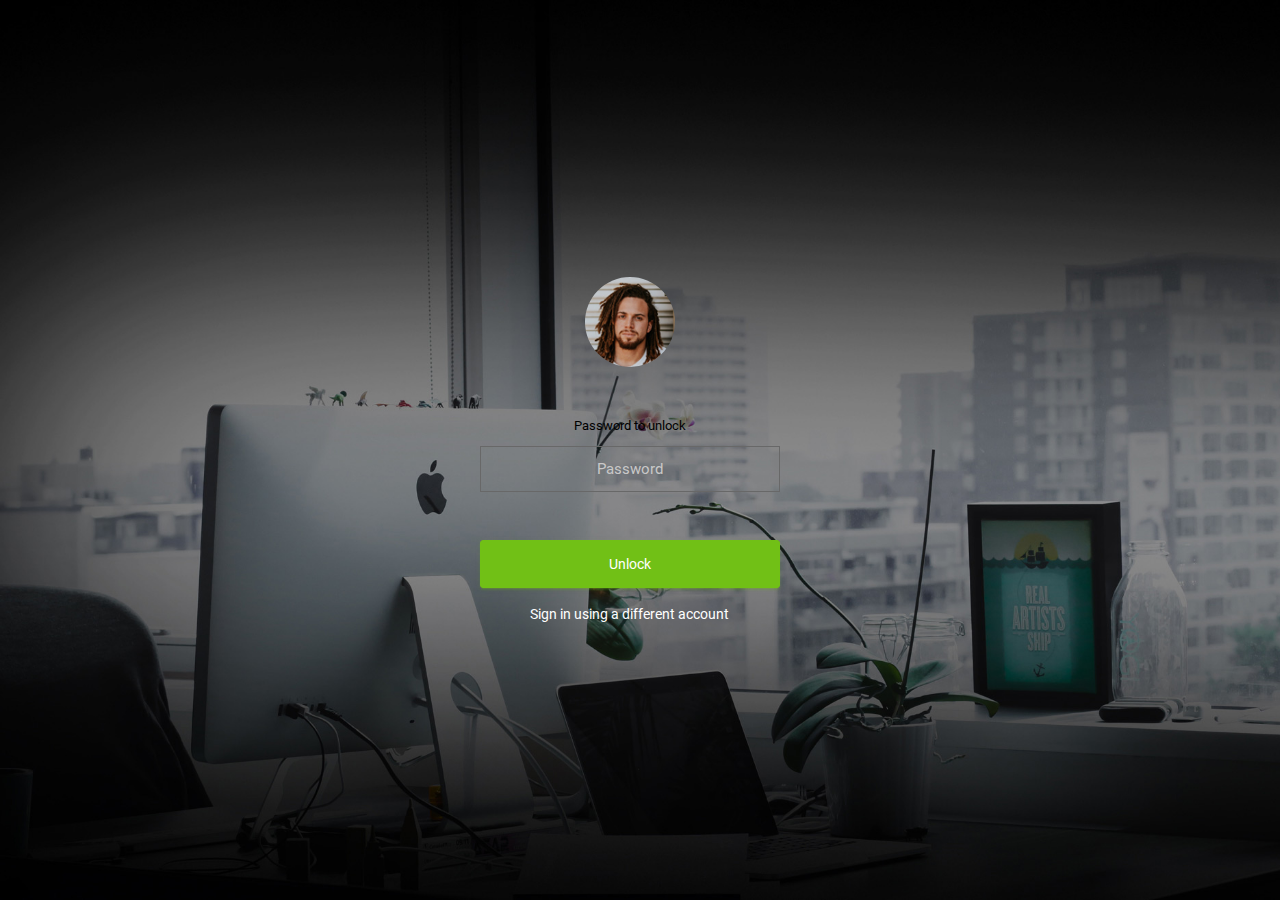
<file: sys-vendas/src/main/webapp/magestic/pages/samples/lock-screen.html>
<!DOCTYPE html>
<html lang="en">

<head>
  <!-- Required meta tags -->
  <meta charset="utf-8">
  <meta name="viewport" content="width=device-width, initial-scale=1, shrink-to-fit=no">
  <title>Majestic Admin</title>
  <!-- plugins:css -->
  <link rel="stylesheet" href="../../vendors/mdi/css/materialdesignicons.min.css">
  <link rel="stylesheet" href="../../vendors/base/vendor.bundle.base.css">
  <!-- endinject -->
  <!-- plugin css for this page -->
  <!-- End plugin css for this page -->
  <!-- inject:css -->
  <link rel="stylesheet" href="../../css/style.css">
  <!-- endinject -->
  <link rel="shortcut icon" href="../../images/favicon.png" />
</head>

<body>
  <div class="container-scroller">
    <div class="container-fluid page-body-wrapper full-page-wrapper">
      <div class="content-wrapper d-flex align-items-center auth lock-full-bg">
        <div class="row w-100">
          <div class="col-lg-4 mx-auto">
            <div class="auth-form-transparent text-left p-5 text-center">
              <img src="../../images/faces/face13.jpg" class="lock-profile-img" alt="img">
              <form class="pt-5">
                <div class="form-group">
                  <label for="examplePassword1">Password to unlock</label>
                  <input type="password" class="form-control text-center" id="examplePassword1" placeholder="Password">
                </div>
                <div class="mt-5">
                  <a class="btn btn-block btn-success btn-lg font-weight-medium" href="../../index.html">Unlock</a>
                </div>
                <div class="mt-3 text-center">
                  <a href="#" class="auth-link text-white">Sign in using a different account</a>
                </div>
              </form>
            </div>
          </div>
        </div>
      </div>
      <!-- content-wrapper ends -->
    </div>
    <!-- page-body-wrapper ends -->
  </div>
  <!-- container-scroller -->
  <!-- plugins:js -->
  <script src="../../vendors/base/vendor.bundle.base.js"></script>
  <!-- endinject -->
  <!-- inject:js -->
  <script src="../../js/off-canvas.js"></script>
  <script src="../../js/hoverable-collapse.js"></script>
  <script src="../../js/template.js"></script>
  <!-- endinject -->
</body>

</html>
</file>
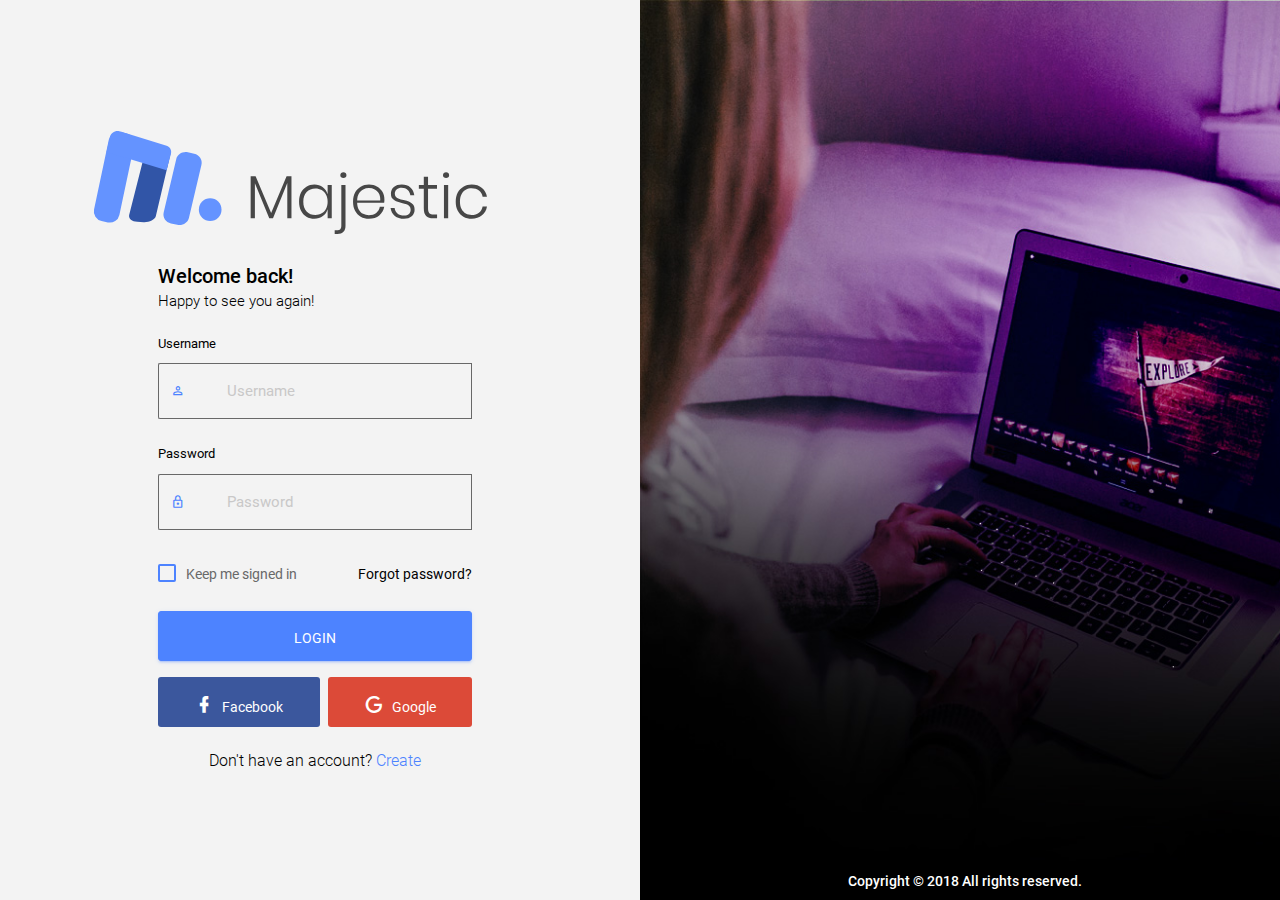
<file: sys-vendas/src/main/webapp/magestic/pages/samples/login-2.html>
<!DOCTYPE html>
<html lang="en">

<head>
  <!-- Required meta tags -->
  <meta charset="utf-8">
  <meta name="viewport" content="width=device-width, initial-scale=1, shrink-to-fit=no">
  <title>Majestic Admin</title>
  <!-- plugins:css -->
  <link rel="stylesheet" href="../../vendors/mdi/css/materialdesignicons.min.css">
  <link rel="stylesheet" href="../../vendors/base/vendor.bundle.base.css">
  <!-- endinject -->
  <!-- plugin css for this page -->
  <!-- End plugin css for this page -->
  <!-- inject:css -->
  <link rel="stylesheet" href="../../css/style.css">
  <!-- endinject -->
  <link rel="shortcut icon" href="../../images/favicon.png" />
</head>

<body>
  <div class="container-scroller">
    <div class="container-fluid page-body-wrapper full-page-wrapper">
      <div class="content-wrapper d-flex align-items-stretch auth auth-img-bg">
        <div class="row flex-grow">
          <div class="col-lg-6 d-flex align-items-center justify-content-center">
            <div class="auth-form-transparent text-left p-3">
              <div class="brand-logo">
                <img src="../../images/logo.svg" alt="logo">
              </div>
              <h4>Welcome back!</h4>
              <h6 class="font-weight-light">Happy to see you again!</h6>
              <form class="pt-3">
                <div class="form-group">
                  <label for="exampleInputEmail">Username</label>
                  <div class="input-group">
                    <div class="input-group-prepend bg-transparent">
                      <span class="input-group-text bg-transparent border-right-0">
                        <i class="mdi mdi-account-outline text-primary"></i>
                      </span>
                    </div>
                    <input type="text" class="form-control form-control-lg border-left-0" id="exampleInputEmail" placeholder="Username">
                  </div>
                </div>
                <div class="form-group">
                  <label for="exampleInputPassword">Password</label>
                  <div class="input-group">
                    <div class="input-group-prepend bg-transparent">
                      <span class="input-group-text bg-transparent border-right-0">
                        <i class="mdi mdi-lock-outline text-primary"></i>
                      </span>
                    </div>
                    <input type="password" class="form-control form-control-lg border-left-0" id="exampleInputPassword" placeholder="Password">                        
                  </div>
                </div>
                <div class="my-2 d-flex justify-content-between align-items-center">
                  <div class="form-check">
                    <label class="form-check-label text-muted">
                      <input type="checkbox" class="form-check-input">
                      Keep me signed in
                    </label>
                  </div>
                  <a href="#" class="auth-link text-black">Forgot password?</a>
                </div>
                <div class="my-3">
                  <a class="btn btn-block btn-primary btn-lg font-weight-medium auth-form-btn" href="../../index.html">LOGIN</a>
                </div>
                <div class="mb-2 d-flex">
                  <button type="button" class="btn btn-facebook auth-form-btn flex-grow mr-1">
                    <i class="mdi mdi-facebook mr-2"></i>Facebook
                  </button>
                  <button type="button" class="btn btn-google auth-form-btn flex-grow ml-1">
                    <i class="mdi mdi-google mr-2"></i>Google
                  </button>
                </div>
                <div class="text-center mt-4 font-weight-light">
                  Don't have an account? <a href="register-2.html" class="text-primary">Create</a>
                </div>
              </form>
            </div>
          </div>
          <div class="col-lg-6 login-half-bg d-flex flex-row">
            <p class="text-white font-weight-medium text-center flex-grow align-self-end">Copyright &copy; 2018  All rights reserved.</p>
          </div>
        </div>
      </div>
      <!-- content-wrapper ends -->
    </div>
    <!-- page-body-wrapper ends -->
  </div>
  <!-- container-scroller -->
  <!-- plugins:js -->
  <script src="../../vendors/base/vendor.bundle.base.js"></script>
  <!-- endinject -->
  <!-- inject:js -->
  <script src="../../js/off-canvas.js"></script>
  <script src="../../js/hoverable-collapse.js"></script>
  <script src="../../js/template.js"></script>
  <!-- endinject -->
</body>

</html>
</file>
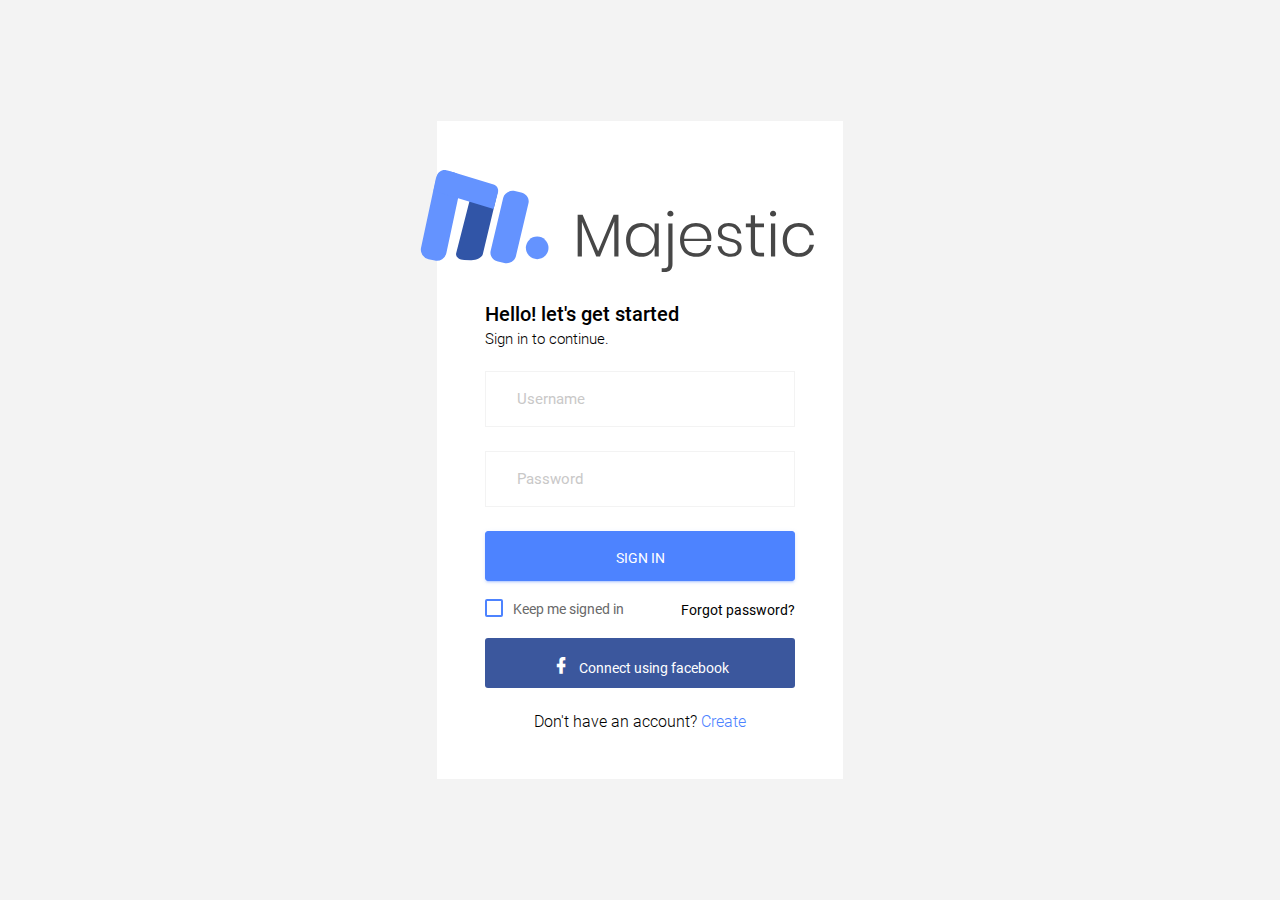
<file: sys-vendas/src/main/webapp/magestic/pages/samples/login.html>
<!DOCTYPE html>
<html lang="en">

<head>
  <!-- Required meta tags -->
  <meta charset="utf-8">
  <meta name="viewport" content="width=device-width, initial-scale=1, shrink-to-fit=no">
  <title>Majestic Admin</title>
  <!-- plugins:css -->
  <link rel="stylesheet" href="../../vendors/mdi/css/materialdesignicons.min.css">
  <link rel="stylesheet" href="../../vendors/base/vendor.bundle.base.css">
  <!-- endinject -->
  <!-- plugin css for this page -->
  <!-- End plugin css for this page -->
  <!-- inject:css -->
  <link rel="stylesheet" href="../../css/style.css">
  <!-- endinject -->
  <link rel="shortcut icon" href="../../images/favicon.png" />
</head>

<body>
  <div class="container-scroller">
    <div class="container-fluid page-body-wrapper full-page-wrapper">
      <div class="content-wrapper d-flex align-items-center auth px-0">
        <div class="row w-100 mx-0">
          <div class="col-lg-4 mx-auto">
            <div class="auth-form-light text-left py-5 px-4 px-sm-5">
              <div class="brand-logo">
                <img src="../../images/logo.svg" alt="logo">
              </div>
              <h4>Hello! let's get started</h4>
              <h6 class="font-weight-light">Sign in to continue.</h6>
              <form class="pt-3">
                <div class="form-group">
                  <input type="email" class="form-control form-control-lg" id="exampleInputEmail1" placeholder="Username">
                </div>
                <div class="form-group">
                  <input type="password" class="form-control form-control-lg" id="exampleInputPassword1" placeholder="Password">
                </div>
                <div class="mt-3">
                  <a class="btn btn-block btn-primary btn-lg font-weight-medium auth-form-btn" href="../../index.html">SIGN IN</a>
                </div>
                <div class="my-2 d-flex justify-content-between align-items-center">
                  <div class="form-check">
                    <label class="form-check-label text-muted">
                      <input type="checkbox" class="form-check-input">
                      Keep me signed in
                    </label>
                  </div>
                  <a href="#" class="auth-link text-black">Forgot password?</a>
                </div>
                <div class="mb-2">
                  <button type="button" class="btn btn-block btn-facebook auth-form-btn">
                    <i class="mdi mdi-facebook mr-2"></i>Connect using facebook
                  </button>
                </div>
                <div class="text-center mt-4 font-weight-light">
                  Don't have an account? <a href="register.html" class="text-primary">Create</a>
                </div>
              </form>
            </div>
          </div>
        </div>
      </div>
      <!-- content-wrapper ends -->
    </div>
    <!-- page-body-wrapper ends -->
  </div>
  <!-- container-scroller -->
  <!-- plugins:js -->
  <script src="../../vendors/base/vendor.bundle.base.js"></script>
  <!-- endinject -->
  <!-- inject:js -->
  <script src="../../js/off-canvas.js"></script>
  <script src="../../js/hoverable-collapse.js"></script>
  <script src="../../js/template.js"></script>
  <!-- endinject -->
</body>

</html>
</file>
<file: sys-vendas/src/main/webapp/magestic/vendors/base/vendor.bundle.base.css>
/*
 * Container style
 */
.ps {
  overflow: hidden !important;
  overflow-anchor: none;
  -ms-overflow-style: none;
  touch-action: auto;
  -ms-touch-action: auto;
}

/*
 * Scrollbar rail styles
 */
.ps__rail-x {
  display: none;
  opacity: 0;
  transition: background-color .2s linear, opacity .2s linear;
  -webkit-transition: background-color .2s linear, opacity .2s linear;
  height: 15px;
  /* there must be 'bottom' or 'top' for ps__rail-x */
  bottom: 0px;
  /* please don't change 'position' */
  position: absolute;
}

.ps__rail-y {
  display: none;
  opacity: 0;
  transition: background-color .2s linear, opacity .2s linear;
  -webkit-transition: background-color .2s linear, opacity .2s linear;
  width: 15px;
  /* there must be 'right' or 'left' for ps__rail-y */
  right: 0;
  /* please don't change 'position' */
  position: absolute;
}

.ps--active-x > .ps__rail-x,
.ps--active-y > .ps__rail-y {
  display: block;
  background-color: transparent;
}

.ps:hover > .ps__rail-x,
.ps:hover > .ps__rail-y,
.ps--focus > .ps__rail-x,
.ps--focus > .ps__rail-y,
.ps--scrolling-x > .ps__rail-x,
.ps--scrolling-y > .ps__rail-y {
  opacity: 0.6;
}

.ps__rail-x:hover,
.ps__rail-y:hover,
.ps__rail-x:focus,
.ps__rail-y:focus {
  background-color: #eee;
  opacity: 0.9;
}

/*
 * Scrollbar thumb styles
 */
.ps__thumb-x {
  background-color: #aaa;
  border-radius: 6px;
  transition: background-color .2s linear, height .2s ease-in-out;
  -webkit-transition: background-color .2s linear, height .2s ease-in-out;
  height: 6px;
  /* there must be 'bottom' for ps__thumb-x */
  bottom: 2px;
  /* please don't change 'position' */
  position: absolute;
}

.ps__thumb-y {
  background-color: #aaa;
  border-radius: 6px;
  transition: background-color .2s linear, width .2s ease-in-out;
  -webkit-transition: background-color .2s linear, width .2s ease-in-out;
  width: 6px;
  /* there must be 'right' for ps__thumb-y */
  right: 2px;
  /* please don't change 'position' */
  position: absolute;
}

.ps__rail-x:hover > .ps__thumb-x,
.ps__rail-x:focus > .ps__thumb-x {
  background-color: #999;
  height: 11px;
}

.ps__rail-y:hover > .ps__thumb-y,
.ps__rail-y:focus > .ps__thumb-y {
  background-color: #999;
  width: 11px;
}

/* MS supports */
@supports (-ms-overflow-style: none) {
  .ps {
    overflow: auto !important;
  }
}

@media screen and (-ms-high-contrast: active), (-ms-high-contrast: none) {
  .ps {
    overflow: auto !important;
  }
}
</file>
